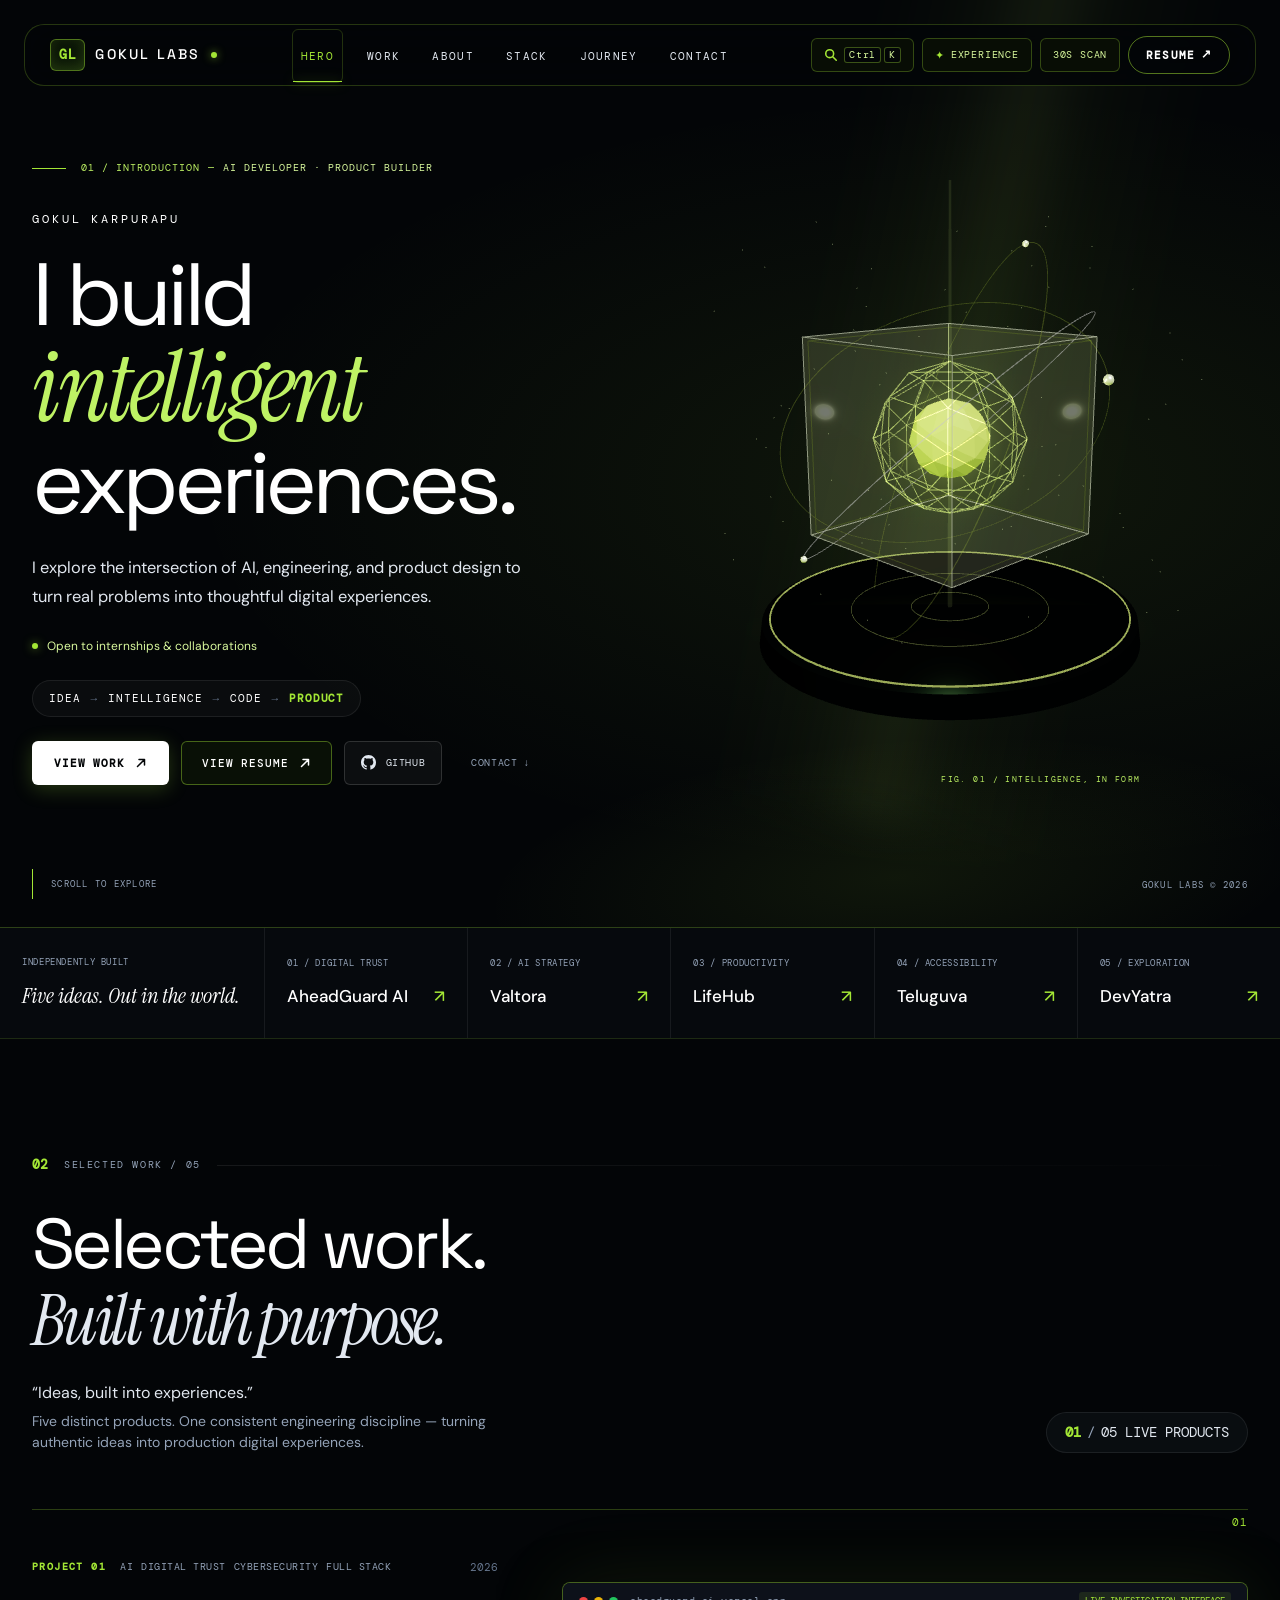
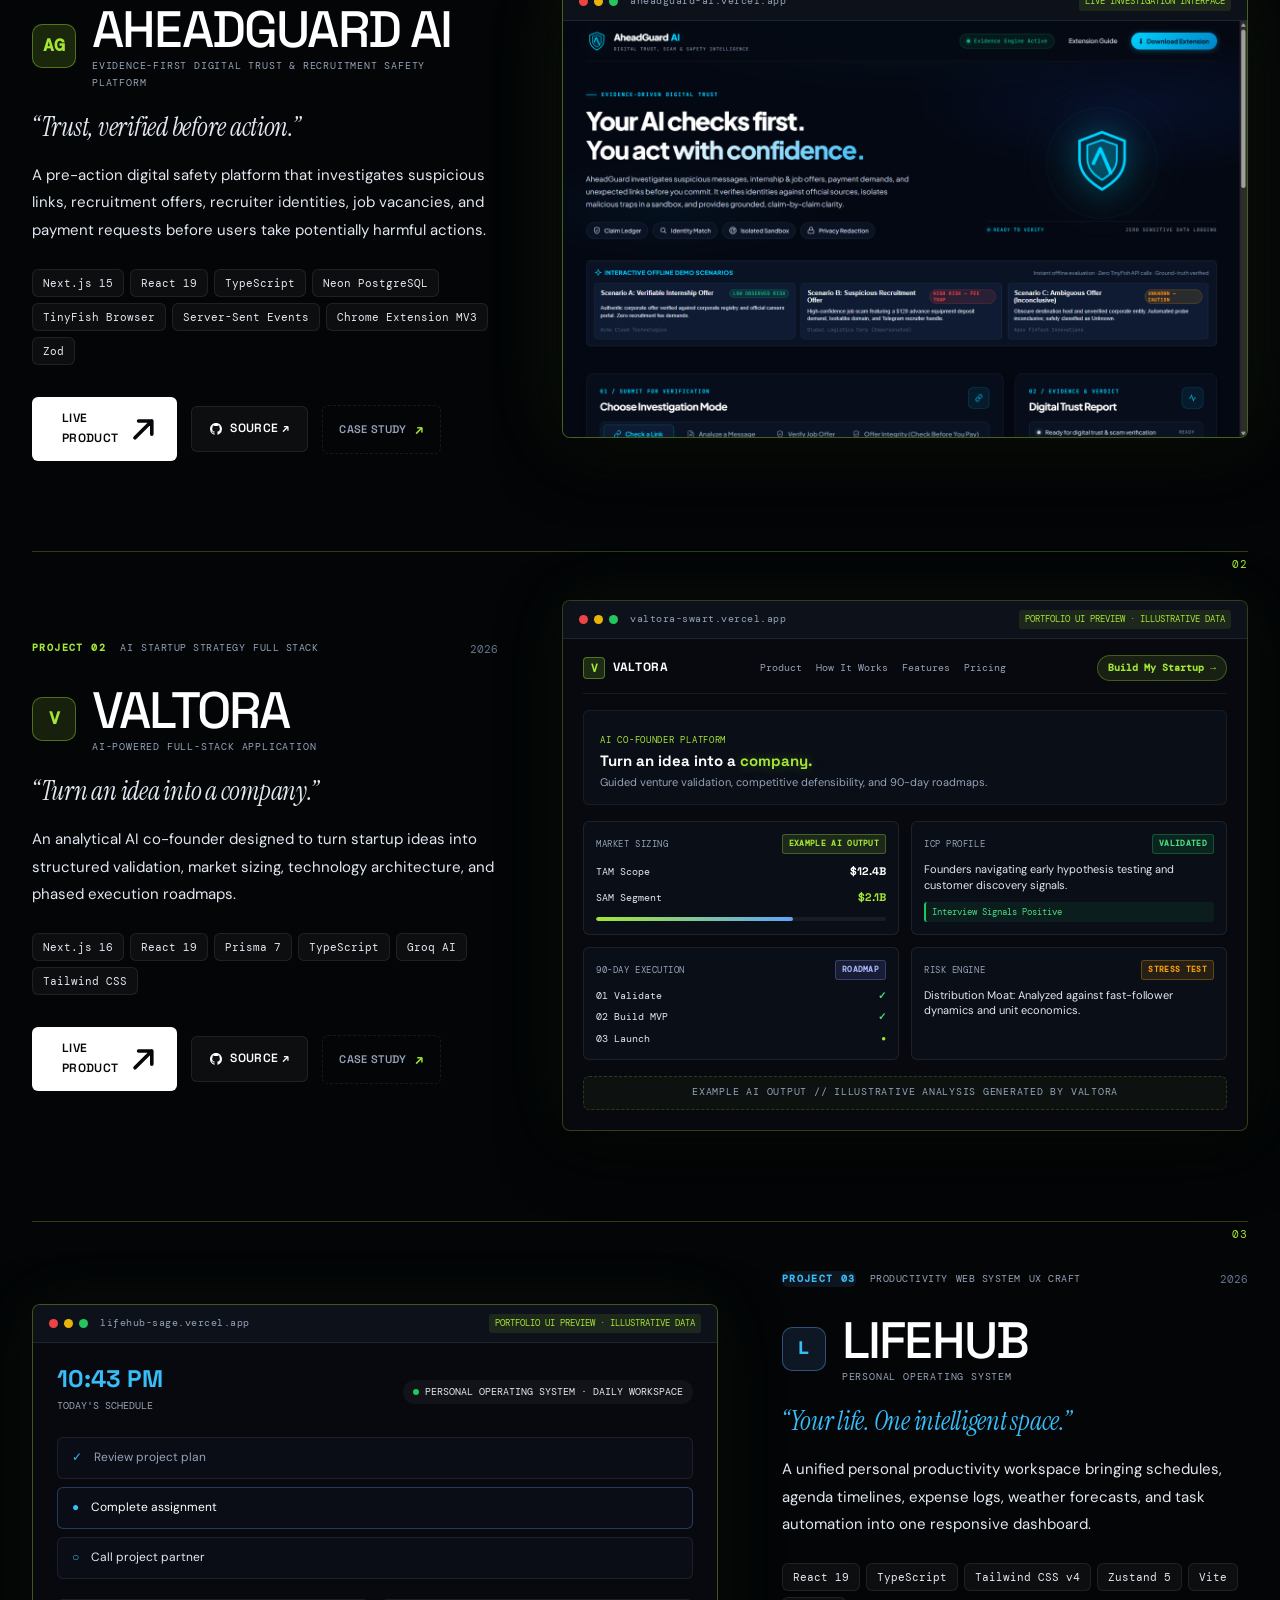
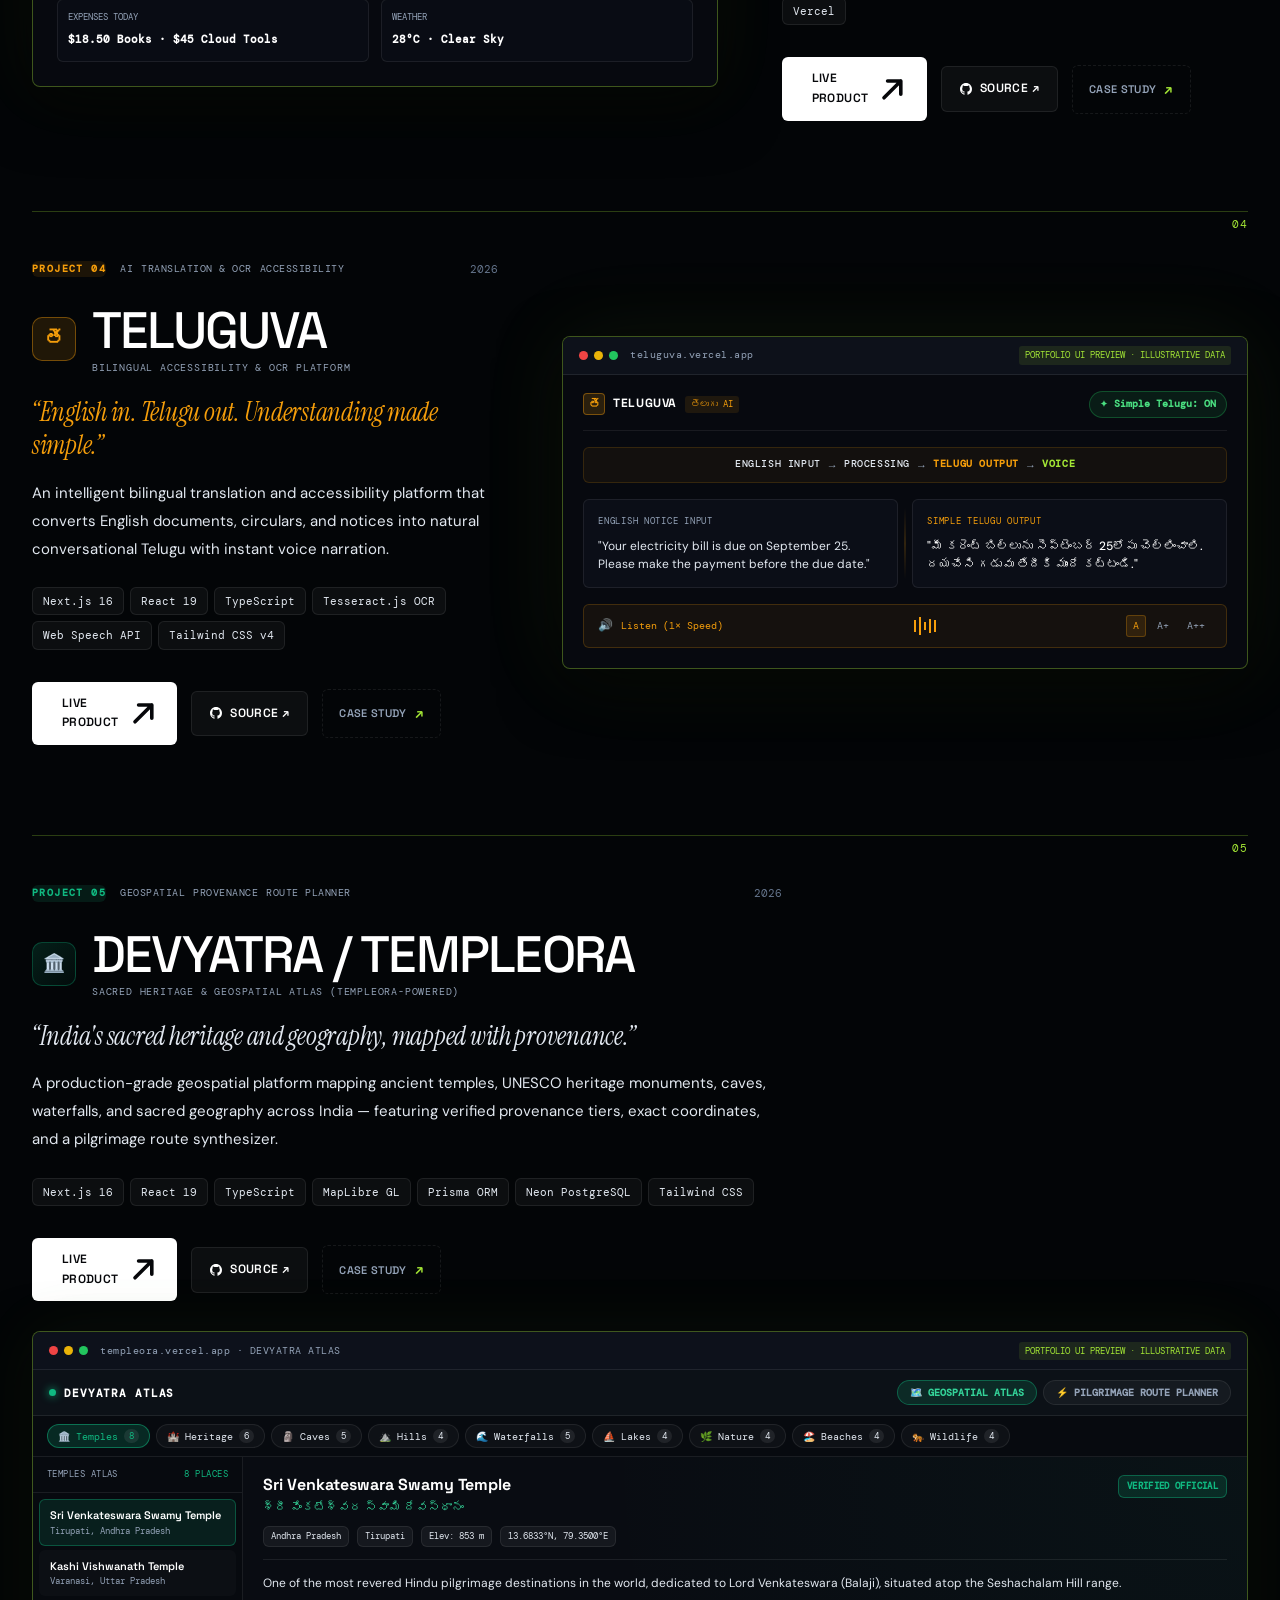
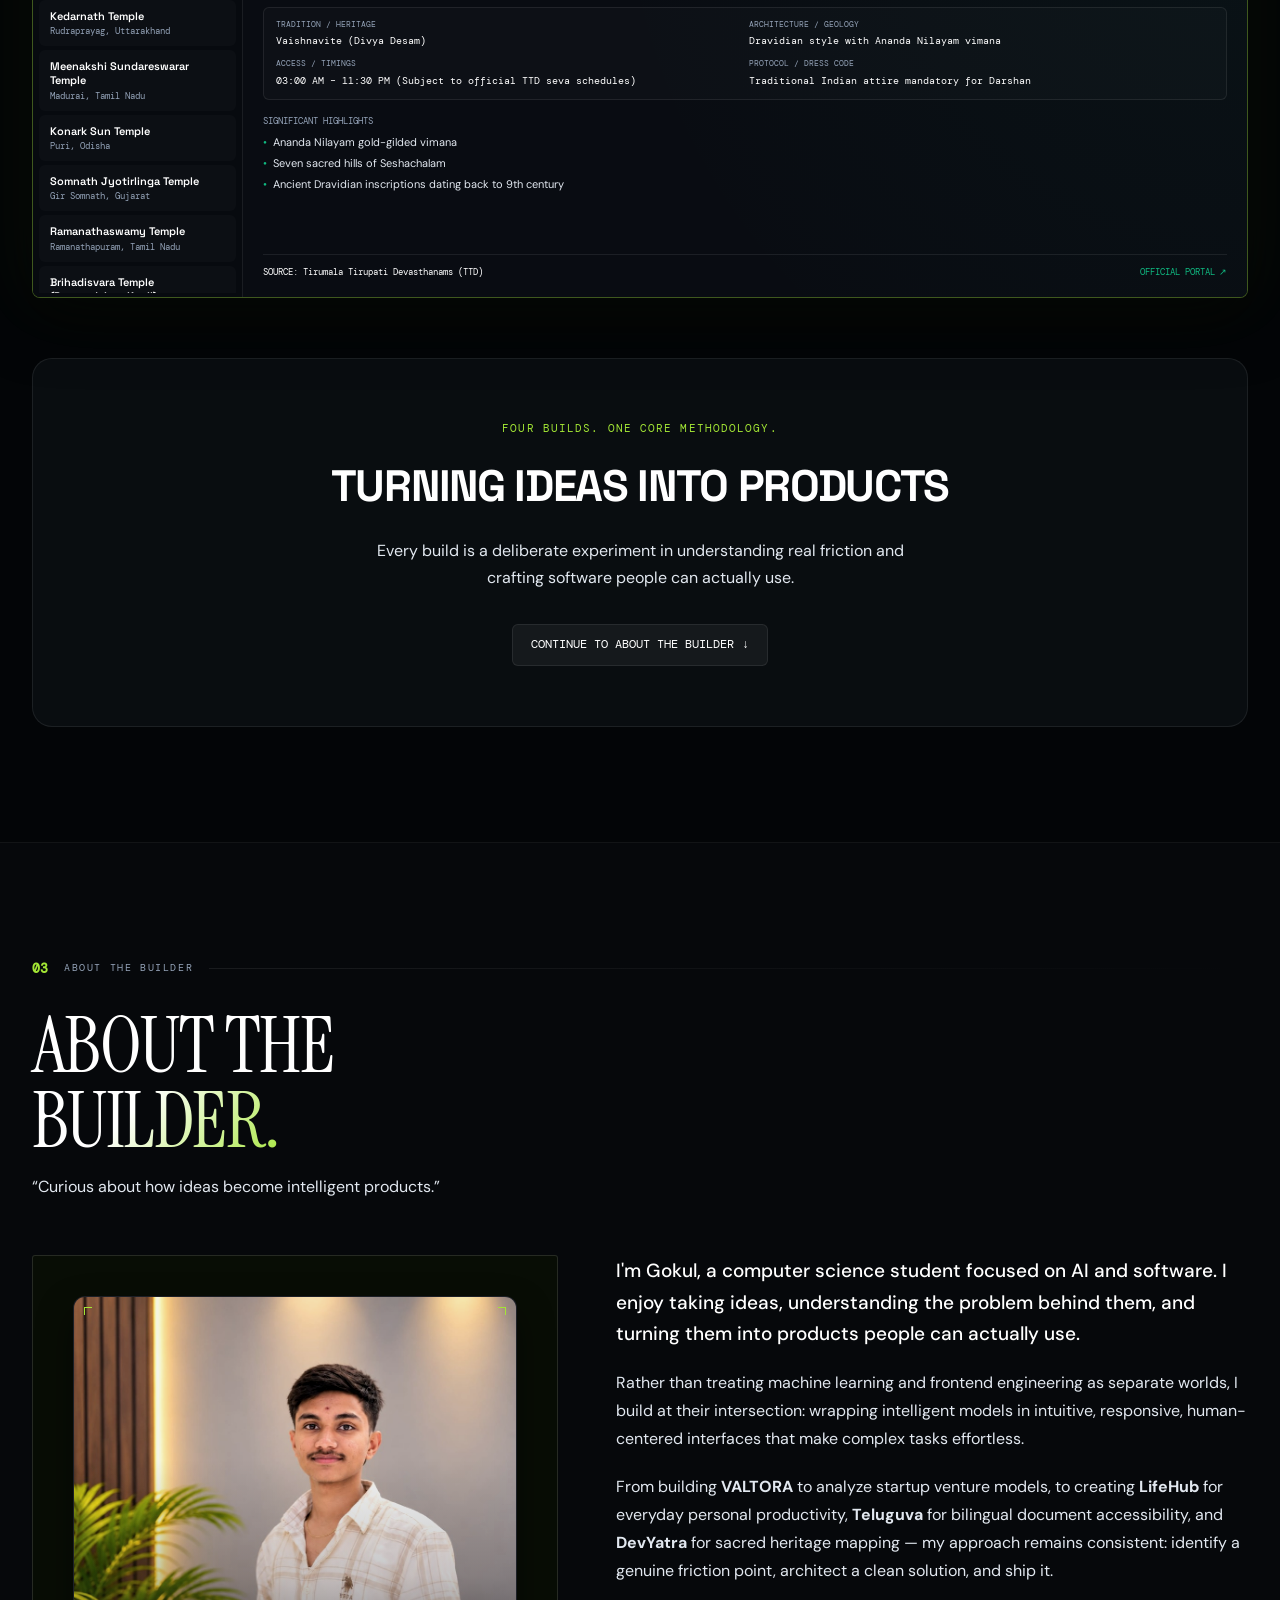
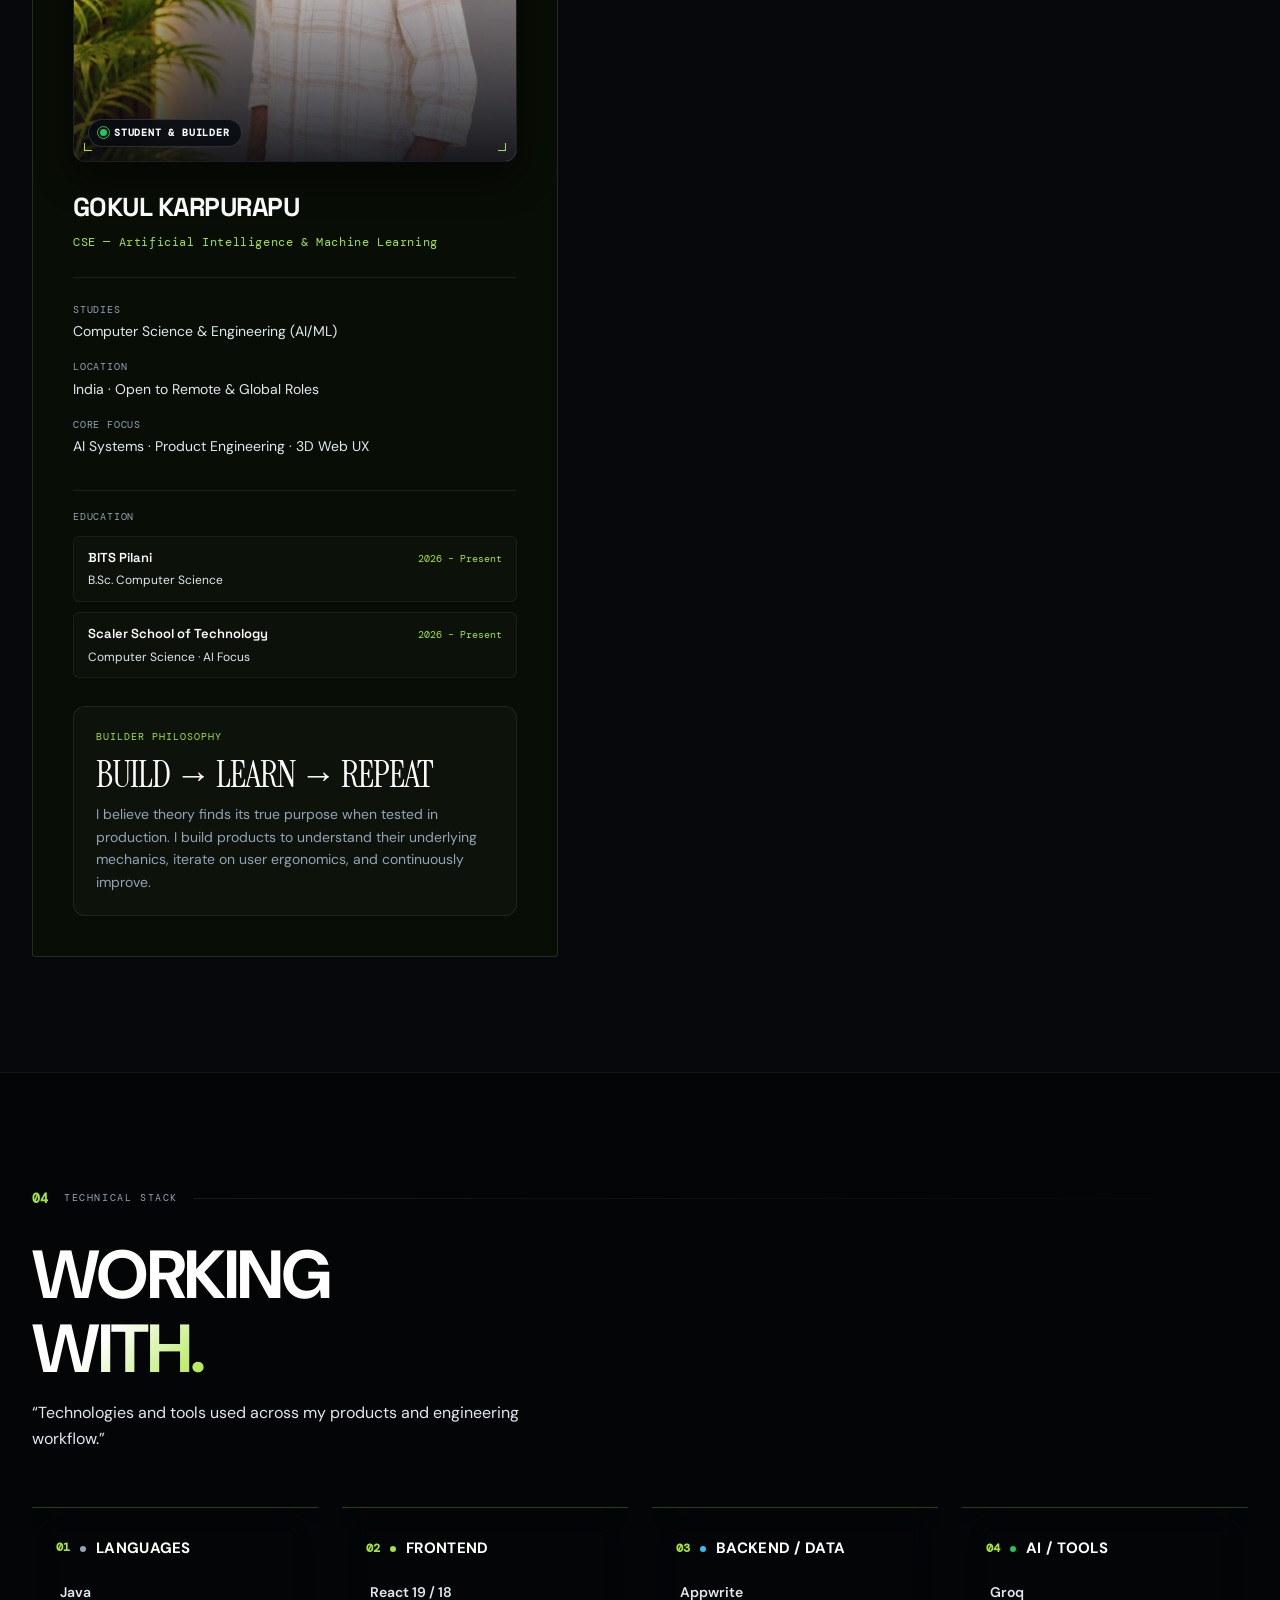
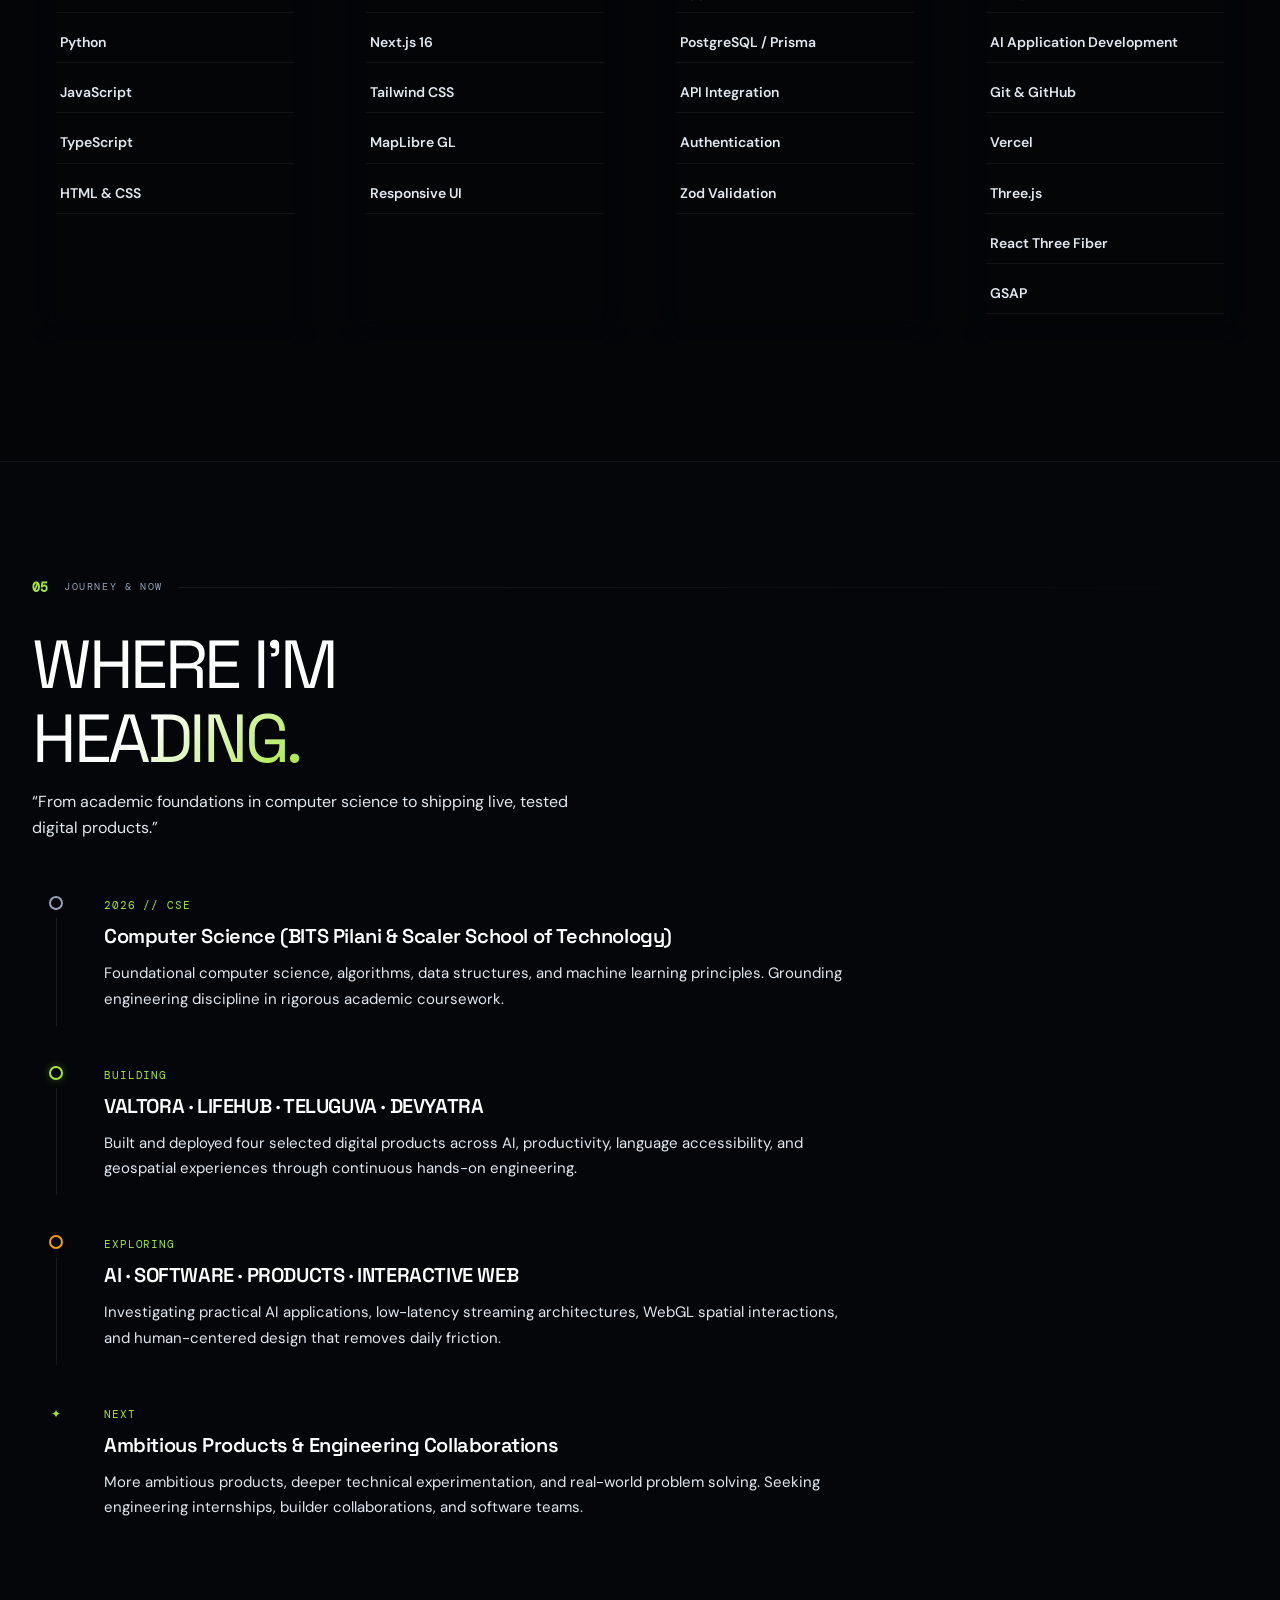
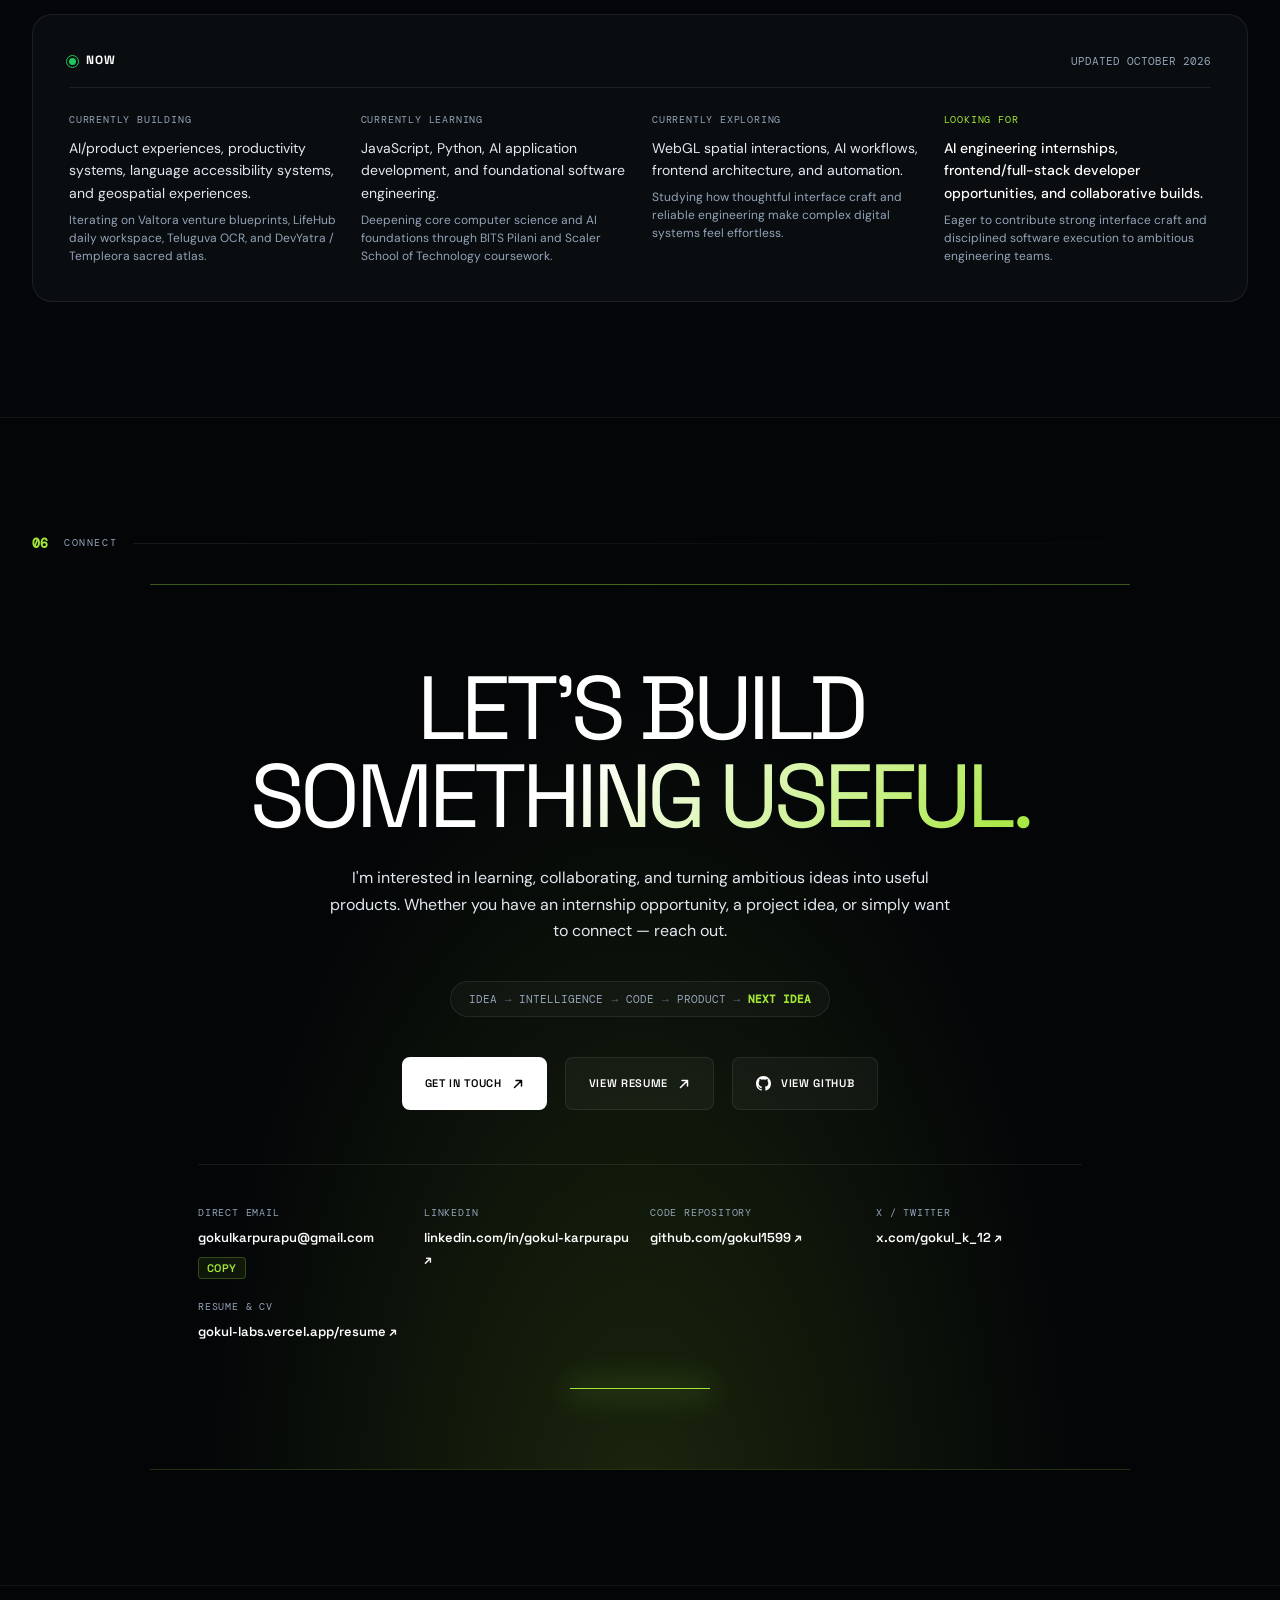
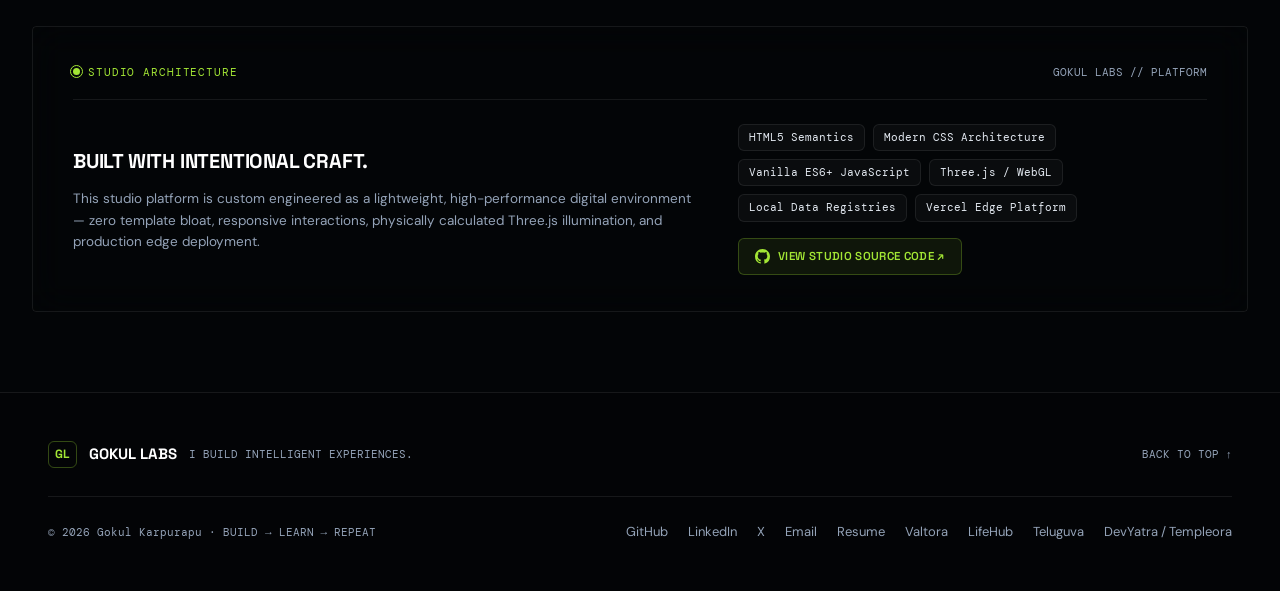
<file: index.html>
<!DOCTYPE html>
<html lang="en">
<head>
  <meta charset="UTF-8">
  <meta name="viewport" content="width=device-width, initial-scale=1.0">
  
  <!-- Primary SEO Metadata -->
  <title>Gokul Karpurapu — AI Developer &amp; Product Builder</title>
  <meta name="title" content="Gokul Karpurapu — AI Developer &amp; Product Builder">
  <meta name="description" content="Gokul Karpurapu is a CSE student focused on AI, software and product building, creating intelligent digital experiences and real-world products including AheadGuard AI, VALTORA, LifeHub, Teluguva, and DevYatra.">
  <meta name="keywords" content="Gokul Karpurapu, Gokul Labs, AI Developer, Product Builder, Software Engineer, AheadGuard AI, VALTORA, LifeHub, Teluguva, DevYatra, Digital Trust, BITS Pilani, Scaler School of Technology">
  <meta name="author" content="Gokul Karpurapu">
  <meta name="theme-color" content="#030507">
  <link rel="canonical" href="https://gokul-labs.vercel.app">

  <!-- Open Graph / Facebook / LinkedIn -->
  <meta property="og:type" content="website">
  <meta property="og:url" content="https://gokul-labs.vercel.app">
  <meta property="og:title" content="Gokul Karpurapu — AI Developer &amp; Product Builder">
  <meta property="og:description" content="I build software and digital products while exploring AI, engineering, and real-world problem solving. Creator of AheadGuard AI, VALTORA, LifeHub, Teluguva, and DevYatra.">
  <meta property="og:site_name" content="GOKUL LABS">
  
  <!-- Twitter Cards -->
  <meta name="twitter:card" content="summary_large_image">
  <meta name="twitter:site" content="@gokul_k_12">
  <meta name="twitter:creator" content="@gokul_k_12">
  <meta name="twitter:url" content="https://gokul-labs.vercel.app">
  <meta name="twitter:title" content="Gokul Karpurapu — AI Developer &amp; Product Builder">
  <meta name="twitter:description" content="I build software and digital products while exploring AI, engineering, and real-world problem solving. Creator of AheadGuard AI, VALTORA, LifeHub, Teluguva, and DevYatra.">

  <!-- Modern Vector Favicon -->
  <link rel="icon" type="image/svg+xml" href="favicon.svg">

  <!-- Editorial Typography Matrix: Space Grotesk, Sora, Instrument Serif, IBM Plex Mono, Manrope, DM Sans, DM Mono -->
  <link rel="preconnect" href="https://fonts.googleapis.com">
  <link rel="preconnect" href="https://fonts.gstatic.com" crossorigin>
  <link href="https://fonts.googleapis.com/css2?family=DM+Mono:ital,wght@0,400;0,500;1,400&family=DM+Sans:ital,opsz,wght@0,9..40,400..700;1,9..40,400&family=Instrument+Serif:ital@0;1&family=Space+Grotesk:wght@400;500;600;700&display=swap" rel="stylesheet">
  
  <!-- Core Stylesheet -->
  <link rel="stylesheet" href="style.css">
  <link rel="stylesheet" href="premium.css">
  <link rel="stylesheet" href="cinematic.css">

  <!-- Structured Data / JSON-LD -->
  <script type="application/ld+json">
  {
    "@context": "https://schema.org",
    "@graph": [
      {
        "@type": "Person",
        "@id": "https://gokul-labs.vercel.app/#person",
        "name": "Gokul Karpurapu",
        "jobTitle": "AI Developer · Product Builder",
        "url": "https://gokul-labs.vercel.app",
        "email": "mailto:gokulkarpurapu@gmail.com",
        "sameAs": [
          "https://x.com/gokul_k_12",
          "https://github.com/gokul1599",
          "https://www.linkedin.com/in/gokul-karpurapu-8b234141b/"
        ],
        "knowsAbout": [
          "Artificial Intelligence",
          "Product Engineering",
          "Full-Stack Web Development",
          "Prompt Engineering",
          "Three.js",
          "React",
          "Next.js"
        ],
        "alumniOf": [
          {
            "@type": "EducationalOrganization",
            "name": "BITS Pilani"
          },
          {
            "@type": "EducationalOrganization",
            "name": "Scaler School of Technology"
          }
        ]
      },
      {
        "@type": "WebSite",
        "@id": "https://gokul-labs.vercel.app/#website",
        "url": "https://gokul-labs.vercel.app",
        "name": "GOKUL LABS",
        "publisher": {
          "@id": "https://gokul-labs.vercel.app/#person"
        }
      }
    ]
  }
  </script>
</head>
<body class="theme-dark">
  <!-- Skip Link for Accessibility -->
  <a href="#main-content" class="skip-link">Skip to main content</a>

  <!-- Scroll Progress Indicator -->
  <div id="scroll-progress" aria-hidden="true"></div>

  <!-- Ambient Light Bloom & Noise Overlay -->
  <div class="ambient-light-bloom" aria-hidden="true"></div>
  <div class="noise-overlay" aria-hidden="true"></div>

  <!-- HEADER & PRIMARY NAVIGATION (Desktop + Mobile) -->
  <header class="site-header" id="navbar">
    <div class="header-inner">
      <!-- Brand Signature -->
      <a href="#hero" class="brand-signature" aria-label="Gokul Labs Home">
        <span class="brand-monogram">GL</span>
        <span class="brand-title">GOKUL LABS</span>
        <span class="brand-status-dot" title="Available for internships &amp; collaborations" aria-hidden="true"></span>
      </a>

      <!-- Desktop Navigation Menu -->
      <nav class="nav-desktop" id="nav-desktop" aria-label="Primary Navigation">
        <ul class="nav-list">
          <li><a href="#hero" class="nav-link active" data-nav="hero">HERO</a></li>
          <li><a href="#work" class="nav-link" data-nav="work">WORK</a></li>
          <li><a href="#about" class="nav-link" data-nav="about">ABOUT</a></li>
          <li><a href="#stack" class="nav-link" data-nav="stack">STACK</a></li>
          <li><a href="#journey" class="nav-link" data-nav="journey">JOURNEY</a></li>
          <li><a href="#contact" class="nav-link" data-nav="contact">CONTACT</a></li>
        </ul>
      </nav>

      <!-- Header Utilities -->
      <div class="header-actions">
        <!-- Command Palette Trigger (Cmd+K / Ctrl+K) -->
        <button class="cmd-trigger-btn magnetic-btn" id="cmd-trigger-btn" aria-label="Open Command Palette (Ctrl+K)" title="Command Palette (Ctrl+K / ⌘K)">
          <span class="cmd-icon-svg">
            <svg viewBox="0 0 16 16" fill="none" stroke="currentColor" stroke-width="1.8" aria-hidden="true">
              <circle cx="6.5" cy="6.5" r="4.5"/>
              <path d="M10 10l4 4" stroke-linecap="round"/>
            </svg>
          </span>
          <span class="cmd-kbd-badge" id="cmd-kbd-badge"><kbd id="cmd-key-symbol">Ctrl</kbd><kbd>K</kbd></span>
        </button>

        <!-- Experience Mode / Read Mode Toggle -->
        <button class="mode-toggle-btn magnetic-btn" id="mode-toggle-btn" aria-label="Toggle Experience Mode / Read Mode" title="Toggle Experience Mode / Minimal Read Mode">
          <span class="mode-sparkle">✦</span>
          <span class="mode-label" id="mode-label">EXPERIENCE</span>
        </button>

        <!-- Recruiter 30s Quick View Trigger -->
        <button class="recruiter-quick-btn magnetic-btn" id="recruiter-quick-btn" aria-label="Recruiter 30-second executive summary">
          <span>30S SCAN</span>
        </button>

        <a href="assets/resume/resume.html" target="_blank" rel="noopener noreferrer" class="header-resume-btn magnetic-btn" aria-label="View Gokul's Resume">
          <span>RESUME</span>
          <span class="btn-arr-icon">↗</span>
        </a>

        <div class="available-badge">
          <span class="pulse-beacon"></span>
          <span class="badge-label">AVAILABLE FOR OPPORTUNITIES</span>
        </div>

        <!-- Mobile Menu Toggle Button -->
        <button class="mobile-menu-btn" id="menu-btn" aria-label="Toggle navigation menu" aria-expanded="false" aria-controls="mobile-nav">
          <span class="menu-bar"></span>
          <span class="menu-bar"></span>
        </button>
      </div>
    </div>

    <!-- Mobile Navigation Drawer -->
    <div class="mobile-nav-drawer" id="mobile-nav" aria-hidden="true">
      <div class="mobile-drawer-content">
        <div class="mobile-drawer-meta">
          <span class="drawer-kicker">GOKUL LABS</span>
        </div>
        <ul class="mobile-nav-list">
          <li><a href="#hero" class="mobile-nav-link" data-nav="hero"><span class="m-num">01</span><span class="m-text">HERO</span></a></li>
          <li><a href="#work" class="mobile-nav-link" data-nav="work"><span class="m-num">02</span><span class="m-text">SELECTED WORK</span></a></li>
          <li><a href="#about" class="mobile-nav-link" data-nav="about"><span class="m-num">03</span><span class="m-text">ABOUT THE BUILDER</span></a></li>
          <li><a href="#stack" class="mobile-nav-link" data-nav="stack"><span class="m-num">04</span><span class="m-text">STACK</span></a></li>
          <li><a href="#journey" class="mobile-nav-link" data-nav="journey"><span class="m-num">05</span><span class="m-text">JOURNEY &amp; NOW</span></a></li>
          <li><a href="#contact" class="mobile-nav-link" data-nav="contact"><span class="m-num">06</span><span class="m-text">CONTACT</span></a></li>
        </ul>
        <div class="mobile-drawer-utilities">
          <button type="button" class="mobile-util-btn" id="m-btn-cmd">
            <svg viewBox="0 0 16 16" fill="none" stroke="currentColor" stroke-width="1.8" aria-hidden="true" width="13" height="13"><circle cx="6.5" cy="6.5" r="4.5"/><path d="M10 10l4 4" stroke-linecap="round"/></svg>
            <span>COMMAND PALETTE (CTRL+K)</span>
          </button>
          <button type="button" class="mobile-util-btn" id="m-btn-recruiter">
            <span>⚡ RECRUITER 30S SCAN</span>
          </button>
          <button type="button" class="mobile-util-btn" id="m-btn-mode">
            <span>✦ TOGGLE EXPERIENCE / READ MODE</span>
          </button>
        </div>
        <div class="mobile-drawer-footer">
          <div class="drawer-external-links">
            <a href="assets/resume/resume.html" target="_blank" rel="noopener noreferrer">RESUME ↗</a>
            <a href="https://www.linkedin.com/in/gokul-karpurapu-8b234141b/" target="_blank" rel="noopener noreferrer">LINKEDIN ↗</a>
            <a href="https://github.com/gokul1599" target="_blank" rel="noopener noreferrer">GITHUB ↗</a>
            <a href="https://x.com/gokul_k_12" target="_blank" rel="noopener noreferrer">X ↗</a>
            <a href="mailto:gokulkarpurapu@gmail.com">EMAIL ↗</a>
          </div>
        </div>
      </div>
    </div>
  </header>

  <!-- MAIN VIEWPORT CONTENT -->
  <main id="main-content">

    <!-- ============================================================
         SECTION 01: HERO — THE LIVING DIGITAL ARCHITECTURE
         ============================================================ -->
    <section class="section-hero" id="hero" aria-label="Introduction">
      <div class="hero-container">
        <!-- Hero Left Column: Editorial Typography Dominance -->
        <div class="hero-text-pane">
          <!-- Subtle Editorial Kicker -->
          <div class="hero-meta-kicker reveal">
            <span class="section-idx">01 / INTRODUCTION</span>
            <span class="meta-separator">—</span>
            <span class="hero-badge">AI DEVELOPER · PRODUCT BUILDER</span>
          </div>

          <!-- Creator Identity -->
          <h2 class="hero-creator-name reveal">
            GOKUL KARPURAPU
          </h2>

          <!-- Main Core Statement (Huge Editorial Scale) -->
          <h1 class="hero-headline reveal">
            <span>I build</span><br>
            <span class="headline-gradient">intelligent</span><br>
            <span>experiences.</span>
          </h1>

          <!-- Concise Supporting Copy -->
          <p class="hero-subtext reveal">
            I explore the intersection of AI, engineering, and product design to turn real problems into thoughtful digital experiences.
          </p>

          <p class="studio-availability"><span aria-hidden="true"></span>Open to internships &amp; collaborations</p>

          <!-- Core Transformation Sequence Pill -->
          <div class="hero-doctrine-strip reveal" aria-label="Brand narrative transformation">
            <span class="doctrine-node active">IDEA</span>
            <span class="doctrine-arrow">→</span>
            <span class="doctrine-node active">INTELLIGENCE</span>
            <span class="doctrine-arrow">→</span>
            <span class="doctrine-node active">CODE</span>
            <span class="doctrine-arrow">→</span>
            <span class="doctrine-node active highlight">PRODUCT</span>
          </div>

          <!-- Hero Action CTAs -->
          <div class="hero-cta-group reveal">
            <a href="#work" class="btn-primary magnetic-btn">
              <span>VIEW WORK</span>
              <svg viewBox="0 0 12 12" fill="none" class="btn-icon" aria-hidden="true">
                <path d="M2.5 9.5L9.5 2.5M9.5 2.5H4M9.5 2.5V8" stroke="currentColor" stroke-width="1.5" stroke-linecap="round" stroke-linejoin="round"/>
              </svg>
            </a>

            <a href="assets/resume/resume.html" target="_blank" rel="noopener noreferrer" class="btn-secondary btn-resume-cta magnetic-btn">
              <span>VIEW RESUME</span>
              <svg viewBox="0 0 12 12" fill="none" class="btn-icon" aria-hidden="true">
                <path d="M2.5 9.5L9.5 2.5M9.5 2.5H4M9.5 2.5V8" stroke="currentColor" stroke-width="1.5" stroke-linecap="round" stroke-linejoin="round"/>
              </svg>
            </a>

            <a href="https://github.com/gokul1599" target="_blank" rel="noopener noreferrer" class="btn-secondary btn-github-cta magnetic-btn">
              <svg viewBox="0 0 16 16" fill="currentColor" class="gh-icon" aria-hidden="true">
                <path d="M8 0C3.58 0 0 3.58 0 8a8.01 8.01 0 005.47 7.59c.4.07.55-.17.55-.38 0-.19-.01-.82-.01-1.49-2.01.37-2.53-.49-2.69-.94-.09-.23-.48-.94-.82-1.13-.28-.15-.68-.52-.01-.53.63-.01 1.08.58 1.23.82.72 1.21 1.87.87 2.33.66.07-.52.28-.87.51-1.07-1.78-.2-3.64-.89-3.64-3.95 0-.87.31-1.59.82-2.15-.08-.2-.36-1.02.08-2.12 0 0 .67-.21 2.2.82.64-.18 1.32-.27 2-.27.68 0 1.36.09 2 .27 1.53-1.04 2.2-.82 2.2-.82.44 1.1.16 1.92.08 2.12.51.56.82 1.27.82 2.15 0 3.07-1.87 3.75-3.65 3.95.29.25.54.73.54 1.48 0 1.07-.01 1.93-.01 2.2 0 .21.15.46.55.38A8.01 8.01 0 0016 8c0-4.42-3.58-8-8-8z"/>
              </svg>
              <span>GITHUB</span>
            </a>

            <a href="#contact" class="btn-tertiary btn-contact-cta">
              <span>CONTACT</span>
              <span class="arrow-down">↓</span>
            </a>
          </div>
        </div>

        <!-- Hero Right Column: Spatial Zone for 3D Living Digital Artifact -->
        <div class="hero-artifact-hud" id="hero-artifact-hud" role="img" aria-label="A floating crystalline cube with a luminous AI core and orbital rings above a lit pedestal">
          <img class="crystal-fallback webgl-fallback-emblem" id="crystal-fallback" src="assets/crystal-fallback.svg" alt="" width="640" height="660" aria-hidden="true">
          <canvas id="webgl-canvas" aria-hidden="true"></canvas>
          <span class="artifact-caption" aria-hidden="true"><span>FIG. 01 / INTELLIGENCE, IN FORM</span><span>Ideas, taking shape.</span></span>
        </div>
      </div>

      <!-- Hero Bottom Editorial Status Bar -->
      <div class="hero-bottom-bar">
        <div class="bar-left">
          <span class="bar-diamond">◆</span>
          <span class="bar-tag">SCROLL TO EXPLORE</span>
        </div>
        <div class="bar-center">
          <span class="bar-scroll-text">SCROLL TO EXPLORE</span>
          <span class="bar-scroll-line"></span>
        </div>
        <div class="bar-right">
          <span class="bar-date">GOKUL LABS © 2026</span>
        </div>
      </div>
    </section>


    <!-- ============================================================
         SECTION 02: SELECTED WORK (CINEMATIC PROJECT SEQUENCE)
         ============================================================ -->
    <nav class="selected-index" aria-label="Selected project index">
      <div class="index-intro"><span>INDEPENDENTLY BUILT</span><strong>Five ideas. Out in the world.</strong></div>
      <a href="#project-aheadguard"><span>01 / DIGITAL TRUST</span><strong>AheadGuard AI <span aria-hidden="true">↗</span></strong></a>
      <a href="#project-valtora"><span>02 / AI STRATEGY</span><strong>Valtora <span aria-hidden="true">↗</span></strong></a>
      <a href="#project-lifehub"><span>03 / PRODUCTIVITY</span><strong>LifeHub <span aria-hidden="true">↗</span></strong></a>
      <a href="#project-teluguva"><span>04 / ACCESSIBILITY</span><strong>Teluguva <span aria-hidden="true">↗</span></strong></a>
      <a href="#project-devyatra"><span>05 / EXPLORATION</span><strong>DevYatra <span aria-hidden="true">↗</span></strong></a>
    </nav>

    <section class="section-wrapper" id="work" aria-label="Selected Projects">
      <div class="section-container">
        <!-- Section Header Meta -->
        <div class="section-header-meta reveal">
          <span class="section-number">02</span>
          <span class="section-tag">SELECTED WORK / 05</span>
          <span class="section-line"></span>
        </div>

        <!-- Section Title Row -->
        <div class="section-title-row reveal">
          <div class="title-col">
            <h2 class="section-heading">Selected work.<br><span class="gradient-text">Built with purpose.</span></h2>
            <p class="section-subtext">
              “Ideas, built into experiences.”
            </p>
            <p class="section-subtext-detail" style="font-size: 14px; color: var(--text-muted); margin-top: 6px; line-height: 1.5;">
              Five distinct products. One consistent engineering discipline — turning authentic ideas into production digital experiences.
            </p>
          </div>
          <div class="work-counter-pill">
            <span class="counter-active" id="work-active-indicator">01</span>
            <span class="counter-divider">/</span>
            <span class="counter-total">05 LIVE PRODUCTS</span>
          </div>
        </div>

        <!-- Desktop Vertical Project Navigator Dock -->
        <aside class="project-nav-dock" id="project-nav-dock" aria-label="Project Quick Navigator">
          <div class="nav-dock-track">
            <div class="nav-dock-indicator" id="nav-dock-indicator"></div>
            <a href="#project-aheadguard" class="nav-dock-item active" data-project="aheadguard" title="Project 01: AHEADGUARD AI">
              <span class="dock-num">01</span>
              <span class="dock-name">AHEADGUARD</span>
            </a>
            <a href="#project-valtora" class="nav-dock-item" data-project="valtora" title="Project 02: VALTORA">
              <span class="dock-num">02</span>
              <span class="dock-name">VALTORA</span>
            </a>
            <a href="#project-lifehub" class="nav-dock-item" data-project="lifehub" title="Project 03: LIFEHUB">
              <span class="dock-num">03</span>
              <span class="dock-name">LIFEHUB</span>
            </a>
            <a href="#project-teluguva" class="nav-dock-item" data-project="teluguva" title="Project 04: TELUGUVA">
              <span class="dock-num">04</span>
              <span class="dock-name">TELUGUVA</span>
            </a>
            <a href="#project-devyatra" class="nav-dock-item" data-project="devyatra" title="Project 05: DEVYATRA">
              <span class="dock-num">05</span>
              <span class="dock-name">DEVYATRA</span>
            </a>
          </div>
        </aside>

        <!-- Project Sequence Container -->
        <div class="projects-wrapper" id="projects-container">

          <!-- ----------------------------------------------------
               PROJECT 01: AHEADGUARD AI
               ---------------------------------------------------- -->
          <article class="project-card aheadguard-theme reveal tilt-card" id="project-aheadguard" data-project-id="aheadguard">
            <div class="project-inner-grid">
              <!-- Left: Project Narrative & Specs -->
              <div class="project-info-pane">
                <div class="project-header-meta">
                  <span class="project-number-badge">PROJECT 01</span>
                  <div class="project-labels">
                    <span class="project-badge">AI</span>
                    <span class="project-badge">DIGITAL TRUST</span>
                    <span class="project-badge">CYBERSECURITY</span>
                    <span class="project-badge">FULL STACK</span>
                  </div>
                  <span class="project-year">2026</span>
                </div>

                <div class="project-identity">
                  <div class="project-brand-mark ag-mark">AG</div>
                  <div>
                    <h3 class="project-title">AHEADGUARD AI</h3>
                    <div class="project-subtitle">EVIDENCE-FIRST DIGITAL TRUST &amp; RECRUITMENT SAFETY PLATFORM</div>
                  </div>
                </div>

                <p class="project-tagline">“Trust, verified before action.”</p>
                <p class="project-description">
                  A pre-action digital safety platform that investigates suspicious links, recruitment offers, recruiter identities, job vacancies, and payment requests before users take potentially harmful actions.
                </p>

                <!-- Verified Technologies -->
                <div class="project-tech-tags">
                  <span class="tech-tag">Next.js 15</span>
                  <span class="tech-tag">React 19</span>
                  <span class="tech-tag">TypeScript</span>
                  <span class="tech-tag">Neon PostgreSQL</span>
                  <span class="tech-tag">TinyFish Browser</span>
                  <span class="tech-tag">Server-Sent Events</span>
                  <span class="tech-tag">Chrome Extension MV3</span>
                  <span class="tech-tag">Zod</span>
                </div>

                <!-- Action CTAs -->
                <div class="project-cta-group">
                  <a class="btn-live lime-btn magnetic-btn" href="https://aheadguard-ai.vercel.app/" target="_blank" rel="noopener noreferrer">
                    <span class="btn-sweep-light"></span>
                    <span>LIVE PRODUCT</span>
                    <svg viewBox="0 0 12 12" fill="none" class="btn-arrow" aria-hidden="true"><path d="M2.5 9.5L9.5 2.5M9.5 2.5H4M9.5 2.5V8" stroke="currentColor" stroke-width="1.5" stroke-linecap="round" stroke-linejoin="round"/></svg>
                  </a>

                  <a class="btn-source magnetic-btn" href="https://github.com/gokul1599/AheadGuard-Ai" target="_blank" rel="noopener noreferrer">
                    <svg viewBox="0 0 16 16" fill="currentColor" class="btn-icon" aria-hidden="true"><path d="M8 0C3.58 0 0 3.58 0 8a8.01 8.01 0 005.47 7.59c.4.07.55-.17.55-.38 0-.19-.01-.82-.01-1.49-2.01.37-2.53-.49-2.69-.94-.09-.23-.48-.94-.82-1.13-.28-.15-.68-.52-.01-.53.63-.01 1.08.58 1.23.82.72 1.21 1.87.87 2.33.66.07-.52.28-.87.51-1.07-1.78-.2-3.64-.89-3.64-3.95 0-.87.31-1.59.82-2.15-.08-.2-.36-1.02.08-2.12 0 0 .67-.21 2.2.82.64-.18 1.32-.27 2-.27.68 0 1.36.09 2 .27 1.53-1.04 2.2-.82 2.2-.82.44 1.1.16 1.92.08 2.12.51.56.82 1.27.82 2.15 0 3.07-1.87 3.75-3.65 3.95.29.25.54.73.54 1.48 0 1.07-.01 1.93-.01 2.2 0 .21.15.46.55.38A8.01 8.01 0 0016 8c0-4.42-3.58-8-8-8z"/></svg>
                    <span>SOURCE ↗</span>
                  </a>

                  <a href="work/aheadguard/index.html" class="btn-inspect-study btn-study-link">
                    <span>CASE STUDY</span>
                    <span class="inspect-icon">↗</span>
                  </a>
                </div>
              </div>

              <!-- Right: Project Real Visual Canvas Frame -->
              <div class="project-visual-pane">
                <div class="project-browser-frame aheadguard-preview-frame">
                  <div class="browser-chrome">
                    <div class="chrome-dots">
                      <span class="dot red"></span>
                      <span class="dot yellow"></span>
                      <span class="dot green"></span>
                    </div>
                    <span class="chrome-title">aheadguard-ai.vercel.app</span>
                    <span class="chrome-badge">LIVE INVESTIGATION INTERFACE</span>
                  </div>

                  <!-- Authentic AheadGuard Visual Preview -->
                  <div class="aheadguard-product-ui">
                    <img src="assets/projects/aheadguard/aheadguard-dashboard.png" alt="AheadGuard AI live investigation cockpit and digital trust report" class="product-preview-img" loading="lazy" />
                  </div>
                </div>
              </div>
            </div>
          </article>

          <!-- ----------------------------------------------------
               PROJECT 02: VALTORA
               ---------------------------------------------------- -->
          <article class="project-card valtora-theme reveal tilt-card" id="project-valtora" data-project-id="valtora">
            <div class="project-inner-grid">
              <!-- Left: Project Narrative & Specs -->
              <div class="project-info-pane">
                <div class="project-header-meta">
                  <span class="project-number-badge">PROJECT 02</span>
                  <div class="project-labels">
                    <span class="project-badge">AI</span>
                    <span class="project-badge">STARTUP STRATEGY</span>
                    <span class="project-badge">FULL STACK</span>
                  </div>
                  <span class="project-year">2026</span>
                </div>

                <div class="project-identity">
                  <div class="project-brand-mark v-mark">V</div>
                  <div>
                    <h3 class="project-title">VALTORA</h3>
                    <div class="project-subtitle">AI-POWERED FULL-STACK APPLICATION</div>
                  </div>
                </div>

                <p class="project-tagline">“Turn an idea into a company.”</p>
                <p class="project-description">
                  An analytical AI co-founder designed to turn startup ideas into structured validation, market sizing, technology architecture, and phased execution roadmaps.
                </p>

                <!-- Verified Technologies -->
                <div class="project-tech-tags">
                  <span class="tech-tag">Next.js 16</span>
                  <span class="tech-tag">React 19</span>
                  <span class="tech-tag">Prisma 7</span>
                  <span class="tech-tag">TypeScript</span>
                  <span class="tech-tag">Groq AI</span>
                  <span class="tech-tag">Tailwind CSS</span>
                </div>

                <!-- Action CTAs -->
                <div class="project-cta-group">
                  <a class="btn-live cyan-btn magnetic-btn" href="https://valtora-swart.vercel.app/" target="_blank" rel="noopener noreferrer">
                    <span class="btn-sweep-light"></span>
                    <span>LIVE PRODUCT</span>
                    <svg viewBox="0 0 12 12" fill="none" class="btn-arrow" aria-hidden="true"><path d="M2.5 9.5L9.5 2.5M9.5 2.5H4M9.5 2.5V8" stroke="currentColor" stroke-width="1.5" stroke-linecap="round" stroke-linejoin="round"/></svg>
                  </a>

                  <a class="btn-source magnetic-btn" href="https://github.com/gokul1599/valtora" target="_blank" rel="noopener noreferrer">
                    <svg viewBox="0 0 16 16" fill="currentColor" class="btn-icon" aria-hidden="true"><path d="M8 0C3.58 0 0 3.58 0 8a8.01 8.01 0 005.47 7.59c.4.07.55-.17.55-.38 0-.19-.01-.82-.01-1.49-2.01.37-2.53-.49-2.69-.94-.09-.23-.48-.94-.82-1.13-.28-.15-.68-.52-.01-.53.63-.01 1.08.58 1.23.82.72 1.21 1.87.87 2.33.66.07-.52.28-.87.51-1.07-1.78-.2-3.64-.89-3.64-3.95 0-.87.31-1.59.82-2.15-.08-.2-.36-1.02.08-2.12 0 0 .67-.21 2.2.82.64-.18 1.32-.27 2-.27.68 0 1.36.09 2 .27 1.53-1.04 2.2-.82 2.2-.82.44 1.1.16 1.92.08 2.12.51.56.82 1.27.82 2.15 0 3.07-1.87 3.75-3.65 3.95.29.25.54.73.54 1.48 0 1.07-.01 1.93-.01 2.2 0 .21.15.46.55.38A8.01 8.01 0 0016 8c0-4.42-3.58-8-8-8z"/></svg>
                    <span>SOURCE ↗</span>
                  </a>

                  <a href="work/valtora/index.html" class="btn-inspect-study btn-study-link">
                    <span>CASE STUDY</span>
                    <span class="inspect-icon">↗</span>
                  </a>
                </div>
              </div>

              <!-- Right: Project Real Visual Canvas Frame -->
              <div class="project-visual-pane">
                <div class="project-browser-frame valtora-preview-frame">
                  <div class="browser-chrome">
                    <div class="chrome-dots">
                      <span class="dot red"></span>
                      <span class="dot yellow"></span>
                      <span class="dot green"></span>
                    </div>
                    <span class="chrome-title">valtora-swart.vercel.app</span>
                    <span class="chrome-badge">PORTFOLIO UI PREVIEW · ILLUSTRATIVE DATA</span>
                  </div>

                  <!-- Authentic VALTORA Product Interface -->
                  <div class="valtora-product-ui">
                    <div class="vui-top-bar">
                      <div class="vui-brand">
                        <div class="vui-icon">V</div>
                        <span class="vui-brand-text">VALTORA</span>
                      </div>
                      <div class="vui-nav-links">
                        <span>Product</span>
                        <span>How It Works</span>
                        <span>Features</span>
                        <span>Pricing</span>
                      </div>
                      <span class="vui-cta-pill">Build My Startup →</span>
                    </div>

                    <div class="vui-hero-banner">
                      <span class="vui-hero-tag">AI CO-FOUNDER PLATFORM</span>
                      <h4 class="vui-headline">Turn an idea into a <span class="vui-glow">company.</span></h4>
                      <p class="vui-hero-desc">Guided venture validation, competitive defensibility, and 90-day roadmaps.</p>
                    </div>

                    <div class="vui-cards-grid">
                      <div class="vui-card">
                        <div class="vui-card-head">
                          <span class="vui-head-label">MARKET SIZING</span>
                          <span class="vui-pill-cyan">EXAMPLE AI OUTPUT</span>
                        </div>
                        <div class="vui-metric-row">
                          <span class="vui-m-label">TAM Scope</span>
                          <span class="vui-m-val">$12.4B</span>
                        </div>
                        <div class="vui-metric-row">
                          <span class="vui-m-label">SAM Segment</span>
                          <span class="vui-m-val cyan">$2.1B</span>
                        </div>
                        <div class="vui-bar-track">
                          <span class="vui-bar-fill" style="width: 68%;"></span>
                        </div>
                      </div>

                      <div class="vui-card">
                        <div class="vui-card-head">
                          <span class="vui-head-label">ICP PROFILE</span>
                          <span class="vui-pill-green">VALIDATED</span>
                        </div>
                        <p class="vui-card-body">
                          Founders navigating early hypothesis testing and customer discovery signals.
                        </p>
                        <div class="vui-signal-badge">Interview Signals Positive</div>
                      </div>

                      <div class="vui-card">
                        <div class="vui-card-head">
                          <span class="vui-head-label">90-DAY EXECUTION</span>
                          <span class="vui-pill-indigo">ROADMAP</span>
                        </div>
                        <div class="vui-roadmap-steps">
                          <div class="vui-r-step"><span>01 Validate</span><span class="step-check">✓</span></div>
                          <div class="vui-r-step"><span>02 Build MVP</span><span class="step-check">✓</span></div>
                          <div class="vui-r-step"><span>03 Launch</span><span class="step-dot">●</span></div>
                        </div>
                      </div>

                      <div class="vui-card">
                        <div class="vui-card-head">
                          <span class="vui-head-label">RISK ENGINE</span>
                          <span class="vui-pill-amber">STRESS TEST</span>
                        </div>
                        <p class="vui-card-body">
                          Distribution Moat: Analyzed against fast-follower dynamics and unit economics.
                        </p>
                      </div>

                      <!-- Explicit AI Output Disclaimer -->
                      <div class="vui-disclaimer">
                        <span>EXAMPLE AI OUTPUT // ILLUSTRATIVE ANALYSIS GENERATED BY VALTORA</span>
                      </div>
                    </div>
                  </div>
                </div>
              </div>
            </div>
          </article>

          <!-- ----------------------------------------------------
               PROJECT 02: LIFEHUB
               ---------------------------------------------------- -->
          <article class="project-card lifehub-theme reveal tilt-card" id="project-lifehub" data-project-id="lifehub">
            <div class="project-inner-grid">
              <div class="project-info-pane">
                <div class="project-header-meta">
                  <span class="project-number-badge blue">PROJECT 03</span>
                  <div class="project-labels">
                    <span class="project-badge">PRODUCTIVITY</span>
                    <span class="project-badge">WEB SYSTEM</span>
                    <span class="project-badge">UX CRAFT</span>
                  </div>
                  <span class="project-year">2026</span>
                </div>

                <div class="project-identity">
                  <div class="project-brand-mark l-mark">L</div>
                  <div>
                    <h3 class="project-title">LIFEHUB</h3>
                    <div class="project-subtitle">PERSONAL OPERATING SYSTEM</div>
                  </div>
                </div>

                <p class="project-tagline">“Your life. One intelligent space.”</p>
                <p class="project-description">
                  A unified personal productivity workspace bringing schedules, agenda timelines, expense logs, weather forecasts, and task automation into one responsive dashboard.
                </p>

                <div class="project-tech-tags">
                  <span class="tech-tag">React 19</span>
                  <span class="tech-tag">TypeScript</span>
                  <span class="tech-tag">Tailwind CSS v4</span>
                  <span class="tech-tag">Zustand 5</span>
                  <span class="tech-tag">Vite</span>
                  <span class="tech-tag">Vercel</span>
                </div>

                <div class="project-cta-group">
                  <a class="btn-live blue-btn magnetic-btn" href="https://lifehub-sage.vercel.app/" target="_blank" rel="noopener noreferrer">
                    <span class="btn-sweep-light"></span>
                    <span>LIVE PRODUCT</span>
                    <svg viewBox="0 0 12 12" fill="none" class="btn-arrow" aria-hidden="true"><path d="M2.5 9.5L9.5 2.5M9.5 2.5H4M9.5 2.5V8" stroke="currentColor" stroke-width="1.5" stroke-linecap="round" stroke-linejoin="round"/></svg>
                  </a>

                  <a class="btn-source magnetic-btn" href="https://github.com/gokul1599/lifehub" target="_blank" rel="noopener noreferrer">
                    <svg viewBox="0 0 16 16" fill="currentColor" class="btn-icon" aria-hidden="true"><path d="M8 0C3.58 0 0 3.58 0 8a8.01 8.01 0 005.47 7.59c.4.07.55-.17.55-.38 0-.19-.01-.82-.01-1.49-2.01.37-2.53-.49-2.69-.94-.09-.23-.48-.94-.82-1.13-.28-.15-.68-.52-.01-.53.63-.01 1.08.58 1.23.82.72 1.21 1.87.87 2.33.66.07-.52.28-.87.51-1.07-1.78-.2-3.64-.89-3.64-3.95 0-.87.31-1.59.82-2.15-.08-.2-.36-1.02.08-2.12 0 0 .67-.21 2.2.82.64-.18 1.32-.27 2-.27.68 0 1.36.09 2 .27 1.53-1.04 2.2-.82 2.2-.82.44 1.1.16 1.92.08 2.12.51.56.82 1.27.82 2.15 0 3.07-1.87 3.75-3.65 3.95.29.25.54.73.54 1.48 0 1.07-.01 1.93-.01 2.2 0 .21.15.46.55.38A8.01 8.01 0 0016 8c0-4.42-3.58-8-8-8z"/></svg>
                    <span>SOURCE ↗</span>
                  </a>

                  <a href="work/lifehub/index.html" class="btn-inspect-study btn-study-link">
                    <span>CASE STUDY</span>
                    <span class="inspect-icon">↗</span>
                  </a>
                </div>
              </div>

              <!-- LifeHub Visual Environment Preview -->
              <div class="project-visual-pane">
                <div class="project-browser-frame lifehub-preview-frame">
                  <div class="browser-chrome">
                    <div class="chrome-dots">
                      <span class="dot red"></span>
                      <span class="dot yellow"></span>
                      <span class="dot green"></span>
                    </div>
                    <span class="chrome-title">lifehub-sage.vercel.app</span>
                    <span class="chrome-badge">PORTFOLIO UI PREVIEW · ILLUSTRATIVE DATA</span>
                  </div>

                  <!-- Authentic LifeHub Operating Dashboard -->
                  <div class="lifehub-dashboard-ui">
                    <div class="lh-header-row">
                      <div class="lh-clock-card">
                        <span class="lh-time-val" id="lh-clock-display">08:30 AM</span>
                        <span class="lh-date-sub">TODAY'S SCHEDULE</span>
                      </div>
                      <div class="lh-stat-pill">
                        <span class="lh-dot-active"></span>
                        <span>PERSONAL OPERATING SYSTEM · DAILY WORKSPACE</span>
                      </div>
                    </div>

                    <div class="lh-tasks-grid">
                      <div class="lh-task-item done">
                        <span class="check-box">✓</span>
                        <span class="task-text">Review project plan</span>
                      </div>
                      <div class="lh-task-item active">
                        <span class="check-box">●</span>
                        <span class="task-text">Complete assignment</span>
                      </div>
                      <div class="lh-task-item">
                        <span class="check-box">○</span>
                        <span class="task-text">Call project partner</span>
                      </div>
                    </div>

                    <div class="lh-footer-modules">
                      <div class="lh-sub-card">
                        <span class="sub-label">EXPENSES TODAY</span>
                        <span class="sub-val">$18.50 Books · $45 Cloud Tools</span>
                      </div>
                      <div class="lh-sub-card">
                        <span class="sub-label">WEATHER</span>
                        <span class="sub-val">28°C · Clear Sky</span>
                      </div>
                    </div>
                  </div>
                </div>
              </div>
            </div>
          </article>

          <!-- ----------------------------------------------------
               PROJECT 03: TELUGUVA
               ---------------------------------------------------- -->
          <article class="project-card teluguva-theme reveal tilt-card" id="project-teluguva" data-project-id="teluguva">
            <div class="project-inner-grid">
              <div class="project-info-pane">
                <div class="project-header-meta">
                  <span class="project-number-badge amber">PROJECT 04</span>
                  <div class="project-labels">
                    <span class="project-badge">AI</span>
                    <span class="project-badge">TRANSLATION &amp; OCR</span>
                    <span class="project-badge">ACCESSIBILITY</span>
                  </div>
                  <span class="project-year">2026</span>
                </div>

                <div class="project-identity">
                  <div class="project-brand-mark t-mark">తె</div>
                  <div>
                    <h3 class="project-title">TELUGUVA</h3>
                    <div class="project-subtitle">BILINGUAL ACCESSIBILITY &amp; OCR PLATFORM</div>
                  </div>
                </div>

                <p class="project-tagline">“English in. Telugu out. Understanding made simple.”</p>
                <p class="project-description">
                  An intelligent bilingual translation and accessibility platform that converts English documents, circulars, and notices into natural conversational Telugu with instant voice narration.
                </p>

                <div class="project-tech-tags">
                  <span class="tech-tag">Next.js 16</span>
                  <span class="tech-tag">React 19</span>
                  <span class="tech-tag">TypeScript</span>
                  <span class="tech-tag">Tesseract.js OCR</span>
                  <span class="tech-tag">Web Speech API</span>
                  <span class="tech-tag">Tailwind CSS v4</span>
                </div>

                <div class="project-cta-group">
                  <a class="btn-live amber-btn magnetic-btn" href="https://teluguva.vercel.app" target="_blank" rel="noopener noreferrer">
                    <span class="btn-sweep-light"></span>
                    <span>LIVE PRODUCT</span>
                    <svg viewBox="0 0 12 12" fill="none" class="btn-arrow" aria-hidden="true"><path d="M2.5 9.5L9.5 2.5M9.5 2.5H4M9.5 2.5V8" stroke="currentColor" stroke-width="1.5" stroke-linecap="round" stroke-linejoin="round"/></svg>
                  </a>

                  <a class="btn-source magnetic-btn" href="https://github.com/gokul1599/teluguva" target="_blank" rel="noopener noreferrer">
                    <svg viewBox="0 0 16 16" fill="currentColor" class="btn-icon" aria-hidden="true"><path d="M8 0C3.58 0 0 3.58 0 8a8.01 8.01 0 005.47 7.59c.4.07.55-.17.55-.38 0-.19-.01-.82-.01-1.49-2.01.37-2.53-.49-2.69-.94-.09-.23-.48-.94-.82-1.13-.28-.15-.68-.52-.01-.53.63-.01 1.08.58 1.23.82.72 1.21 1.87.87 2.33.66.07-.52.28-.87.51-1.07-1.78-.2-3.64-.89-3.64-3.95 0-.87.31-1.59.82-2.15-.08-.2-.36-1.02.08-2.12 0 0 .67-.21 2.2.82.64-.18 1.32-.27 2-.27.68 0 1.36.09 2 .27 1.53-1.04 2.2-.82 2.2-.82.44 1.1.16 1.92.08 2.12.51.56.82 1.27.82 2.15 0 3.07-1.87 3.75-3.65 3.95.29.25.54.73.54 1.48 0 1.07-.01 1.93-.01 2.2 0 .21.15.46.55.38A8.01 8.01 0 0016 8c0-4.42-3.58-8-8-8z"/></svg>
                    <span>SOURCE ↗</span>
                  </a>

                  <a href="work/teluguva/index.html" class="btn-inspect-study btn-study-link">
                    <span>CASE STUDY</span>
                    <span class="inspect-icon">↗</span>
                  </a>
                </div>
              </div>

              <!-- Teluguva Visual Comparative Frame -->
              <div class="project-visual-pane">
                <div class="project-browser-frame teluguva-preview-frame">
                  <div class="browser-chrome">
                    <div class="chrome-dots">
                      <span class="dot red"></span>
                      <span class="dot yellow"></span>
                      <span class="dot green"></span>
                    </div>
                    <span class="chrome-title">teluguva.vercel.app</span>
                    <span class="chrome-badge">PORTFOLIO UI PREVIEW · ILLUSTRATIVE DATA</span>
                  </div>

                  <!-- Authentic Teluguva Interface -->
                  <div class="teluguva-dual-ui">
                    <div class="teluguva-app-bar">
                      <div class="teluguva-brand">
                        <span class="teluguva-badge-icon">తె</span>
                        <span class="teluguva-brand-name">TELUGUVA</span>
                        <span class="teluguva-tag">తెలుగు AI</span>
                      </div>
                      <div class="teluguva-mode-chip">
                        <span class="sparkle-icon">✦</span>
                        <span>Simple Telugu: ON</span>
                      </div>
                    </div>

                    <!-- Visual Pipeline Flow Strip -->
                    <div class="teluguva-pipeline-strip" aria-label="Transformation pipeline">
                      <span class="pipe-node">ENGLISH INPUT</span>
                      <span class="pipe-arr">→</span>
                      <span class="pipe-node">PROCESSING</span>
                      <span class="pipe-arr">→</span>
                      <span class="pipe-node highlight">TELUGU OUTPUT</span>
                      <span class="pipe-arr">→</span>
                      <span class="pipe-node voice">VOICE</span>
                    </div>

                    <div class="translation-split">
                      <div class="trans-pane english-pane">
                        <span class="pane-tag">ENGLISH NOTICE INPUT</span>
                        <p class="pane-body">
                          "Your electricity bill is due on September 25. Please make the payment before the due date."
                        </p>
                      </div>
                      <div class="trans-divider-beam"></div>
                      <div class="trans-pane telugu-pane">
                        <span class="pane-tag amber-tag">SIMPLE TELUGU OUTPUT</span>
                        <p class="pane-body telugu-script">
                          "మీ కరెంట్ బిల్లును సెప్టెంబర్ 25లోపు చెల్లించాలి. దయచేసి గడువు తేదీకి ముందే కట్టండి."
                        </p>
                      </div>
                    </div>

                    <div class="teluguva-audio-bar">
                      <div class="audio-chip">
                        <span class="audio-speaker-icon">🔊</span>
                        <span>Listen (1× Speed)</span>
                      </div>
                      <div class="audio-waveform-bars">
                        <span></span><span></span><span></span><span></span><span></span>
                      </div>
                      <div class="font-scale-tools">
                        <span class="f-tool active">A</span>
                        <span class="f-tool">A+</span>
                        <span class="f-tool">A++</span>
                      </div>
                    </div>
                  </div>
                </div>
              </div>
            </div>
          </article>

          <!-- ----------------------------------------------------
               PROJECT 04: DEVYATRA
               ---------------------------------------------------- -->
          <article class="project-card devyatra-theme reveal tilt-card" id="project-devyatra" data-project-id="devyatra">
            <div class="project-inner-grid">
              <!-- Left: Project Narrative & Specs -->
              <div class="project-info-pane">
                <div class="project-header-meta">
                  <span class="project-number-badge emerald">PROJECT 05</span>
                  <div class="project-labels">
                    <span class="project-badge">GEOSPATIAL</span>
                    <span class="project-badge">PROVENANCE</span>
                    <span class="project-badge">ROUTE PLANNER</span>
                  </div>
                  <span class="project-year">2026</span>
                </div>

                <div class="project-identity">
                  <div class="project-brand-mark dy-mark">🏛️</div>
                  <div>
                    <h3 class="project-title">DEVYATRA / TEMPLEORA</h3>
                    <div class="project-subtitle">SACRED HERITAGE &amp; GEOSPATIAL ATLAS (TEMPLEORA-POWERED)</div>
                  </div>
                </div>

                <p class="project-tagline">“India's sacred heritage and geography, mapped with provenance.”</p>
                <p class="project-description">
                  A production-grade geospatial platform mapping ancient temples, UNESCO heritage monuments, caves, waterfalls, and sacred geography across India — featuring verified provenance tiers, exact coordinates, and a pilgrimage route synthesizer.
                </p>

                <!-- Verified Technologies -->
                <div class="project-tech-tags">
                  <span class="tech-tag">Next.js 16</span>
                  <span class="tech-tag">React 19</span>
                  <span class="tech-tag">TypeScript</span>
                  <span class="tech-tag">MapLibre GL</span>
                  <span class="tech-tag">Prisma ORM</span>
                  <span class="tech-tag">Neon PostgreSQL</span>
                  <span class="tech-tag">Tailwind CSS</span>
                </div>

                <!-- Action CTAs -->
                <div class="project-cta-group">
                  <a class="btn-live emerald-btn magnetic-btn" href="https://templeora.vercel.app/" target="_blank" rel="noopener noreferrer">
                    <span class="btn-sweep-light"></span>
                    <span>LIVE PRODUCT</span>
                    <svg viewBox="0 0 12 12" fill="none" class="btn-arrow" aria-hidden="true"><path d="M2.5 9.5L9.5 2.5M9.5 2.5H4M9.5 2.5V8" stroke="currentColor" stroke-width="1.5" stroke-linecap="round" stroke-linejoin="round"/></svg>
                  </a>

                  <a class="btn-source magnetic-btn" href="https://github.com/gokul1599/DEVYATRA" target="_blank" rel="noopener noreferrer">
                    <svg viewBox="0 0 16 16" fill="currentColor" class="btn-icon" aria-hidden="true"><path d="M8 0C3.58 0 0 3.58 0 8a8.01 8.01 0 005.47 7.59c.4.07.55-.17.55-.38 0-.19-.01-.82-.01-1.49-2.01.37-2.53-.49-2.69-.94-.09-.23-.48-.94-.82-1.13-.28-.15-.68-.52-.01-.53.63-.01 1.08.58 1.23.82.72 1.21 1.87.87 2.33.66.07-.52.28-.87.51-1.07-1.78-.2-3.64-.89-3.64-3.95 0-.87.31-1.59.82-2.15-.08-.2-.36-1.02.08-2.12 0 0 .67-.21 2.2.82.64-.18 1.32-.27 2-.27.68 0 1.36.09 2 .27 1.53-1.04 2.2-.82 2.2-.82.44 1.1.16 1.92.08 2.12.51.56.82 1.27.82 2.15 0 3.07-1.87 3.75-3.65 3.95.29.25.54.73.54 1.48 0 1.07-.01 1.93-.01 2.2 0 .21.15.46.55.38A8.01 8.01 0 0016 8c0-4.42-3.58-8-8-8z"/></svg>
                    <span>SOURCE ↗</span>
                  </a>

                  <a href="work/devyatra/index.html" class="btn-inspect-study btn-study-link">
                    <span>CASE STUDY</span>
                    <span class="inspect-icon">↗</span>
                  </a>
                </div>
              </div>

              <!-- Right: Interactive Geospatial Route Planner Visual Canvas -->
              <div class="project-visual-pane">
                <div class="project-browser-frame devyatra-preview-frame">
                  <div class="browser-chrome">
                    <div class="chrome-dots">
                      <span class="dot red"></span>
                      <span class="dot yellow"></span>
                      <span class="dot green"></span>
                    </div>
                    <span class="chrome-title">templeora.vercel.app · DEVYATRA ATLAS</span>
                    <span class="chrome-badge">PORTFOLIO UI PREVIEW · ILLUSTRATIVE DATA</span>
                  </div>

                  <!-- Authentic DevYatra Interactive Experience -->
                  <div class="devyatra-interactive-ui">
                    <!-- Sub-mode Selector Bar -->
                    <div class="dy-mode-bar">
                      <div class="dy-mode-brand">
                        <span class="dy-mode-dot"></span>
                        <span class="dy-mode-title">DEVYATRA ATLAS</span>
                      </div>
                      <div class="dy-tab-toggles" role="tablist" aria-label="DevYatra Views">
                        <button type="button" class="dy-tab-btn active" id="dy-tab-explorer-btn" data-view="explorer" role="tab" aria-selected="true" aria-controls="dy-view-explorer" aria-label="Switch to Geospatial Atlas view">
                          <span>🗺️ GEOSPATIAL ATLAS</span>
                        </button>
                        <button type="button" class="dy-tab-btn" id="dy-tab-planner-btn" data-view="planner" role="tab" aria-selected="false" aria-controls="dy-view-planner" aria-label="Switch to Pilgrimage Route Planner view">
                          <span>⚡ PILGRIMAGE ROUTE PLANNER</span>
                        </button>
                      </div>
                    </div>

                    <!-- VIEW 1: GEOSPATIAL EXPLORER -->
                    <div class="dy-view-container active" id="dy-view-explorer" role="tabpanel" aria-labelledby="dy-tab-explorer-btn">
                      <!-- Category Filter Strip -->
                      <div class="dy-categories-strip" role="group" aria-label="Geographic Categories">
                        <button class="dy-cat-chip active" data-category="SACRED" type="button" aria-pressed="true" aria-controls="dy-places-list" aria-label="Filter by Sacred Temples (8 places)">
                          <span class="cat-icon">🏛️</span>
                          <span class="cat-name">Temples</span>
                          <span class="cat-count">8</span>
                        </button>
                        <button class="dy-cat-chip" data-category="HERITAGE" type="button" aria-pressed="false" aria-controls="dy-places-list" aria-label="Filter by Heritage monuments (6 places)">
                          <span class="cat-icon">🏰</span>
                          <span class="cat-name">Heritage</span>
                          <span class="cat-count">6</span>
                        </button>
                        <button class="dy-cat-chip" data-category="CAVES" type="button" aria-pressed="false" aria-controls="dy-places-list" aria-label="Filter by Caves (5 places)">
                          <span class="cat-icon">🗿</span>
                          <span class="cat-name">Caves</span>
                          <span class="cat-count">5</span>
                        </button>
                        <button class="dy-cat-chip" data-category="HILLS" type="button" aria-pressed="false" aria-controls="dy-places-list" aria-label="Filter by Sacred Hills (4 places)">
                          <span class="cat-icon">⛰️</span>
                          <span class="cat-name">Hills</span>
                          <span class="cat-count">4</span>
                        </button>
                        <button class="dy-cat-chip" data-category="WATERFALLS" type="button" aria-pressed="false" aria-controls="dy-places-list" aria-label="Filter by Sacred Waterfalls (5 places)">
                          <span class="cat-icon">🌊</span>
                          <span class="cat-name">Waterfalls</span>
                          <span class="cat-count">5</span>
                        </button>
                        <button class="dy-cat-chip" data-category="LAKES" type="button" aria-pressed="false" aria-controls="dy-places-list" aria-label="Filter by Glacial and Sacred Lakes (4 places)">
                          <span class="cat-icon">⛵</span>
                          <span class="cat-name">Lakes</span>
                          <span class="cat-count">4</span>
                        </button>
                        <button class="dy-cat-chip" data-category="NATURE" type="button" aria-pressed="false" aria-controls="dy-places-list" aria-label="Filter by Sacred Nature sites (4 places)">
                          <span class="cat-icon">🌿</span>
                          <span class="cat-name">Nature</span>
                          <span class="cat-count">4</span>
                        </button>
                        <button class="dy-cat-chip" data-category="BEACHES" type="button" aria-pressed="false" aria-controls="dy-places-list" aria-label="Filter by Coastal and Beach shrines (4 places)">
                          <span class="cat-icon">🏖️</span>
                          <span class="cat-name">Beaches</span>
                          <span class="cat-count">4</span>
                        </button>
                        <button class="dy-cat-chip" data-category="WILDLIFE" type="button" aria-pressed="false" aria-controls="dy-places-list" aria-label="Filter by Wildlife and Biosphere Sanctuaries (4 places)">
                          <span class="cat-icon">🐅</span>
                          <span class="cat-name">Wildlife</span>
                          <span class="cat-count">4</span>
                        </button>
                      </div>

                      <!-- Explorer Split: Left = Places Quick-List, Right = Active Place Inspector -->
                      <div class="dy-explorer-split">
                        <div class="dy-places-column">
                          <div class="dy-places-header">
                            <span class="dy-col-label" id="dy-places-category-label">SACRED TEMPLES</span>
                            <span class="dy-col-count" id="dy-places-count-label">8 PLACES</span>
                          </div>
                          <div class="dy-places-scroll" id="dy-places-list" role="list">
                            <!-- Injected dynamically by JavaScript from DEVYATRA_PLACES -->
                          </div>
                        </div>

                        <div class="dy-inspector-column" id="dy-place-inspector">
                          <!-- Injected dynamically by JavaScript for selected place -->
                        </div>
                      </div>
                    </div>

                    <!-- VIEW 2: PILGRIMAGE ROUTE PLANNER -->
                    <div class="dy-view-container" id="dy-view-planner" role="tabpanel" aria-labelledby="dy-tab-planner-btn" style="display: none;">
                      <div class="dy-planner-workbench">
                        <div class="dy-planner-controls">
                          <div class="planner-disclaimer" role="note">
                            Interactive portfolio demonstration synthesizing travel sequences from the curated 40-site DevYatra provenance dataset.
                          </div>

                          <div class="planner-field">
                            <label class="field-label">DEPARTURE HUB</label>
                            <select id="dy-plan-city" class="planner-select">
                              <option value="Hyderabad">Hyderabad (HYD)</option>
                              <option value="Bengaluru">Bengaluru (BLR)</option>
                              <option value="Chennai">Chennai (MAA)</option>
                              <option value="Delhi">Delhi / NCR (DEL)</option>
                              <option value="Mumbai">Mumbai (BOM)</option>
                              <option value="Varanasi">Varanasi (VNS)</option>
                            </select>
                          </div>

                          <div class="planner-field">
                            <label class="field-label">PILGRIMAGE INTENT</label>
                            <select id="dy-plan-intent" class="planner-select">
                              <option value="jyotirlinga">Shaivite Jyotirlinga Circuit</option>
                              <option value="vaishnavite">Vaishnavite &amp; Divya Desam</option>
                              <option value="heritage">UNESCO Heritage &amp; Rock-Cut Caves</option>
                              <option value="nature">Himalayan Sacred Nature &amp; Glacial Lakes</option>
                            </select>
                          </div>

                          <div class="planner-field">
                            <label class="field-label">DURATION</label>
                            <div class="planner-pills">
                              <button type="button" class="plan-pill active" data-days="3" aria-pressed="true">3 Days</button>
                              <button type="button" class="plan-pill" data-days="5" aria-pressed="false">5 Days</button>
                              <button type="button" class="plan-pill" data-days="7" aria-pressed="false">7 Days</button>
                            </div>
                          </div>

                          <button type="button" class="btn-generate-route" id="dy-generate-route-btn" aria-label="Generate pilgrimage route itinerary">
                            <span>GENERATE ITINERARY</span>
                            <span class="sparkle">✦</span>
                          </button>
                        </div>

                        <!-- Route Output Timeline -->
                        <div class="dy-planner-output" id="dy-planner-output" role="region" aria-label="Generated Pilgrimage Itinerary" aria-live="polite">
                          <div class="dy-output-header">
                            <span class="out-badge">PILGRIMAGE ROUTE PLANNER · PORTFOLIO DEMO</span>
                            <span class="out-title" id="dy-route-title">3-Day Sacred Circuit</span>
                          </div>
                          <div class="dy-route-timeline" id="dy-route-timeline">
                            <!-- Injected dynamically by JavaScript -->
                          </div>
                        </div>
                      </div>
                    </div>

                  </div>
                </div>
              </div>
            </div>
          </article>

        </div>

        <!-- Selected Work Transition Statement -->
        <div class="work-statement-banner reveal">
          <span class="doctrine-tag">FOUR BUILDS. ONE CORE METHODOLOGY.</span>
          <h3 class="doctrine-heading">TURNING IDEAS INTO PRODUCTS</h3>
          <p class="doctrine-text">
            Every build is a deliberate experiment in understanding real friction and crafting software people can actually use.
          </p>
          <a href="#about" class="doctrine-next-anchor">
            <span>CONTINUE TO ABOUT THE BUILDER</span>
            <span class="anchor-arrow">↓</span>
          </a>
        </div>
      </div>
    </section>


    <!-- ============================================================
         SECTION 03: ABOUT THE BUILDER
         ============================================================ -->
    <section class="section-wrapper" id="about" aria-label="About the Builder">
      <div class="section-container">
        <div class="section-header-meta reveal">
          <span class="section-number">03</span>
          <span class="section-tag">ABOUT THE BUILDER</span>
          <span class="section-line"></span>
        </div>

        <div class="section-title-row reveal">
          <div>
            <h2 class="section-heading">ABOUT THE<br><span class="gradient-text">BUILDER.</span></h2>
            <p class="section-subtext">
              “Curious about how ideas become intelligent products.”
            </p>
          </div>
        </div>

        <!-- Split Layout: Personal Profile & Builder Narrative -->
        <div class="about-grid">
          <!-- Left Column: Architectural Profile Card -->
          <div class="about-profile-card reveal tilt-card">
            <div class="profile-card-sheen" aria-hidden="true"></div>
            
            <!-- Editorial Portrait Frame (Genuine Personal Photo) -->
            <div class="profile-portrait-frame">
              <div class="portrait-corner top-left"></div>
              <div class="portrait-corner top-right"></div>
              <div class="portrait-corner bottom-left"></div>
              <div class="portrait-corner bottom-right"></div>
              <img src="assets/gokul-portrait.jpg" alt="Gokul Karpurapu — AI Developer &amp; Product Builder" class="profile-portrait-img" loading="lazy">
              <div class="portrait-gradient-overlay" aria-hidden="true"></div>
              <div class="portrait-status-tag">
                <span class="pulse-beacon green"></span>
                <span>STUDENT &amp; BUILDER</span>
              </div>
            </div>

            <h3 class="profile-name">GOKUL KARPURAPU</h3>
            <p class="profile-role">CSE — Artificial Intelligence &amp; Machine Learning</p>

            <div class="profile-divider"></div>

            <div class="profile-credentials">
              <div class="cred-item">
                <span class="cred-label">STUDIES</span>
                <span class="cred-val">Computer Science &amp; Engineering (AI/ML)</span>
              </div>
              <div class="cred-item">
                <span class="cred-label">LOCATION</span>
                <span class="cred-val">India · Open to Remote &amp; Global Roles</span>
              </div>
              <div class="cred-item">
                <span class="cred-label">CORE FOCUS</span>
                <span class="cred-val">AI Systems · Product Engineering · 3D Web UX</span>
              </div>
            </div>

            <!-- Compact Education Section -->
            <div class="education-block">
              <span class="cred-label">EDUCATION</span>
              <div class="edu-entries">
                <div class="edu-entry">
                  <div class="edu-entry-header">
                    <span class="edu-school">BITS Pilani</span>
                    <span class="edu-date">2026 – Present</span>
                  </div>
                  <span class="edu-degree">B.Sc. Computer Science</span>
                </div>
                <div class="edu-entry">
                  <div class="edu-entry-header">
                    <span class="edu-school">Scaler School of Technology</span>
                    <span class="edu-date">2026 – Present</span>
                  </div>
                  <span class="edu-degree">Computer Science · AI Focus</span>
                </div>
              </div>
            </div>

            <!-- Single Meaningful Philosophy Declaration -->
            <div class="philosophy-box">
              <span class="box-kicker">BUILDER PHILOSOPHY</span>
              <h4 class="philosophy-title">BUILD → LEARN → REPEAT</h4>
              <p class="philosophy-desc">
                I believe theory finds its true purpose when tested in production. I build products to understand their underlying mechanics, iterate on user ergonomics, and continuously improve.
              </p>
            </div>
          </div>

          <!-- Right Column: Personal Narrative & Approach -->
          <div class="about-narrative-pane reveal">
            <div class="narrative-prose">
              <p class="lead-para">
                I'm Gokul, a computer science student focused on AI and software. I enjoy taking ideas, understanding the problem behind them, and turning them into products people can actually use.
              </p>
              <p>
                Rather than treating machine learning and frontend engineering as separate worlds, I build at their intersection: wrapping intelligent models in intuitive, responsive, human-centered interfaces that make complex tasks effortless.
              </p>
              <p>
                From building <strong>VALTORA</strong> to analyze startup venture models, to creating <strong>LifeHub</strong> for everyday personal productivity, <strong>Teluguva</strong> for bilingual document accessibility, and <strong>DevYatra</strong> for sacred heritage mapping — my approach remains consistent: identify a genuine friction point, architect a clean solution, and ship it.
              </p>
            </div>
          </div>
        </div>
      </div>
    </section>


    <!-- ============================================================
         SECTION 04: STACK — COMPACT & CREDIBLE ("WORKING WITH")
         ============================================================ -->
    <section class="section-wrapper" id="stack" aria-label="Technical Skills">
      <div class="section-container">
        <div class="section-header-meta reveal">
          <span class="section-number">04</span>
          <span class="section-tag">TECHNICAL STACK</span>
          <span class="section-line"></span>
        </div>

        <div class="section-title-row reveal">
          <div>
            <h2 class="section-heading">WORKING<br><span class="gradient-text">WITH.</span></h2>
            <p class="section-subtext">
              “Technologies and tools used across my products and engineering workflow.”
            </p>
          </div>
        </div>

        <!-- Clean, Compact 4-Column Technical Matrix -->
        <div class="stack-categories-grid">

          <!-- Category 1: Languages -->
          <div class="stack-category-card reveal tilt-card" data-layer-target="languages">
            <div class="cat-header">
              <span class="cat-num">01</span>
              <span class="cat-dot"></span>
              <h3 class="cat-title">LANGUAGES</h3>
            </div>
            <ul class="tech-item-list">
              <li class="tech-row"><span class="tech-name">Java</span></li>
              <li class="tech-row"><span class="tech-name">Python</span></li>
              <li class="tech-row"><span class="tech-name">JavaScript</span></li>
              <li class="tech-row"><span class="tech-name">TypeScript</span></li>
              <li class="tech-row"><span class="tech-name">HTML &amp; CSS</span></li>
            </ul>
          </div>

          <!-- Category 2: Frontend -->
          <div class="stack-category-card reveal tilt-card" data-layer-target="frontend">
            <div class="cat-header">
              <span class="cat-num">02</span>
              <span class="cat-dot cyan"></span>
              <h3 class="cat-title">FRONTEND</h3>
            </div>
            <ul class="tech-item-list">
              <li class="tech-row"><span class="tech-name">React 19 / 18</span></li>
              <li class="tech-row"><span class="tech-name">Next.js 16</span></li>
              <li class="tech-row"><span class="tech-name">Tailwind CSS</span></li>
              <li class="tech-row"><span class="tech-name">MapLibre GL</span></li>
              <li class="tech-row"><span class="tech-name">Responsive UI</span></li>
            </ul>
          </div>

          <!-- Category 3: Backend / Data -->
          <div class="stack-category-card reveal tilt-card" data-layer-target="backend">
            <div class="cat-header">
              <span class="cat-num">03</span>
              <span class="cat-dot blue"></span>
              <h3 class="cat-title">BACKEND / DATA</h3>
            </div>
            <ul class="tech-item-list">
              <li class="tech-row"><span class="tech-name">Appwrite</span></li>
              <li class="tech-row"><span class="tech-name">PostgreSQL / Prisma</span></li>
              <li class="tech-row"><span class="tech-name">API Integration</span></li>
              <li class="tech-row"><span class="tech-name">Authentication</span></li>
              <li class="tech-row"><span class="tech-name">Zod Validation</span></li>
            </ul>
          </div>

          <!-- Category 4: AI / Tools -->
          <div class="stack-category-card reveal tilt-card" data-layer-target="ai">
            <div class="cat-header">
              <span class="cat-num">04</span>
              <span class="cat-dot green"></span>
              <h3 class="cat-title">AI / TOOLS</h3>
            </div>
            <ul class="tech-item-list">
              <li class="tech-row"><span class="tech-name">Groq</span></li>
              <li class="tech-row"><span class="tech-name">AI Application Development</span></li>
              <li class="tech-row"><span class="tech-name">Git &amp; GitHub</span></li>
              <li class="tech-row"><span class="tech-name">Vercel</span></li>
              <li class="tech-row"><span class="tech-name">Three.js</span></li>
              <li class="tech-row"><span class="tech-name">React Three Fiber</span></li>
              <li class="tech-row"><span class="tech-name">GSAP</span></li>
            </ul>
          </div>

        </div>
      </div>
    </section>


    <!-- ============================================================
         SECTION 06: JOURNEY & NOW (EDITORIAL PROGRESSION)
         ============================================================ -->
    <section class="section-wrapper" id="journey" aria-label="Journey and Status">
      <div class="section-container">
        <div class="section-header-meta reveal">
          <span class="section-number">05</span>
          <span class="section-tag">JOURNEY &amp; NOW</span>
          <span class="section-line"></span>
        </div>

        <div class="section-title-row reveal">
          <div>
            <h2 class="section-heading">WHERE I'M<br><span class="gradient-text">HEADING.</span></h2>
            <p class="section-subtext">
              “From academic foundations in computer science to shipping live, tested digital products.”
            </p>
          </div>
        </div>

        <!-- Clean Editorial Timeline Progression -->
        <div class="editorial-timeline">

          <!-- Stage 01: 2026 Academic Study -->
          <div class="timeline-entry reveal">
            <div class="entry-spine">
              <span class="spine-dot"></span>
              <span class="spine-line"></span>
            </div>
            <div class="entry-content">
              <div class="entry-kicker">2026 // CSE</div>
              <h3 class="entry-title">Computer Science (BITS Pilani &amp; Scaler School of Technology)</h3>
              <p class="entry-copy">
                Foundational computer science, algorithms, data structures, and machine learning principles. Grounding engineering discipline in rigorous academic coursework.
              </p>
            </div>
          </div>

          <!-- Stage 02: 2026 Shipped Products -->
          <div class="timeline-entry reveal">
            <div class="entry-spine">
              <span class="spine-dot cyan"></span>
              <span class="spine-line"></span>
            </div>
            <div class="entry-content">
              <div class="entry-kicker">BUILDING</div>
              <h3 class="entry-title">VALTORA · LIFEHUB · TELUGUVA · DEVYATRA</h3>
              <p class="entry-copy">
                Built and deployed four selected digital products across AI, productivity, language accessibility, and geospatial experiences through continuous hands-on engineering.
              </p>
            </div>
          </div>

          <!-- Stage 03: Exploring Frontiers -->
          <div class="timeline-entry reveal">
            <div class="entry-spine">
              <span class="spine-dot amber"></span>
              <span class="spine-line"></span>
            </div>
            <div class="entry-content">
              <div class="entry-kicker">EXPLORING</div>
              <h3 class="entry-title">AI · SOFTWARE · PRODUCTS · INTERACTIVE WEB</h3>
              <p class="entry-copy">
                Investigating practical AI applications, low-latency streaming architectures, WebGL spatial interactions, and human-centered design that removes daily friction.
              </p>
            </div>
          </div>

          <!-- Stage 04: Next Horizon -->
          <div class="timeline-entry reveal">
            <div class="entry-spine">
              <span class="spine-dot star">✦</span>
            </div>
            <div class="entry-content">
              <div class="entry-kicker">NEXT</div>
              <h3 class="entry-title">Ambitious Products &amp; Engineering Collaborations</h3>
              <p class="entry-copy">
                More ambitious products, deeper technical experimentation, and real-world problem solving. Seeking engineering internships, builder collaborations, and software teams.
              </p>
            </div>
          </div>

        </div>

        <!-- ========================================================
             NOW COMPONENT: CONCRETE LIVE STATUS
             ======================================================== -->
        <div class="now-component-card reveal tilt-card" id="now">
          <div class="now-header">
            <div class="now-pulse-group">
              <span class="pulse-beacon green"></span>
              <span class="now-kicker">NOW</span>
            </div>
            <span class="now-date" id="now-updated-date">OCTOBER 2026</span>
          </div>

          <div class="now-grid">
            <div class="now-col">
              <span class="now-col-label">CURRENTLY BUILDING</span>
              <p class="now-col-val">AI/product experiences, productivity systems, language accessibility systems, and geospatial experiences (Valtora, LifeHub, Teluguva, DevYatra / Templeora).</p>
            </div>

            <div class="now-col">
              <span class="now-col-label">CURRENTLY LEARNING</span>
              <p class="now-col-val">JavaScript, Python, AI application development, and foundational software engineering via BITS Pilani and Scaler School of Technology coursework.</p>
            </div>

            <div class="now-col">
              <span class="now-col-label">CURRENTLY EXPLORING</span>
              <p class="now-col-val">WebGL spatial interactions, AI workflows, frontend architecture, and automation.</p>
            </div>

            <div class="now-col highlight-col">
              <span class="now-col-label">LOOKING FOR</span>
              <p class="now-col-val">AI engineering internships, frontend/full-stack developer opportunities, and collaborative builds.</p>
            </div>
          </div>
        </div>

      </div>
    </section>


    <!-- ============================================================
         SECTION 07: CONTACT — "LET'S BUILD SOMETHING USEFUL"
         ============================================================ -->
    <section class="section-wrapper contact-section" id="contact" aria-label="Contact and Connect">
      <div class="section-container">
        <div class="section-header-meta reveal">
          <span class="section-number">06</span>
          <span class="section-tag">CONNECT</span>
          <span class="section-line"></span>
        </div>

        <div class="contact-card reveal">
          <h2 class="contact-headline">
            LET'S BUILD<br>
            <span class="gradient-text">SOMETHING USEFUL.</span>
          </h2>

          <p class="contact-subtext">
            I'm interested in learning, collaborating, and turning ambitious ideas into useful products. Whether you have an internship opportunity, a project idea, or simply want to connect — reach out.
          </p>

          <!-- Core Transformation Sequence Convergence -->
          <div class="contact-narrative-flow" aria-label="Brand transformation cycle">
            <span class="flow-pill">IDEA</span>
            <span class="flow-arr">→</span>
            <span class="flow-pill">INTELLIGENCE</span>
            <span class="flow-arr">→</span>
            <span class="flow-pill">CODE</span>
            <span class="flow-arr">→</span>
            <span class="flow-pill">PRODUCT</span>
            <span class="flow-arr">→</span>
            <span class="flow-pill highlight">NEXT IDEA</span>
          </div>

          <!-- Verified Contact Actions -->
          <div class="contact-actions-row">
            <a href="mailto:gokulkarpurapu@gmail.com" class="btn-primary magnetic-btn">
              <span>GET IN TOUCH</span>
              <svg viewBox="0 0 12 12" fill="none" class="btn-icon" aria-hidden="true">
                <path d="M2.5 9.5L9.5 2.5M9.5 2.5H4M9.5 2.5V8" stroke="currentColor" stroke-width="1.5" stroke-linecap="round" stroke-linejoin="round"/>
              </svg>
            </a>

            <a href="assets/resume/resume.html" target="_blank" rel="noopener noreferrer" class="btn-secondary btn-resume-cta magnetic-btn">
              <span>VIEW RESUME</span>
              <svg viewBox="0 0 12 12" fill="none" class="btn-icon" aria-hidden="true">
                <path d="M2.5 9.5L9.5 2.5M9.5 2.5H4M9.5 2.5V8" stroke="currentColor" stroke-width="1.5" stroke-linecap="round" stroke-linejoin="round"/>
              </svg>
            </a>

            <a href="https://github.com/gokul1599" target="_blank" rel="noopener noreferrer" class="btn-secondary btn-github-cta magnetic-btn">
              <svg viewBox="0 0 16 16" fill="currentColor" class="gh-icon" aria-hidden="true">
                <path d="M8 0C3.58 0 0 3.58 0 8a8.01 8.01 0 005.47 7.59c.4.07.55-.17.55-.38 0-.19-.01-.82-.01-1.49-2.01.37-2.53-.49-2.69-.94-.09-.23-.48-.94-.82-1.13-.28-.15-.68-.52-.01-.53.63-.01 1.08.58 1.23.82.72 1.21 1.87.87 2.33.66.07-.52.28-.87.51-1.07-1.78-.2-3.64-.89-3.64-3.95 0-.87.31-1.59.82-2.15-.08-.2-.36-1.02.08-2.12 0 0 .67-.21 2.2.82.64-.18 1.32-.27 2-.27.68 0 1.36.09 2 .27 1.53-1.04 2.2-.82 2.2-.82.44 1.1.16 1.92.08 2.12.51.56.82 1.27.82 2.15 0 3.07-1.87 3.75-3.65 3.95.29.25.54.73.54 1.48 0 1.07-.01 1.93-.01 2.2 0 .21.15.46.55.38A8.01 8.01 0 0016 8c0-4.42-3.58-8-8-8z"/>
              </svg>
              <span>VIEW GITHUB</span>
            </a>
          </div>

          <!-- Verified Channels Matrix -->
          <div class="contact-channels-matrix">
            <div class="channel-unit">
              <span class="ch-label">DIRECT EMAIL</span>
              <div class="ch-email-row">
                <a href="mailto:gokulkarpurapu@gmail.com" class="ch-link" id="contact-email-link">gokulkarpurapu@gmail.com</a>
                <button class="btn-copy-email" id="btn-copy-email" data-email="gokulkarpurapu@gmail.com" aria-label="Copy email address to clipboard" title="Copy email">
                  <span class="copy-text">COPY</span>
                  <span class="copy-feedback" aria-hidden="true" style="display:none;">COPIED ✓</span>
                </button>
              </div>
            </div>
            <div class="channel-unit">
              <span class="ch-label">LINKEDIN</span>
              <a href="https://www.linkedin.com/in/gokul-karpurapu-8b234141b/" target="_blank" rel="noopener noreferrer" class="ch-link">linkedin.com/in/gokul-karpurapu ↗</a>
            </div>
            <div class="channel-unit">
              <span class="ch-label">CODE REPOSITORY</span>
              <a href="https://github.com/gokul1599" target="_blank" rel="noopener noreferrer" class="ch-link">github.com/gokul1599 ↗</a>
            </div>
            <div class="channel-unit">
              <span class="ch-label">X / TWITTER</span>
              <a href="https://x.com/gokul_k_12" target="_blank" rel="noopener noreferrer" class="ch-link">x.com/gokul_k_12 ↗</a>
            </div>
            <div class="channel-unit">
              <span class="ch-label">RESUME &amp; CV</span>
              <a href="assets/resume/resume.html" target="_blank" rel="noopener noreferrer" class="ch-link">gokul-labs.vercel.app/resume ↗</a>
            </div>
          </div>
        </div>
      </div>
    </section>

    <!-- ============================================================
         STUDIO ARCHITECTURE & BUILT WITH PLATFORM
         ============================================================ -->
    <section class="built-with-section reveal" id="studio-architecture" aria-label="Studio Architecture">
      <div class="section-container">
        <div class="built-with-card">
          <div class="bw-header">
            <div class="bw-badge">
              <span class="pulse-beacon"></span>
              <span>STUDIO ARCHITECTURE</span>
            </div>
            <span class="bw-id">GOKUL LABS // PLATFORM</span>
          </div>
          <div class="bw-body">
            <div class="bw-left">
              <h3 class="bw-title">BUILT WITH INTENTIONAL CRAFT.</h3>
              <p class="bw-desc">
                This studio platform is custom engineered as a lightweight, high-performance digital environment — zero template bloat, responsive interactions, physically calculated Three.js illumination, and production edge deployment.
              </p>
            </div>
            <div class="bw-right">
              <div class="bw-stack-list">
                <span class="bw-tag">HTML5 Semantics</span>
                <span class="bw-tag">Modern CSS Architecture</span>
                <span class="bw-tag">Vanilla ES6+ JavaScript</span>
                <span class="bw-tag">Three.js / WebGL</span>
                <span class="bw-tag">Local Data Registries</span>
                <span class="bw-tag">Vercel Edge Platform</span>
              </div>
              <a href="https://github.com/gokul1599/Gokul_portfolio" target="_blank" rel="noopener noreferrer" class="bw-repo-link magnetic-btn">
                <svg viewBox="0 0 16 16" fill="currentColor" class="gh-icon" aria-hidden="true">
                  <path d="M8 0C3.58 0 0 3.58 0 8a8.01 8.01 0 005.47 7.59c.4.07.55-.17.55-.38 0-.19-.01-.82-.01-1.49-2.01.37-2.53-.49-2.69-.94-.09-.23-.48-.94-.82-1.13-.28-.15-.68-.52-.01-.53.63-.01 1.08.58 1.23.82.72 1.21 1.87.87 2.33.66.07-.52.28-.87.51-1.07-1.78-.2-3.64-.89-3.64-3.95 0-.87.31-1.59.82-2.15-.08-.2-.36-1.02.08-2.12 0 0 .67-.21 2.2.82.64-.18 1.32-.27 2-.27.68 0 1.36.09 2 .27 1.53-1.04 2.2-.82 2.2-.82.44 1.1.16 1.92.08 2.12.51.56.82 1.27.82 2.15 0 3.07-1.87 3.75-3.65 3.95.29.25.54.73.54 1.48 0 1.07-.01 1.93-.01 2.2 0 .21.15.46.55.38A8.01 8.01 0 0016 8c0-4.42-3.58-8-8-8z"/>
                </svg>
                <span>VIEW STUDIO SOURCE CODE ↗</span>
              </a>
            </div>
          </div>
        </div>
      </div>
    </section>

  </main>

  <!-- ============================================================
       SITE FOOTER
       ============================================================ -->
  <footer class="site-footer">
    <div class="footer-container">
      <div class="footer-top">
        <div class="footer-brand">
          <span class="ft-logo">GL</span>
          <span class="ft-name">GOKUL LABS</span>
          <span class="ft-tag">I BUILD INTELLIGENT EXPERIENCES.</span>
        </div>
        <div class="footer-back-to-top">
          <a href="#hero" class="back-top-link">
            <span>BACK TO TOP</span>
            <span>↑</span>
          </a>
        </div>
      </div>

      <div class="footer-bottom">
        <div class="footer-copy">
          © <span id="copyright-year">2026</span> Gokul Karpurapu · BUILD → LEARN → REPEAT
        </div>
        <div class="footer-links">
          <a href="https://github.com/gokul1599" target="_blank" rel="noopener noreferrer">GitHub</a>
          <a href="https://www.linkedin.com/in/gokul-karpurapu-8b234141b/" target="_blank" rel="noopener noreferrer">LinkedIn</a>
          <a href="https://x.com/gokul_k_12" target="_blank" rel="noopener noreferrer">X</a>
          <a href="mailto:gokulkarpurapu@gmail.com">Email</a>
          <a href="assets/resume/resume.html" target="_blank" rel="noopener noreferrer">Resume</a>
          <a href="https://valtora-swart.vercel.app/" target="_blank" rel="noopener noreferrer">Valtora</a>
          <a href="https://lifehub-sage.vercel.app/" target="_blank" rel="noopener noreferrer">LifeHub</a>
          <a href="https://teluguva.vercel.app" target="_blank" rel="noopener noreferrer">Teluguva</a>
          <a href="https://templeora.vercel.app/" target="_blank" rel="noopener noreferrer">DevYatra / Templeora</a>
        </div>
      </div>
    </div>
  </footer>

  <!-- ============================================================
       CASE STUDY MODAL DRAWER
       ============================================================ -->
  <div class="case-study-modal-backdrop" id="case-study-modal" aria-label="Project case study" role="dialog" aria-modal="true" aria-hidden="true">
    <div class="case-study-drawer" id="case-study-drawer">
      <!-- Drawer Close Button -->
      <button class="drawer-close-btn" id="drawer-close-btn" aria-label="Close case study">
        <span>ESC</span>
        <svg viewBox="0 0 16 16" fill="none" stroke="currentColor" stroke-width="2" stroke-linecap="round"><path d="M3 3l10 10M13 3L3 13"/></svg>
      </button>

      <!-- Dynamic Drawer Content Container -->
      <div class="drawer-content-scroll" id="drawer-dynamic-content">
        <!-- Rendered via JavaScript from data/projects.js -->
      </div>
    </div>
  </div>

  <!-- ============================================================
       COMMAND PALETTE (Cmd+K / Ctrl+K)
       ============================================================ -->
  <div class="cmd-palette-backdrop" id="command-palette" aria-label="Command palette" role="dialog" aria-modal="true" aria-hidden="true">
    <div class="cmd-palette-modal">
      <div class="cmd-input-wrap">
        <svg viewBox="0 0 20 20" fill="none" stroke="currentColor" stroke-width="1.8" class="cmd-search-icon" aria-hidden="true">
          <circle cx="8.5" cy="8.5" r="5.5"/>
          <path d="M13 13l4 4" stroke-linecap="round"/>
        </svg>
        <input type="text" id="cmd-input" class="cmd-input" role="combobox" aria-label="Search commands and projects" aria-autocomplete="list" aria-controls="cmd-results" aria-expanded="true" placeholder="Type a command, project, or section (e.g. valtora, devyatra, read mode)..." autocomplete="off" spellcheck="false" />
        <span class="cmd-esc-hint">ESC</span>
      </div>
      <div class="cmd-results" id="cmd-results" role="listbox" aria-label="Commands and projects">
        <!-- Injected and filtered via script.js -->
      </div>
      <div class="cmd-footer">
        <div class="cmd-footer-hint">
          <kbd>↑</kbd><kbd>↓</kbd><span>Navigate</span>
          <kbd>↵</kbd><span>Select</span>
          <kbd>ESC</kbd><span>Close</span>
        </div>
        <span class="cmd-footer-brand">GOKUL LABS</span>
      </div>
    </div>
  </div>

  <!-- ============================================================
       RECRUITER 30-SECOND QUICK VIEW DRAWER
       ============================================================ -->
  <div class="recruiter-modal-backdrop" id="recruiter-modal" aria-label="Recruiter quick summary" role="dialog" aria-modal="true" aria-hidden="true">
    <div class="recruiter-drawer" id="recruiter-drawer">
      <div class="recruiter-drawer-header">
        <div class="recruiter-header-badge">
          <span class="recruiter-pulse"></span>
          <span>RECRUITER 30-SECOND EXECUTIVE SCAN</span>
        </div>
        <button class="recruiter-close-btn" id="recruiter-close-btn" aria-label="Close recruiter view">
          <span>ESC</span>
          <svg viewBox="0 0 16 16" fill="none" stroke="currentColor" stroke-width="2" stroke-linecap="round"><path d="M3 3l10 10M13 3L3 13"/></svg>
        </button>
      </div>

      <div class="recruiter-drawer-body">
        <!-- Candidate Overview -->
        <div class="rec-section-card">
          <div class="rec-candidate-header">
            <div>
              <h2 class="rec-name">GOKUL KARPURAPU</h2>
              <p class="rec-role">AI Developer · Product Builder</p>
              <p class="rec-statement">“I build intelligent experiences — combining modern frontend, backend systems, and AI models to solve real problems.”</p>
            </div>
            <div class="rec-quick-actions">
              <a href="assets/resume/resume.html" target="_blank" rel="noopener noreferrer" class="rec-cta-primary">
                <span>VIEW RESUME</span>
                <span class="rec-arr">↗</span>
              </a>
              <a href="mailto:gokulkarpurapu@gmail.com" class="rec-cta-secondary">
                <span>EMAIL GOKUL</span>
              </a>
            </div>
          </div>
        </div>

        <!-- Academic Credentials -->
        <div class="rec-section-card">
          <div class="rec-card-title">EDUCATION &amp; FORMATION</div>
          <div class="rec-edu-grid">
            <div class="rec-edu-item">
              <span class="rec-edu-inst">BITS Pilani</span>
              <span class="rec-edu-degree">B.Sc. in Computer Science</span>
              <span class="rec-edu-date">2026 – Present</span>
              <span class="rec-edu-detail">Core Algorithms, Data Structures, Discrete Mathematics &amp; Computational Systems</span>
            </div>
            <div class="rec-edu-item">
              <span class="rec-edu-inst">Scaler School of Technology</span>
              <span class="rec-edu-degree">Computer Science &amp; AI Focus</span>
              <span class="rec-edu-date">2026 – Present</span>
              <span class="rec-edu-detail">Modern Software Engineering, Scalable Backends, AI Systems &amp; Product Building</span>
            </div>
          </div>
        </div>

        <!-- Four Live Products Matrix -->
        <div class="rec-section-card">
          <div class="rec-card-title">05 PRODUCTION-DEPLOYED BUILDS</div>
          <div class="rec-products-table">
            <div class="rec-prod-row">
              <div class="rec-prod-meta">
                <span class="rec-pnum">01</span>
                <div>
                  <span class="rec-pname">AHEADGUARD AI</span>
                  <span class="rec-pstack">Next.js 15 · React 19 · Neon DB · TinyFish · SSE · MV3</span>
                </div>
              </div>
              <p class="rec-pdesc">Evidence-first digital trust and recruitment safety platform investigating suspicious offers, recruiter identities, and payment traps before action.</p>
              <div class="rec-plinks">
                <a href="https://aheadguard-ai.vercel.app/" target="_blank" rel="noopener noreferrer">Live App ↗</a>
                <a href="https://github.com/gokul1599/AheadGuard-Ai" target="_blank" rel="noopener noreferrer">GitHub ↗</a>
                <a href="work/aheadguard/index.html">Case Study ↗</a>
              </div>
            </div>

            <div class="rec-prod-row">
              <div class="rec-prod-meta">
                <span class="rec-pnum">02</span>
                <div>
                  <span class="rec-pname">VALTORA</span>
                  <span class="rec-pstack">Next.js 16 · React 19 · Prisma 7 · Groq AI</span>
                </div>
              </div>
              <p class="rec-pdesc">AI analytical co-founder turning raw startup hypotheses into structured validation, sizing, and architecture.</p>
              <div class="rec-plinks">
                <a href="https://valtora-swart.vercel.app/" target="_blank" rel="noopener noreferrer">Live App ↗</a>
                <a href="https://github.com/gokul1599/valtora" target="_blank" rel="noopener noreferrer">GitHub ↗</a>
                <a href="work/valtora/index.html">Case Study ↗</a>
              </div>
            </div>

            <div class="rec-prod-row">
              <div class="rec-prod-meta">
                <span class="rec-pnum">03</span>
                <div>
                  <span class="rec-pname">LIFEHUB</span>
                  <span class="rec-pstack">React 19 · Zustand 5 · Tailwind v4 · LocalStorage</span>
                </div>
              </div>
              <p class="rec-pdesc">Personal daily operating workspace centralizing schedule, finances, habit tracking, and focus in an offline-first dashboard.</p>
              <div class="rec-plinks">
                <a href="https://lifehub-sage.vercel.app/" target="_blank" rel="noopener noreferrer">Live App ↗</a>
                <a href="https://github.com/gokul1599/lifehub" target="_blank" rel="noopener noreferrer">GitHub ↗</a>
                <a href="work/lifehub/index.html">Case Study ↗</a>
              </div>
            </div>

            <div class="rec-prod-row">
              <div class="rec-prod-meta">
                <span class="rec-pnum">04</span>
                <div>
                  <span class="rec-pname">TELUGUVA</span>
                  <span class="rec-pstack">Next.js 16 · React 19 · Tesseract.js OCR · Speech API</span>
                </div>
              </div>
              <p class="rec-pdesc">Bilingual accessibility tool converting bureaucratic English notices into simple spoken Telugu with optical character recognition.</p>
              <div class="rec-plinks">
                <a href="https://teluguva.vercel.app" target="_blank" rel="noopener noreferrer">Live App ↗</a>
                <a href="https://github.com/gokul1599/teluguva" target="_blank" rel="noopener noreferrer">GitHub ↗</a>
                <a href="work/teluguva/index.html">Case Study ↗</a>
              </div>
            </div>

            <div class="rec-prod-row">
              <div class="rec-prod-meta">
                <span class="rec-pnum">05</span>
                <div>
                  <span class="rec-pname">DEVYATRA / TEMPLEORA</span>
                  <span class="rec-pstack">Next.js 16 · MapLibre GL · Prisma ORM · Neon DB</span>
                </div>
              </div>
              <p class="rec-pdesc">Sacred heritage and geospatial atlas cataloging India's ancient temples, UNESCO sites, and caves with source provenance &amp; pilgrimage route planner.</p>
              <div class="rec-plinks">
                <a href="https://templeora.vercel.app/" target="_blank" rel="noopener noreferrer">Live App ↗</a>
                <a href="https://github.com/gokul1599/DEVYATRA" target="_blank" rel="noopener noreferrer">GitHub ↗</a>
                <a href="work/devyatra/index.html">Case Study ↗</a>
              </div>
            </div>
          </div>
        </div>

        <!-- Technical Skillset Summary -->
        <div class="rec-section-card">
          <div class="rec-card-title">TECHNICAL PROFICIENCIES</div>
          <div class="rec-skills-grid">
            <div class="rec-skill-group">
              <span class="rec-sg-title">FRONTEND &amp; INTERACTION</span>
              <p>Next.js 16/15, React 19, TypeScript, Tailwind CSS v4, Three.js / WebGL, Server-Sent Events (SSE), Chrome Extension MV3, Accessibility (WCAG AA)</p>
            </div>
            <div class="rec-skill-group">
              <span class="rec-sg-title">BACKEND &amp; DATA SYSTEMS</span>
              <p>Node.js, PostgreSQL (Neon Serverless), Prisma ORM, Browser Automation (TinyFish), SSRF Defense Preflight, REST APIs, MapLibre GL, OCR (Tesseract)</p>
            </div>
            <div class="rec-skill-group">
              <span class="rec-sg-title">AI &amp; INTELLIGENT SYSTEMS</span>
              <p>LLM Prompt Engineering, Groq AI Integration, Structured JSON Output Pipelines, Multimodal OCR &amp; Speech Synthesis</p>
            </div>
            <div class="rec-skill-group">
              <span class="rec-sg-title">DEV ENVIRONMENT &amp; SHIP</span>
              <p>Git / GitHub, Vercel Edge Networks, CI/CD, Performance Profiling, Responsive Cross-Device Validation</p>
            </div>
          </div>
        </div>

        <!-- Direct Contact Footer -->
        <div class="rec-section-card rec-footer-card">
          <div class="rec-footer-contact">
            <div>
              <div class="rec-ready-label">CURRENT AVAILABILITY</div>
              <div class="rec-ready-status">Open for AI / Full-Stack Software Engineering Internships &amp; Product Roles</div>
            </div>
            <div class="rec-footer-links">
              <a href="mailto:gokulkarpurapu@gmail.com" class="rec-link-pill">gokulkarpurapu@gmail.com ↗</a>
              <a href="https://www.linkedin.com/in/gokul-karpurapu-8b234141b/" target="_blank" rel="noopener noreferrer" class="rec-link-pill">LinkedIn ↗</a>
              <a href="https://github.com/gokul1599" target="_blank" rel="noopener noreferrer" class="rec-link-pill">GitHub ↗</a>
              <a href="https://x.com/gokul_k_12" target="_blank" rel="noopener noreferrer" class="rec-link-pill">X ↗</a>
            </div>
          </div>
        </div>
      </div>
    </div>
  </div>

  <!-- Floating Back-to-Top Button -->
  <button id="back-to-top" class="back-to-top-btn" aria-label="Back to top" title="Back to top">
    <svg viewBox="0 0 16 16" fill="none" stroke="currentColor" stroke-width="2" stroke-linecap="round" stroke-linejoin="round" aria-hidden="true">
      <path d="M8 13V3M3 8l5-5 5 5"/>
    </svg>
  </button>

  <!-- Project Registry, DevYatra Atlas & Live Status Data -->
  <script src="data/projects.js"></script>
  <script src="data/devyatra_places.js"></script>
  <script src="data/now.js"></script>

  <!-- Three.js Library -->
  <script src="cinematic-scene.js"></script>

  <!-- Core Interactive Digital Laboratory Engine -->
  <script src="script.js"></script>
  <script src="cinematic-motion.js"></script>
</body>
</html>
</file>
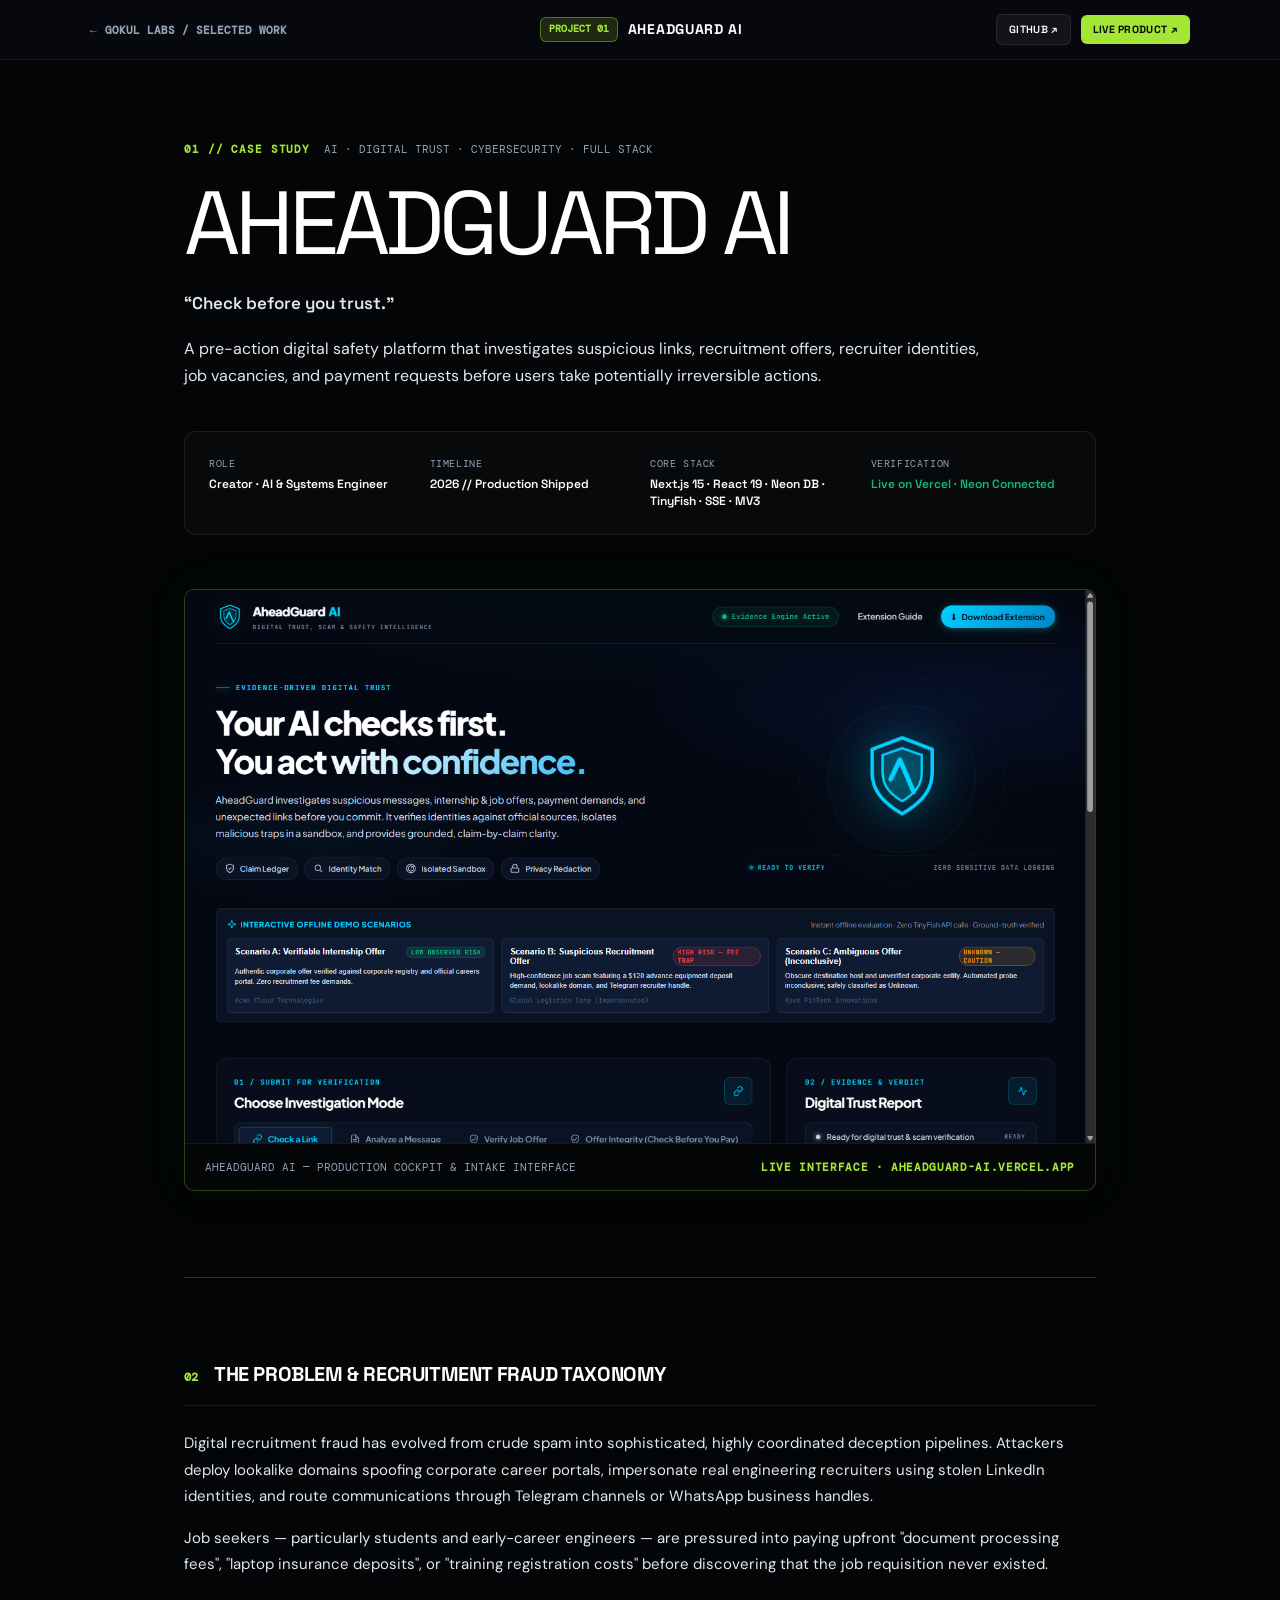
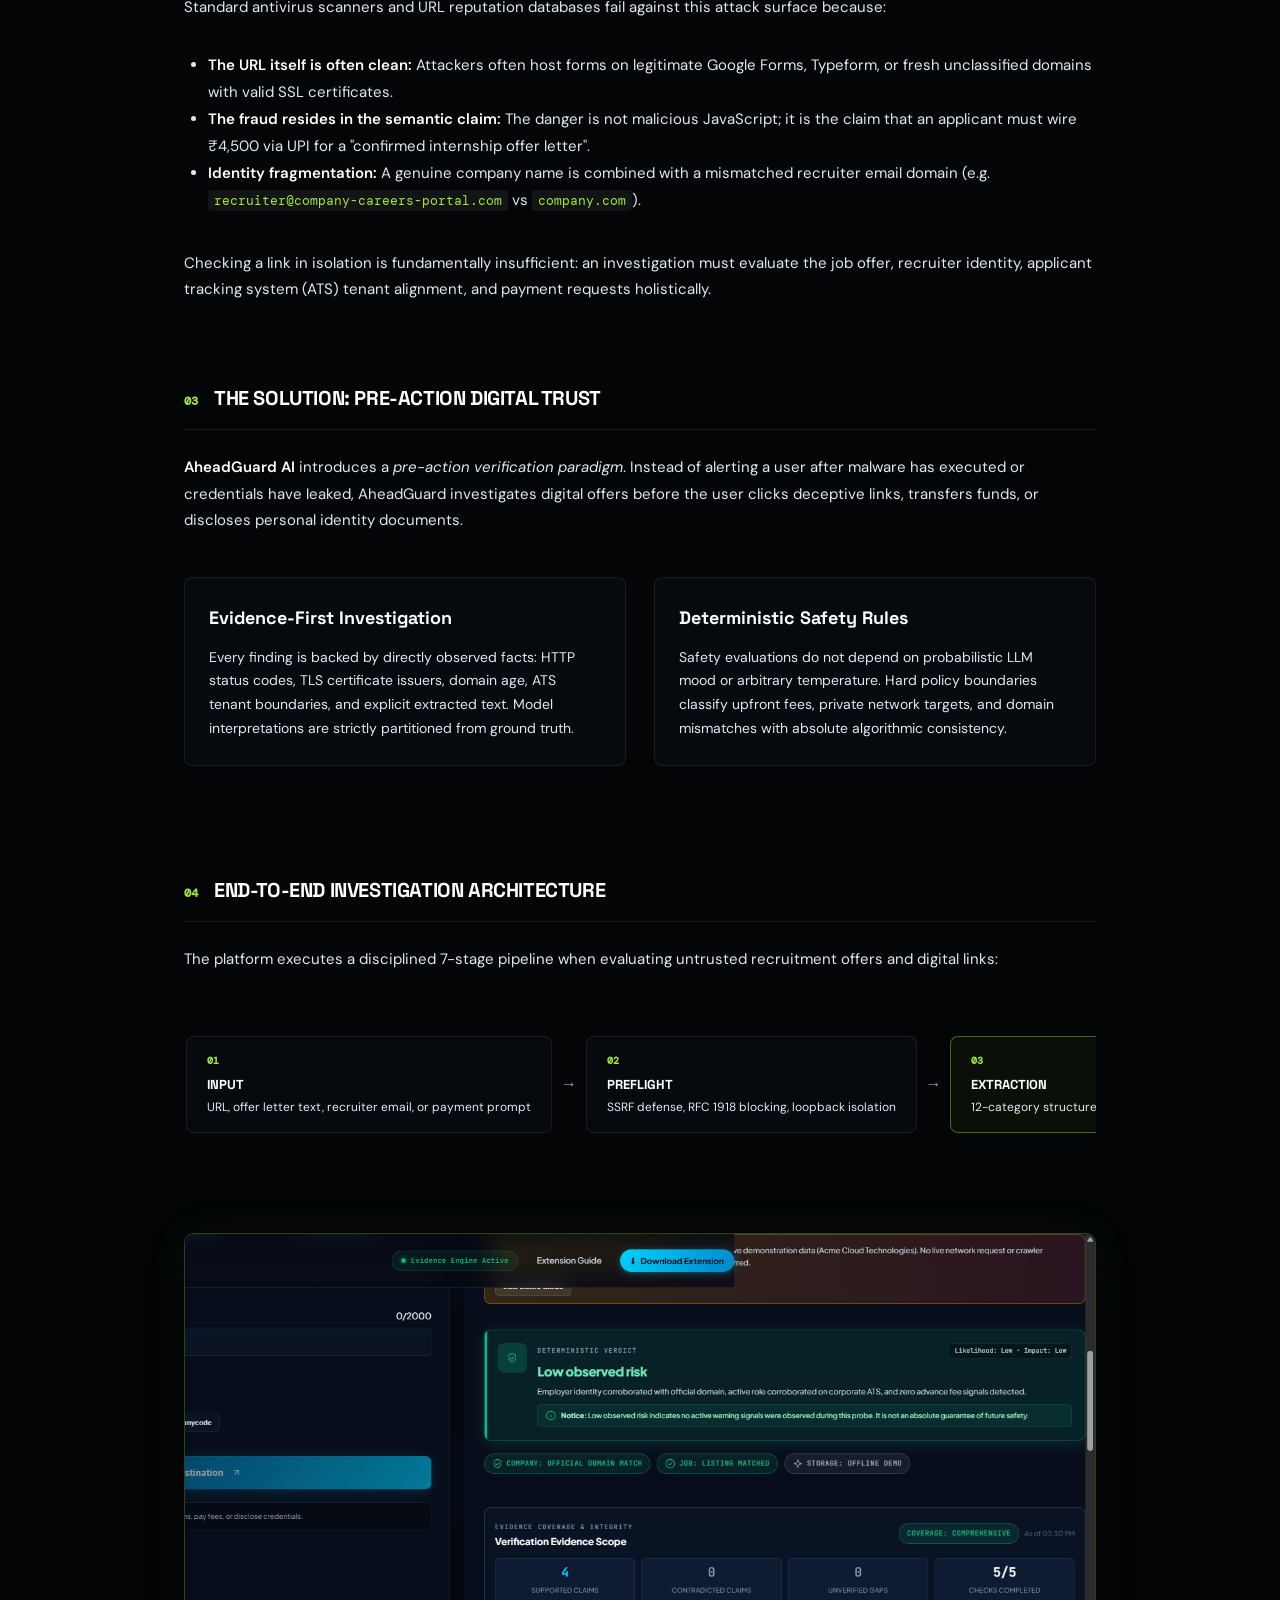
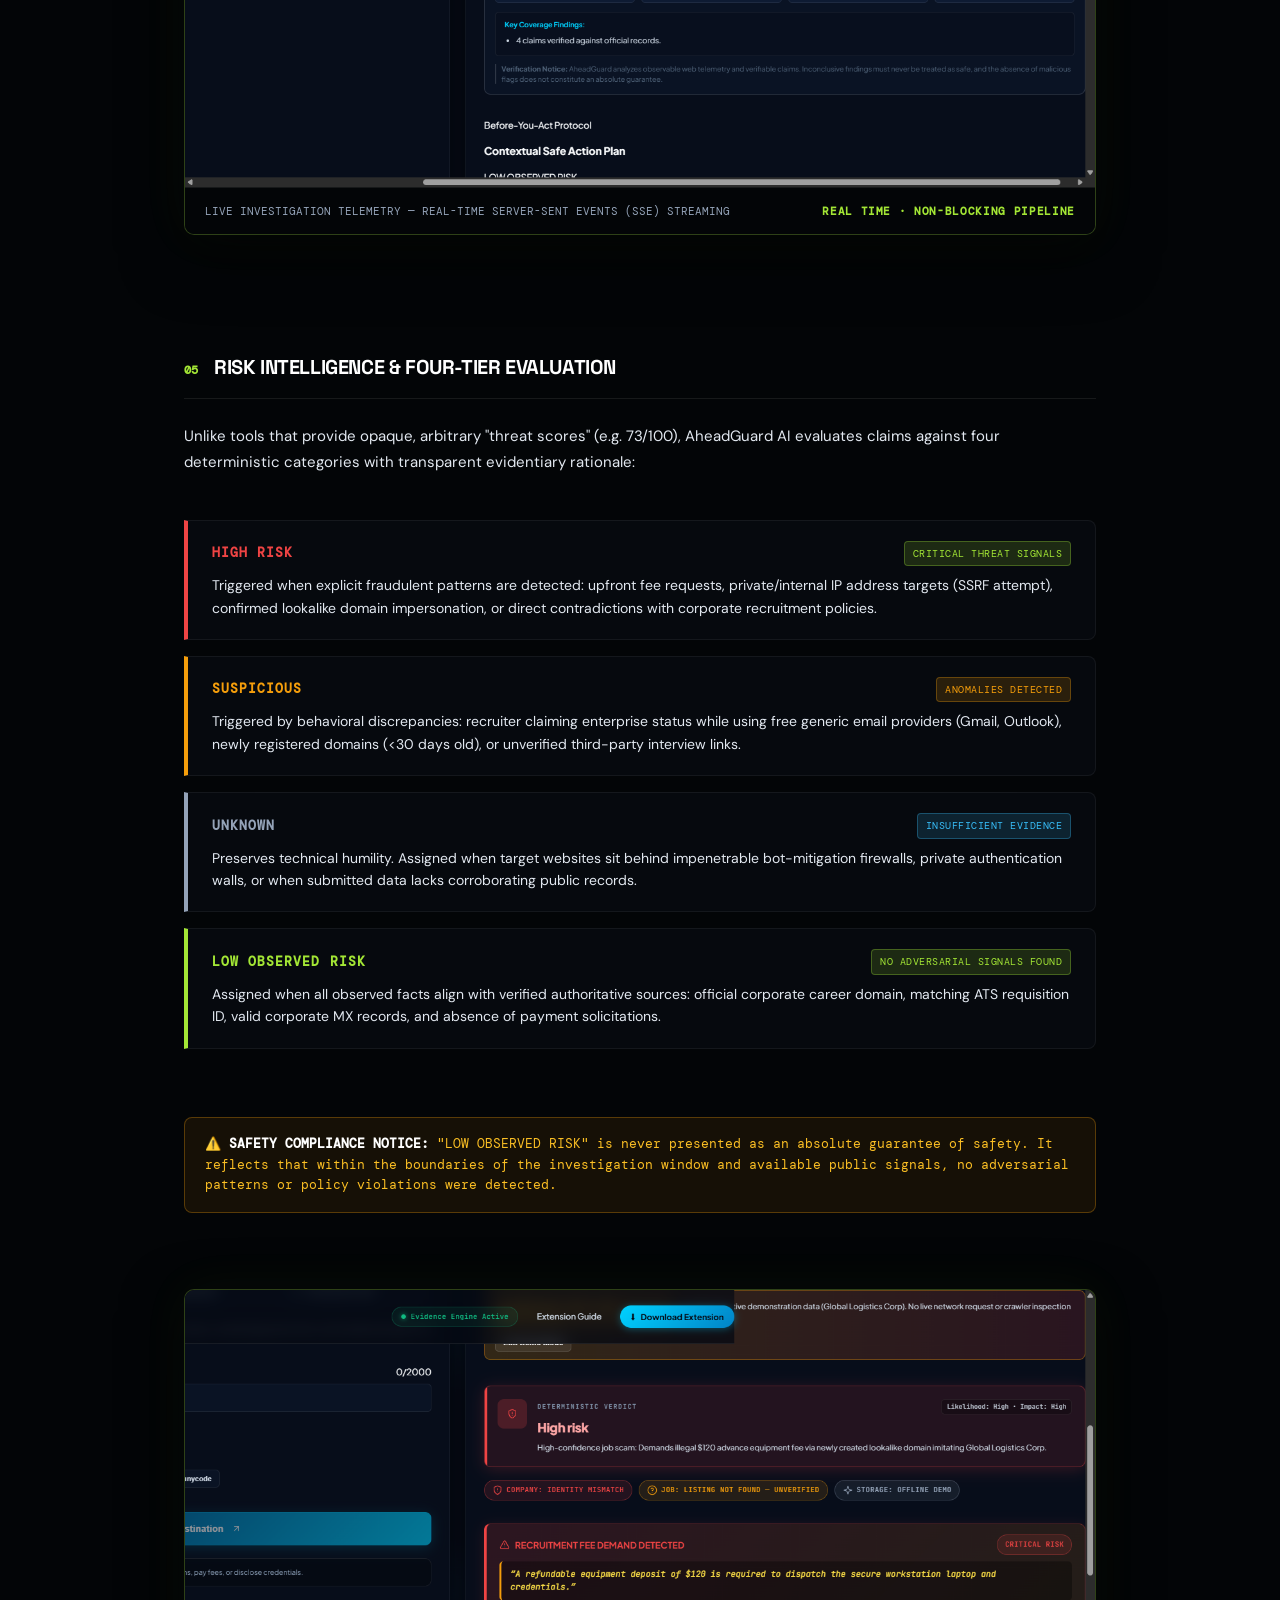
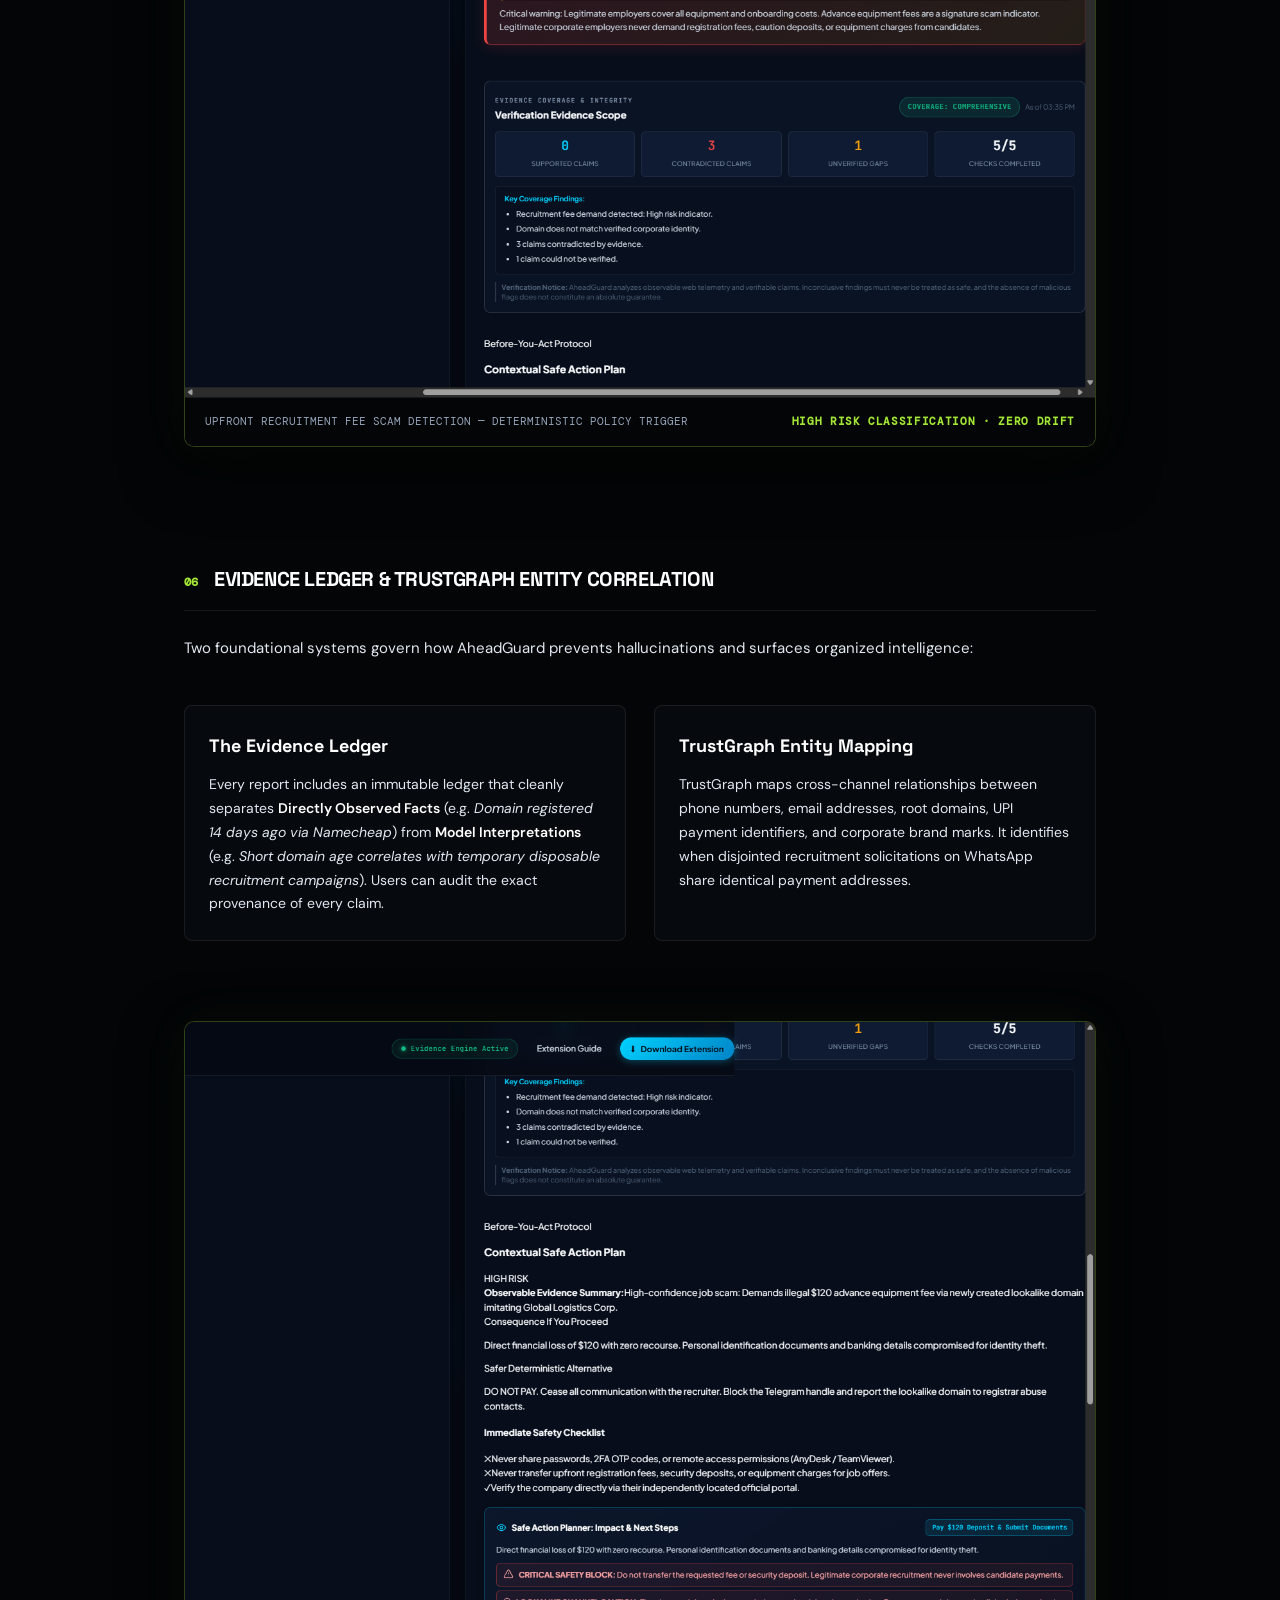
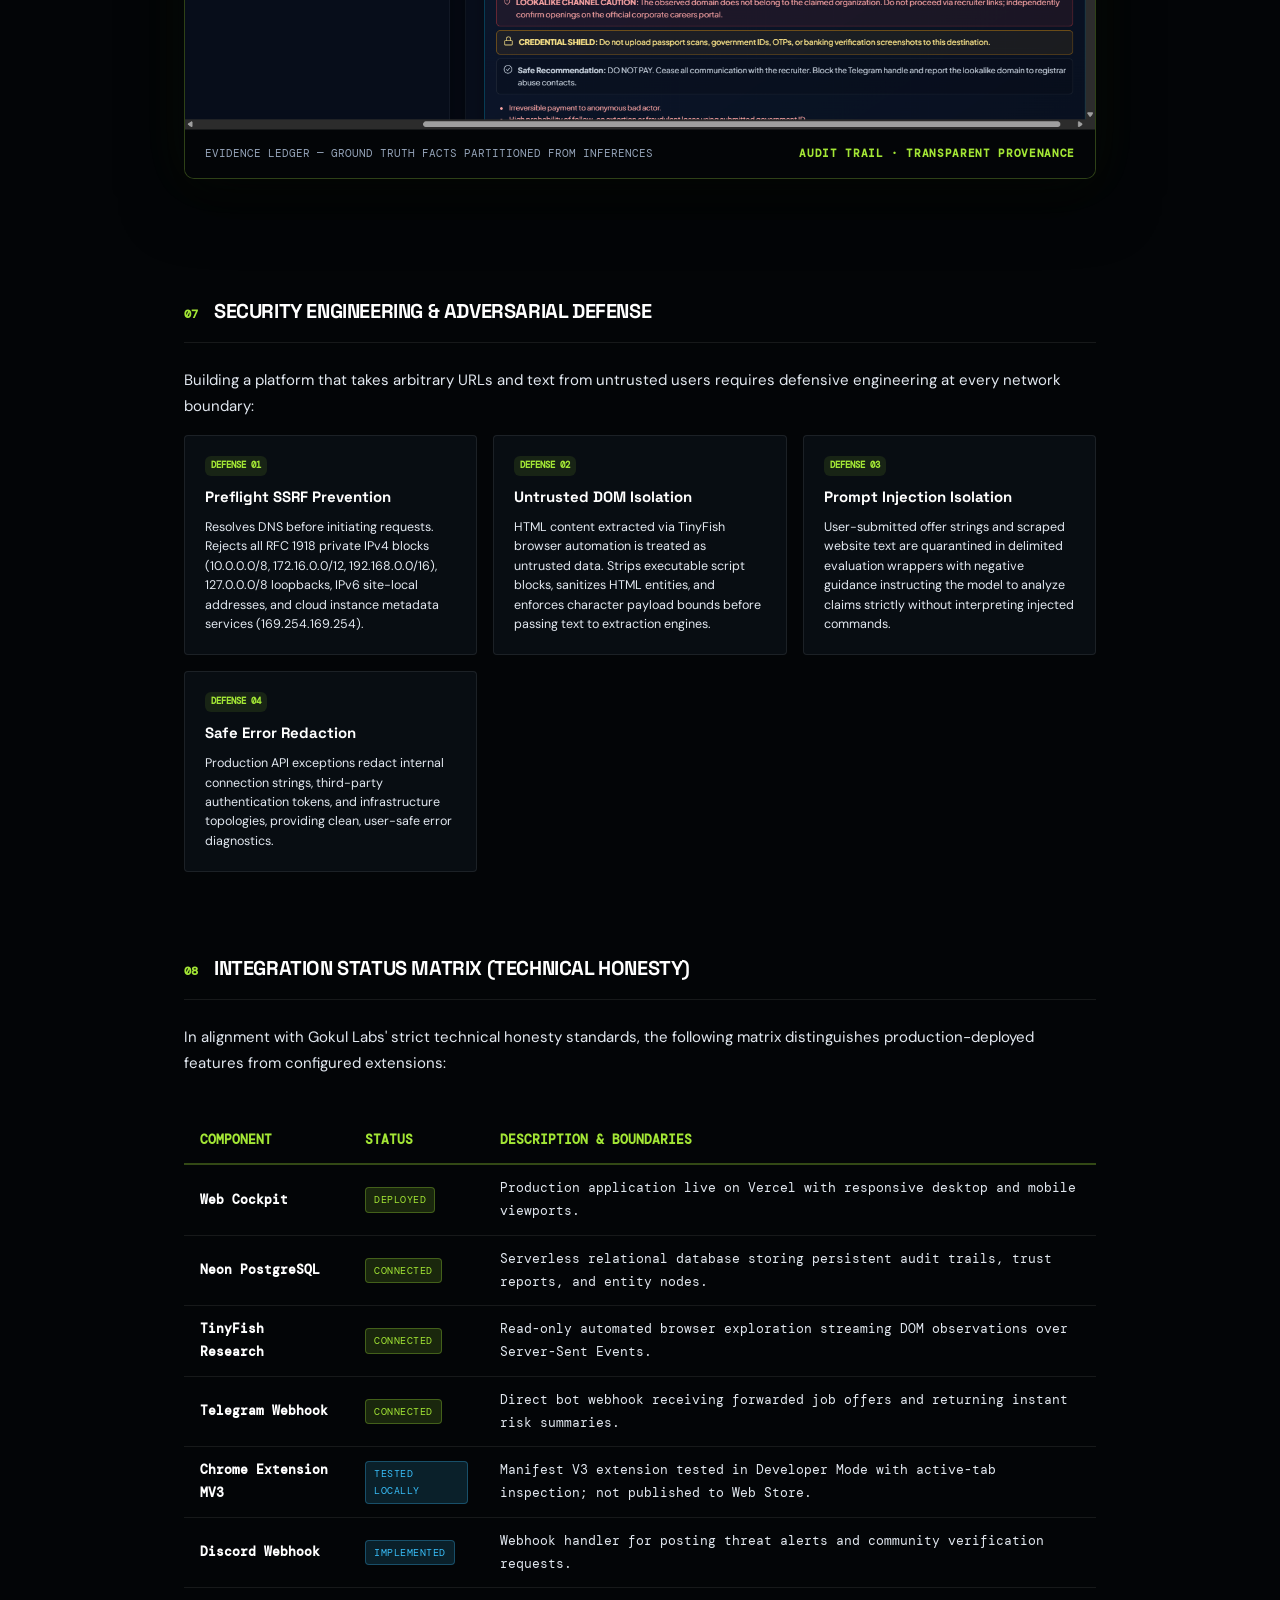
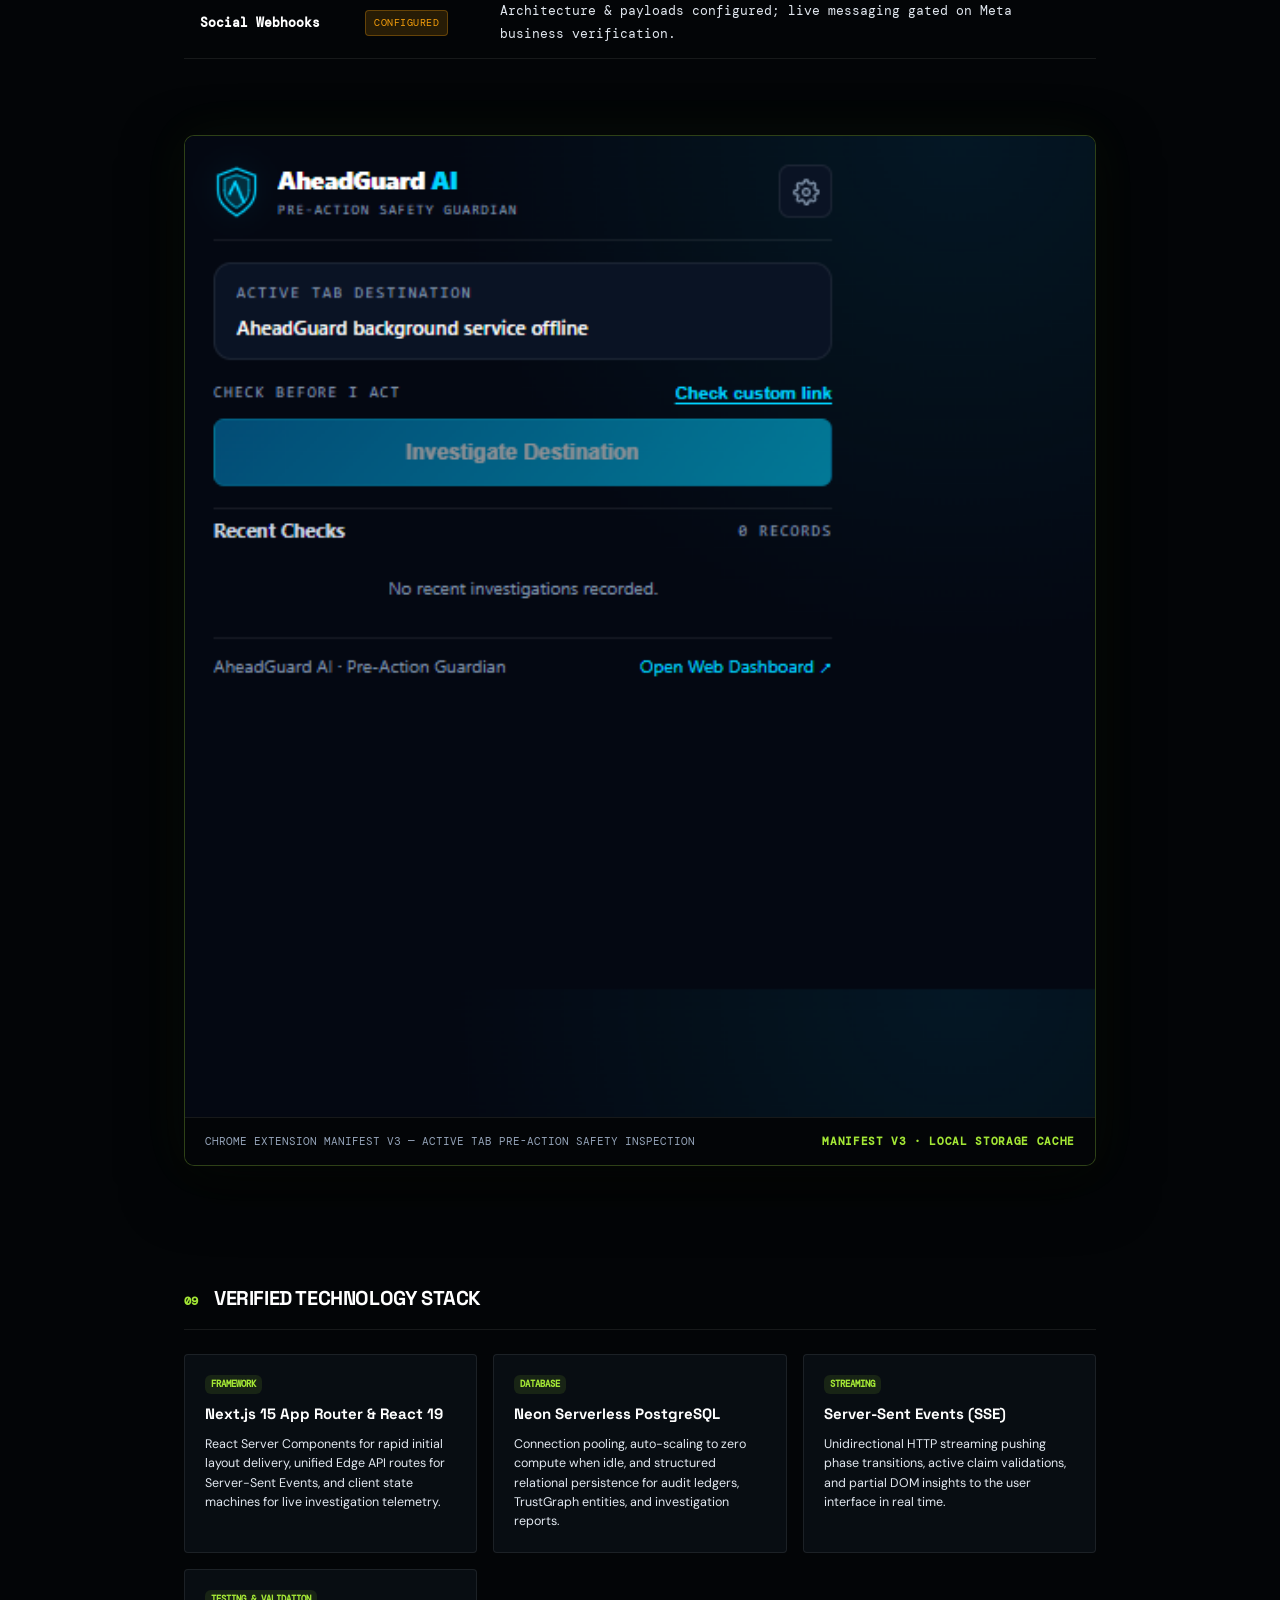
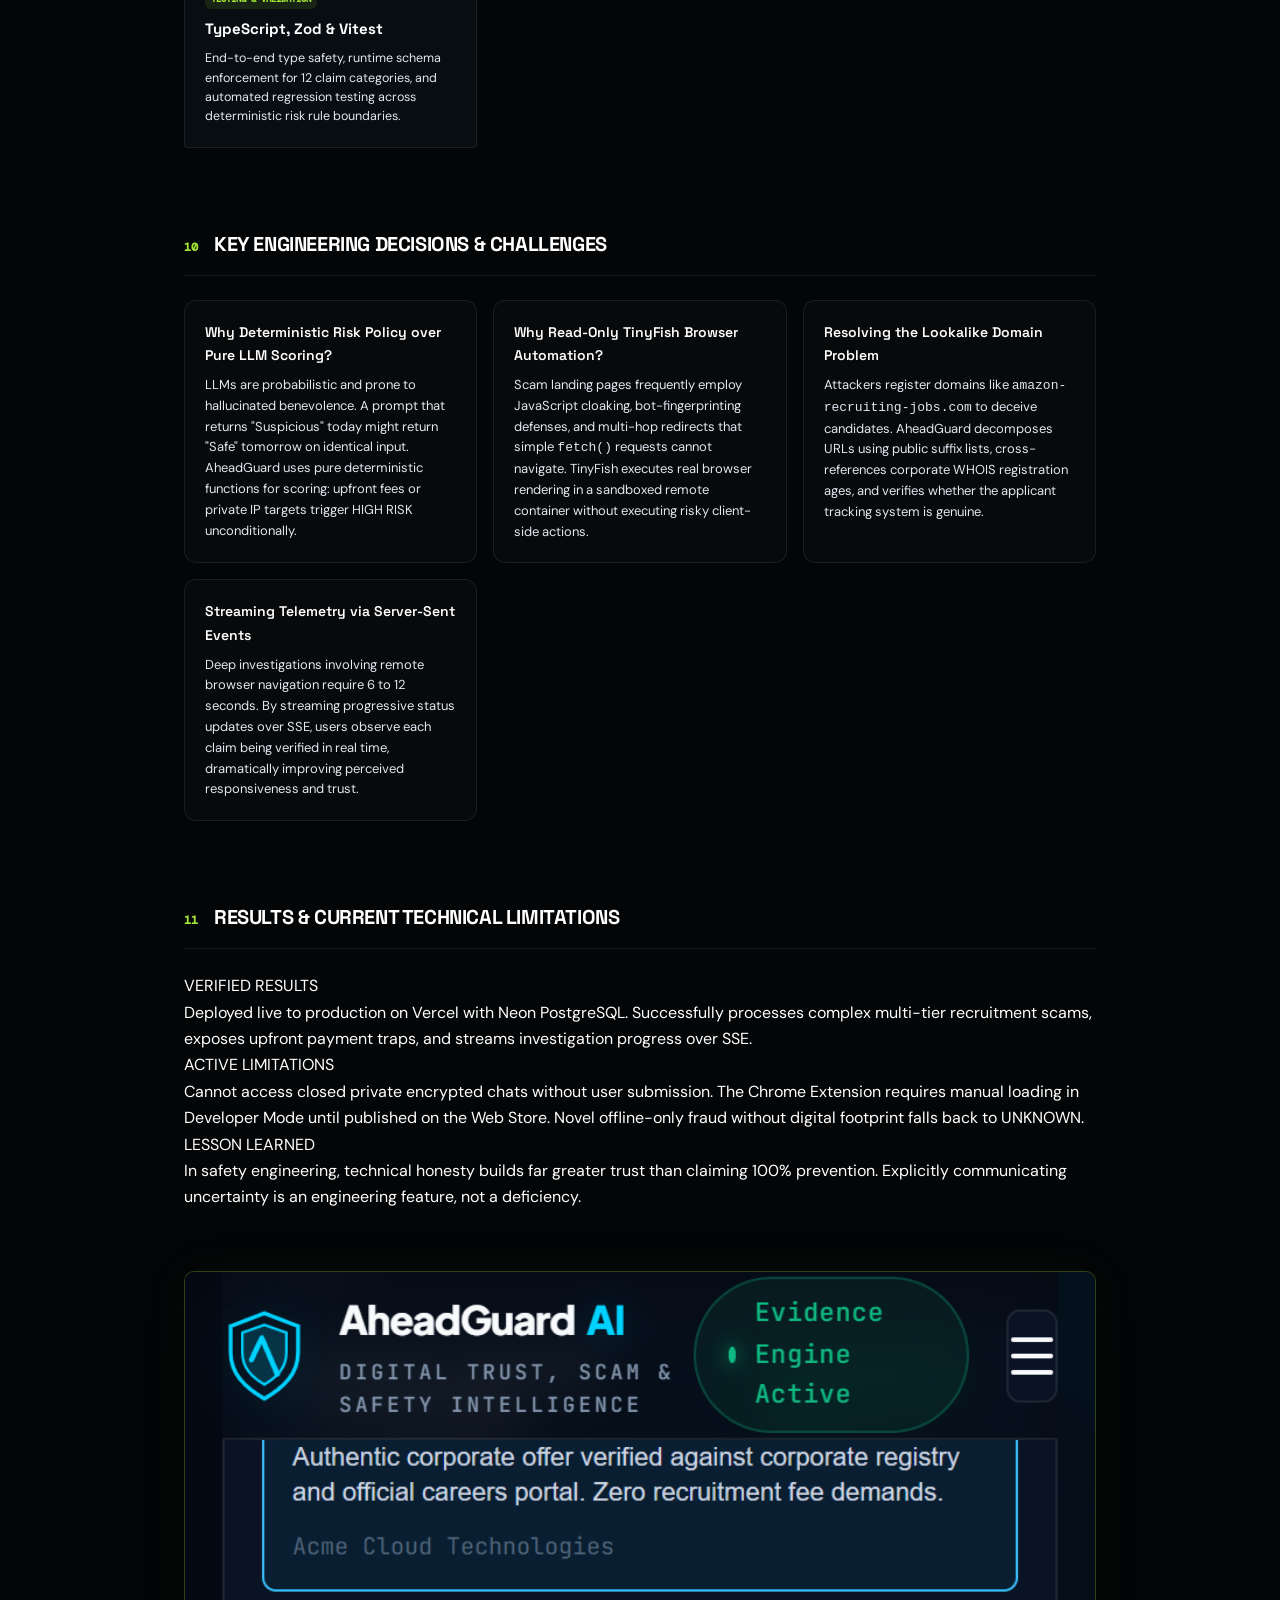
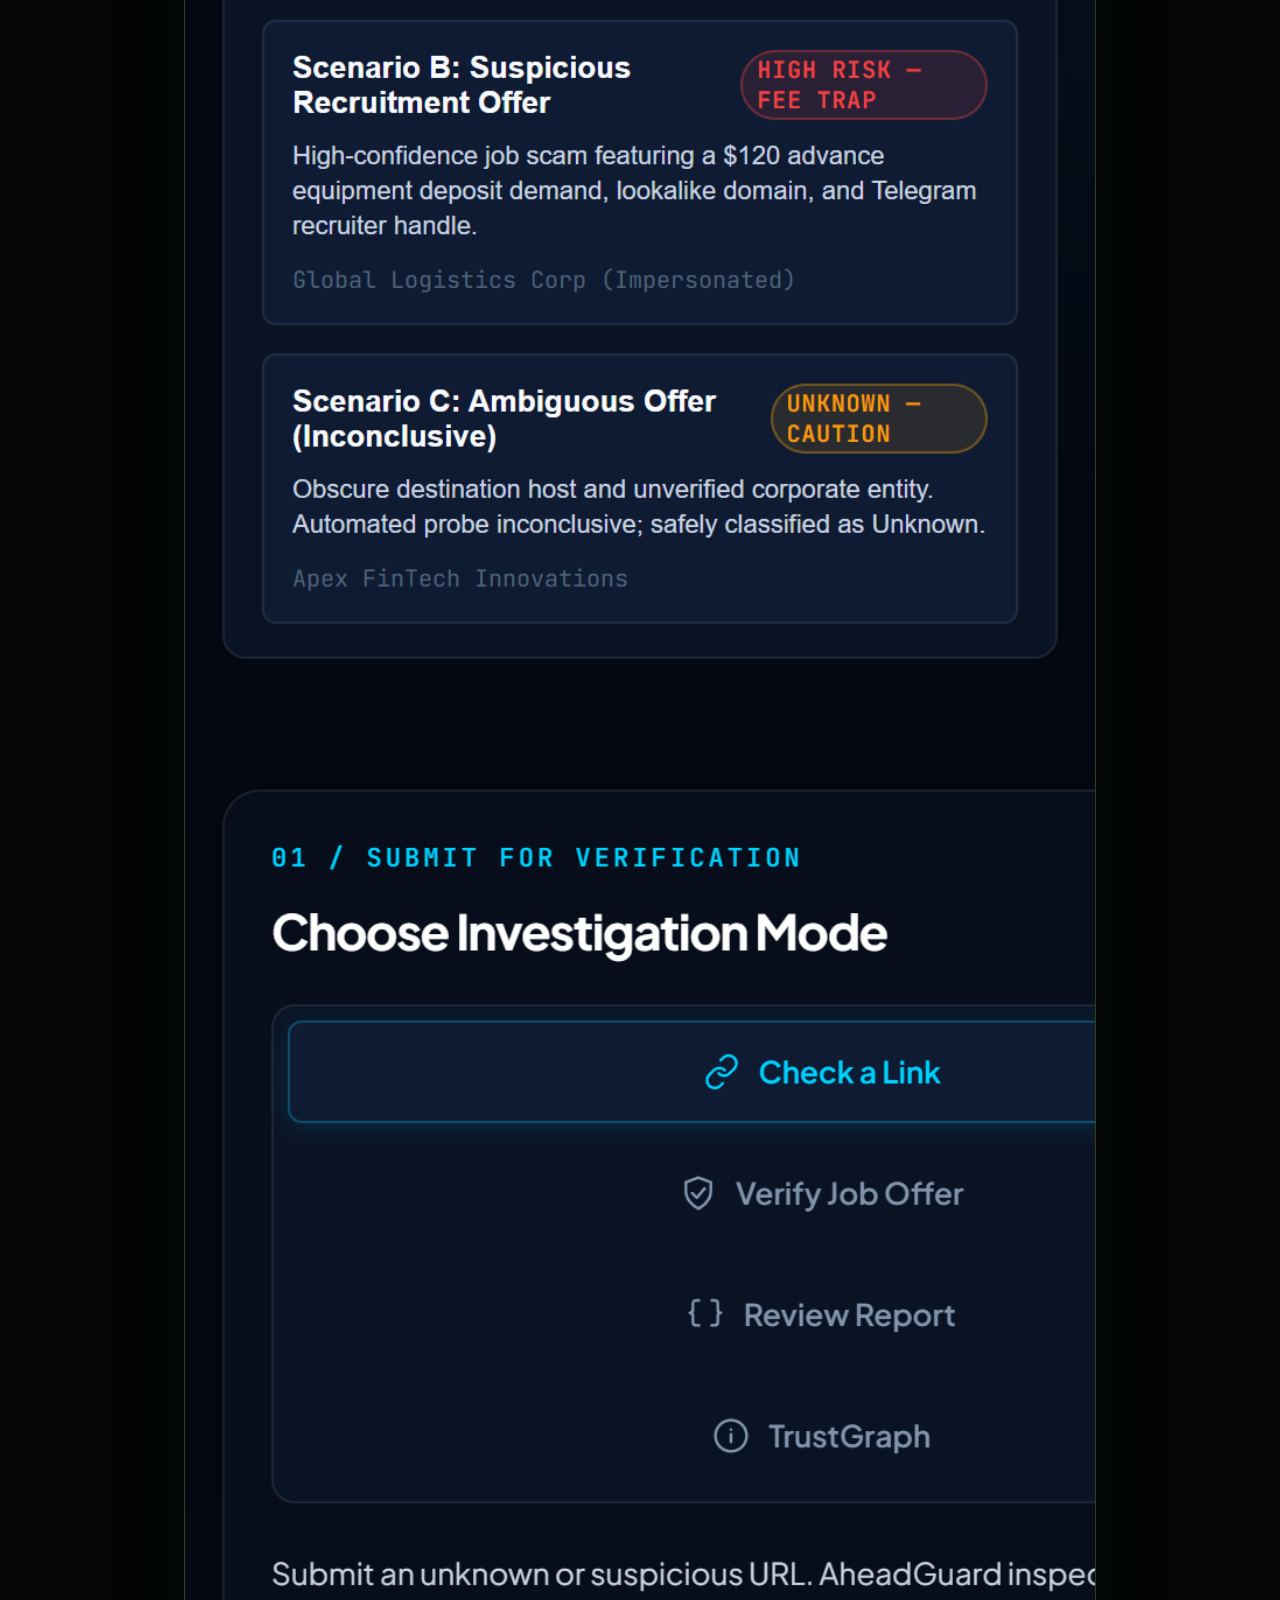
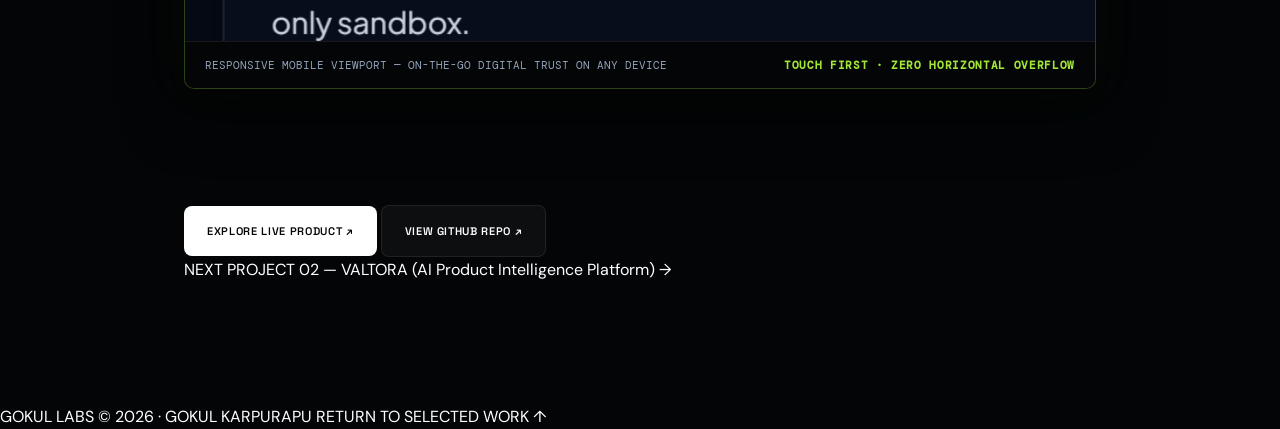
<file: work/aheadguard/index.html>
<!DOCTYPE html>
<html lang="en">
<head>
  <meta charset="UTF-8">
  <meta name="viewport" content="width=device-width, initial-scale=1.0">
  <title>AheadGuard AI Case Study — Gokul Labs</title>
  <meta name="description" content="Technical Case Study for AheadGuard AI — Evidence-First Digital Trust & Recruitment Safety Platform engineered by Gokul Karpurapu.">
  <meta name="twitter:card" content="summary_large_image">
  <meta name="twitter:site" content="@gokul_k_12">
  <meta name="twitter:creator" content="@gokul_k_12">
  <meta name="twitter:title" content="AheadGuard AI Case Study — Gokul Labs">
  <meta name="twitter:description" content="Technical Case Study for AheadGuard AI — Evidence-First Digital Trust & Recruitment Safety Platform engineered by Gokul Karpurapu.">
  <link rel="stylesheet" href="../../style.css">
  <link rel="stylesheet" href="../../premium.css">
  <link rel="stylesheet" href="../../cinematic.css">
  <link rel="icon" type="image/svg+xml" href="../../favicon.svg">
  <link rel="preconnect" href="https://fonts.googleapis.com">
  <link rel="preconnect" href="https://fonts.gstatic.com" crossorigin>
  <link href="https://fonts.googleapis.com/css2?family=DM+Mono:ital,wght@0,400;0,500;1,400&family=DM+Sans:ital,opsz,wght@0,9..40,400..700;1,9..40,400&family=Instrument+Serif:ital@0;1&family=Space+Grotesk:wght@400;500;600;700&display=swap" rel="stylesheet">
  <style>
    /* Case Study Custom Layout & Visual Enhancements */
    .cs-hero { border-bottom: 1px solid rgba(163, 230, 53, 0.25); }
    .cs-badge.lime { background: rgba(163, 230, 53, 0.15); color: #a3e635; border-color: rgba(163, 230, 53, 0.4); }
    .cs-action-btn.primary.lime { background: #a3e635; color: #030507; font-weight: 700; }
    .cs-action-btn.primary.lime:hover { background: #bef264; box-shadow: 0 4px 20px rgba(163, 230, 53, 0.4); }
    .cs-screenshot-frame {
      margin: 36px 0;
      border-radius: 10px;
      overflow: hidden;
      border: 1px solid rgba(163, 230, 53, 0.25);
      background: #06090d;
      box-shadow: 0 20px 60px rgba(0, 0, 0, 0.6), 0 0 50px rgba(163, 230, 53, 0.05);
    }
    .cs-screenshot-frame img {
      width: 100%;
      height: auto;
      display: block;
    }
    .cs-screenshot-caption {
      padding: 14px 20px;
      font-family: var(--font-mono);
      font-size: 11px;
      color: var(--text-muted);
      border-top: 1px solid rgba(255, 255, 255, 0.08);
      background: rgba(3, 5, 7, 0.9);
      display: flex;
      justify-content: space-between;
      align-items: center;
      flex-wrap: wrap;
      gap: 10px;
    }
    .cs-screenshot-caption .tag {
      color: #a3e635;
      font-weight: 600;
      letter-spacing: 0.06em;
    }
    .cs-grid-2 {
      display: grid;
      grid-template-columns: 1fr 1fr;
      gap: 28px;
      margin: 28px 0;
    }
    @media (max-width: 860px) {
      .cs-grid-2 { grid-template-columns: 1fr; }
    }
    .cs-card-panel {
      background: #06090e;
      border: 1px solid rgba(255, 255, 255, 0.08);
      border-radius: 8px;
      padding: 24px;
    }
    .cs-card-panel h3 {
      font-family: var(--font-work);
      font-size: 18px;
      margin-bottom: 12px;
      color: #ffffff;
    }
    .cs-card-panel p {
      font-size: 14px;
      line-height: 1.7;
      color: var(--text-secondary);
    }
    .risk-tier-row {
      display: flex;
      flex-direction: column;
      gap: 16px;
      margin: 28px 0;
    }
    .risk-tier-card {
      border-left: 4px solid;
      background: #06090e;
      border-top: 1px solid rgba(255, 255, 255, 0.06);
      border-right: 1px solid rgba(255, 255, 255, 0.06);
      border-bottom: 1px solid rgba(255, 255, 255, 0.06);
      padding: 20px 24px;
      border-radius: 0 8px 8px 0;
    }
    .risk-tier-card.tier-high { border-left-color: #ef4444; }
    .risk-tier-card.tier-suspicious { border-left-color: #f59e0b; }
    .risk-tier-card.tier-unknown { border-left-color: #94a3b8; }
    .risk-tier-card.tier-low { border-left-color: #a3e635; }
    .tier-header {
      display: flex;
      justify-content: space-between;
      align-items: center;
      margin-bottom: 8px;
    }
    .tier-name {
      font-family: var(--font-mono);
      font-size: 13px;
      font-weight: 700;
      letter-spacing: 0.08em;
    }
    .tier-high .tier-name { color: #ef4444; }
    .tier-suspicious .tier-name { color: #f59e0b; }
    .tier-unknown .tier-name { color: #94a3b8; }
    .tier-low .tier-name { color: #a3e635; }
    .tier-desc {
      font-size: 14px;
      color: var(--text-secondary);
      line-height: 1.6;
    }
    .integration-status-pill {
      display: inline-flex;
      align-items: center;
      gap: 6px;
      font-family: var(--font-mono);
      font-size: 10px;
      padding: 3px 8px;
      border-radius: 4px;
      letter-spacing: 0.05em;
    }
    .status-live { background: rgba(163, 230, 53, 0.15); color: #a3e635; border: 1px solid rgba(163, 230, 53, 0.3); }
    .status-tested { background: rgba(56, 189, 248, 0.15); color: #38bdf8; border: 1px solid rgba(56, 189, 248, 0.3); }
    .status-configured { background: rgba(245, 158, 11, 0.15); color: #f59e0b; border: 1px solid rgba(245, 158, 11, 0.3); }
    .disclaimer-banner {
      background: rgba(245, 158, 11, 0.08);
      border: 1px solid rgba(245, 158, 11, 0.3);
      border-radius: 8px;
      padding: 16px 20px;
      margin: 24px 0;
      font-size: 13px;
      line-height: 1.6;
      color: #fbbf24;
      font-family: var(--font-mono);
    }
  </style>
</head>
<body class="case-study-page">
  <!-- Case Study Sticky Topbar -->
  <header class="cs-topbar">
    <div class="cs-topbar-inner">
      <a href="../../#work" class="cs-back-btn">
        <span class="arr">←</span>
        <span>GOKUL LABS / SELECTED WORK</span>
      </a>
      <div class="cs-topbar-title">
        <span class="cs-badge lime">PROJECT 01</span>
        <span class="cs-name">AHEADGUARD AI</span>
      </div>
      <div class="cs-topbar-actions">
        <a href="https://github.com/gokul1599/AheadGuard-Ai" target="_blank" rel="noopener noreferrer" class="cs-action-btn">GITHUB ↗</a>
        <a href="https://aheadguard-ai.vercel.app/" target="_blank" rel="noopener noreferrer" class="cs-action-btn primary lime">LIVE PRODUCT ↗</a>
      </div>
    </div>
  </header>

  <main class="cs-container">
    <!-- SECTION 01: HERO -->
    <section class="cs-hero">
      <div class="cs-hero-meta">
        <span class="cs-kicker lime">01 // CASE STUDY</span>
        <span class="cs-category">AI · DIGITAL TRUST · CYBERSECURITY · FULL STACK</span>
      </div>
      <h1 class="cs-headline">AHEADGUARD AI</h1>
      <p class="cs-tagline">“Check before you trust.”</p>
      <p class="cs-lead">
        A pre-action digital safety platform that investigates suspicious links, recruitment offers, recruiter identities, job vacancies, and payment requests before users take potentially irreversible actions.
      </p>

      <!-- Key Metadata Grid -->
      <div class="cs-meta-grid">
        <div class="cs-meta-item">
          <span class="m-lbl">ROLE</span>
          <span class="m-val">Creator · AI &amp; Systems Engineer</span>
        </div>
        <div class="cs-meta-item">
          <span class="m-lbl">TIMELINE</span>
          <span class="m-val">2026 // Production Shipped</span>
        </div>
        <div class="cs-meta-item">
          <span class="m-lbl">CORE STACK</span>
          <span class="m-val">Next.js 15 · React 19 · Neon DB · TinyFish · SSE · MV3</span>
        </div>
        <div class="cs-meta-item">
          <span class="m-lbl">VERIFICATION</span>
          <span class="m-val green">Live on Vercel · Neon Connected</span>
        </div>
      </div>

      <!-- Main Visual Screenshot Frame -->
      <div class="cs-screenshot-frame">
        <img src="../../assets/projects/aheadguard/aheadguard-dashboard.png" alt="AheadGuard AI live web dashboard interface with investigation controls, TrustGraph, and recent audits" />
        <div class="cs-screenshot-caption">
          <span>AHEADGUARD AI — PRODUCTION COCKPIT &amp; INTAKE INTERFACE</span>
          <span class="tag">LIVE INTERFACE · AHEADGUARD-AI.VERCEL.APP</span>
        </div>
      </div>
    </section>

    <!-- SECTION 02: THE PROBLEM -->
    <section class="cs-section">
      <div class="cs-sec-head">
        <span class="cs-num">02</span>
        <h2>THE PROBLEM &amp; RECRUITMENT FRAUD TAXONOMY</h2>
      </div>
      <div class="cs-prose">
        <p>
          Digital recruitment fraud has evolved from crude spam into sophisticated, highly coordinated deception pipelines. Attackers deploy lookalike domains spoofing corporate career portals, impersonate real engineering recruiters using stolen LinkedIn identities, and route communications through Telegram channels or WhatsApp business handles.
        </p>
        <p>
          Job seekers — particularly students and early-career engineers — are pressured into paying upfront "document processing fees", "laptop insurance deposits", or "training registration costs" before discovering that the job requisition never existed.
        </p>
        <p>
          Standard antivirus scanners and URL reputation databases fail against this attack surface because:
        </p>
        <ul style="margin: 16px 0 20px 24px; color: var(--text-secondary); line-height: 1.8;">
          <li><strong>The URL itself is often clean:</strong> Attackers often host forms on legitimate Google Forms, Typeform, or fresh unclassified domains with valid SSL certificates.</li>
          <li><strong>The fraud resides in the semantic claim:</strong> The danger is not malicious JavaScript; it is the claim that an applicant must wire ₹4,500 via UPI for a "confirmed internship offer letter".</li>
          <li><strong>Identity fragmentation:</strong> A genuine company name is combined with a mismatched recruiter email domain (e.g. <code>recruiter@company-careers-portal.com</code> vs <code>company.com</code>).</li>
        </ul>
        <p>
          Checking a link in isolation is fundamentally insufficient: an investigation must evaluate the job offer, recruiter identity, applicant tracking system (ATS) tenant alignment, and payment requests holistically.
        </p>
      </div>
    </section>

    <!-- SECTION 03: THE SOLUTION -->
    <section class="cs-section">
      <div class="cs-sec-head">
        <span class="cs-num">03</span>
        <h2>THE SOLUTION: PRE-ACTION DIGITAL TRUST</h2>
      </div>
      <div class="cs-prose">
        <p>
          <strong>AheadGuard AI</strong> introduces a <em>pre-action verification paradigm</em>. Instead of alerting a user after malware has executed or credentials have leaked, AheadGuard investigates digital offers before the user clicks deceptive links, transfers funds, or discloses personal identity documents.
        </p>
        <div class="cs-grid-2">
          <div class="cs-card-panel">
            <h3>Evidence-First Investigation</h3>
            <p>Every finding is backed by directly observed facts: HTTP status codes, TLS certificate issuers, domain age, ATS tenant boundaries, and explicit extracted text. Model interpretations are strictly partitioned from ground truth.</p>
          </div>
          <div class="cs-card-panel">
            <h3>Deterministic Safety Rules</h3>
            <p>Safety evaluations do not depend on probabilistic LLM mood or arbitrary temperature. Hard policy boundaries classify upfront fees, private network targets, and domain mismatches with absolute algorithmic consistency.</p>
          </div>
        </div>
      </div>
    </section>

    <!-- SECTION 04: INVESTIGATION ARCHITECTURE -->
    <section class="cs-section">
      <div class="cs-sec-head">
        <span class="cs-num">04</span>
        <h2>END-TO-END INVESTIGATION ARCHITECTURE</h2>
      </div>
      <div class="cs-prose">
        <p>
          The platform executes a disciplined 7-stage pipeline when evaluating untrusted recruitment offers and digital links:
        </p>
      </div>

      <div class="cs-flow-strip">
        <div class="cs-flow-node">
          <span class="n-step">01</span>
          <span class="n-title">INPUT</span>
          <p class="n-desc">URL, offer letter text, recruiter email, or payment prompt</p>
        </div>
        <div class="cs-flow-arr">→</div>
        <div class="cs-flow-node">
          <span class="n-step">02</span>
          <span class="n-title">PREFLIGHT</span>
          <p class="n-desc">SSRF defense, RFC 1918 blocking, loopback isolation</p>
        </div>
        <div class="cs-flow-arr">→</div>
        <div class="cs-flow-node highlight">
          <span class="n-step">03</span>
          <span class="n-title">EXTRACTION</span>
          <p class="n-desc">12-category structured claim decomposition via Zod</p>
        </div>
        <div class="cs-flow-arr">→</div>
        <div class="cs-flow-node">
          <span class="n-step">04</span>
          <span class="n-title">TINYFISH</span>
          <p class="n-desc">Read-only remote browser inspection over SSE</p>
        </div>
        <div class="cs-flow-arr">→</div>
        <div class="cs-flow-node">
          <span class="n-step">05</span>
          <span class="n-title">LEDGER</span>
          <p class="n-desc">Partitioning observed facts from model inferences</p>
        </div>
        <div class="cs-flow-arr">→</div>
        <div class="cs-flow-node active">
          <span class="n-step">06</span>
          <span class="n-title">RISK ENGINE</span>
          <p class="n-desc">Deterministic 4-tier policy &amp; Action Preview</p>
        </div>
      </div>

      <!-- Investigation in Action Screenshot -->
      <div class="cs-screenshot-frame">
        <img src="../../assets/projects/aheadguard/aheadguard-investigation.png" alt="AheadGuard AI live multi-stage investigation progress running with Server-Sent Events" />
        <div class="cs-screenshot-caption">
          <span>LIVE INVESTIGATION TELEMETRY — REAL-TIME SERVER-SENT EVENTS (SSE) STREAMING</span>
          <span class="tag">REAL TIME · NON-BLOCKING PIPELINE</span>
        </div>
      </div>
    </section>

    <!-- SECTION 05: RISK INTELLIGENCE & FOUR-TIER MODEL -->
    <section class="cs-section">
      <div class="cs-sec-head">
        <span class="cs-num">05</span>
        <h2>RISK INTELLIGENCE &amp; FOUR-TIER EVALUATION</h2>
      </div>
      <div class="cs-prose">
        <p>
          Unlike tools that provide opaque, arbitrary "threat scores" (e.g. 73/100), AheadGuard AI evaluates claims against four deterministic categories with transparent evidentiary rationale:
        </p>

        <div class="risk-tier-row">
          <div class="risk-tier-card tier-high">
            <div class="tier-header">
              <span class="tier-name">HIGH RISK</span>
              <span class="integration-status-pill status-live">CRITICAL THREAT SIGNALS</span>
            </div>
            <p class="tier-desc">
              Triggered when explicit fraudulent patterns are detected: upfront fee requests, private/internal IP address targets (SSRF attempt), confirmed lookalike domain impersonation, or direct contradictions with corporate recruitment policies.
            </p>
          </div>

          <div class="risk-tier-card tier-suspicious">
            <div class="tier-header">
              <span class="tier-name">SUSPICIOUS</span>
              <span class="integration-status-pill status-configured">ANOMALIES DETECTED</span>
            </div>
            <p class="tier-desc">
              Triggered by behavioral discrepancies: recruiter claiming enterprise status while using free generic email providers (Gmail, Outlook), newly registered domains (&lt;30 days old), or unverified third-party interview links.
            </p>
          </div>

          <div class="risk-tier-card tier-unknown">
            <div class="tier-header">
              <span class="tier-name">UNKNOWN</span>
              <span class="integration-status-pill status-tested">INSUFFICIENT EVIDENCE</span>
            </div>
            <p class="tier-desc">
              Preserves technical humility. Assigned when target websites sit behind impenetrable bot-mitigation firewalls, private authentication walls, or when submitted data lacks corroborating public records.
            </p>
          </div>

          <div class="risk-tier-card tier-low">
            <div class="tier-header">
              <span class="tier-name">LOW OBSERVED RISK</span>
              <span class="integration-status-pill status-live">NO ADVERSARIAL SIGNALS FOUND</span>
            </div>
            <p class="tier-desc">
              Assigned when all observed facts align with verified authoritative sources: official corporate career domain, matching ATS requisition ID, valid corporate MX records, and absence of payment solicitations.
            </p>
          </div>
        </div>

        <div class="disclaimer-banner">
          ⚠️ <strong>SAFETY COMPLIANCE NOTICE:</strong> "LOW OBSERVED RISK" is never presented as an absolute guarantee of safety. It reflects that within the boundaries of the investigation window and available public signals, no adversarial patterns or policy violations were detected.
        </div>

        <!-- High Risk Scenario Screenshot -->
        <div class="cs-screenshot-frame">
          <img src="../../assets/projects/aheadguard/aheadguard-risk-high.png" alt="AheadGuard AI High Risk detection screen highlighting upfront recruitment fee violation" />
          <div class="cs-screenshot-caption">
            <span>UPFRONT RECRUITMENT FEE SCAM DETECTION — DETERMINISTIC POLICY TRIGGER</span>
            <span class="tag">HIGH RISK CLASSIFICATION · ZERO DRIFT</span>
          </div>
        </div>
      </div>
    </section>

    <!-- SECTION 06: EVIDENCE LEDGER & TRUSTGRAPH -->
    <section class="cs-section">
      <div class="cs-sec-head">
        <span class="cs-num">06</span>
        <h2>EVIDENCE LEDGER &amp; TRUSTGRAPH ENTITY CORRELATION</h2>
      </div>
      <div class="cs-prose">
        <p>
          Two foundational systems govern how AheadGuard prevents hallucinations and surfaces organized intelligence:
        </p>
        <div class="cs-grid-2">
          <div class="cs-card-panel">
            <h3>The Evidence Ledger</h3>
            <p>Every report includes an immutable ledger that cleanly separates <strong>Directly Observed Facts</strong> (e.g. <em>Domain registered 14 days ago via Namecheap</em>) from <strong>Model Interpretations</strong> (e.g. <em>Short domain age correlates with temporary disposable recruitment campaigns</em>). Users can audit the exact provenance of every claim.</p>
          </div>
          <div class="cs-card-panel">
            <h3>TrustGraph Entity Mapping</h3>
            <p>TrustGraph maps cross-channel relationships between phone numbers, email addresses, root domains, UPI payment identifiers, and corporate brand marks. It identifies when disjointed recruitment solicitations on WhatsApp share identical payment addresses.</p>
          </div>
        </div>

        <!-- Evidence Ledger Screenshot -->
        <div class="cs-screenshot-frame">
          <img src="../../assets/projects/aheadguard/aheadguard-evidence-ledger.png" alt="AheadGuard AI Evidence Ledger displaying ground truth facts versus model interpretation" />
          <div class="cs-screenshot-caption">
            <span>EVIDENCE LEDGER — GROUND TRUTH FACTS PARTITIONED FROM INFERENCES</span>
            <span class="tag">AUDIT TRAIL · TRANSPARENT PROVENANCE</span>
          </div>
        </div>
      </div>
    </section>

    <!-- SECTION 07: SECURITY ENGINEERING & SSRF DEFENSE -->
    <section class="cs-section">
      <div class="cs-sec-head">
        <span class="cs-num">07</span>
        <h2>SECURITY ENGINEERING &amp; ADVERSARIAL DEFENSE</h2>
      </div>
      <div class="cs-prose">
        <p>
          Building a platform that takes arbitrary URLs and text from untrusted users requires defensive engineering at every network boundary:
        </p>
        <div class="cs-arch-cards">
          <div class="cs-arch-card">
            <span class="a-badge">DEFENSE 01</span>
            <h3>Preflight SSRF Prevention</h3>
            <p>Resolves DNS before initiating requests. Rejects all RFC 1918 private IPv4 blocks (10.0.0.0/8, 172.16.0.0/12, 192.168.0.0/16), 127.0.0.0/8 loopbacks, IPv6 site-local addresses, and cloud instance metadata services (169.254.169.254).</p>
          </div>
          <div class="cs-arch-card">
            <span class="a-badge">DEFENSE 02</span>
            <h3>Untrusted DOM Isolation</h3>
            <p>HTML content extracted via TinyFish browser automation is treated as untrusted data. Strips executable script blocks, sanitizes HTML entities, and enforces character payload bounds before passing text to extraction engines.</p>
          </div>
          <div class="cs-arch-card">
            <span class="a-badge">DEFENSE 03</span>
            <h3>Prompt Injection Isolation</h3>
            <p>User-submitted offer strings and scraped website text are quarantined in delimited evaluation wrappers with negative guidance instructing the model to analyze claims strictly without interpreting injected commands.</p>
          </div>
          <div class="cs-arch-card">
            <span class="a-badge">DEFENSE 04</span>
            <h3>Safe Error Redaction</h3>
            <p>Production API exceptions redact internal connection strings, third-party authentication tokens, and infrastructure topologies, providing clean, user-safe error diagnostics.</p>
          </div>
        </div>
      </div>
    </section>

    <!-- SECTION 08: INTEGRATIONS & STATUS MATRIX -->
    <section class="cs-section">
      <div class="cs-sec-head">
        <span class="cs-num">08</span>
        <h2>INTEGRATION STATUS MATRIX (TECHNICAL HONESTY)</h2>
      </div>
      <div class="cs-prose">
        <p>
          In alignment with Gokul Labs' strict technical honesty standards, the following matrix distinguishes production-deployed features from configured extensions:
        </p>

        <div class="cs-table-scroll-wrapper" style="width: 100%; max-width: 100%; overflow-x: auto; -webkit-overflow-scrolling: touch; margin: 24px 0;">
          <table style="width: 100%; min-width: 520px; border-collapse: collapse; font-family: var(--font-mono); font-size: 13px;">
            <thead>
              <tr style="border-bottom: 2px solid rgba(163, 230, 53, 0.3); text-align: left; color: #a3e635;">
                <th style="padding: 12px 16px;">COMPONENT</th>
                <th style="padding: 12px 16px;">STATUS</th>
                <th style="padding: 12px 16px;">DESCRIPTION &amp; BOUNDARIES</th>
              </tr>
            </thead>
            <tbody>
              <tr style="border-bottom: 1px solid rgba(255, 255, 255, 0.08);">
                <td style="padding: 12px 16px; font-weight: 600; color: #ffffff;">Web Cockpit</td>
                <td style="padding: 12px 16px;"><span class="integration-status-pill status-live">DEPLOYED</span></td>
                <td style="padding: 12px 16px; color: var(--text-secondary);">Production application live on Vercel with responsive desktop and mobile viewports.</td>
              </tr>
              <tr style="border-bottom: 1px solid rgba(255, 255, 255, 0.08);">
                <td style="padding: 12px 16px; font-weight: 600; color: #ffffff;">Neon PostgreSQL</td>
                <td style="padding: 12px 16px;"><span class="integration-status-pill status-live">CONNECTED</span></td>
                <td style="padding: 12px 16px; color: var(--text-secondary);">Serverless relational database storing persistent audit trails, trust reports, and entity nodes.</td>
              </tr>
              <tr style="border-bottom: 1px solid rgba(255, 255, 255, 0.08);">
                <td style="padding: 12px 16px; font-weight: 600; color: #ffffff;">TinyFish Research</td>
                <td style="padding: 12px 16px;"><span class="integration-status-pill status-live">CONNECTED</span></td>
                <td style="padding: 12px 16px; color: var(--text-secondary);">Read-only automated browser exploration streaming DOM observations over Server-Sent Events.</td>
              </tr>
              <tr style="border-bottom: 1px solid rgba(255, 255, 255, 0.08);">
                <td style="padding: 12px 16px; font-weight: 600; color: #ffffff;">Telegram Webhook</td>
                <td style="padding: 12px 16px;"><span class="integration-status-pill status-live">CONNECTED</span></td>
                <td style="padding: 12px 16px; color: var(--text-secondary);">Direct bot webhook receiving forwarded job offers and returning instant risk summaries.</td>
              </tr>
              <tr style="border-bottom: 1px solid rgba(255, 255, 255, 0.08);">
                <td style="padding: 12px 16px; font-weight: 600; color: #ffffff;">Chrome Extension MV3</td>
                <td style="padding: 12px 16px;"><span class="integration-status-pill status-tested">TESTED LOCALLY</span></td>
                <td style="padding: 12px 16px; color: var(--text-secondary);">Manifest V3 extension tested in Developer Mode with active-tab inspection; not published to Web Store.</td>
              </tr>
              <tr style="border-bottom: 1px solid rgba(255, 255, 255, 0.08);">
                <td style="padding: 12px 16px; font-weight: 600; color: #ffffff;">Discord Webhook</td>
                <td style="padding: 12px 16px;"><span class="integration-status-pill status-tested">IMPLEMENTED</span></td>
                <td style="padding: 12px 16px; color: var(--text-secondary);">Webhook handler for posting threat alerts and community verification requests.</td>
              </tr>
              <tr style="border-bottom: 1px solid rgba(255, 255, 255, 0.08);">
                <td style="padding: 12px 16px; font-weight: 600; color: #ffffff;">Social Webhooks</td>
                <td style="padding: 12px 16px;"><span class="integration-status-pill status-configured">CONFIGURED</span></td>
                <td style="padding: 12px 16px; color: var(--text-secondary);">Architecture &amp; payloads configured; live messaging gated on Meta business verification.</td>
              </tr>
            </tbody>
          </table>
        </div>

        <!-- Chrome Extension Screenshot -->
        <div class="cs-screenshot-frame">
          <img src="../../assets/projects/aheadguard/aheadguard-chrome-extension.png" alt="AheadGuard AI Chrome Extension popup interface showing quick domain analysis and live tab status" />
          <div class="cs-screenshot-caption">
            <span>CHROME EXTENSION MANIFEST V3 — ACTIVE TAB PRE-ACTION SAFETY INSPECTION</span>
            <span class="tag">MANIFEST V3 · LOCAL STORAGE CACHE</span>
          </div>
        </div>
      </div>
    </section>

    <!-- SECTION 09: TECHNICAL STACK -->
    <section class="cs-section">
      <div class="cs-sec-head">
        <span class="cs-num">09</span>
        <h2>VERIFIED TECHNOLOGY STACK</h2>
      </div>
      <div class="cs-arch-cards">
        <div class="cs-arch-card">
          <span class="a-badge">FRAMEWORK</span>
          <h3>Next.js 15 App Router &amp; React 19</h3>
          <p>React Server Components for rapid initial layout delivery, unified Edge API routes for Server-Sent Events, and client state machines for live investigation telemetry.</p>
        </div>
        <div class="cs-arch-card">
          <span class="a-badge">DATABASE</span>
          <h3>Neon Serverless PostgreSQL</h3>
          <p>Connection pooling, auto-scaling to zero compute when idle, and structured relational persistence for audit ledgers, TrustGraph entities, and investigation reports.</p>
        </div>
        <div class="cs-arch-card">
          <span class="a-badge">STREAMING</span>
          <h3>Server-Sent Events (SSE)</h3>
          <p>Unidirectional HTTP streaming pushing phase transitions, active claim validations, and partial DOM insights to the user interface in real time.</p>
        </div>
        <div class="cs-arch-card">
          <span class="a-badge">TESTING &amp; VALIDATION</span>
          <h3>TypeScript, Zod &amp; Vitest</h3>
          <p>End-to-end type safety, runtime schema enforcement for 12 claim categories, and automated regression testing across deterministic risk rule boundaries.</p>
        </div>
      </div>
    </section>

    <!-- SECTION 10: ENGINEERING CHALLENGES & DECISIONS -->
    <section class="cs-section">
      <div class="cs-sec-head">
        <span class="cs-num">10</span>
        <h2>KEY ENGINEERING DECISIONS &amp; CHALLENGES</h2>
      </div>
      <div class="cs-decisions-grid">
        <div class="cs-decision-item">
          <h4>Why Deterministic Risk Policy over Pure LLM Scoring?</h4>
          <p>LLMs are probabilistic and prone to hallucinated benevolence. A prompt that returns "Suspicious" today might return "Safe" tomorrow on identical input. AheadGuard uses pure deterministic functions for scoring: upfront fees or private IP targets trigger HIGH RISK unconditionally.</p>
        </div>
        <div class="cs-decision-item">
          <h4>Why Read-Only TinyFish Browser Automation?</h4>
          <p>Scam landing pages frequently employ JavaScript cloaking, bot-fingerprinting defenses, and multi-hop redirects that simple <code>fetch()</code> requests cannot navigate. TinyFish executes real browser rendering in a sandboxed remote container without executing risky client-side actions.</p>
        </div>
        <div class="cs-decision-item">
          <h4>Resolving the Lookalike Domain Problem</h4>
          <p>Attackers register domains like <code>amazon-recruiting-jobs.com</code> to deceive candidates. AheadGuard decomposes URLs using public suffix lists, cross-references corporate WHOIS registration ages, and verifies whether the applicant tracking system is genuine.</p>
        </div>
        <div class="cs-decision-item">
          <h4>Streaming Telemetry via Server-Sent Events</h4>
          <p>Deep investigations involving remote browser navigation require 6 to 12 seconds. By streaming progressive status updates over SSE, users observe each claim being verified in real time, dramatically improving perceived responsiveness and trust.</p>
        </div>
      </div>
    </section>

    <!-- SECTION 11: RESULTS & CURRENT LIMITATIONS -->
    <section class="cs-section">
      <div class="cs-sec-head">
        <span class="cs-num">11</span>
        <h2>RESULTS &amp; CURRENT TECHNICAL LIMITATIONS</h2>
      </div>
      <div class="cs-challenges-box">
        <div class="c-col">
          <span class="c-kicker cyan">VERIFIED RESULTS</span>
          <p>Deployed live to production on Vercel with Neon PostgreSQL. Successfully processes complex multi-tier recruitment scams, exposes upfront payment traps, and streams investigation progress over SSE.</p>
        </div>
        <div class="c-col">
          <span class="c-kicker red">ACTIVE LIMITATIONS</span>
          <p>Cannot access closed private encrypted chats without user submission. The Chrome Extension requires manual loading in Developer Mode until published on the Web Store. Novel offline-only fraud without digital footprint falls back to UNKNOWN.</p>
        </div>
        <div class="c-col">
          <span class="c-kicker green">LESSON LEARNED</span>
          <p>In safety engineering, technical honesty builds far greater trust than claiming 100% prevention. Explicitly communicating uncertainty is an engineering feature, not a deficiency.</p>
        </div>
      </div>

      <!-- Mobile Viewport Screenshot -->
      <div class="cs-screenshot-frame">
        <img src="../../assets/projects/aheadguard/aheadguard-mobile.png" alt="AheadGuard AI mobile responsive view showing compact risk card and evidence summary" />
        <div class="cs-screenshot-caption">
          <span>RESPONSIVE MOBILE VIEWPORT — ON-THE-GO DIGITAL TRUST ON ANY DEVICE</span>
          <span class="tag">TOUCH FIRST · ZERO HORIZONTAL OVERFLOW</span>
        </div>
      </div>
    </section>

    <!-- SECTION 12: FINAL PROJECT LINKS & NEXT PROJECT -->
    <section class="cs-footer-nav">
      <div class="cs-footer-actions">
        <a href="https://aheadguard-ai.vercel.app/" target="_blank" rel="noopener noreferrer" class="btn-primary lime-btn">
          <span>EXPLORE LIVE PRODUCT ↗</span>
        </a>
        <a href="https://github.com/gokul1599/AheadGuard-Ai" target="_blank" rel="noopener noreferrer" class="btn-secondary">
          <span>VIEW GITHUB REPO ↗</span>
        </a>
      </div>

      <div class="cs-next-bar">
        <span class="next-lbl">NEXT PROJECT</span>
        <a href="../valtora/index.html" class="next-link">
          <span>02 — VALTORA (AI Product Intelligence Platform)</span>
          <span class="arr">→</span>
        </a>
      </div>
    </section>
  </main>

  <footer class="cs-site-footer">
    <div class="cs-footer-inner">
      <span>GOKUL LABS © 2026 · GOKUL KARPURAPU</span>
      <a href="../../#work">RETURN TO SELECTED WORK ↑</a>
    </div>
  </footer>
</body>
</html>
</file>
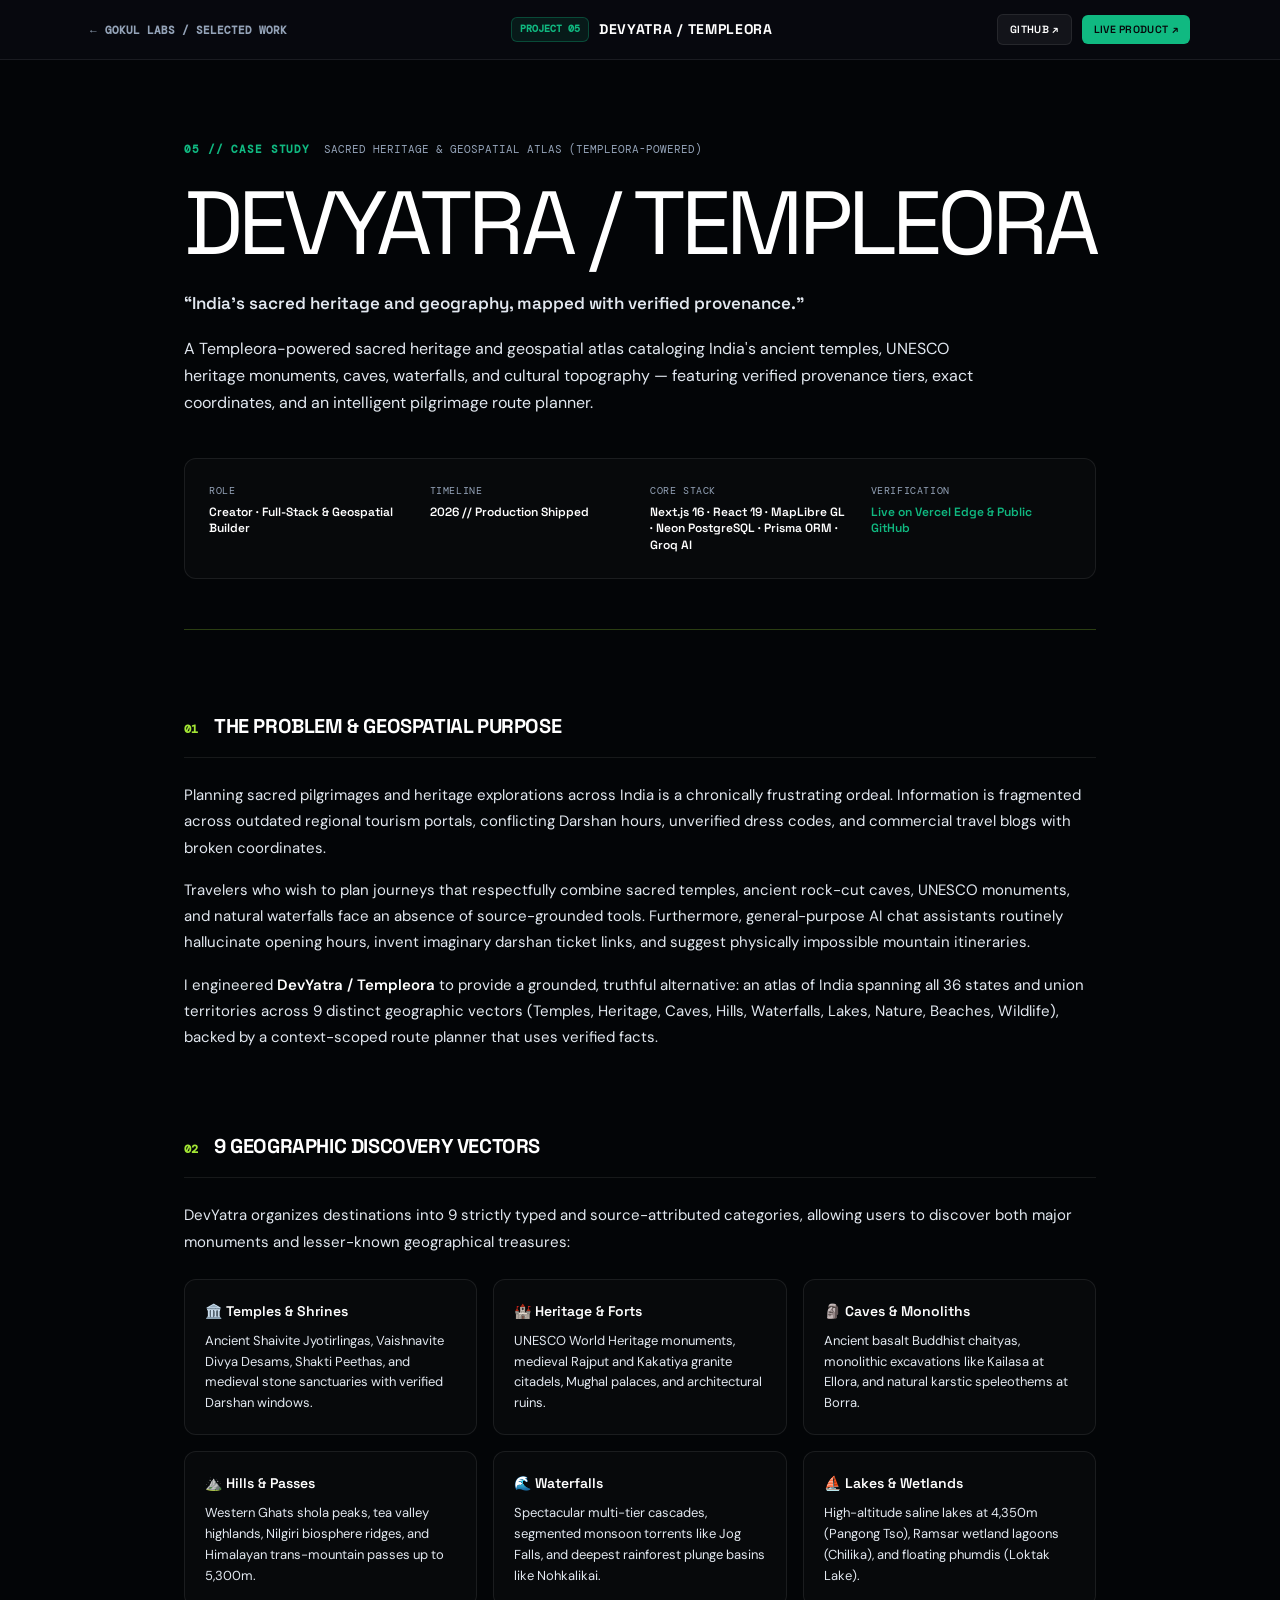
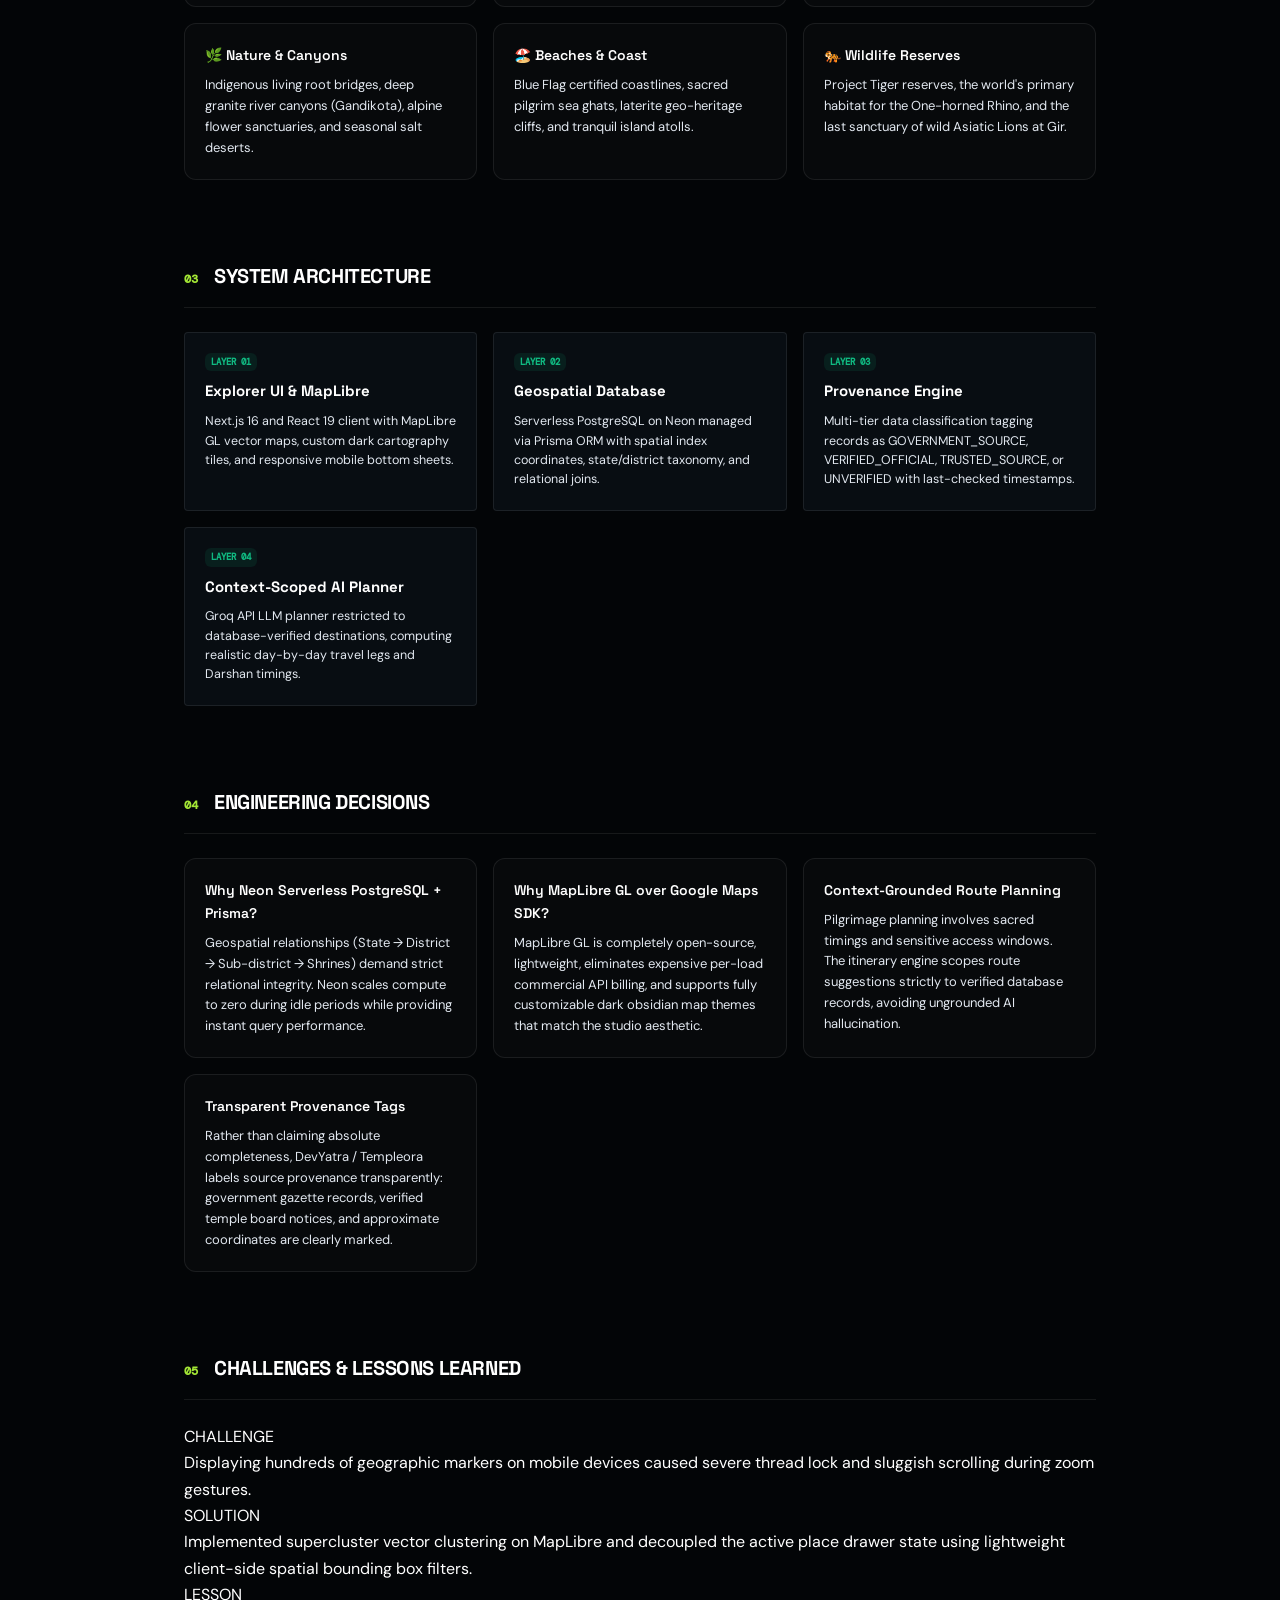
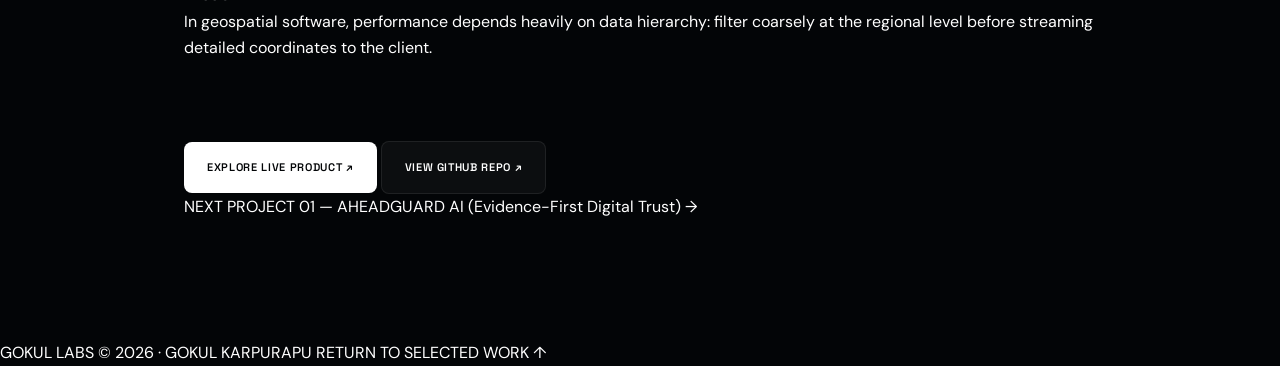
<file: work/devyatra/index.html>
<!DOCTYPE html>
<html lang="en">
<head>
  <meta charset="UTF-8">
  <meta name="viewport" content="width=device-width, initial-scale=1.0">
  <title>DEVYATRA / TEMPLEORA Case Study — Gokul Labs</title>
  <meta name="description" content="Technical Case Study for DEVYATRA / TEMPLEORA — Sacred Heritage & Geospatial Atlas built by Gokul Karpurapu.">
  <meta name="twitter:card" content="summary_large_image">
  <meta name="twitter:site" content="@gokul_k_12">
  <meta name="twitter:creator" content="@gokul_k_12">
  <meta name="twitter:title" content="DEVYATRA / TEMPLEORA Case Study — Gokul Labs">
  <meta name="twitter:description" content="Technical Case Study for DEVYATRA / TEMPLEORA — Sacred Heritage & Geospatial Atlas built by Gokul Karpurapu.">
  <link rel="stylesheet" href="../../style.css">
  <link rel="stylesheet" href="../../premium.css">
  <link rel="stylesheet" href="../../cinematic.css">
  <link rel="icon" type="image/svg+xml" href="../../favicon.svg">
  <link rel="preconnect" href="https://fonts.googleapis.com">
  <link rel="preconnect" href="https://fonts.gstatic.com" crossorigin>
  <link href="https://fonts.googleapis.com/css2?family=DM+Mono:ital,wght@0,400;0,500;1,400&family=DM+Sans:ital,opsz,wght@0,9..40,400..700;1,9..40,400&family=Instrument+Serif:ital@0;1&family=Space+Grotesk:wght@400;500;600;700&display=swap" rel="stylesheet">
</head>
<body class="case-study-page">
  <header class="cs-topbar">
    <div class="cs-topbar-inner">
      <a href="../../#work" class="cs-back-btn">
        <span class="arr">←</span>
        <span>GOKUL LABS / SELECTED WORK</span>
      </a>
      <div class="cs-topbar-title">
        <span class="cs-badge emerald">PROJECT 05</span>
        <span class="cs-name">DEVYATRA / TEMPLEORA</span>
      </div>
      <div class="cs-topbar-actions">
        <a href="https://github.com/gokul1599/DEVYATRA" target="_blank" rel="noopener noreferrer" class="cs-action-btn">GITHUB ↗</a>
        <a href="https://templeora.vercel.app" target="_blank" rel="noopener noreferrer" class="cs-action-btn primary emerald">LIVE PRODUCT ↗</a>
      </div>
    </div>
  </header>

  <main class="cs-container">
    <section class="cs-hero">
      <div class="cs-hero-meta">
        <span class="cs-kicker emerald">05 // CASE STUDY</span>
        <span class="cs-category">SACRED HERITAGE &amp; GEOSPATIAL ATLAS (TEMPLEORA-POWERED)</span>
      </div>
      <h1 class="cs-headline">DEVYATRA / TEMPLEORA</h1>
      <p class="cs-tagline">“India's sacred heritage and geography, mapped with verified provenance.”</p>
      <p class="cs-lead">
        A Templeora-powered sacred heritage and geospatial atlas cataloging India's ancient temples, UNESCO heritage monuments, caves, waterfalls, and cultural topography — featuring verified provenance tiers, exact coordinates, and an intelligent pilgrimage route planner.
      </p>

      <div class="cs-meta-grid">
        <div class="cs-meta-item">
          <span class="m-lbl">ROLE</span>
          <span class="m-val">Creator · Full-Stack &amp; Geospatial Builder</span>
        </div>
        <div class="cs-meta-item">
          <span class="m-lbl">TIMELINE</span>
          <span class="m-val">2026 // Production Shipped</span>
        </div>
        <div class="cs-meta-item">
          <span class="m-lbl">CORE STACK</span>
          <span class="m-val">Next.js 16 · React 19 · MapLibre GL · Neon PostgreSQL · Prisma ORM · Groq AI</span>
        </div>
        <div class="cs-meta-item">
          <span class="m-lbl">VERIFICATION</span>
          <span class="m-val green">Live on Vercel Edge &amp; Public GitHub</span>
        </div>
      </div>
    </section>

    <!-- 01: Overview & Problem -->
    <section class="cs-section">
      <div class="cs-sec-head">
        <span class="cs-num">01</span>
        <h2>THE PROBLEM &amp; GEOSPATIAL PURPOSE</h2>
      </div>
      <div class="cs-prose">
        <p>
          Planning sacred pilgrimages and heritage explorations across India is a chronically frustrating ordeal. Information is fragmented across outdated regional tourism portals, conflicting Darshan hours, unverified dress codes, and commercial travel blogs with broken coordinates.
        </p>
        <p>
          Travelers who wish to plan journeys that respectfully combine sacred temples, ancient rock-cut caves, UNESCO monuments, and natural waterfalls face an absence of source-grounded tools. Furthermore, general-purpose AI chat assistants routinely hallucinate opening hours, invent imaginary darshan ticket links, and suggest physically impossible mountain itineraries.
        </p>
        <p>
          I engineered <strong>DevYatra / Templeora</strong> to provide a grounded, truthful alternative: an atlas of India spanning all 36 states and union territories across 9 distinct geographic vectors (Temples, Heritage, Caves, Hills, Waterfalls, Lakes, Nature, Beaches, Wildlife), backed by a context-scoped route planner that uses verified facts.
        </p>
      </div>
    </section>

    <!-- 02: Exploration Vectors -->
    <section class="cs-section">
      <div class="cs-sec-head">
        <span class="cs-num">02</span>
        <h2>9 GEOGRAPHIC DISCOVERY VECTORS</h2>
      </div>
      <div class="cs-prose">
        <p>
          DevYatra organizes destinations into 9 strictly typed and source-attributed categories, allowing users to discover both major monuments and lesser-known geographical treasures:
        </p>
      </div>
      <div class="cs-decisions-grid">
        <div class="cs-decision-item">
          <h4>🏛️ Temples &amp; Shrines</h4>
          <p>Ancient Shaivite Jyotirlingas, Vaishnavite Divya Desams, Shakti Peethas, and medieval stone sanctuaries with verified Darshan windows.</p>
        </div>
        <div class="cs-decision-item">
          <h4>🏰 Heritage &amp; Forts</h4>
          <p>UNESCO World Heritage monuments, medieval Rajput and Kakatiya granite citadels, Mughal palaces, and architectural ruins.</p>
        </div>
        <div class="cs-decision-item">
          <h4>🗿 Caves &amp; Monoliths</h4>
          <p>Ancient basalt Buddhist chaityas, monolithic excavations like Kailasa at Ellora, and natural karstic speleothems at Borra.</p>
        </div>
        <div class="cs-decision-item">
          <h4>⛰️ Hills &amp; Passes</h4>
          <p>Western Ghats shola peaks, tea valley highlands, Nilgiri biosphere ridges, and Himalayan trans-mountain passes up to 5,300m.</p>
        </div>
        <div class="cs-decision-item">
          <h4>🌊 Waterfalls</h4>
          <p>Spectacular multi-tier cascades, segmented monsoon torrents like Jog Falls, and deepest rainforest plunge basins like Nohkalikai.</p>
        </div>
        <div class="cs-decision-item">
          <h4>⛵ Lakes &amp; Wetlands</h4>
          <p>High-altitude saline lakes at 4,350m (Pangong Tso), Ramsar wetland lagoons (Chilika), and floating phumdis (Loktak Lake).</p>
        </div>
        <div class="cs-decision-item">
          <h4>🌿 Nature &amp; Canyons</h4>
          <p>Indigenous living root bridges, deep granite river canyons (Gandikota), alpine flower sanctuaries, and seasonal salt deserts.</p>
        </div>
        <div class="cs-decision-item">
          <h4>🏖️ Beaches &amp; Coast</h4>
          <p>Blue Flag certified coastlines, sacred pilgrim sea ghats, laterite geo-heritage cliffs, and tranquil island atolls.</p>
        </div>
        <div class="cs-decision-item">
          <h4>🐅 Wildlife Reserves</h4>
          <p>Project Tiger reserves, the world's primary habitat for the One-horned Rhino, and the last sanctuary of wild Asiatic Lions at Gir.</p>
        </div>
      </div>
    </section>

    <!-- 03: System Architecture -->
    <section class="cs-section">
      <div class="cs-sec-head">
        <span class="cs-num">03</span>
        <h2>SYSTEM ARCHITECTURE</h2>
      </div>
      <div class="cs-arch-cards">
        <div class="cs-arch-card">
          <span class="a-badge emerald">LAYER 01</span>
          <h3>Explorer UI &amp; MapLibre</h3>
          <p>Next.js 16 and React 19 client with MapLibre GL vector maps, custom dark cartography tiles, and responsive mobile bottom sheets.</p>
        </div>
        <div class="cs-arch-card">
          <span class="a-badge emerald">LAYER 02</span>
          <h3>Geospatial Database</h3>
          <p>Serverless PostgreSQL on Neon managed via Prisma ORM with spatial index coordinates, state/district taxonomy, and relational joins.</p>
        </div>
        <div class="cs-arch-card">
          <span class="a-badge emerald">LAYER 03</span>
          <h3>Provenance Engine</h3>
          <p>Multi-tier data classification tagging records as GOVERNMENT_SOURCE, VERIFIED_OFFICIAL, TRUSTED_SOURCE, or UNVERIFIED with last-checked timestamps.</p>
        </div>
        <div class="cs-arch-card">
          <span class="a-badge emerald">LAYER 04</span>
          <h3>Context-Scoped AI Planner</h3>
          <p>Groq API LLM planner restricted to database-verified destinations, computing realistic day-by-day travel legs and Darshan timings.</p>
        </div>
      </div>
    </section>

    <!-- 04: Engineering Decisions -->
    <section class="cs-section">
      <div class="cs-sec-head">
        <span class="cs-num">04</span>
        <h2>ENGINEERING DECISIONS</h2>
      </div>
      <div class="cs-decisions-grid">
        <div class="cs-decision-item">
          <h4>Why Neon Serverless PostgreSQL + Prisma?</h4>
          <p>Geospatial relationships (State → District → Sub-district → Shrines) demand strict relational integrity. Neon scales compute to zero during idle periods while providing instant query performance.</p>
        </div>
        <div class="cs-decision-item">
          <h4>Why MapLibre GL over Google Maps SDK?</h4>
          <p>MapLibre GL is completely open-source, lightweight, eliminates expensive per-load commercial API billing, and supports fully customizable dark obsidian map themes that match the studio aesthetic.</p>
        </div>
        <div class="cs-decision-item">
          <h4>Context-Grounded Route Planning</h4>
          <p>Pilgrimage planning involves sacred timings and sensitive access windows. The itinerary engine scopes route suggestions strictly to verified database records, avoiding ungrounded AI hallucination.</p>
        </div>
        <div class="cs-decision-item">
          <h4>Transparent Provenance Tags</h4>
          <p>Rather than claiming absolute completeness, DevYatra / Templeora labels source provenance transparently: government gazette records, verified temple board notices, and approximate coordinates are clearly marked.</p>
        </div>
      </div>
    </section>

    <!-- 05: Challenges & Lessons -->
    <section class="cs-section">
      <div class="cs-sec-head">
        <span class="cs-num">05</span>
        <h2>CHALLENGES &amp; LESSONS LEARNED</h2>
      </div>
      <div class="cs-challenges-box">
        <div class="c-col">
          <span class="c-kicker red">CHALLENGE</span>
          <p>Displaying hundreds of geographic markers on mobile devices caused severe thread lock and sluggish scrolling during zoom gestures.</p>
        </div>
        <div class="c-col">
          <span class="c-kicker cyan">SOLUTION</span>
          <p>Implemented supercluster vector clustering on MapLibre and decoupled the active place drawer state using lightweight client-side spatial bounding box filters.</p>
        </div>
        <div class="c-col">
          <span class="c-kicker green">LESSON</span>
          <p>In geospatial software, performance depends heavily on data hierarchy: filter coarsely at the regional level before streaming detailed coordinates to the client.</p>
        </div>
      </div>
    </section>

    <section class="cs-footer-nav">
      <div class="cs-footer-actions">
        <a href="https://templeora.vercel.app" target="_blank" rel="noopener noreferrer" class="btn-primary emerald-btn">
          <span>EXPLORE LIVE PRODUCT ↗</span>
        </a>
        <a href="https://github.com/gokul1599/DEVYATRA" target="_blank" rel="noopener noreferrer" class="btn-secondary">
          <span>VIEW GITHUB REPO ↗</span>
        </a>
      </div>

      <div class="cs-next-bar">
        <span class="next-lbl">NEXT PROJECT</span>
        <a href="../aheadguard/index.html" class="next-link">
          <span>01 — AHEADGUARD AI (Evidence-First Digital Trust)</span>
          <span class="arr">→</span>
        </a>
      </div>
    </section>
  </main>

  <footer class="cs-site-footer">
    <div class="cs-footer-inner">
      <span>GOKUL LABS © 2026 · GOKUL KARPURAPU</span>
      <a href="../../#work">RETURN TO SELECTED WORK ↑</a>
    </div>
  </footer>
</body>
</html>
</file>
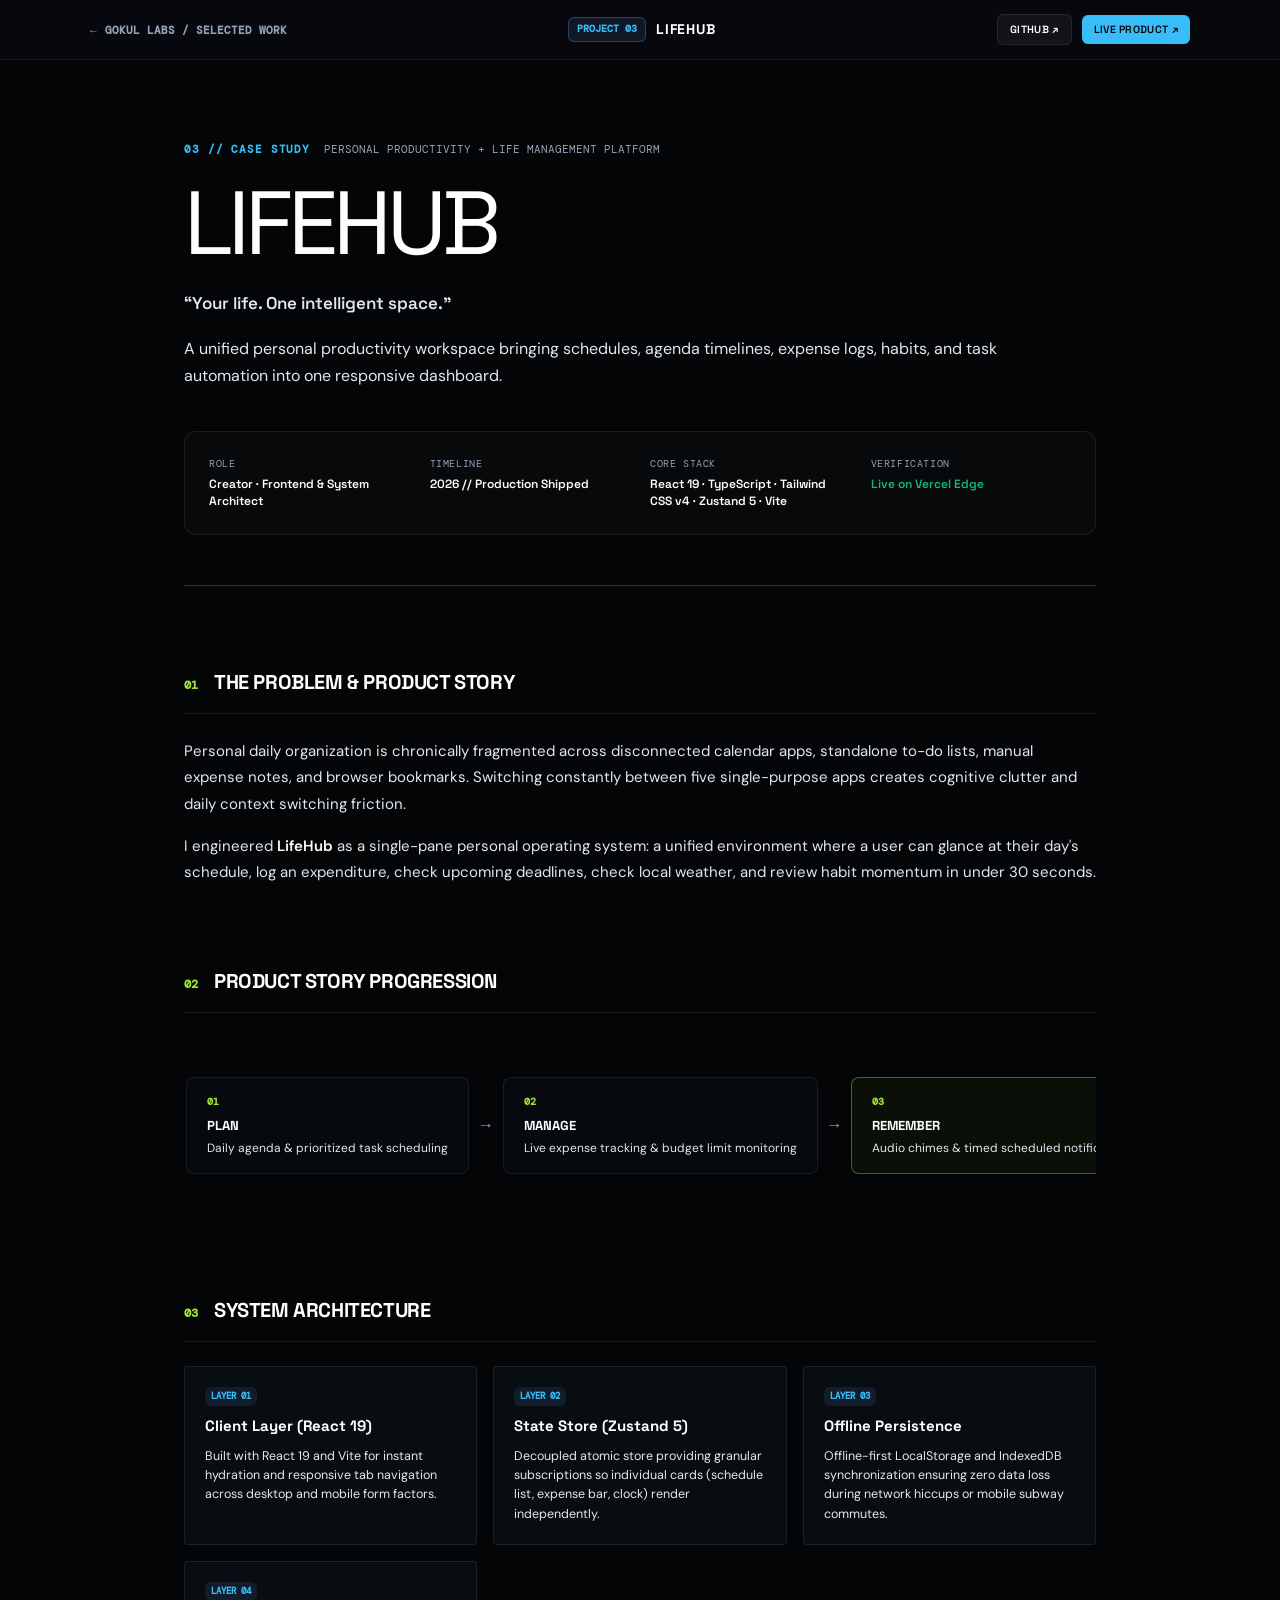
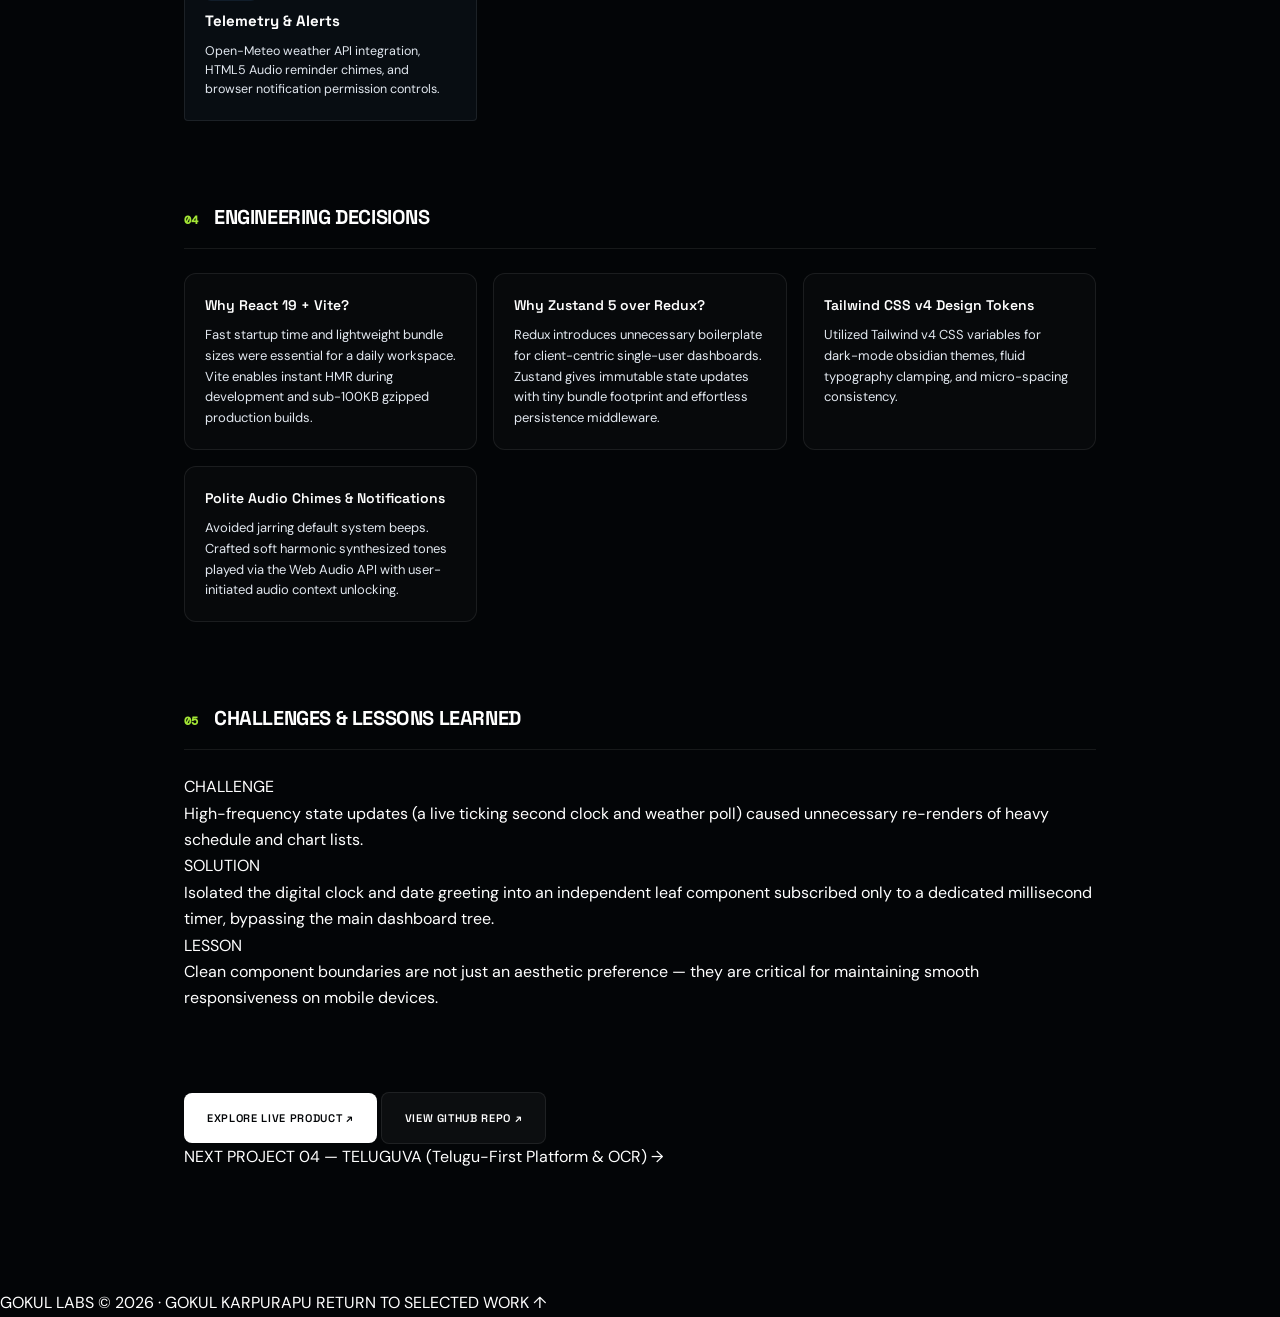
<file: work/lifehub/index.html>
<!DOCTYPE html>
<html lang="en">
<head>
  <meta charset="UTF-8">
  <meta name="viewport" content="width=device-width, initial-scale=1.0">
  <title>LIFEHUB Case Study — Gokul Labs</title>
  <meta name="description" content="Technical Case Study for LIFEHUB — Personal Productivity & Life Management Platform built by Gokul Karpurapu.">
  <meta name="twitter:card" content="summary_large_image">
  <meta name="twitter:site" content="@gokul_k_12">
  <meta name="twitter:creator" content="@gokul_k_12">
  <meta name="twitter:title" content="LIFEHUB Case Study — Gokul Labs">
  <meta name="twitter:description" content="Technical Case Study for LIFEHUB — Personal Productivity & Life Management Platform built by Gokul Karpurapu.">
  <link rel="stylesheet" href="../../style.css">
  <link rel="stylesheet" href="../../premium.css">
  <link rel="stylesheet" href="../../cinematic.css">
  <link rel="icon" type="image/svg+xml" href="../../favicon.svg">
  <link rel="preconnect" href="https://fonts.googleapis.com">
  <link rel="preconnect" href="https://fonts.gstatic.com" crossorigin>
  <link href="https://fonts.googleapis.com/css2?family=DM+Mono:ital,wght@0,400;0,500;1,400&family=DM+Sans:ital,opsz,wght@0,9..40,400..700;1,9..40,400&family=Instrument+Serif:ital@0;1&family=Space+Grotesk:wght@400;500;600;700&display=swap" rel="stylesheet">
</head>
<body class="case-study-page">
  <header class="cs-topbar">
    <div class="cs-topbar-inner">
      <a href="../../#work" class="cs-back-btn">
        <span class="arr">←</span>
        <span>GOKUL LABS / SELECTED WORK</span>
      </a>
      <div class="cs-topbar-title">
        <span class="cs-badge blue">PROJECT 03</span>
        <span class="cs-name">LIFEHUB</span>
      </div>
      <div class="cs-topbar-actions">
        <a href="https://github.com/gokul1599/lifehub" target="_blank" rel="noopener noreferrer" class="cs-action-btn">GITHUB ↗</a>
        <a href="https://lifehub-sage.vercel.app/" target="_blank" rel="noopener noreferrer" class="cs-action-btn primary blue">LIVE PRODUCT ↗</a>
      </div>
    </div>
  </header>

  <main class="cs-container">
    <section class="cs-hero">
      <div class="cs-hero-meta">
        <span class="cs-kicker blue">03 // CASE STUDY</span>
        <span class="cs-category">PERSONAL PRODUCTIVITY + LIFE MANAGEMENT PLATFORM</span>
      </div>
      <h1 class="cs-headline">LIFEHUB</h1>
      <p class="cs-tagline">“Your life. One intelligent space.”</p>
      <p class="cs-lead">
        A unified personal productivity workspace bringing schedules, agenda timelines, expense logs, habits, and task automation into one responsive dashboard.
      </p>

      <div class="cs-meta-grid">
        <div class="cs-meta-item">
          <span class="m-lbl">ROLE</span>
          <span class="m-val">Creator · Frontend &amp; System Architect</span>
        </div>
        <div class="cs-meta-item">
          <span class="m-lbl">TIMELINE</span>
          <span class="m-val">2026 // Production Shipped</span>
        </div>
        <div class="cs-meta-item">
          <span class="m-lbl">CORE STACK</span>
          <span class="m-val">React 19 · TypeScript · Tailwind CSS v4 · Zustand 5 · Vite</span>
        </div>
        <div class="cs-meta-item">
          <span class="m-lbl">VERIFICATION</span>
          <span class="m-val green">Live on Vercel Edge</span>
        </div>
      </div>
    </section>

    <!-- 01: Overview & Problem -->
    <section class="cs-section">
      <div class="cs-sec-head">
        <span class="cs-num">01</span>
        <h2>THE PROBLEM &amp; PRODUCT STORY</h2>
      </div>
      <div class="cs-prose">
        <p>
          Personal daily organization is chronically fragmented across disconnected calendar apps, standalone to-do lists, manual expense notes, and browser bookmarks. Switching constantly between five single-purpose apps creates cognitive clutter and daily context switching friction.
        </p>
        <p>
          I engineered <strong>LifeHub</strong> as a single-pane personal operating system: a unified environment where a user can glance at their day's schedule, log an expenditure, check upcoming deadlines, check local weather, and review habit momentum in under 30 seconds.
        </p>
      </div>
    </section>

    <!-- 02: Transformation Pipeline -->
    <section class="cs-section">
      <div class="cs-sec-head">
        <span class="cs-num">02</span>
        <h2>PRODUCT STORY PROGRESSION</h2>
      </div>
      <div class="cs-flow-strip">
        <div class="cs-flow-node">
          <span class="n-step">01</span>
          <span class="n-title">PLAN</span>
          <p class="n-desc">Daily agenda &amp; prioritized task scheduling</p>
        </div>
        <div class="cs-flow-arr">→</div>
        <div class="cs-flow-node">
          <span class="n-step">02</span>
          <span class="n-title">MANAGE</span>
          <p class="n-desc">Live expense tracking &amp; budget limit monitoring</p>
        </div>
        <div class="cs-flow-arr">→</div>
        <div class="cs-flow-node highlight blue">
          <span class="n-step">03</span>
          <span class="n-title">REMEMBER</span>
          <p class="n-desc">Audio chimes &amp; timed scheduled notifications</p>
        </div>
        <div class="cs-flow-arr">→</div>
        <div class="cs-flow-node">
          <span class="n-step">04</span>
          <span class="n-title">UNDERSTAND</span>
          <p class="n-desc">Habit streaks, completion velocity &amp; burn rates</p>
        </div>
        <div class="cs-flow-arr">→</div>
        <div class="cs-flow-node active blue">
          <span class="n-step">05</span>
          <span class="n-title">ACT</span>
          <p class="n-desc">Frictionless daily execution with zero cognitive drag</p>
        </div>
      </div>
    </section>

    <!-- 03: System Architecture -->
    <section class="cs-section">
      <div class="cs-sec-head">
        <span class="cs-num">03</span>
        <h2>SYSTEM ARCHITECTURE</h2>
      </div>
      <div class="cs-arch-cards">
        <div class="cs-arch-card">
          <span class="a-badge blue">LAYER 01</span>
          <h3>Client Layer (React 19)</h3>
          <p>Built with React 19 and Vite for instant hydration and responsive tab navigation across desktop and mobile form factors.</p>
        </div>
        <div class="cs-arch-card">
          <span class="a-badge blue">LAYER 02</span>
          <h3>State Store (Zustand 5)</h3>
          <p>Decoupled atomic store providing granular subscriptions so individual cards (schedule list, expense bar, clock) render independently.</p>
        </div>
        <div class="cs-arch-card">
          <span class="a-badge blue">LAYER 03</span>
          <h3>Offline Persistence</h3>
          <p>Offline-first LocalStorage and IndexedDB synchronization ensuring zero data loss during network hiccups or mobile subway commutes.</p>
        </div>
        <div class="cs-arch-card">
          <span class="a-badge blue">LAYER 04</span>
          <h3>Telemetry &amp; Alerts</h3>
          <p>Open-Meteo weather API integration, HTML5 Audio reminder chimes, and browser notification permission controls.</p>
        </div>
      </div>
    </section>

    <!-- 04: Engineering Decisions -->
    <section class="cs-section">
      <div class="cs-sec-head">
        <span class="cs-num">04</span>
        <h2>ENGINEERING DECISIONS</h2>
      </div>
      <div class="cs-decisions-grid">
        <div class="cs-decision-item">
          <h4>Why React 19 + Vite?</h4>
          <p>Fast startup time and lightweight bundle sizes were essential for a daily workspace. Vite enables instant HMR during development and sub-100KB gzipped production builds.</p>
        </div>
        <div class="cs-decision-item">
          <h4>Why Zustand 5 over Redux?</h4>
          <p>Redux introduces unnecessary boilerplate for client-centric single-user dashboards. Zustand gives immutable state updates with tiny bundle footprint and effortless persistence middleware.</p>
        </div>
        <div class="cs-decision-item">
          <h4>Tailwind CSS v4 Design Tokens</h4>
          <p>Utilized Tailwind v4 CSS variables for dark-mode obsidian themes, fluid typography clamping, and micro-spacing consistency.</p>
        </div>
        <div class="cs-decision-item">
          <h4>Polite Audio Chimes &amp; Notifications</h4>
          <p>Avoided jarring default system beeps. Crafted soft harmonic synthesized tones played via the Web Audio API with user-initiated audio context unlocking.</p>
        </div>
      </div>
    </section>

    <!-- 05: Challenges & Lessons -->
    <section class="cs-section">
      <div class="cs-sec-head">
        <span class="cs-num">05</span>
        <h2>CHALLENGES &amp; LESSONS LEARNED</h2>
      </div>
      <div class="cs-challenges-box">
        <div class="c-col">
          <span class="c-kicker red">CHALLENGE</span>
          <p>High-frequency state updates (a live ticking second clock and weather poll) caused unnecessary re-renders of heavy schedule and chart lists.</p>
        </div>
        <div class="c-col">
          <span class="c-kicker cyan">SOLUTION</span>
          <p>Isolated the digital clock and date greeting into an independent leaf component subscribed only to a dedicated millisecond timer, bypassing the main dashboard tree.</p>
        </div>
        <div class="c-col">
          <span class="c-kicker green">LESSON</span>
          <p>Clean component boundaries are not just an aesthetic preference — they are critical for maintaining smooth responsiveness on mobile devices.</p>
        </div>
      </div>
    </section>

    <section class="cs-footer-nav">
      <div class="cs-footer-actions">
        <a href="https://lifehub-sage.vercel.app/" target="_blank" rel="noopener noreferrer" class="btn-primary blue-btn">
          <span>EXPLORE LIVE PRODUCT ↗</span>
        </a>
        <a href="https://github.com/gokul1599/lifehub" target="_blank" rel="noopener noreferrer" class="btn-secondary">
          <span>VIEW GITHUB REPO ↗</span>
        </a>
      </div>

      <div class="cs-next-bar">
        <span class="next-lbl">NEXT PROJECT</span>
        <a href="../teluguva/index.html" class="next-link">
          <span>04 — TELUGUVA (Telugu-First Platform &amp; OCR)</span>
          <span class="arr">→</span>
        </a>
      </div>
    </section>
  </main>

  <footer class="cs-site-footer">
    <div class="cs-footer-inner">
      <span>GOKUL LABS © 2026 · GOKUL KARPURAPU</span>
      <a href="../../#work">RETURN TO SELECTED WORK ↑</a>
    </div>
  </footer>
</body>
</html>
</file>
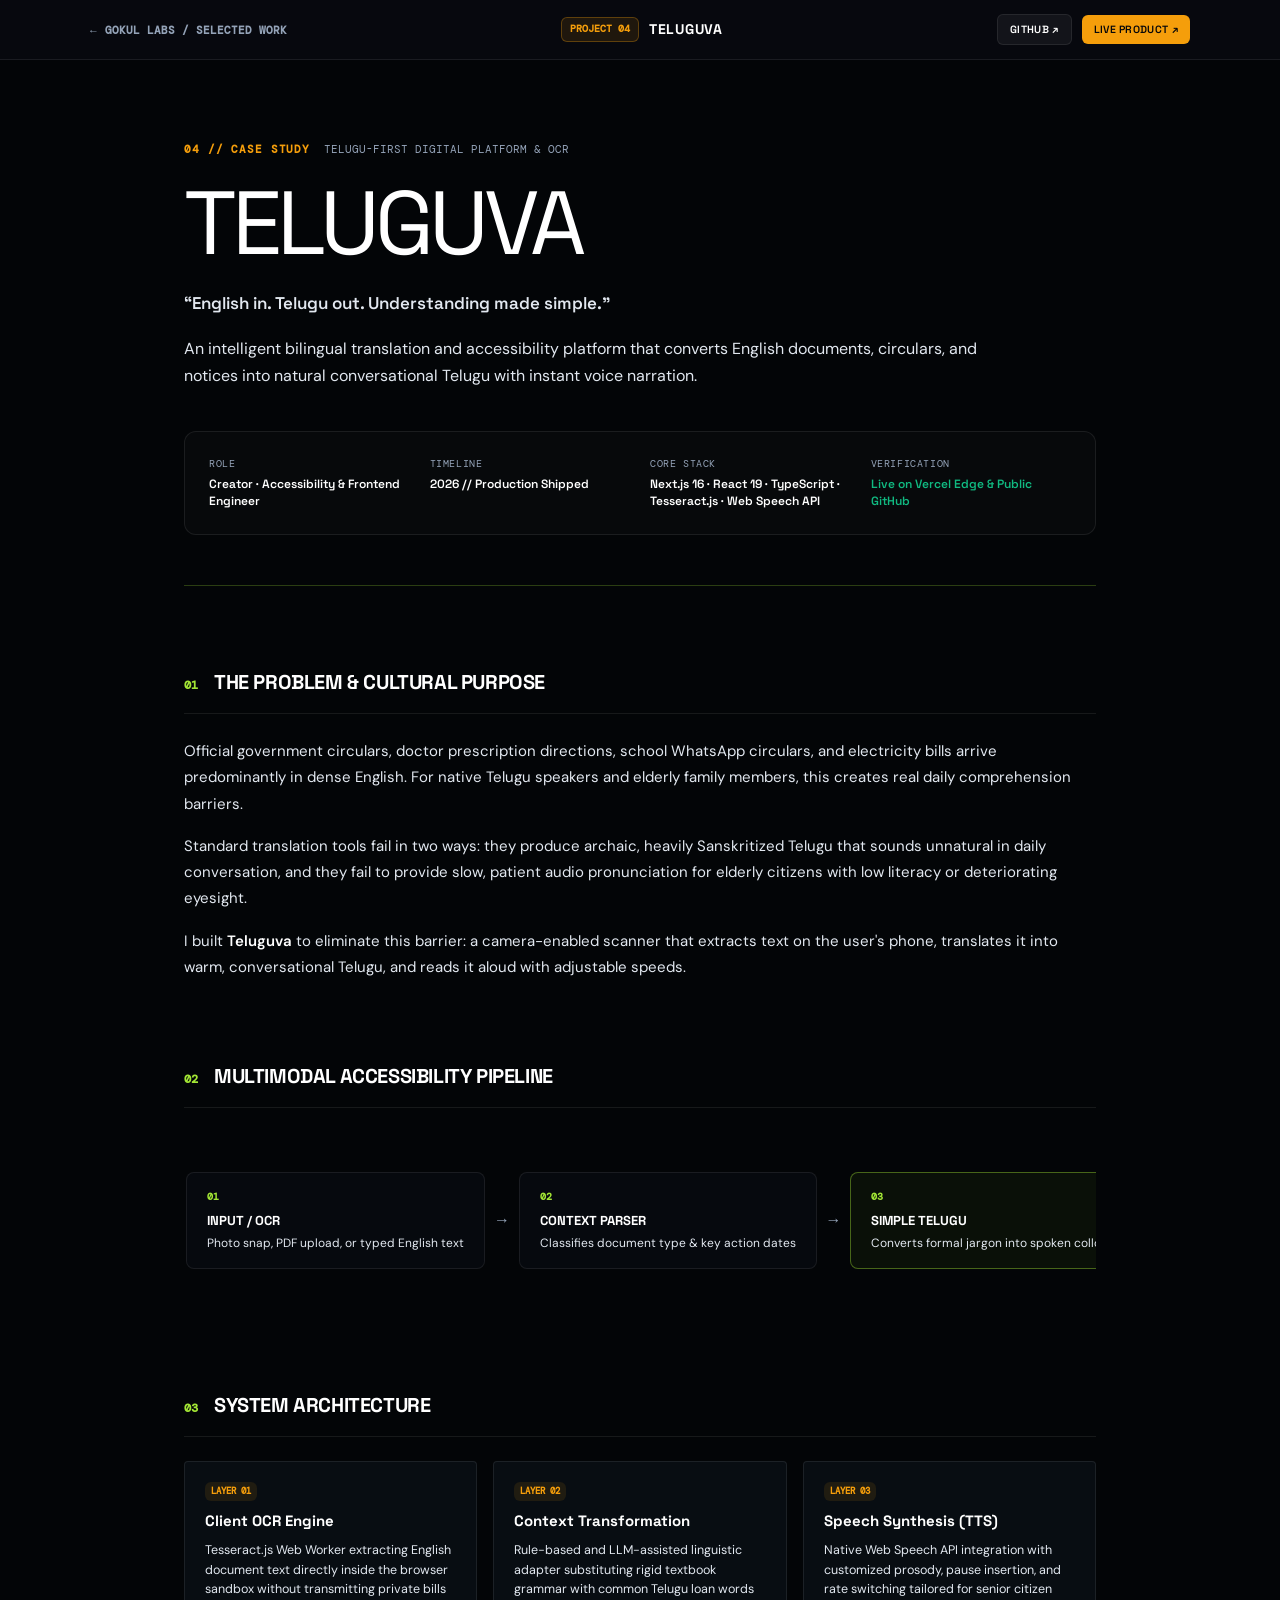
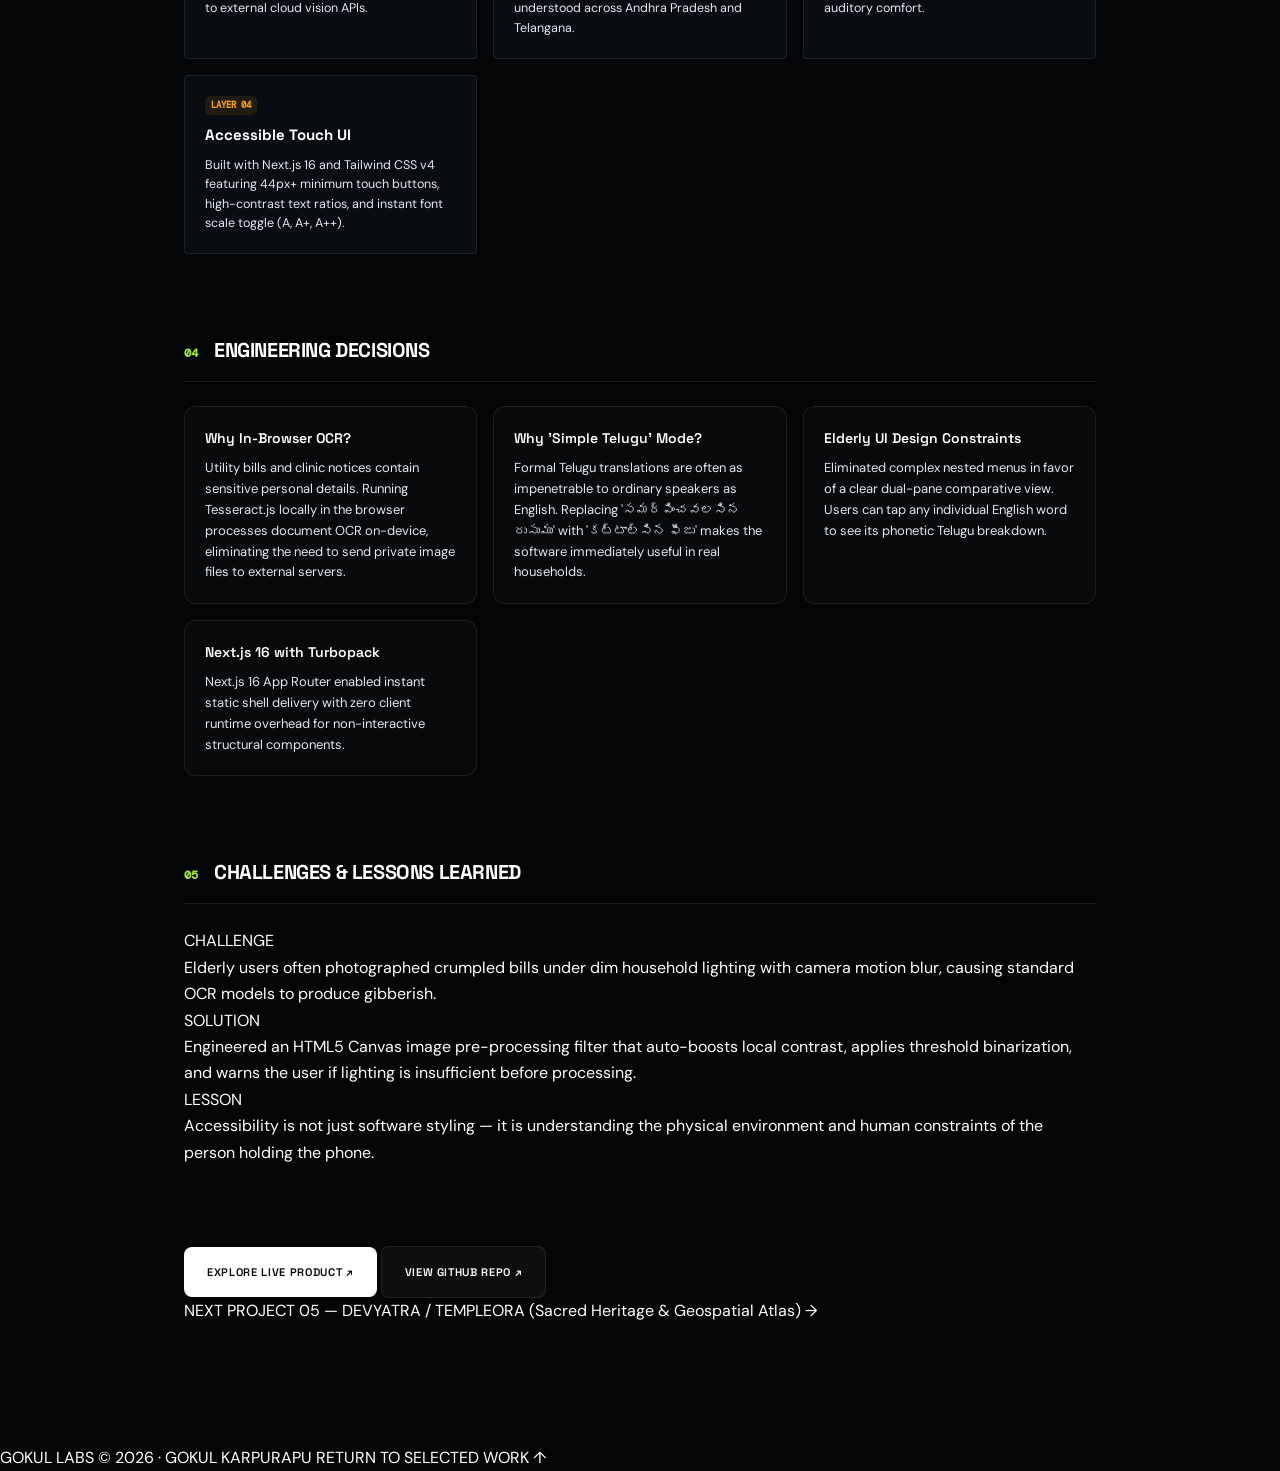
<file: work/teluguva/index.html>
<!DOCTYPE html>
<html lang="en">
<head>
  <meta charset="UTF-8">
  <meta name="viewport" content="width=device-width, initial-scale=1.0">
  <title>TELUGUVA Case Study — Gokul Labs</title>
  <meta name="description" content="Technical Case Study for TELUGUVA — Telugu-First Digital Platform & Accessible OCR built by Gokul Karpurapu.">
  <meta name="twitter:card" content="summary_large_image">
  <meta name="twitter:site" content="@gokul_k_12">
  <meta name="twitter:creator" content="@gokul_k_12">
  <meta name="twitter:title" content="TELUGUVA Case Study — Gokul Labs">
  <meta name="twitter:description" content="Technical Case Study for TELUGUVA — Telugu-First Digital Platform & Accessible OCR built by Gokul Karpurapu.">
  <link rel="stylesheet" href="../../style.css">
  <link rel="stylesheet" href="../../premium.css">
  <link rel="stylesheet" href="../../cinematic.css">
  <link rel="icon" type="image/svg+xml" href="../../favicon.svg">
  <link rel="preconnect" href="https://fonts.googleapis.com">
  <link rel="preconnect" href="https://fonts.gstatic.com" crossorigin>
  <link href="https://fonts.googleapis.com/css2?family=DM+Mono:ital,wght@0,400;0,500;1,400&family=DM+Sans:ital,opsz,wght@0,9..40,400..700;1,9..40,400&family=Instrument+Serif:ital@0;1&family=Space+Grotesk:wght@400;500;600;700&display=swap" rel="stylesheet">
</head>
<body class="case-study-page">
  <header class="cs-topbar">
    <div class="cs-topbar-inner">
      <a href="../../#work" class="cs-back-btn">
        <span class="arr">←</span>
        <span>GOKUL LABS / SELECTED WORK</span>
      </a>
      <div class="cs-topbar-title">
        <span class="cs-badge amber">PROJECT 04</span>
        <span class="cs-name">TELUGUVA</span>
      </div>
      <div class="cs-topbar-actions">
        <a href="https://github.com/gokul1599/teluguva" target="_blank" rel="noopener noreferrer" class="cs-action-btn">GITHUB ↗</a>
        <a href="https://teluguva.vercel.app" target="_blank" rel="noopener noreferrer" class="cs-action-btn primary amber">LIVE PRODUCT ↗</a>
      </div>
    </div>
  </header>

  <main class="cs-container">
    <section class="cs-hero">
      <div class="cs-hero-meta">
        <span class="cs-kicker amber">04 // CASE STUDY</span>
        <span class="cs-category">TELUGU-FIRST DIGITAL PLATFORM &amp; OCR</span>
      </div>
      <h1 class="cs-headline">TELUGUVA</h1>
      <p class="cs-tagline">“English in. Telugu out. Understanding made simple.”</p>
      <p class="cs-lead">
        An intelligent bilingual translation and accessibility platform that converts English documents, circulars, and notices into natural conversational Telugu with instant voice narration.
      </p>

      <div class="cs-meta-grid">
        <div class="cs-meta-item">
          <span class="m-lbl">ROLE</span>
          <span class="m-val">Creator · Accessibility &amp; Frontend Engineer</span>
        </div>
        <div class="cs-meta-item">
          <span class="m-lbl">TIMELINE</span>
          <span class="m-val">2026 // Production Shipped</span>
        </div>
        <div class="cs-meta-item">
          <span class="m-lbl">CORE STACK</span>
          <span class="m-val">Next.js 16 · React 19 · TypeScript · Tesseract.js · Web Speech API</span>
        </div>
        <div class="cs-meta-item">
          <span class="m-lbl">VERIFICATION</span>
          <span class="m-val green">Live on Vercel Edge &amp; Public GitHub</span>
        </div>
      </div>
    </section>

    <!-- 01: Overview & Problem -->
    <section class="cs-section">
      <div class="cs-sec-head">
        <span class="cs-num">01</span>
        <h2>THE PROBLEM &amp; CULTURAL PURPOSE</h2>
      </div>
      <div class="cs-prose">
        <p>
          Official government circulars, doctor prescription directions, school WhatsApp circulars, and electricity bills arrive predominantly in dense English. For native Telugu speakers and elderly family members, this creates real daily comprehension barriers.
        </p>
        <p>
          Standard translation tools fail in two ways: they produce archaic, heavily Sanskritized Telugu that sounds unnatural in daily conversation, and they fail to provide slow, patient audio pronunciation for elderly citizens with low literacy or deteriorating eyesight.
        </p>
        <p>
          I built <strong>Teluguva</strong> to eliminate this barrier: a camera-enabled scanner that extracts text on the user's phone, translates it into warm, conversational Telugu, and reads it aloud with adjustable speeds.
        </p>
      </div>
    </section>

    <!-- 02: Transformation Pipeline -->
    <section class="cs-section">
      <div class="cs-sec-head">
        <span class="cs-num">02</span>
        <h2>MULTIMODAL ACCESSIBILITY PIPELINE</h2>
      </div>
      <div class="cs-flow-strip">
        <div class="cs-flow-node">
          <span class="n-step">01</span>
          <span class="n-title">INPUT / OCR</span>
          <p class="n-desc">Photo snap, PDF upload, or typed English text</p>
        </div>
        <div class="cs-flow-arr">→</div>
        <div class="cs-flow-node">
          <span class="n-step">02</span>
          <span class="n-title">CONTEXT PARSER</span>
          <p class="n-desc">Classifies document type &amp; key action dates</p>
        </div>
        <div class="cs-flow-arr">→</div>
        <div class="cs-flow-node highlight amber">
          <span class="n-step">03</span>
          <span class="n-title">SIMPLE TELUGU</span>
          <p class="n-desc">Converts formal jargon into spoken colloquial dialect</p>
        </div>
        <div class="cs-flow-arr">→</div>
        <div class="cs-flow-node active amber">
          <span class="n-step">04</span>
          <span class="n-title">VOICE NARRATION</span>
          <p class="n-desc">Streaming Web Speech synthesis at 0.75× &amp; 1.0× pacing</p>
        </div>
      </div>
    </section>

    <!-- 03: System Architecture -->
    <section class="cs-section">
      <div class="cs-sec-head">
        <span class="cs-num">03</span>
        <h2>SYSTEM ARCHITECTURE</h2>
      </div>
      <div class="cs-arch-cards">
        <div class="cs-arch-card">
          <span class="a-badge amber">LAYER 01</span>
          <h3>Client OCR Engine</h3>
          <p>Tesseract.js Web Worker extracting English document text directly inside the browser sandbox without transmitting private bills to external cloud vision APIs.</p>
        </div>
        <div class="cs-arch-card">
          <span class="a-badge amber">LAYER 02</span>
          <h3>Context Transformation</h3>
          <p>Rule-based and LLM-assisted linguistic adapter substituting rigid textbook grammar with common Telugu loan words understood across Andhra Pradesh and Telangana.</p>
        </div>
        <div class="cs-arch-card">
          <span class="a-badge amber">LAYER 03</span>
          <h3>Speech Synthesis (TTS)</h3>
          <p>Native Web Speech API integration with customized prosody, pause insertion, and rate switching tailored for senior citizen auditory comfort.</p>
        </div>
        <div class="cs-arch-card">
          <span class="a-badge amber">LAYER 04</span>
          <h3>Accessible Touch UI</h3>
          <p>Built with Next.js 16 and Tailwind CSS v4 featuring 44px+ minimum touch buttons, high-contrast text ratios, and instant font scale toggle (A, A+, A++).</p>
        </div>
      </div>
    </section>

    <!-- 04: Engineering Decisions -->
    <section class="cs-section">
      <div class="cs-sec-head">
        <span class="cs-num">04</span>
        <h2>ENGINEERING DECISIONS</h2>
      </div>
      <div class="cs-decisions-grid">
        <div class="cs-decision-item">
          <h4>Why In-Browser OCR?</h4>
          <p>Utility bills and clinic notices contain sensitive personal details. Running Tesseract.js locally in the browser processes document OCR on-device, eliminating the need to send private image files to external servers.</p>
        </div>
        <div class="cs-decision-item">
          <h4>Why 'Simple Telugu' Mode?</h4>
          <p>Formal Telugu translations are often as impenetrable to ordinary speakers as English. Replacing 'సమర్పించవలసిన రుసుము' with 'కట్టాల్సిన ఫీజు' makes the software immediately useful in real households.</p>
        </div>
        <div class="cs-decision-item">
          <h4>Elderly UI Design Constraints</h4>
          <p>Eliminated complex nested menus in favor of a clear dual-pane comparative view. Users can tap any individual English word to see its phonetic Telugu breakdown.</p>
        </div>
        <div class="cs-decision-item">
          <h4>Next.js 16 with Turbopack</h4>
          <p>Next.js 16 App Router enabled instant static shell delivery with zero client runtime overhead for non-interactive structural components.</p>
        </div>
      </div>
    </section>

    <!-- 05: Challenges & Lessons -->
    <section class="cs-section">
      <div class="cs-sec-head">
        <span class="cs-num">05</span>
        <h2>CHALLENGES &amp; LESSONS LEARNED</h2>
      </div>
      <div class="cs-challenges-box">
        <div class="c-col">
          <span class="c-kicker red">CHALLENGE</span>
          <p>Elderly users often photographed crumpled bills under dim household lighting with camera motion blur, causing standard OCR models to produce gibberish.</p>
        </div>
        <div class="c-col">
          <span class="c-kicker cyan">SOLUTION</span>
          <p>Engineered an HTML5 Canvas image pre-processing filter that auto-boosts local contrast, applies threshold binarization, and warns the user if lighting is insufficient before processing.</p>
        </div>
        <div class="c-col">
          <span class="c-kicker green">LESSON</span>
          <p>Accessibility is not just software styling — it is understanding the physical environment and human constraints of the person holding the phone.</p>
        </div>
      </div>
    </section>

    <section class="cs-footer-nav">
      <div class="cs-footer-actions">
        <a href="https://teluguva.vercel.app" target="_blank" rel="noopener noreferrer" class="btn-primary amber-btn">
          <span>EXPLORE LIVE PRODUCT ↗</span>
        </a>
        <a href="https://github.com/gokul1599/teluguva" target="_blank" rel="noopener noreferrer" class="btn-secondary">
          <span>VIEW GITHUB REPO ↗</span>
        </a>
      </div>

      <div class="cs-next-bar">
        <span class="next-lbl">NEXT PROJECT</span>
        <a href="../devyatra/index.html" class="next-link">
          <span>05 — DEVYATRA / TEMPLEORA (Sacred Heritage &amp; Geospatial Atlas)</span>
          <span class="arr">→</span>
        </a>
      </div>
    </section>
  </main>

  <footer class="cs-site-footer">
    <div class="cs-footer-inner">
      <span>GOKUL LABS © 2026 · GOKUL KARPURAPU</span>
      <a href="../../#work">RETURN TO SELECTED WORK ↑</a>
    </div>
  </footer>
</body>
</html>
</file>
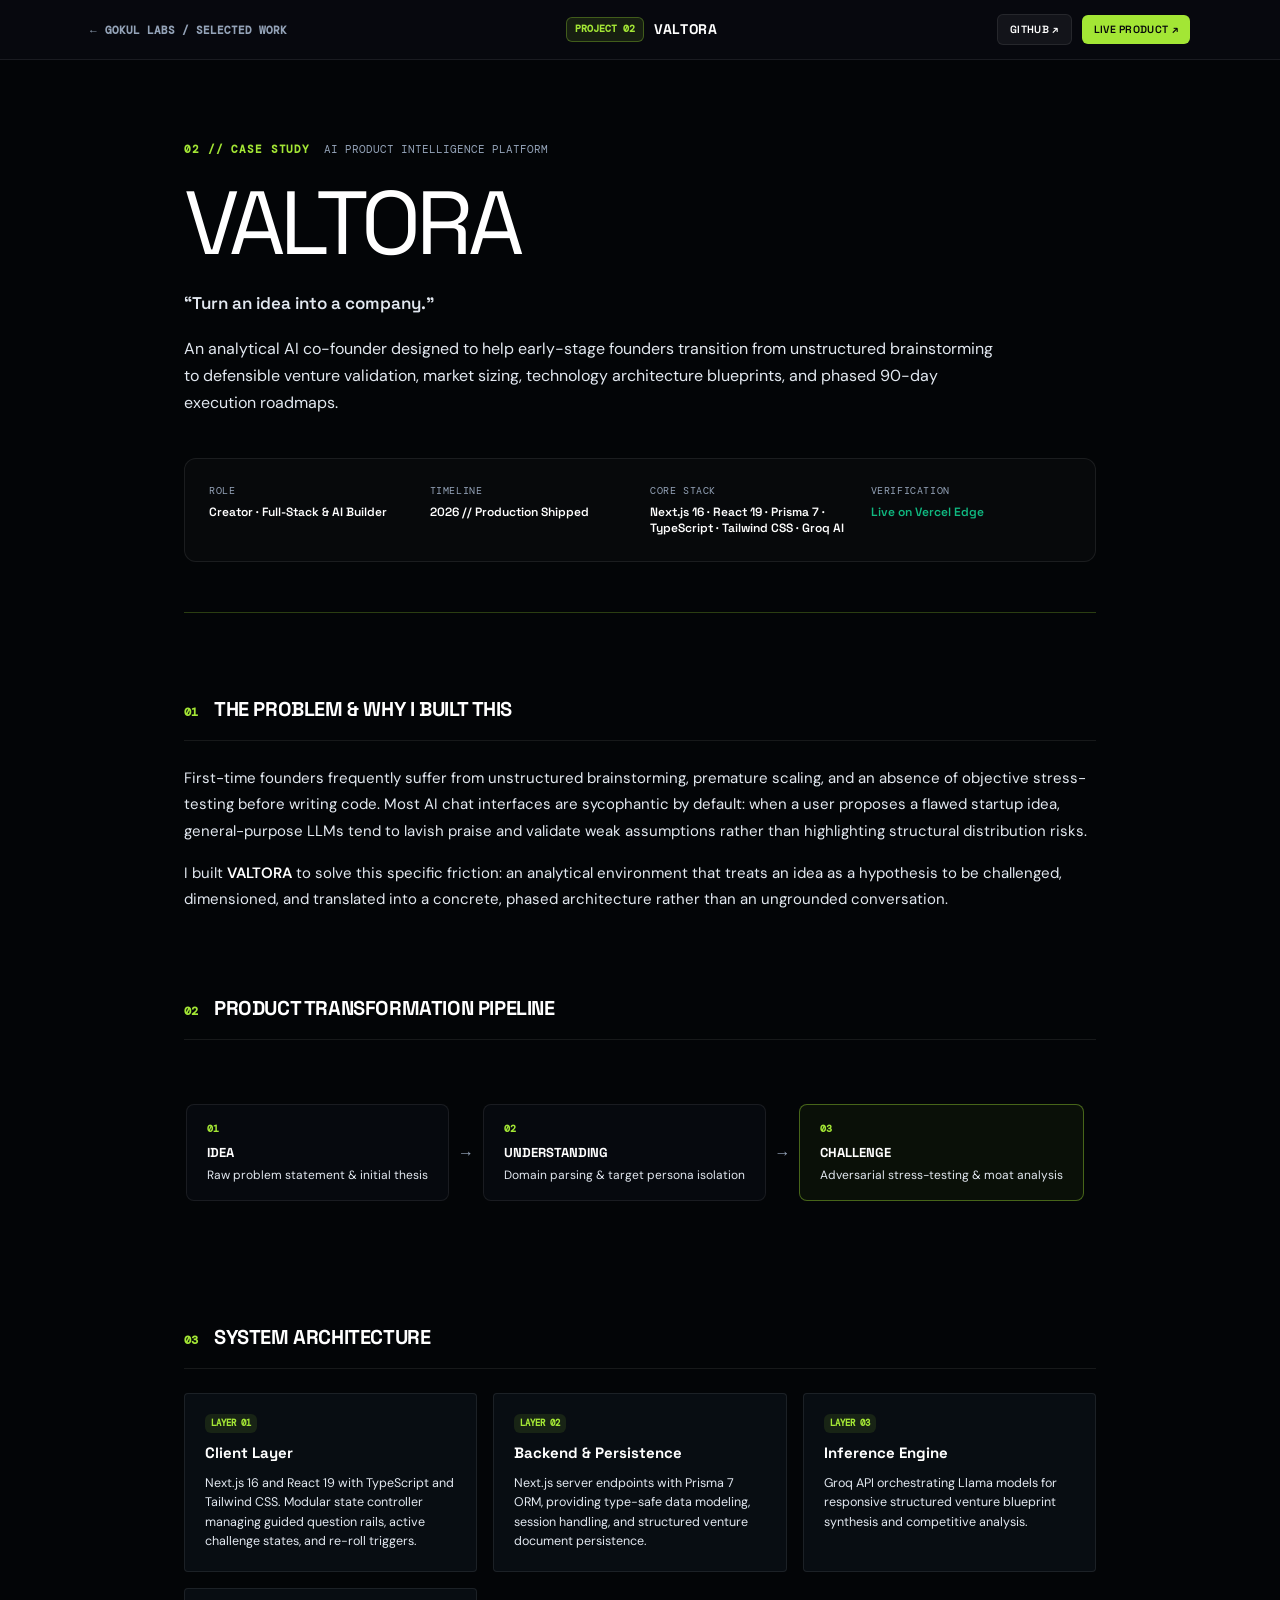
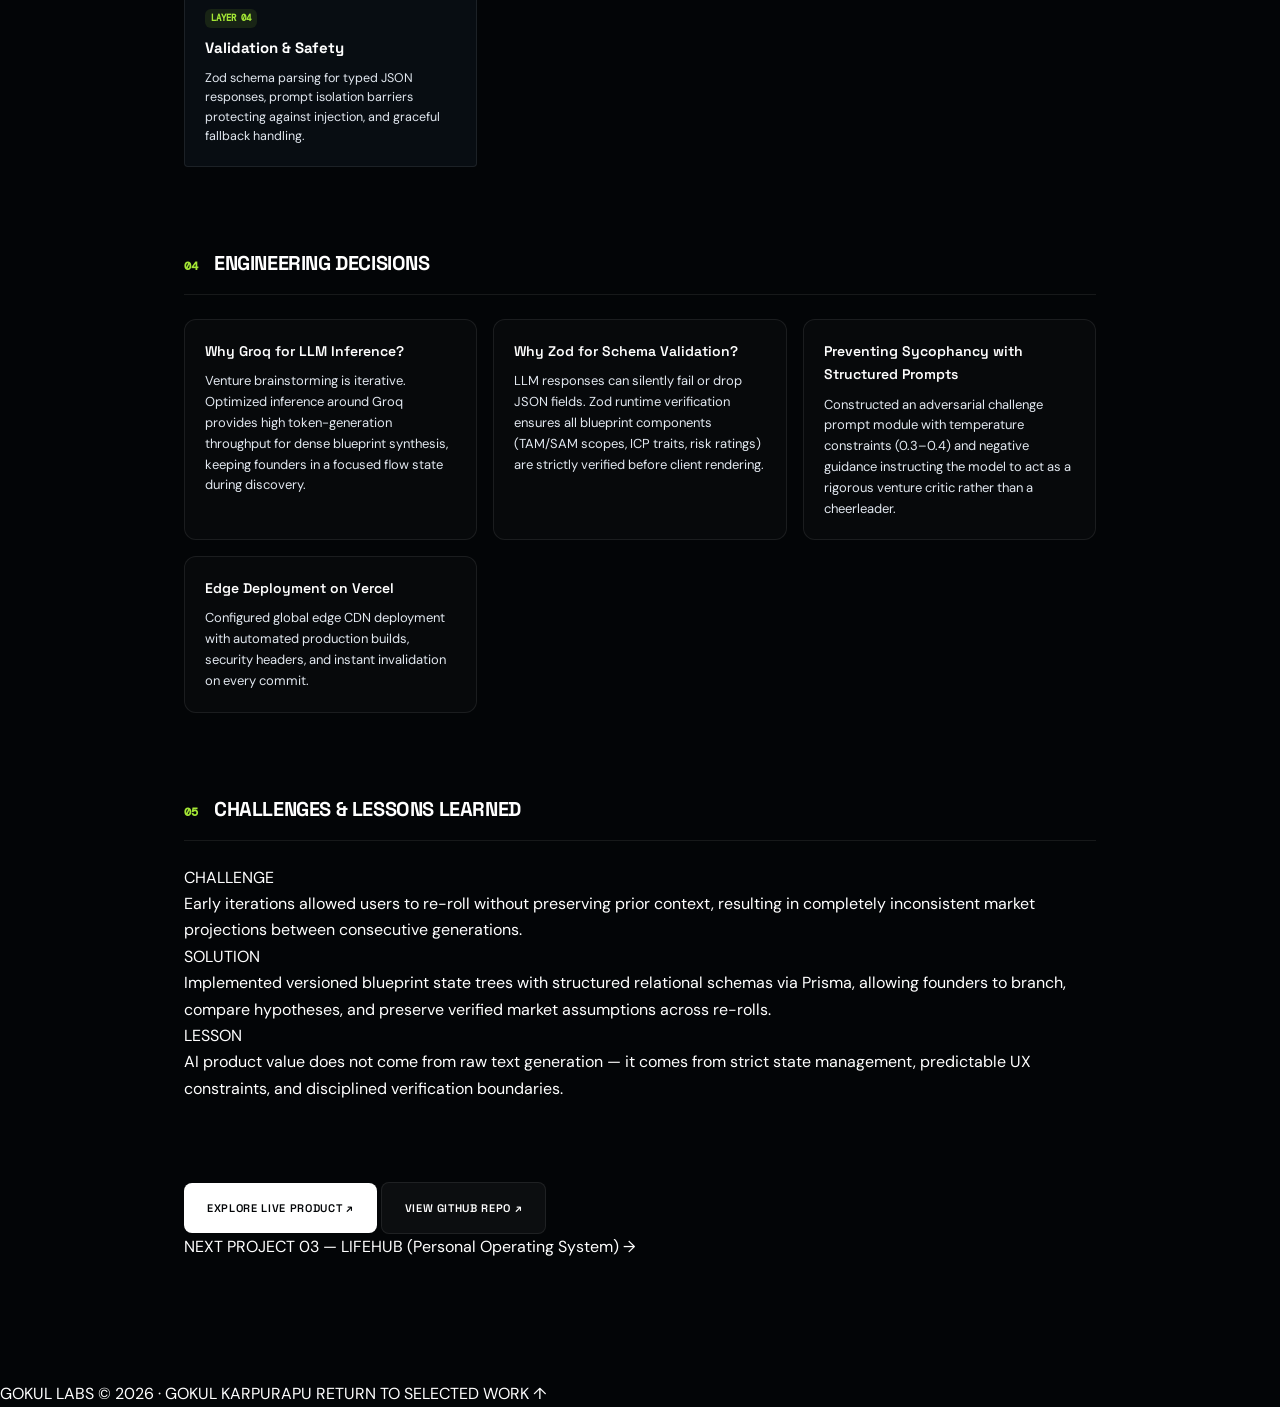
<file: work/valtora/index.html>
<!DOCTYPE html>
<html lang="en">
<head>
  <meta charset="UTF-8">
  <meta name="viewport" content="width=device-width, initial-scale=1.0">
  <title>VALTORA Case Study — Gokul Labs</title>
  <meta name="description" content="Technical Case Study for VALTORA — AI Product Intelligence & Startup Strategy Platform built by Gokul Karpurapu.">
  <meta name="twitter:card" content="summary_large_image">
  <meta name="twitter:site" content="@gokul_k_12">
  <meta name="twitter:creator" content="@gokul_k_12">
  <meta name="twitter:title" content="VALTORA Case Study — Gokul Labs">
  <meta name="twitter:description" content="Technical Case Study for VALTORA — AI Product Intelligence & Startup Strategy Platform built by Gokul Karpurapu.">
  <link rel="stylesheet" href="../../style.css">
  <link rel="stylesheet" href="../../premium.css">
  <link rel="stylesheet" href="../../cinematic.css">
  <link rel="icon" type="image/svg+xml" href="../../favicon.svg">
  <link rel="preconnect" href="https://fonts.googleapis.com">
  <link rel="preconnect" href="https://fonts.gstatic.com" crossorigin>
  <link href="https://fonts.googleapis.com/css2?family=DM+Mono:ital,wght@0,400;0,500;1,400&family=DM+Sans:ital,opsz,wght@0,9..40,400..700;1,9..40,400&family=Instrument+Serif:ital@0;1&family=Space+Grotesk:wght@400;500;600;700&display=swap" rel="stylesheet">
</head>
<body class="case-study-page">
  <!-- Case Study Sticky Topbar -->
  <header class="cs-topbar">
    <div class="cs-topbar-inner">
      <a href="../../#work" class="cs-back-btn">
        <span class="arr">←</span>
        <span>GOKUL LABS / SELECTED WORK</span>
      </a>
      <div class="cs-topbar-title">
        <span class="cs-badge cyan">PROJECT 02</span>
        <span class="cs-name">VALTORA</span>
      </div>
      <div class="cs-topbar-actions">
        <a href="https://github.com/gokul1599/valtora" target="_blank" rel="noopener noreferrer" class="cs-action-btn">GITHUB ↗</a>
        <a href="https://valtora-swart.vercel.app/" target="_blank" rel="noopener noreferrer" class="cs-action-btn primary">LIVE PRODUCT ↗</a>
      </div>
    </div>
  </header>

  <main class="cs-container">
    <!-- Hero -->
    <section class="cs-hero">
      <div class="cs-hero-meta">
        <span class="cs-kicker">02 // CASE STUDY</span>
        <span class="cs-category">AI PRODUCT INTELLIGENCE PLATFORM</span>
      </div>
      <h1 class="cs-headline">VALTORA</h1>
      <p class="cs-tagline">“Turn an idea into a company.”</p>
      <p class="cs-lead">
        An analytical AI co-founder designed to help early-stage founders transition from unstructured brainstorming to defensible venture validation, market sizing, technology architecture blueprints, and phased 90-day execution roadmaps.
      </p>

      <!-- Key Metadata Grid -->
      <div class="cs-meta-grid">
        <div class="cs-meta-item">
          <span class="m-lbl">ROLE</span>
          <span class="m-val">Creator · Full-Stack &amp; AI Builder</span>
        </div>
        <div class="cs-meta-item">
          <span class="m-lbl">TIMELINE</span>
          <span class="m-val">2026 // Production Shipped</span>
        </div>
        <div class="cs-meta-item">
          <span class="m-lbl">CORE STACK</span>
          <span class="m-val">Next.js 16 · React 19 · Prisma 7 · TypeScript · Tailwind CSS · Groq AI</span>
        </div>
        <div class="cs-meta-item">
          <span class="m-lbl">VERIFICATION</span>
          <span class="m-val green">Live on Vercel Edge</span>
        </div>
      </div>
    </section>

    <!-- 01: Overview & Problem -->
    <section class="cs-section">
      <div class="cs-sec-head">
        <span class="cs-num">01</span>
        <h2>THE PROBLEM &amp; WHY I BUILT THIS</h2>
      </div>
      <div class="cs-prose">
        <p>
          First-time founders frequently suffer from unstructured brainstorming, premature scaling, and an absence of objective stress-testing before writing code. Most AI chat interfaces are sycophantic by default: when a user proposes a flawed startup idea, general-purpose LLMs tend to lavish praise and validate weak assumptions rather than highlighting structural distribution risks.
        </p>
        <p>
          I built <strong>VALTORA</strong> to solve this specific friction: an analytical environment that treats an idea as a hypothesis to be challenged, dimensioned, and translated into a concrete, phased architecture rather than an ungrounded conversation.
        </p>
      </div>
    </section>

    <!-- 02: Transformation Pipeline -->
    <section class="cs-section">
      <div class="cs-sec-head">
        <span class="cs-num">02</span>
        <h2>PRODUCT TRANSFORMATION PIPELINE</h2>
      </div>
      <div class="cs-flow-strip">
        <div class="cs-flow-node">
          <span class="n-step">01</span>
          <span class="n-title">IDEA</span>
          <p class="n-desc">Raw problem statement &amp; initial thesis</p>
        </div>
        <div class="cs-flow-arr">→</div>
        <div class="cs-flow-node">
          <span class="n-step">02</span>
          <span class="n-title">UNDERSTANDING</span>
          <p class="n-desc">Domain parsing &amp; target persona isolation</p>
        </div>
        <div class="cs-flow-arr">→</div>
        <div class="cs-flow-node highlight">
          <span class="n-step">03</span>
          <span class="n-title">CHALLENGE</span>
          <p class="n-desc">Adversarial stress-testing &amp; moat analysis</p>
        </div>
        <div class="cs-flow-arr">→</div>
        <div class="cs-flow-node">
          <span class="n-step">04</span>
          <span class="n-title">ROADMAP</span>
          <p class="n-desc">Phased 90-day technical &amp; growth milestones</p>
        </div>
        <div class="cs-flow-arr">→</div>
        <div class="cs-flow-node active">
          <span class="n-step">05</span>
          <span class="n-title">ACTION</span>
          <p class="n-desc">MVP specifications ready for execution</p>
        </div>
      </div>
    </section>

    <!-- 03: System Architecture -->
    <section class="cs-section">
      <div class="cs-sec-head">
        <span class="cs-num">03</span>
        <h2>SYSTEM ARCHITECTURE</h2>
      </div>
      <div class="cs-arch-cards">
        <div class="cs-arch-card">
          <span class="a-badge">LAYER 01</span>
          <h3>Client Layer</h3>
          <p>Next.js 16 and React 19 with TypeScript and Tailwind CSS. Modular state controller managing guided question rails, active challenge states, and re-roll triggers.</p>
        </div>
        <div class="cs-arch-card">
          <span class="a-badge">LAYER 02</span>
          <h3>Backend &amp; Persistence</h3>
          <p>Next.js server endpoints with Prisma 7 ORM, providing type-safe data modeling, session handling, and structured venture document persistence.</p>
        </div>
        <div class="cs-arch-card">
          <span class="a-badge">LAYER 03</span>
          <h3>Inference Engine</h3>
          <p>Groq API orchestrating Llama models for responsive structured venture blueprint synthesis and competitive analysis.</p>
        </div>
        <div class="cs-arch-card">
          <span class="a-badge">LAYER 04</span>
          <h3>Validation &amp; Safety</h3>
          <p>Zod schema parsing for typed JSON responses, prompt isolation barriers protecting against injection, and graceful fallback handling.</p>
        </div>
      </div>
    </section>

    <!-- 04: Engineering Decisions -->
    <section class="cs-section">
      <div class="cs-sec-head">
        <span class="cs-num">04</span>
        <h2>ENGINEERING DECISIONS</h2>
      </div>
      <div class="cs-decisions-grid">
        <div class="cs-decision-item">
          <h4>Why Groq for LLM Inference?</h4>
          <p>Venture brainstorming is iterative. Optimized inference around Groq provides high token-generation throughput for dense blueprint synthesis, keeping founders in a focused flow state during discovery.</p>
        </div>
        <div class="cs-decision-item">
          <h4>Why Zod for Schema Validation?</h4>
          <p>LLM responses can silently fail or drop JSON fields. Zod runtime verification ensures all blueprint components (TAM/SAM scopes, ICP traits, risk ratings) are strictly verified before client rendering.</p>
        </div>
        <div class="cs-decision-item">
          <h4>Preventing Sycophancy with Structured Prompts</h4>
          <p>Constructed an adversarial challenge prompt module with temperature constraints (0.3–0.4) and negative guidance instructing the model to act as a rigorous venture critic rather than a cheerleader.</p>
        </div>
        <div class="cs-decision-item">
          <h4>Edge Deployment on Vercel</h4>
          <p>Configured global edge CDN deployment with automated production builds, security headers, and instant invalidation on every commit.</p>
        </div>
      </div>
    </section>

    <!-- 05: Challenges & Lessons -->
    <section class="cs-section">
      <div class="cs-sec-head">
        <span class="cs-num">05</span>
        <h2>CHALLENGES &amp; LESSONS LEARNED</h2>
      </div>
      <div class="cs-challenges-box">
        <div class="c-col">
          <span class="c-kicker red">CHALLENGE</span>
          <p>Early iterations allowed users to re-roll without preserving prior context, resulting in completely inconsistent market projections between consecutive generations.</p>
        </div>
        <div class="c-col">
          <span class="c-kicker cyan">SOLUTION</span>
          <p>Implemented versioned blueprint state trees with structured relational schemas via Prisma, allowing founders to branch, compare hypotheses, and preserve verified market assumptions across re-rolls.</p>
        </div>
        <div class="c-col">
          <span class="c-kicker green">LESSON</span>
          <p>AI product value does not come from raw text generation — it comes from strict state management, predictable UX constraints, and disciplined verification boundaries.</p>
        </div>
      </div>
    </section>

    <!-- Project CTAs & Next Project -->
    <section class="cs-footer-nav">
      <div class="cs-footer-actions">
        <a href="https://valtora-swart.vercel.app/" target="_blank" rel="noopener noreferrer" class="btn-primary">
          <span>EXPLORE LIVE PRODUCT ↗</span>
        </a>
        <a href="https://github.com/gokul1599/valtora" target="_blank" rel="noopener noreferrer" class="btn-secondary">
          <span>VIEW GITHUB REPO ↗</span>
        </a>
      </div>

      <div class="cs-next-bar">
        <span class="next-lbl">NEXT PROJECT</span>
        <a href="../lifehub/index.html" class="next-link">
          <span>03 — LIFEHUB (Personal Operating System)</span>
          <span class="arr">→</span>
        </a>
      </div>
    </section>
  </main>

  <footer class="cs-site-footer">
    <div class="cs-footer-inner">
      <span>GOKUL LABS © 2026 · GOKUL KARPURAPU</span>
      <a href="../../#work">RETURN TO SELECTED WORK ↑</a>
    </div>
  </footer>
</body>
</html>
</file>
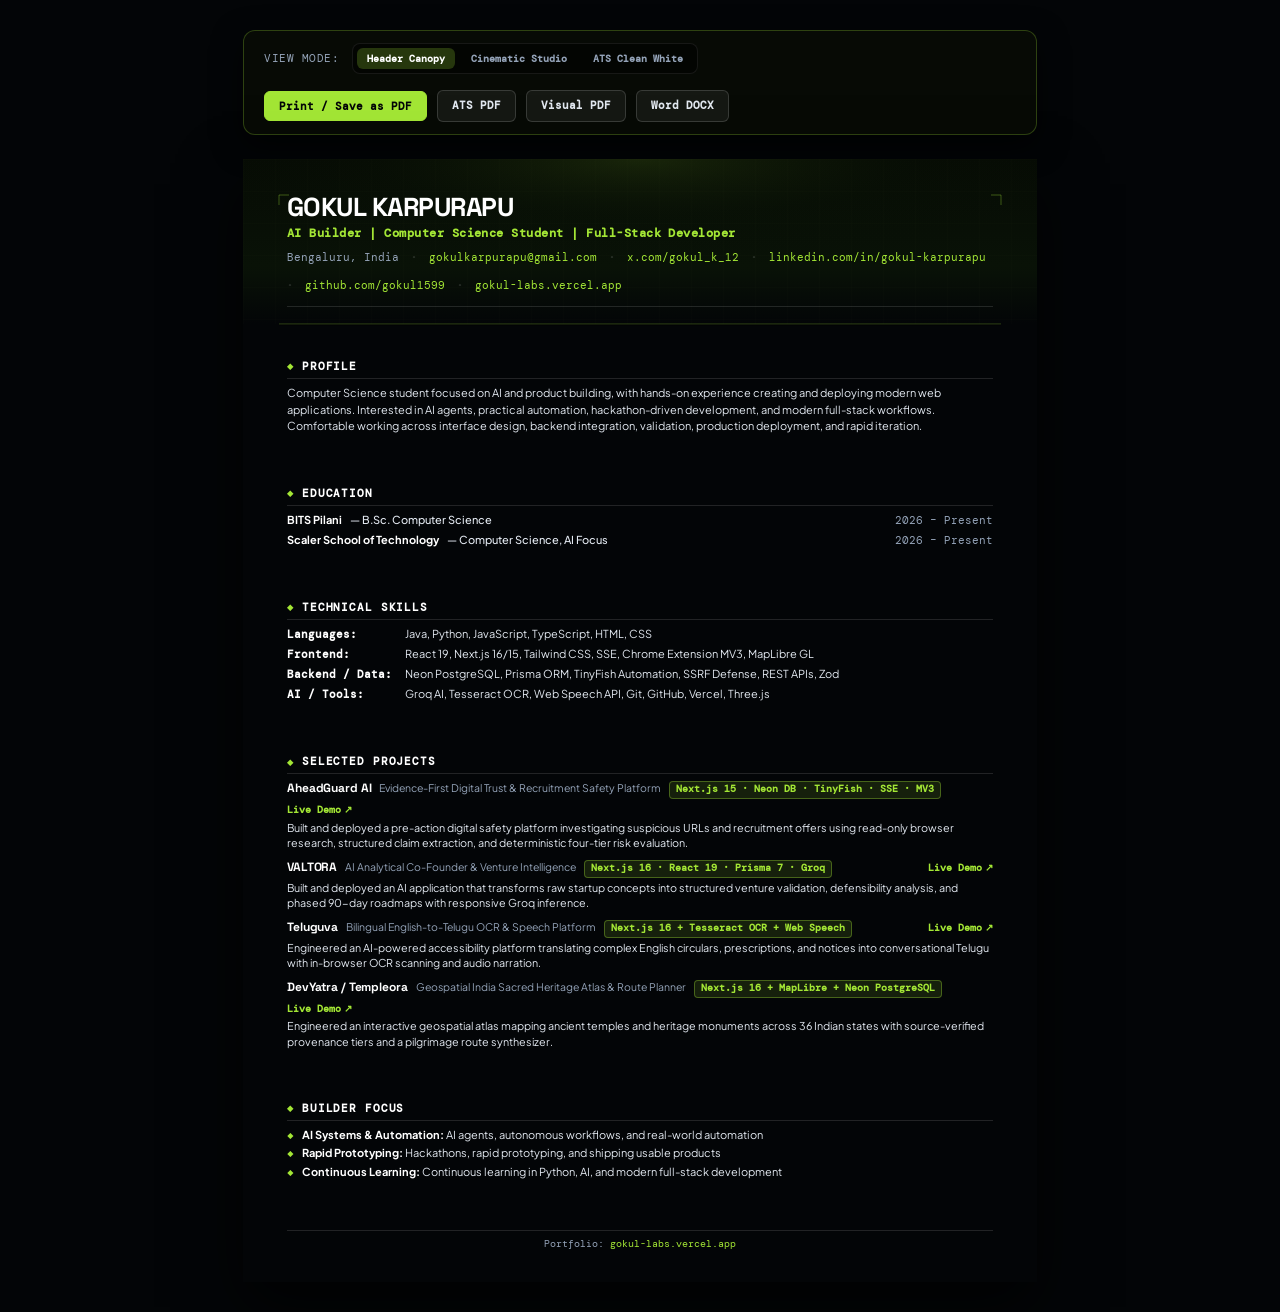
<file: assets/resume/resume.html>
<!DOCTYPE html>
<html lang="en">
<head>
  <meta charset="UTF-8">
  <meta name="viewport" content="width=device-width, initial-scale=1.0">
  <title>Gokul Karpurapu — Resume | AI Builder &amp; Full-Stack Developer</title>
  
  <!-- Fonts -->
  <link rel="preconnect" href="https://fonts.googleapis.com">
  <link rel="preconnect" href="https://fonts.gstatic.com" crossorigin>
  <link href="https://fonts.googleapis.com/css2?family=DM+Mono:ital,wght@0,400;0,500;1,400&family=Plus+Jakarta+Sans:wght@400;500;600;700&family=Space+Grotesk:wght@600;700;800&display=swap" rel="stylesheet">

  <style>
    /* -------------------------------------------------------------
       A4 PAGE ARCHITECTURE & RESET
       ------------------------------------------------------------- */
    *, *::before, *::after {
      box-sizing: border-box;
      margin: 0;
      padding: 0;
    }

    :root {
      --font-display: 'Space Grotesk', system-ui, -apple-system, sans-serif;
      --font-body: 'Plus Jakarta Sans', system-ui, -apple-system, sans-serif;
      --font-mono: 'DM Mono', ui-monospace, SFMono-Regular, monospace;
      
      /* Theme 1: Header Canopy Dark (Default / Recommended — Midnight Black & Lime Green) */
      --bg-canvas: #030507;
      --header-bg: #070c06;
      --header-border: #a3e635;
      --text-head: #ffffff;
      --text-sub: #a3e635;
      --text-body: #e2e8f0;
      --text-muted: #94a3b8;
      --text-bold: #ffffff;
      --rule-color: rgba(255, 255, 255, 0.12);
      --link-color: #a3e635;
      --tag-bg: rgba(163, 230, 53, 0.12);
      --tag-border: rgba(163, 230, 53, 0.35);
    }

    body.theme-ats {
      --bg-canvas: #ffffff;
      --header-bg: #f8fafc;
      --header-border: #cbd5e1;
      --text-head: #0f172a;
      --text-sub: #3f6212;
      --text-body: #334155;
      --text-muted: #64748b;
      --text-bold: #0f172a;
      --rule-color: #e2e8f0;
      --link-color: #3f6212;
      --tag-bg: rgba(101, 163, 13, 0.08);
      --tag-border: rgba(101, 163, 13, 0.25);
    }

    body.theme-cinematic {
      --bg-canvas: #030507;
      --header-bg: #080d05;
      --header-border: #a3e635;
      --text-head: #ffffff;
      --text-sub: #bef264;
      --text-body: #e2e8f0;
      --text-muted: #94a3b8;
      --text-bold: #ffffff;
      --rule-color: rgba(163, 230, 53, 0.2);
      --link-color: #a3e635;
      --tag-bg: rgba(163, 230, 53, 0.14);
      --tag-border: rgba(163, 230, 53, 0.4);
    }

    body {
      background-color: #030507;
      font-family: var(--font-body);
      color: var(--text-body);
      line-height: 1.45;
      -webkit-font-smoothing: antialiased;
      display: flex;
      flex-direction: column;
      align-items: center;
      padding: 30px 16px;
      min-height: 100vh;
    }

    /* -------------------------------------------------------------
       CONTROLS BAR (Hidden on Print)
       ------------------------------------------------------------- */
    .controls-toolbar {
      width: 100%;
      max-width: 794px;
      background: rgba(8, 12, 6, 0.9);
      backdrop-filter: blur(12px);
      border: 1px solid rgba(163, 230, 53, 0.25);
      border-radius: 12px;
      padding: 12px 20px;
      margin-bottom: 24px;
      display: flex;
      align-items: center;
      justify-content: space-between;
      gap: 16px;
      flex-wrap: wrap;
      box-shadow: 0 10px 30px rgba(0, 0, 0, 0.6);
    }

    .toolbar-left {
      display: flex;
      align-items: center;
      gap: 12px;
    }

    .toolbar-title {
      font-family: var(--font-mono);
      font-size: 11px;
      color: #94a3b8;
      text-transform: uppercase;
      letter-spacing: 0.05em;
    }

    .theme-selector {
      display: flex;
      gap: 6px;
      background: rgba(0, 0, 0, 0.5);
      padding: 4px;
      border-radius: 8px;
      border: 1px solid rgba(255, 255, 255, 0.08);
    }

    .theme-btn {
      font-family: var(--font-mono);
      font-size: 10px;
      font-weight: 600;
      padding: 4px 10px;
      border-radius: 6px;
      border: none;
      background: transparent;
      color: #94a3b8;
      cursor: pointer;
      transition: all 0.2s ease;
    }

    .theme-btn.active, .theme-btn:hover {
      background: rgba(163, 230, 53, 0.22);
      color: #ffffff;
    }

    .toolbar-right {
      display: flex;
      align-items: center;
      gap: 10px;
    }

    .action-btn {
      font-family: var(--font-mono);
      font-size: 11px;
      font-weight: 700;
      padding: 7px 14px;
      border-radius: 6px;
      text-decoration: none;
      display: inline-flex;
      align-items: center;
      gap: 6px;
      cursor: pointer;
      border: 1px solid rgba(255, 255, 255, 0.15);
      transition: all 0.2s ease;
    }

    .btn-print {
      background: #a3e635;
      color: #030507;
      border-color: #a3e635;
    }
    .btn-print:hover {
      background: #bef264;
      box-shadow: 0 0 15px rgba(163, 230, 53, 0.45);
    }

    .btn-dl {
      background: rgba(255, 255, 255, 0.06);
      color: #e2e8f0;
    }
    .btn-dl:hover {
      background: rgba(255, 255, 255, 0.12);
      border-color: rgba(163, 230, 53, 0.4);
      color: #ffffff;
    }

    /* -------------------------------------------------------------
       A4 RESUME SHEET CANVAS
       Exact A4 Size: 210mm x 297mm (794px x 1123px at 96 DPI)
       ------------------------------------------------------------- */
    .resume-sheet {
      width: 794px;
      height: 1123px;
      max-height: 1123px;
      background-color: var(--bg-canvas);
      position: relative;
      overflow: hidden;
      box-shadow: 0 25px 60px rgba(0, 0, 0, 0.7);
      display: flex;
      flex-direction: column;
      padding: 34px 44px 30px;
      transition: background-color 0.25s ease;
    }

    /* Background Vector Overlay */
    .bg-overlay {
      position: absolute;
      inset: 0;
      pointer-events: none;
      z-index: 0;
      background-size: 100% 100%;
    }

    body:not(.theme-ats):not(.theme-cinematic) .bg-overlay {
      background-image: url('backgrounds/background-header-only.svg');
    }
    body.theme-cinematic .bg-overlay {
      background-image: url('backgrounds/background-cinematic.svg');
    }
    body.theme-ats .bg-overlay {
      background-image: url('backgrounds/background-ats-safe.svg');
    }

    .resume-content {
      position: relative;
      z-index: 1;
      height: 100%;
      display: flex;
      flex-direction: column;
      justify-content: space-between;
    }

    /* -------------------------------------------------------------
       HEADER SECTION
       ------------------------------------------------------------- */
    header.resume-header {
      padding-bottom: 12px;
      border-bottom: 1px solid var(--rule-color);
      margin-bottom: 10px;
    }

    .candidate-name {
      font-family: var(--font-display);
      font-size: 26px;
      font-weight: 800;
      color: var(--text-head);
      letter-spacing: -0.02em;
      line-height: 1.1;
      margin-bottom: 3px;
    }

    .candidate-title {
      font-family: var(--font-mono);
      font-size: 12px;
      font-weight: 600;
      color: var(--text-sub);
      letter-spacing: 0.04em;
      margin-bottom: 8px;
    }

    .contact-matrix {
      display: flex;
      flex-wrap: wrap;
      align-items: center;
      gap: 12px;
      font-size: 11px;
      color: var(--text-muted);
      font-family: var(--font-mono);
    }

    .contact-item {
      display: inline-flex;
      align-items: center;
      gap: 5px;
    }

    .contact-sep {
      color: var(--rule-color);
      font-size: 10px;
    }

    .contact-link {
      color: var(--link-color);
      text-decoration: none;
      transition: color 0.15s ease;
    }
    .contact-link:hover {
      text-decoration: underline;
    }

    /* -------------------------------------------------------------
       SECTION STYLES
       ------------------------------------------------------------- */
    .resume-section {
      margin-bottom: 9px;
    }

    .section-title {
      font-family: var(--font-mono);
      font-size: 11px;
      font-weight: 700;
      color: var(--text-head);
      letter-spacing: 0.08em;
      text-transform: uppercase;
      padding-bottom: 3px;
      border-bottom: 1px solid var(--rule-color);
      margin-bottom: 6px;
      display: flex;
      align-items: center;
      gap: 8px;
    }

    .section-title::before {
      content: "◆";
      font-size: 8px;
      color: var(--text-sub);
    }

    /* -------------------------------------------------------------
       PROFILE
       ------------------------------------------------------------- */
    .profile-summary {
      font-size: 11px;
      line-height: 1.5;
      color: var(--text-body);
    }

    /* -------------------------------------------------------------
       EDUCATION
       ------------------------------------------------------------- */
    .education-grid {
      display: flex;
      flex-direction: column;
      gap: 4px;
    }

    .edu-item {
      display: flex;
      justify-content: space-between;
      align-items: baseline;
      font-size: 11px;
    }

    .edu-org {
      font-weight: 700;
      color: var(--text-bold);
    }

    .edu-degree {
      color: var(--text-body);
      font-weight: 500;
      margin-left: 6px;
    }

    .edu-meta {
      font-family: var(--font-mono);
      font-size: 10.5px;
      color: var(--text-muted);
      flex-shrink: 0;
    }

    /* -------------------------------------------------------------
       TECHNICAL SKILLS
       ------------------------------------------------------------- */
    .skills-matrix {
      display: flex;
      flex-direction: column;
      gap: 3.5px;
      font-size: 11px;
    }

    .skill-row {
      display: flex;
      align-items: baseline;
      gap: 8px;
      line-height: 1.4;
    }

    .skill-cat {
      font-family: var(--font-mono);
      font-size: 10.5px;
      font-weight: 700;
      color: var(--text-bold);
      min-width: 110px;
      flex-shrink: 0;
    }

    .skill-list {
      color: var(--text-body);
    }

    /* -------------------------------------------------------------
       PROJECTS (STRICTLY 4 SELECTED PROJECTS)
       ------------------------------------------------------------- */
    .projects-container {
      display: flex;
      flex-direction: column;
      gap: 8px;
    }

    .project-entry {
      display: flex;
      flex-direction: column;
      gap: 2px;
    }

    .project-header-line {
      display: flex;
      justify-content: space-between;
      align-items: baseline;
      flex-wrap: wrap;
      gap: 4px;
    }

    .project-identity {
      display: flex;
      align-items: baseline;
      gap: 8px;
      flex-wrap: wrap;
    }

    .project-name {
      font-family: var(--font-display);
      font-size: 12px;
      font-weight: 700;
      color: var(--text-bold);
      letter-spacing: -0.01em;
    }

    .project-category {
      font-size: 10.5px;
      color: var(--text-muted);
    }

    .project-tech-badge {
      font-family: var(--font-mono);
      font-size: 9.5px;
      font-weight: 600;
      color: var(--text-sub);
      background: var(--tag-bg);
      border: 1px solid var(--tag-border);
      padding: 1px 6px;
      border-radius: 4px;
    }

    .project-live-link {
      font-family: var(--font-mono);
      font-size: 10px;
      font-weight: 600;
      color: var(--link-color);
      text-decoration: none;
      display: inline-flex;
      align-items: center;
      gap: 3px;
    }
    .project-live-link:hover {
      text-decoration: underline;
    }

    .project-description {
      font-size: 10.8px;
      line-height: 1.45;
      color: var(--text-body);
    }

    /* -------------------------------------------------------------
       BUILDER FOCUS
       ------------------------------------------------------------- */
    .focus-list {
      list-style: none;
      display: flex;
      flex-direction: column;
      gap: 3px;
      font-size: 11px;
    }

    .focus-item {
      display: flex;
      align-items: baseline;
      gap: 8px;
      color: var(--text-body);
      line-height: 1.4;
    }

    .focus-bullet {
      color: var(--text-sub);
      font-size: 8px;
    }

    .focus-bold {
      font-weight: 700;
      color: var(--text-bold);
    }

    /* -------------------------------------------------------------
       FOOTER
       ------------------------------------------------------------- */
    footer.resume-footer {
      text-align: center;
      padding-top: 6px;
      border-top: 1px solid var(--rule-color);
      font-family: var(--font-mono);
      font-size: 10px;
      color: var(--text-muted);
    }

    footer.resume-footer a {
      color: var(--link-color);
      text-decoration: none;
    }

    /* -------------------------------------------------------------
       PRINT ENGINE STYLES (Strict A4 Exact 1-Page Output)
       ------------------------------------------------------------- */
    @media screen and (max-width: 825px) {
      .resume-sheet { width: 100%; height: auto; max-height: none; padding: 24px 20px; overflow: visible; }
      .resume-content { height: auto; gap: 16px; }
      .toolbar-left, .toolbar-right, .theme-selector { flex-wrap: wrap; }
      .edu-item, .skill-row { flex-wrap: wrap; }
      .contact-item, .contact-link { min-width: 0; overflow-wrap: anywhere; }
    }

    @media print {
      @page {
        size: A4 portrait;
        margin: 0;
      }

      body {
        background: none !important;
        padding: 0 !important;
        margin: 0 !important;
        display: block !important;
      }

      .controls-toolbar {
        display: none !important;
      }

      .resume-sheet {
        box-shadow: none !important;
        width: 100% !important;
        height: 100vh !important;
        max-height: 100vh !important;
        padding: 30mm 15mm 20mm !important;
        page-break-after: avoid !important;
        page-break-inside: avoid !important;
        break-inside: avoid !important;
      }

      a {
        text-decoration: none !important;
        color: inherit !important;
      }
    }
  </style>
</head>
<body>

  <!-- Controls Toolbar (Hidden when printing / generating PDF) -->
  <div class="controls-toolbar" aria-label="Resume Display Controls">
    <div class="toolbar-left">
      <span class="toolbar-title">View Mode:</span>
      <div class="theme-selector">
        <button class="theme-btn active" onclick="setTheme('default', this)">Header Canopy</button>
        <button class="theme-btn" onclick="setTheme('cinematic', this)">Cinematic Studio</button>
        <button class="theme-btn" onclick="setTheme('ats', this)">ATS Clean White</button>
      </div>
    </div>
    <div class="toolbar-right">
      <button class="action-btn btn-print" onclick="window.print()" aria-label="Print or save resume as PDF">
        <span>Print / Save as PDF</span>
      </button>
      <a href="Gokul_Karpurapu_Resume_ATS.pdf" class="action-btn btn-dl" download>
        <span>ATS PDF</span>
      </a>
      <a href="Gokul_Karpurapu_Resume_Premium.pdf" class="action-btn btn-dl" download>
        <span>Visual PDF</span>
      </a>
      <a href="Gokul_Karpurapu_Resume.docx" class="action-btn btn-dl" download>
        <span>Word DOCX</span>
      </a>
    </div>
  </div>

  <!-- A4 One-Page Resume Sheet -->
  <main class="resume-sheet" id="resume-container">
    <div class="bg-overlay" aria-hidden="true"></div>

    <div class="resume-content">
      <!-- 1. Header -->
      <header class="resume-header">
        <h1 class="candidate-name">GOKUL KARPURAPU</h1>
        <div class="candidate-title">AI Builder | Computer Science Student | Full-Stack Developer</div>
        
        <div class="contact-matrix">
          <span class="contact-item">Bengaluru, India</span>
          <span class="contact-sep">•</span>
          <span class="contact-item">
            <a href="mailto:gokulkarpurapu@gmail.com" class="contact-link">gokulkarpurapu@gmail.com</a>
          </span>
          <span class="contact-sep">•</span>
          <span class="contact-item">
            <a href="https://x.com/gokul_k_12" target="_blank" rel="noopener noreferrer" class="contact-link">x.com/gokul_k_12</a>
          </span>
          <span class="contact-sep">•</span>
          <span class="contact-item">
            <a href="https://www.linkedin.com/in/gokul-karpurapu-8b234141b/" target="_blank" rel="noopener noreferrer" class="contact-link">linkedin.com/in/gokul-karpurapu</a>
          </span>
          <span class="contact-sep">•</span>
          <span class="contact-item">
            <a href="https://github.com/gokul1599" target="_blank" rel="noopener noreferrer" class="contact-link">github.com/gokul1599</a>
          </span>
          <span class="contact-sep">•</span>
          <span class="contact-item">
            <a href="https://gokul-labs.vercel.app/" target="_blank" rel="noopener noreferrer" class="contact-link">gokul-labs.vercel.app</a>
          </span>
        </div>
      </header>

      <!-- 2. Profile -->
      <section class="resume-section" aria-label="Profile Summary">
        <h2 class="section-title">PROFILE</h2>
        <p class="profile-summary">
          Computer Science student focused on AI and product building, with hands-on experience creating and deploying modern web applications. Interested in AI agents, practical automation, hackathon-driven development, and modern full-stack workflows. Comfortable working across interface design, backend integration, validation, production deployment, and rapid iteration.
        </p>
      </section>

      <!-- 3. Education -->
      <section class="resume-section" aria-label="Education">
        <h2 class="section-title">EDUCATION</h2>
        <div class="education-grid">
          <div class="edu-item">
            <div>
              <span class="edu-org">BITS Pilani</span>
              <span class="edu-degree">— B.Sc. Computer Science</span>
            </div>
            <span class="edu-meta">2026 – Present</span>
          </div>
          <div class="edu-item">
            <div>
              <span class="edu-org">Scaler School of Technology</span>
              <span class="edu-degree">— Computer Science, AI Focus</span>
            </div>
            <span class="edu-meta">2026 – Present</span>
          </div>
        </div>
      </section>

      <!-- 4. Technical Skills -->
      <section class="resume-section" aria-label="Technical Skills">
        <h2 class="section-title">TECHNICAL SKILLS</h2>
        <div class="skills-matrix">
          <div class="skill-row">
            <span class="skill-cat">Languages:</span>
            <span class="skill-list">Java, Python, JavaScript, TypeScript, HTML, CSS</span>
          </div>
          <div class="skill-row">
            <span class="skill-cat">Frontend:</span>
            <span class="skill-list">React 19, Next.js 16/15, Tailwind CSS, SSE, Chrome Extension MV3, MapLibre GL</span>
          </div>
          <div class="skill-row">
            <span class="skill-cat">Backend / Data:</span>
            <span class="skill-list">Neon PostgreSQL, Prisma ORM, TinyFish Automation, SSRF Defense, REST APIs, Zod</span>
          </div>
          <div class="skill-row">
            <span class="skill-cat">AI / Tools:</span>
            <span class="skill-list">Groq AI, Tesseract OCR, Web Speech API, Git, GitHub, Vercel, Three.js</span>
          </div>
        </div>
      </section>

      <!-- 5. Selected Projects (4 Verified Projects) -->
      <section class="resume-section" aria-label="Selected Projects">
        <h2 class="section-title">SELECTED PROJECTS</h2>
        <div class="projects-container">
          
          <!-- Project 01: AHEADGUARD AI -->
          <article class="project-entry">
            <div class="project-header-line">
              <div class="project-identity">
                <span class="project-name">AheadGuard AI</span>
                <span class="project-category">Evidence-First Digital Trust &amp; Recruitment Safety Platform</span>
                <span class="project-tech-badge">Next.js 15 · Neon DB · TinyFish · SSE · MV3</span>
              </div>
              <a href="https://aheadguard-ai.vercel.app/" target="_blank" rel="noopener noreferrer" class="project-live-link">
                <span>Live Demo</span> ↗
              </a>
            </div>
            <p class="project-description">
              Built and deployed a pre-action digital safety platform investigating suspicious URLs and recruitment offers using read-only browser research, structured claim extraction, and deterministic four-tier risk evaluation.
            </p>
          </article>

          <!-- Project 02: VALTORA -->
          <article class="project-entry">
            <div class="project-header-line">
              <div class="project-identity">
                <span class="project-name">VALTORA</span>
                <span class="project-category">AI Analytical Co-Founder &amp; Venture Intelligence</span>
                <span class="project-tech-badge">Next.js 16 · React 19 · Prisma 7 · Groq</span>
              </div>
              <a href="https://valtora-swart.vercel.app/" target="_blank" rel="noopener noreferrer" class="project-live-link">
                <span>Live Demo</span> ↗
              </a>
            </div>
            <p class="project-description">
              Built and deployed an AI application that transforms raw startup concepts into structured venture validation, defensibility analysis, and phased 90-day roadmaps with responsive Groq inference.
            </p>
          </article>

          <!-- Project 03: TELUGUVA -->
          <article class="project-entry">
            <div class="project-header-line">
              <div class="project-identity">
                <span class="project-name">Teluguva</span>
                <span class="project-category">Bilingual English-to-Telugu OCR &amp; Speech Platform</span>
                <span class="project-tech-badge">Next.js 16 + Tesseract OCR + Web Speech</span>
              </div>
              <a href="https://teluguva.vercel.app/" target="_blank" rel="noopener noreferrer" class="project-live-link">
                <span>Live Demo</span> ↗
              </a>
            </div>
            <p class="project-description">
              Engineered an AI-powered accessibility platform translating complex English circulars, prescriptions, and notices into conversational Telugu with in-browser OCR scanning and audio narration.
            </p>
          </article>

          <!-- Project 04: DEVYATRA -->
          <article class="project-entry">
            <div class="project-header-line">
              <div class="project-identity">
                <span class="project-name">DevYatra / Templeora</span>
                <span class="project-category">Geospatial India Sacred Heritage Atlas &amp; Route Planner</span>
                <span class="project-tech-badge">Next.js 16 + MapLibre + Neon PostgreSQL</span>
              </div>
              <a href="https://templeora.vercel.app/" target="_blank" rel="noopener noreferrer" class="project-live-link">
                <span>Live Demo</span> ↗
              </a>
            </div>
            <p class="project-description">
              Engineered an interactive geospatial atlas mapping ancient temples and heritage monuments across 36 Indian states with source-verified provenance tiers and a pilgrimage route synthesizer.
            </p>
          </article>

        </div>
      </section>

      <!-- 6. Builder Focus -->
      <section class="resume-section" aria-label="Builder Focus">
        <h2 class="section-title">BUILDER FOCUS</h2>
        <ul class="focus-list">
          <li class="focus-item">
            <span class="focus-bullet">◆</span>
            <span><strong class="focus-bold">AI Systems &amp; Automation:</strong> AI agents, autonomous workflows, and real-world automation</span>
          </li>
          <li class="focus-item">
            <span class="focus-bullet">◆</span>
            <span><strong class="focus-bold">Rapid Prototyping:</strong> Hackathons, rapid prototyping, and shipping usable products</span>
          </li>
          <li class="focus-item">
            <span class="focus-bullet">◆</span>
            <span><strong class="focus-bold">Continuous Learning:</strong> Continuous learning in Python, AI, and modern full-stack development</span>
          </li>
        </ul>
      </section>

      <!-- 7. Footer -->
      <footer class="resume-footer">
        Portfolio: <a href="https://gokul-labs.vercel.app/" target="_blank" rel="noopener noreferrer">gokul-labs.vercel.app</a>
      </footer>
    </div>
  </main>

  <script>
    function setTheme(theme, button) {
      document.body.classList.remove('theme-ats', 'theme-cinematic');
      document.querySelectorAll('.theme-btn').forEach(btn => btn.classList.remove('active'));
      
      if (theme === 'ats') {
        document.body.classList.add('theme-ats');
        button.classList.add('active');
      } else if (theme === 'cinematic') {
        document.body.classList.add('theme-cinematic');
        button.classList.add('active');
      } else {
        button.classList.add('active');
      }
    }
  </script>
</body>
</html>
</file>
<file: style.css>
/* ==========================================================================
   GOKUL LABS — LIVING DIGITAL ARCHITECTURE STYLESHEET v7.0
   Aesthetics: Deep Obsidian, Smoked Glass, Black Chrome, Electric Ice Cyan
   Typography: Space Grotesk (Display) + Plus Jakarta Sans (Body) + DM Mono (Code/Metadata)
   Quality Standard: Awwwards / Editorial Craft / Production Performance
   ========================================================================== */

/* --------------------------------------------------------------------------
   1. DESIGN TOKENS & SYSTEM PROPERTIES
   -------------------------------------------------------------------------- */
:root {
  /* Surface Matrix — Midnight Black Foundation */
  --bg-primary: #030507;
  --bg-secondary: #080a0e;
  --bg-tertiary: #0e1117;
  --surface-panel: rgba(10, 13, 18, 0.78);
  --surface-panel-hover: rgba(16, 21, 29, 0.9);
  --surface-elevated: rgba(18, 24, 34, 0.88);
  --surface-glass-modal: rgba(6, 8, 12, 0.96);

  /* Primary Accent: Electric Intelligent Lime Green */
  --accent-cyan: #a3e635;
  --accent-cyan-light: #bef264;
  --accent-cyan-glow: rgba(163, 230, 53, 0.32);
  --accent-cyan-subtle: rgba(163, 230, 53, 0.12);

  /* Supporting Context Accents */
  --accent-blue: #38bdf8;
  --accent-amber: #f59e0b;
  --accent-terracotta: #b8664e;
  --accent-green: #22c55e;

  /* Typography Matrix — Pure White & High-Legibility Silvers */
  --text-primary: #ffffff;
  --text-secondary: #e2e8f0;
  --text-muted: #94a3b8;
  --text-subtle: #64748b;

  /* Border Tiers */
  --border-subtle: rgba(255, 255, 255, 0.08);
  --border-glass: rgba(255, 255, 255, 0.14);
  --border-focus: rgba(163, 230, 53, 0.45);

  /* ========================================================================
     CENTRALIZED EDITORIAL TYPOGRAPHY MATRIX (GOKUL LABS v8.0)
     01 Space Grotesk: Hero / Primary Identity
     02 Sora: Selected Work / Product Presentation / CTAs / Contact Headline
     03 Instrument Serif: About / Personal Editorial Signature
     04 IBM Plex Mono: Lab / Technical Metadata / Controls / Sliders
     05 Manrope: Stack / Technical Content / Work descriptions / About body
     06 DM Sans: Journey / Narrative / Subtext / Living Updates
     -- DM Mono: Coordinates, Timestamps, System Badges, Micro-Metadata
     ======================================================================== */
  --font-hero: "Space Grotesk", system-ui, -apple-system, sans-serif;
  --font-work: "Space Grotesk", "Sora", system-ui, -apple-system, sans-serif;
  --font-editorial: "Instrument Serif", Georgia, "Times New Roman", serif;
  --font-lab: "DM Mono", "IBM Plex Mono", ui-monospace, monospace;
  --font-stack: "DM Sans", "Manrope", system-ui, -apple-system, sans-serif;
  --font-journey: "DM Sans", system-ui, -apple-system, sans-serif;
  --font-meta: "DM Mono", ui-monospace, SFMono-Regular, monospace;

  /* Backward Compatibility & Fallback Aliases */
  --font-display: var(--font-hero);
  --font-body: var(--font-journey);
  --font-mono: var(--font-meta);

  /* Layout Constants */
  --max-width: 1240px;
  --header-height: 76px;
  --radius-sm: 6px;
  --radius-md: 12px;
  --radius-lg: 20px;
  --radius-xl: 30px;
  --radius-pill: 9999px;

  /* Physics & Transitions */
  --ease-out: cubic-bezier(0.16, 1, 0.3, 1);
  --ease-in-out: cubic-bezier(0.65, 0, 0.35, 1);
  --transition-fast: 0.2s cubic-bezier(0.16, 1, 0.3, 1);
  --transition-med: 0.35s cubic-bezier(0.16, 1, 0.3, 1);
  --transition-slow: 0.6s cubic-bezier(0.16, 1, 0.3, 1);
}

/* --------------------------------------------------------------------------
   2. GLOBAL RESET & BASE STYLES
   -------------------------------------------------------------------------- */
*, *::before, *::after {
  box-sizing: border-box;
  margin: 0;
  padding: 0;
}

html {
  font-size: 16px;
  scroll-behavior: smooth;
  -webkit-font-smoothing: antialiased;
  -moz-osx-font-smoothing: grayscale;
  background-color: var(--bg-primary);
  color: var(--text-primary);
}

body {
  font-family: var(--font-journey);
  background-color: var(--bg-primary);
  color: var(--text-primary);
  line-height: 1.65;
  overflow-x: hidden;
  position: relative;
  min-height: 100vh;
}

::selection {
  background: rgba(163, 230, 53, 0.32);
  color: #030507;
}

img, svg {
  display: block;
  max-width: 100%;
}

a {
  color: inherit;
  text-decoration: none;
}

button {
  font-family: inherit;
  cursor: pointer;
  background: none;
  border: none;
  color: inherit;
}

input, textarea {
  font-family: inherit;
  color: inherit;
  outline: none;
}

/* Skip Link for Keyboard Accessibility */
.skip-link {
  position: absolute;
  top: -60px;
  left: 20px;
  background: var(--accent-cyan);
  color: #000;
  font-family: var(--font-mono);
  font-size: 13px;
  font-weight: 700;
  padding: 10px 18px;
  border-radius: var(--radius-sm);
  z-index: 10000;
  transition: top 0.2s ease;
}
.skip-link:focus {
  top: 15px;
}

/* --------------------------------------------------------------------------
   3. BACKGROUND WEBGL CANVAS & ATMOSPHERE
   -------------------------------------------------------------------------- */
#webgl-canvas {
  position: fixed;
  inset: 0;
  width: 100vw;
  height: 100vh;
  z-index: 0;
  pointer-events: none;
  background: transparent;
}

.ambient-light-bloom {
  position: fixed;
  inset: 0;
  z-index: 1;
  pointer-events: none;
  background: radial-gradient(circle at 75% 20%, rgba(163, 230, 53, 0.05) 0%, transparent 60%),
              radial-gradient(circle at 20% 80%, rgba(99, 102, 241, 0.04) 0%, transparent 60%);
}

.noise-overlay {
  position: fixed;
  inset: 0;
  z-index: 2;
  pointer-events: none;
  opacity: 0.022;
  background-image: url("data:image/svg+xml,%3Csvg viewBox='0 0 200 200' xmlns='http://www.w3.org/2000/svg'%3E%3Cfilter id='noiseFilter'%3E%3CfeTurbulence type='fractalNoise' baseFrequency='0.85' numOctaves='3' stitchTiles='stitch'/%3E%3C/filter%3E%3Crect width='100%25' height='100%25' filter='url(%23noiseFilter)'/%3E%3C/svg%3E");
}

/* WebGL Fallback Emblem */
.webgl-fallback-emblem {
  display: none;
  position: fixed;
  right: 10%;
  top: 25%;
  width: 280px;
  height: 280px;
  z-index: 1;
  pointer-events: none;
}
.webgl-fallback-emblem.active {
  display: grid;
  place-items: center;
}
.fallback-glass-monolith {
  width: 180px;
  height: 240px;
  border: 1px solid rgba(163, 230, 53, 0.25);
  border-radius: var(--radius-md);
  background: rgba(12, 18, 30, 0.7);
  backdrop-filter: blur(12px);
  position: relative;
  display: grid;
  place-items: center;
  box-shadow: 0 20px 50px rgba(0, 0, 0, 0.6);
}
.fallback-core-pulse {
  width: 32px;
  height: 32px;
  border-radius: 50%;
  background: var(--accent-cyan);
  box-shadow: 0 0 30px var(--accent-cyan);
  animation: pulseCore 3s ease-in-out infinite;
}
.fallback-frame-ring {
  position: absolute;
  inset: -15px;
  border: 1px dashed rgba(163, 230, 53, 0.2);
  border-radius: 50%;
}
@keyframes pulseCore {
  0%, 100% { transform: scale(1); opacity: 0.7; }
  50% { transform: scale(1.2); opacity: 1; }
}

/* Scroll Progress Bar */
#scroll-progress {
  position: fixed;
  top: 0;
  left: 0;
  height: 2.5px;
  width: 0%;
  background: linear-gradient(90deg, var(--accent-cyan), var(--accent-cyan-light));
  box-shadow: 0 0 10px var(--accent-cyan);
  z-index: 9999;
  pointer-events: none;
  transition: width 0.08s linear;
}

/* Custom Minimal Cursor (Desktop only) */
.custom-cursor-dot {
  position: fixed;
  top: -4px;
  left: -4px;
  width: 8px;
  height: 8px;
  background-color: var(--accent-cyan);
  border-radius: 50%;
  pointer-events: none;
  z-index: 10001;
  box-shadow: 0 0 10px var(--accent-cyan);
  transition: transform 0.05s ease-out;
}
.custom-cursor-ring {
  position: fixed;
  top: -18px;
  left: -18px;
  width: 36px;
  height: 36px;
  border: 1px solid rgba(163, 230, 53, 0.45);
  border-radius: 50%;
  pointer-events: none;
  z-index: 10000;
  transition: width 0.2s, height 0.2s, border-color 0.2s;
}
.custom-cursor-ring.cursor-hover {
  width: 52px;
  height: 52px;
  top: -26px;
  left: -26px;
  border-color: var(--accent-cyan);
  background: rgba(163, 230, 53, 0.06);
}

/* --------------------------------------------------------------------------
   4. SITE HEADER & PRIMARY NAVIGATION
   -------------------------------------------------------------------------- */
.site-header {
  position: fixed;
  top: 0;
  left: 0;
  width: 100%;
  height: var(--header-height);
  z-index: 1000;
  transition: background-color var(--transition-med), border-color var(--transition-med), backdrop-filter var(--transition-med);
  border-bottom: 1px solid transparent;
}

.site-header.scrolled {
  background-color: rgba(6, 7, 10, 0.85);
  backdrop-filter: blur(18px);
  -webkit-backdrop-filter: blur(18px);
  border-bottom: 1px solid var(--border-subtle);
  box-shadow: 0 10px 30px rgba(0, 0, 0, 0.4);
}

.header-inner {
  max-width: var(--max-width);
  height: 100%;
  margin: 0 auto;
  padding: 0 28px;
  display: flex;
  align-items: center;
  justify-content: space-between;
}

.brand-signature {
  display: flex;
  align-items: center;
  gap: 12px;
  text-decoration: none;
  color: var(--text-primary);
}

.brand-monogram {
  font-family: var(--font-mono);
  font-size: 13px;
  font-weight: 700;
  letter-spacing: 0.05em;
  padding: 4px 8px;
  border-radius: var(--radius-sm);
  background: rgba(163, 230, 53, 0.1);
  border: 1px solid rgba(163, 230, 53, 0.3);
  color: var(--accent-cyan);
}

.brand-title {
  font-family: var(--font-hero);
  font-size: 17px;
  font-weight: 700;
  letter-spacing: 0.08em;
}

.brand-status-dot {
  width: 7px;
  height: 7px;
  background-color: var(--accent-cyan);
  border-radius: 50%;
  box-shadow: 0 0 10px var(--accent-cyan);
  display: inline-block;
}

.nav-desktop {
  display: flex;
  align-items: center;
}

.nav-list {
  display: flex;
  align-items: center;
  gap: 8px;
  list-style: none;
}

.nav-link {
  font-family: var(--font-mono);
  font-size: 12px;
  font-weight: 500;
  letter-spacing: 0.05em;
  color: var(--text-secondary);
  padding: 8px 14px;
  border-radius: var(--radius-sm);
  transition: color var(--transition-fast), background var(--transition-fast);
}

.nav-link:hover, .nav-link.active {
  color: var(--text-primary);
  background: rgba(255, 255, 255, 0.05);
}

.nav-link.active {
  color: var(--accent-cyan);
  border: 1px solid rgba(163, 230, 53, 0.2);
}

.header-actions {
  display: flex;
  align-items: center;
  gap: 16px;
}

.available-badge {
  display: flex;
  align-items: center;
  gap: 8px;
  font-family: var(--font-mono);
  font-size: 11px;
  color: var(--text-secondary);
  background: rgba(255, 255, 255, 0.03);
  border: 1px solid var(--border-subtle);
  padding: 6px 14px;
  border-radius: var(--radius-pill);
}

.header-resume-btn {
  display: inline-flex;
  align-items: center;
  gap: 6px;
  font-family: var(--font-mono);
  font-size: 11px;
  font-weight: 600;
  letter-spacing: 0.05em;
  color: #ffffff;
  background: rgba(163, 230, 53, 0.12);
  border: 1px solid rgba(163, 230, 53, 0.4);
  padding: 6px 14px;
  border-radius: var(--radius-pill);
  text-decoration: none;
  transition: all var(--transition-fast);
}

.header-resume-btn:hover {
  background: rgba(163, 230, 53, 0.22);
  border-color: var(--accent-cyan);
  color: var(--accent-cyan);
  box-shadow: 0 0 16px rgba(163, 230, 53, 0.25);
  transform: translateY(-1px);
}

.header-resume-btn .btn-arr-icon {
  font-size: 12px;
  transition: transform var(--transition-fast);
}

.header-resume-btn:hover .btn-arr-icon {
  transform: translate(2px, -2px);
}

.pulse-beacon {
  width: 7px;
  height: 7px;
  background-color: var(--accent-cyan);
  border-radius: 50%;
  position: relative;
}
.pulse-beacon::after {
  content: "";
  position: absolute;
  inset: -3px;
  border-radius: 50%;
  border: 1px solid var(--accent-cyan);
  animation: beaconPulse 2s ease-out infinite;
}
.pulse-beacon.amber { background-color: var(--accent-amber); }
.pulse-beacon.amber::after { border-color: var(--accent-amber); }
.pulse-beacon.green { background-color: var(--accent-green); }
.pulse-beacon.green::after { border-color: var(--accent-green); }

@keyframes beaconPulse {
  0% { transform: scale(0.8); opacity: 1; }
  100% { transform: scale(2.2); opacity: 0; }
}

/* Mobile Toggle Button */
.mobile-menu-btn {
  display: none;
  flex-direction: column;
  justify-content: center;
  gap: 6px;
  width: 40px;
  height: 40px;
  border: 1px solid var(--border-subtle);
  border-radius: var(--radius-sm);
  background: rgba(255, 255, 255, 0.02);
  padding: 8px;
}
.menu-bar {
  width: 100%;
  height: 2px;
  background-color: var(--text-primary);
  border-radius: 2px;
  transition: transform var(--transition-fast), opacity var(--transition-fast);
}
.mobile-menu-btn.active .menu-bar:nth-child(1) {
  transform: translateY(4px) rotate(45deg);
}
.mobile-menu-btn.active .menu-bar:nth-child(2) {
  transform: translateY(-4px) rotate(-45deg);
}

/* Mobile Navigation Drawer */
.mobile-nav-drawer {
  position: fixed;
  inset: 0;
  top: var(--header-height);
  background: rgba(6, 7, 10, 0.98);
  backdrop-filter: blur(24px);
  -webkit-backdrop-filter: blur(24px);
  z-index: 999;
  display: flex;
  flex-direction: column;
  padding: 32px 28px;
  transform: translateY(-100%);
  opacity: 0;
  pointer-events: none;
  transition: transform var(--transition-med), opacity var(--transition-med);
}
.mobile-nav-drawer.open {
  transform: translateY(0);
  opacity: 1;
  pointer-events: auto;
}
.mobile-drawer-meta {
  display: flex;
  justify-content: space-between;
  font-family: var(--font-mono);
  font-size: 11px;
  color: var(--text-muted);
  border-bottom: 1px solid var(--border-subtle);
  padding-bottom: 16px;
  margin-bottom: 24px;
}
.mobile-nav-list {
  list-style: none;
  display: flex;
  flex-direction: column;
  gap: 18px;
}
.mobile-nav-link {
  display: flex;
  align-items: center;
  gap: 16px;
  font-family: var(--font-work);
  font-size: 24px;
  font-weight: 700;
  letter-spacing: -0.02em;
  color: var(--text-primary);
  transition: color var(--transition-fast);
}
.mobile-nav-link:hover {
  color: var(--accent-cyan);
}
.m-num {
  font-family: var(--font-mono);
  font-size: 13px;
  color: var(--text-muted);
}
.mobile-drawer-utilities {
  display: flex;
  flex-direction: column;
  gap: 8px;
  margin: 20px 0;
  padding: 16px 0;
  border-top: 1px solid var(--border-subtle);
  border-bottom: 1px solid var(--border-subtle);
}
.mobile-util-btn {
  display: flex;
  align-items: center;
  gap: 10px;
  font-family: var(--font-mono);
  font-size: 11px;
  letter-spacing: 0.08em;
  padding: 12px 16px;
  border-radius: var(--radius-sm);
  background: rgba(255, 255, 255, 0.04);
  border: 1px solid var(--border-subtle);
  color: var(--text-primary);
  text-align: left;
  cursor: pointer;
  transition: all var(--transition-fast);
}
.mobile-util-btn:hover {
  background: rgba(163, 230, 53, 0.1);
  border-color: var(--border-focus);
  color: var(--accent-cyan);
}
.mobile-drawer-footer {
  margin-top: auto;
  padding-top: 24px;
  border-top: 1px solid var(--border-subtle);
  display: flex;
  justify-content: space-between;
  align-items: center;
}
.drawer-external-links {
  display: flex;
  gap: 20px;
  font-family: var(--font-mono);
  font-size: 13px;
  color: var(--accent-cyan);
}
.drawer-philosophy {
  font-family: var(--font-mono);
  font-size: 11px;
  color: var(--text-muted);
}

/* --------------------------------------------------------------------------
   5. SECTION SYSTEM & EDITORIAL HEADINGS
   -------------------------------------------------------------------------- */
.section-wrapper {
  position: relative;
  z-index: 10;
  padding: 130px 0;
  border-bottom: 1px solid var(--border-subtle);
}

.section-container {
  max-width: var(--max-width);
  margin: 0 auto;
  padding: 0 28px;
}

.section-header-meta {
  display: flex;
  align-items: center;
  gap: 16px;
  margin-bottom: 24px;
}
.section-number {
  font-family: var(--font-mono);
  font-size: 13px;
  font-weight: 700;
  color: var(--accent-cyan);
}
.section-tag {
  font-family: var(--font-mono);
  font-size: 12px;
  letter-spacing: 0.1em;
  color: var(--text-muted);
}
.section-line {
  flex: 1;
  height: 1px;
  background: linear-gradient(90deg, var(--border-subtle), transparent);
}

.section-title-row {
  display: flex;
  justify-content: space-between;
  align-items: flex-end;
  margin-bottom: 64px;
  gap: 32px;
  flex-wrap: wrap;
}

.section-heading {
  font-family: var(--font-work);
  font-size: clamp(38px, 5.5vw, 68px);
  font-weight: 700;
  letter-spacing: -0.035em;
  line-height: 1.04;
}

#work .section-heading {
  font-family: var(--font-work);
  font-weight: 700;
  letter-spacing: -0.035em;
}

#about .section-heading {
  font-family: var(--font-editorial);
  font-size: clamp(48px, 6.8vw, 84px);
  font-weight: 400;
  letter-spacing: -0.02em;
  line-height: 0.98;
}

#lab .section-heading {
  font-family: var(--font-work);
  font-weight: 700;
  letter-spacing: -0.035em;
}

#stack .section-heading {
  font-family: var(--font-stack);
  font-weight: 700;
  letter-spacing: -0.03em;
}

#journey .section-heading {
  font-family: var(--font-work);
  font-weight: 700;
  letter-spacing: -0.035em;
}

.gradient-text {
  background: linear-gradient(135deg, #ffffff 40%, var(--accent-cyan) 100%);
  -webkit-background-clip: text;
  -webkit-text-fill-color: transparent;
}

.section-subtext {
  font-family: var(--font-journey);
  font-size: clamp(16px, 1.25vw, 18px);
  line-height: 1.6;
  color: var(--text-secondary);
  max-width: 540px;
  margin-top: 14px;
}

/* --------------------------------------------------------------------------
   6. SECTION 01: HERO STYLES
   -------------------------------------------------------------------------- */
.section-hero {
  position: relative;
  z-index: 10;
  min-height: 100vh;
  padding-top: calc(var(--header-height) + 40px);
  padding-bottom: 60px;
  display: flex;
  flex-direction: column;
  justify-content: space-between;
}

.hero-container {
  max-width: var(--max-width);
  width: 100%;
  margin: auto auto;
  padding: 0 28px;
  display: grid;
  grid-template-columns: 1.15fr 0.85fr;
  align-items: center;
  gap: 40px;
}

.hero-text-pane {
  max-width: 680px;
}

.hero-meta-kicker {
  display: flex;
  align-items: center;
  gap: 12px;
  font-family: var(--font-mono);
  font-size: 11px;
  letter-spacing: 0.08em;
  color: var(--text-muted);
  margin-bottom: 16px;
  text-transform: uppercase;
}
.hero-badge {
  color: var(--accent-cyan);
}

.hero-creator-name {
  font-family: var(--font-hero);
  font-size: clamp(15px, 1.2vw, 17px);
  font-weight: 600;
  letter-spacing: 0.14em;
  color: var(--text-secondary);
  margin-bottom: 20px;
  text-transform: uppercase;
}

.hero-headline {
  font-family: var(--font-hero);
  font-size: clamp(56px, 8vw, 118px);
  line-height: 0.94;
  letter-spacing: -0.055em;
  margin-bottom: 28px;
}

.hero-headline > span:first-child {
  font-weight: 500;
  color: var(--text-primary);
}

.hero-headline .headline-gradient {
  font-weight: 700;
  background: linear-gradient(135deg, #ffffff 30%, var(--accent-cyan) 100%);
  -webkit-background-clip: text;
  -webkit-text-fill-color: transparent;
}

.hero-headline > span:last-child {
  font-weight: 600;
  color: var(--text-primary);
}

.hero-subtext {
  font-family: var(--font-journey);
  font-size: clamp(16px, 1.25vw, 18px);
  color: var(--text-secondary);
  line-height: 1.68;
  max-width: 580px;
  margin-bottom: 32px;
}

.hero-doctrine-strip {
  display: inline-flex;
  align-items: center;
  gap: 10px;
  font-family: var(--font-mono);
  font-size: 11px;
  letter-spacing: 0.08em;
  color: var(--text-muted);
  background: rgba(255, 255, 255, 0.03);
  border: 1px solid var(--border-subtle);
  padding: 8px 16px;
  border-radius: var(--radius-pill);
  margin-bottom: 40px;
}
.doctrine-node.active {
  color: var(--text-primary);
}
.doctrine-node.highlight {
  color: var(--accent-cyan);
  font-weight: 700;
}
.doctrine-arrow {
  color: var(--text-subtle);
}

/* Button UI Components */
.hero-cta-group {
  display: flex;
  align-items: center;
  gap: 18px;
  flex-wrap: wrap;
}

.btn-primary {
  display: inline-flex;
  align-items: center;
  gap: 10px;
  background: var(--text-primary);
  color: #06070a;
  font-family: var(--font-work);
  font-size: 13px;
  font-weight: 600;
  letter-spacing: 0.03em;
  padding: 14px 26px;
  border-radius: var(--radius-sm);
  transition: transform var(--transition-fast), background var(--transition-fast), box-shadow var(--transition-fast);
  box-shadow: 0 4px 20px rgba(255, 255, 255, 0.15);
}
.btn-primary:hover {
  background: var(--accent-cyan);
  box-shadow: 0 6px 25px var(--accent-cyan-glow);
}
.btn-icon {
  width: 12px;
  height: 12px;
}

.btn-secondary {
  display: inline-flex;
  align-items: center;
  gap: 10px;
  background: rgba(255, 255, 255, 0.04);
  color: var(--text-primary);
  font-family: var(--font-work);
  font-size: 13px;
  font-weight: 600;
  letter-spacing: 0.03em;
  padding: 14px 24px;
  border-radius: var(--radius-sm);
  border: 1px solid var(--border-subtle);
  transition: background var(--transition-fast), border-color var(--transition-fast);
}
.btn-secondary:hover {
  background: rgba(255, 255, 255, 0.08);
  border-color: var(--border-glass);
}
.gh-icon {
  width: 15px;
  height: 15px;
}

.btn-tertiary {
  display: inline-flex;
  align-items: center;
  gap: 8px;
  font-family: var(--font-work);
  font-size: 13px;
  font-weight: 600;
  letter-spacing: 0.03em;
  color: var(--text-secondary);
  padding: 14px 18px;
  transition: color var(--transition-fast);
}
.btn-tertiary:hover {
  color: var(--accent-cyan);
}

/* Hero Right HUD Spatial Zone (3D Living Digital Artifact) */
.hero-artifact-hud {
  display: flex;
  justify-content: flex-end;
  pointer-events: none;
  position: relative;
  z-index: 5;
  min-height: 480px;
}

/* Hero Bottom Bar */
.hero-bottom-bar {
  max-width: var(--max-width);
  width: 100%;
  margin: 0 auto;
  padding: 0 28px;
  display: flex;
  align-items: center;
  justify-content: space-between;
  border-top: 1px solid var(--border-subtle);
  padding-top: 24px;
}
.bar-left {
  display: flex;
  align-items: center;
  gap: 10px;
  font-family: var(--font-mono);
  font-size: 12px;
  color: var(--text-secondary);
}
.bar-diamond {
  color: var(--accent-cyan);
  font-size: 10px;
}
.bar-center {
  display: flex;
  align-items: center;
  gap: 12px;
  font-family: var(--font-mono);
  font-size: 11px;
  letter-spacing: 0.08em;
  color: var(--text-muted);
}
.bar-scroll-line {
  width: 32px;
  height: 1px;
  background-color: var(--border-subtle);
}
.bar-right {
  font-family: var(--font-mono);
  font-size: 11px;
  color: var(--text-muted);
}

/* --------------------------------------------------------------------------
   7. SECTION 02: SELECTED WORK STYLES
   -------------------------------------------------------------------------- */
.work-counter-pill {
  display: inline-flex;
  align-items: baseline;
  gap: 6px;
  font-family: var(--font-mono);
  font-size: 14px;
  padding: 8px 18px;
  background: var(--surface-panel);
  border: 1px solid var(--border-subtle);
  border-radius: var(--radius-pill);
}
.counter-active {
  color: var(--accent-cyan);
  font-weight: 700;
}
.counter-divider {
  color: var(--text-muted);
}
.counter-total {
  color: var(--text-secondary);
}

/* Desktop Vertical Project Navigator Dock */
.project-nav-dock {
  position: fixed;
  right: 28px;
  top: 50%;
  transform: translateY(-50%);
  z-index: 900;
  display: flex;
  opacity: 0;
  pointer-events: none;
  transition: opacity var(--transition-normal), transform var(--transition-normal);
}
.project-nav-dock.visible {
  opacity: 1;
  pointer-events: auto;
}
.nav-dock-track {
  display: flex;
  flex-direction: column;
  gap: 8px;
  background: var(--surface-panel);
  border: 1px solid var(--border-subtle);
  border-radius: var(--radius-md);
  padding: 10px;
  backdrop-filter: blur(16px);
  -webkit-backdrop-filter: blur(16px);
}
.nav-dock-item {
  display: flex;
  align-items: center;
  gap: 10px;
  padding: 8px 12px;
  border-radius: var(--radius-sm);
  font-family: var(--font-mono);
  font-size: 11px;
  color: var(--text-muted);
  transition: all var(--transition-fast);
}
.nav-dock-item:hover, .nav-dock-item.active {
  color: var(--text-primary);
  background: rgba(255, 255, 255, 0.06);
}
.nav-dock-item.active {
  color: var(--accent-cyan);
  border: 1px solid rgba(163, 230, 53, 0.3);
}

/* Project Sequence Container & Card Layout */
.projects-wrapper {
  display: flex;
  flex-direction: column;
  gap: 120px;
}

.project-card {
  background: var(--surface-panel);
  border: 1px solid var(--border-subtle);
  border-radius: var(--radius-lg);
  padding: 48px;
  backdrop-filter: blur(20px);
  -webkit-backdrop-filter: blur(20px);
  transition: border-color var(--transition-med), box-shadow var(--transition-med);
  position: relative;
  overflow: hidden;
}
.project-card:hover {
  border-color: var(--border-glass);
  box-shadow: 0 20px 50px rgba(0, 0, 0, 0.5);
}

.project-inner-grid {
  display: grid;
  grid-template-columns: 0.92fr 1.2fr;
  gap: 48px;
  align-items: center;
}

.project-header-meta {
  display: flex;
  align-items: center;
  gap: 14px;
  margin-bottom: 20px;
  flex-wrap: wrap;
}
.project-number-badge {
  font-family: var(--font-mono);
  font-size: 11px;
  font-weight: 700;
  padding: 4px 10px;
  border-radius: var(--radius-sm);
  background: var(--accent-cyan-subtle);
  color: var(--accent-cyan);
  border: 1px solid rgba(163, 230, 53, 0.3);
}
.project-number-badge.blue {
  background: rgba(96, 165, 250, 0.1);
  color: var(--accent-blue);
  border-color: rgba(96, 165, 250, 0.3);
}
.project-number-badge.amber {
  background: rgba(245, 158, 11, 0.1);
  color: var(--accent-amber);
  border-color: rgba(245, 158, 11, 0.3);
}
.project-number-badge.terracotta {
  background: rgba(184, 102, 78, 0.1);
  color: var(--accent-terracotta);
  border-color: rgba(184, 102, 78, 0.3);
}

.project-labels {
  display: flex;
  gap: 8px;
}
.project-badge {
  font-family: var(--font-mono);
  font-size: 10px;
  color: var(--text-muted);
  letter-spacing: 0.05em;
}
.project-year {
  font-family: var(--font-mono);
  font-size: 11px;
  color: var(--text-subtle);
  margin-left: auto;
}

.project-identity {
  display: flex;
  align-items: center;
  gap: 16px;
  margin-bottom: 16px;
}
.project-brand-mark {
  width: 44px;
  height: 44px;
  border-radius: var(--radius-sm);
  display: grid;
  place-items: center;
  font-family: var(--font-mono);
  font-size: 18px;
  font-weight: 800;
  flex-shrink: 0;
}
.v-mark { background: var(--accent-cyan-subtle); color: var(--accent-cyan); border: 1px solid rgba(163, 230, 53, 0.4); }
.l-mark { background: rgba(96, 165, 250, 0.12); color: var(--accent-blue); border: 1px solid rgba(96, 165, 250, 0.4); }
.t-mark { background: rgba(245, 158, 11, 0.12); color: var(--accent-amber); border: 1px solid rgba(245, 158, 11, 0.4); }
.b-mark { background: rgba(184, 102, 78, 0.12); color: var(--accent-terracotta); border: 1px solid rgba(184, 102, 78, 0.4); }

.project-title {
  font-family: var(--font-work);
  font-size: clamp(28px, 3.8vw, 44px);
  font-weight: 700;
  letter-spacing: -0.035em;
  line-height: 1.08;
}
.project-subtitle {
  font-family: var(--font-mono);
  font-size: 12px;
  letter-spacing: 0.08em;
  color: var(--text-muted);
}

.project-tagline {
  font-family: var(--font-work);
  font-size: 16px;
  font-weight: 600;
  letter-spacing: -0.01em;
  color: var(--accent-cyan);
  margin-bottom: 12px;
}
.lifehub-theme .project-tagline { color: var(--accent-blue); }
.teluguva-theme .project-tagline { color: var(--accent-amber); }
.gokul-labs-theme .project-tagline { color: var(--accent-cyan); }

.project-description {
  font-family: var(--font-stack);
  font-size: 15px;
  color: var(--text-secondary);
  line-height: 1.68;
  margin-bottom: 24px;
}

/* Workflow Sequence Pill Strip */
.lifecycle-track-wrapper {
  margin-bottom: 24px;
}
.lifecycle-label {
  font-family: var(--font-mono);
  font-size: 10px;
  letter-spacing: 0.1em;
  color: var(--text-muted);
  margin-bottom: 8px;
}
.project-pipeline-flow {
  display: flex;
  align-items: center;
  gap: 8px;
  font-family: var(--font-mono);
  font-size: 11px;
  flex-wrap: wrap;
}
.flow-node {
  display: flex;
  align-items: center;
  gap: 6px;
  color: var(--text-muted);
}
.flow-node.active {
  color: var(--text-primary);
}
.node-bullet {
  width: 5px;
  height: 5px;
  border-radius: 50%;
  background-color: var(--text-muted);
}
.flow-node.active .node-bullet {
  background-color: var(--accent-cyan);
  box-shadow: 0 0 6px var(--accent-cyan);
}
.flow-separator {
  color: var(--text-subtle);
}

.project-tech-tags {
  display: flex;
  gap: 8px;
  flex-wrap: wrap;
  margin-bottom: 32px;
}
.tech-tag {
  font-family: var(--font-mono);
  font-size: 11px;
  padding: 4px 10px;
  background: rgba(255, 255, 255, 0.04);
  border: 1px solid var(--border-subtle);
  border-radius: var(--radius-sm);
  color: var(--text-secondary);
}

/* Project CTAs */
.project-cta-group {
  display: flex;
  align-items: center;
  gap: 14px;
  flex-wrap: wrap;
}

.btn-live {
  display: inline-flex;
  align-items: center;
  gap: 10px;
  padding: 12px 20px;
  border-radius: var(--radius-sm);
  font-family: var(--font-work);
  font-size: 12px;
  font-weight: 600;
  letter-spacing: 0.03em;
  background: var(--text-primary);
  color: #06070a;
  transition: all var(--transition-fast);
}
.cyan-btn:hover { background: var(--accent-cyan); box-shadow: 0 4px 20px var(--accent-cyan-glow); }
.blue-btn:hover { background: var(--accent-blue); box-shadow: 0 4px 20px rgba(96, 165, 250, 0.4); }
.amber-btn:hover { background: var(--accent-amber); box-shadow: 0 4px 20px rgba(245, 158, 11, 0.4); }
.terracotta-btn:hover { background: var(--accent-terracotta); box-shadow: 0 4px 20px rgba(184, 102, 78, 0.4); }

.btn-source {
  display: inline-flex;
  align-items: center;
  gap: 8px;
  padding: 12px 18px;
  border-radius: var(--radius-sm);
  font-family: var(--font-work);
  font-size: 12px;
  font-weight: 600;
  letter-spacing: 0.03em;
  color: var(--text-primary);
  background: rgba(255, 255, 255, 0.04);
  border: 1px solid var(--border-subtle);
  transition: all var(--transition-fast);
}
.btn-source:hover {
  background: rgba(255, 255, 255, 0.08);
  border-color: var(--border-glass);
}

.btn-inspect-study {
  display: inline-flex;
  align-items: center;
  gap: 8px;
  padding: 12px 16px;
  font-family: var(--font-work);
  font-size: 11px;
  font-weight: 600;
  letter-spacing: 0.03em;
  color: var(--text-muted);
  border: 1px dashed var(--border-subtle);
  border-radius: var(--radius-sm);
  transition: all var(--transition-fast);
}
.btn-inspect-study:hover {
  color: var(--text-primary);
  border-color: var(--accent-cyan);
}
.inspect-icon {
  font-size: 14px;
  color: var(--accent-cyan);
}

/* --------------------------------------------------------------------------
   8. PROJECT VISUAL CANVASES & BROWSER FRAMES
   -------------------------------------------------------------------------- */
.project-browser-frame {
  background: rgba(8, 10, 16, 0.95);
  border: 1px solid var(--border-subtle);
  border-radius: var(--radius-md);
  overflow: hidden;
  box-shadow: 0 20px 45px rgba(0, 0, 0, 0.6);
  transition: transform var(--transition-med);
}
.browser-chrome {
  height: 38px;
  background: rgba(14, 18, 28, 0.9);
  border-bottom: 1px solid var(--border-subtle);
  display: flex;
  align-items: center;
  padding: 0 16px;
  gap: 12px;
}
.chrome-dots {
  display: flex;
  gap: 6px;
}
.dot {
  width: 9px;
  height: 9px;
  border-radius: 50%;
}
.dot.red { background: #ef4444; }
.dot.yellow { background: #eab308; }
.dot.green { background: #22c55e; }
.chrome-title {
  font-family: var(--font-mono);
  font-size: 10px;
  color: var(--text-muted);
  letter-spacing: 0.05em;
  overflow: hidden;
  text-overflow: ellipsis;
  white-space: nowrap;
}
.chrome-badge {
  font-family: var(--font-mono);
  font-size: 9px;
  color: var(--accent-cyan);
  margin-left: auto;
  padding: 2px 6px;
  background: rgba(163, 230, 53, 0.1);
  border-radius: 3px;
}

/* 01 Valtora Visual Frame UI (Authentic Live Product Interface) */
.valtora-product-ui {
  padding: 16px 20px 20px;
  display: flex;
  flex-direction: column;
  gap: 16px;
}

.vui-top-bar {
  display: flex;
  align-items: center;
  justify-content: space-between;
  padding-bottom: 12px;
  border-bottom: 1px solid rgba(255, 255, 255, 0.07);
}

.vui-brand {
  display: flex;
  align-items: center;
  gap: 8px;
}

.vui-icon {
  width: 22px;
  height: 22px;
  border-radius: 4px;
  background: rgba(163, 230, 53, 0.15);
  border: 1px solid rgba(163, 230, 53, 0.4);
  color: var(--accent-cyan);
  font-family: var(--font-mono);
  font-size: 11px;
  font-weight: 800;
  display: grid;
  place-items: center;
}

.vui-brand-text {
  font-family: var(--font-work);
  font-size: 12px;
  font-weight: 700;
  letter-spacing: 0.05em;
  color: #fff;
}

.vui-nav-links {
  display: flex;
  gap: 14px;
  font-family: var(--font-mono);
  font-size: 10px;
  color: var(--text-muted);
}

.vui-cta-pill {
  font-family: var(--font-mono);
  font-size: 10px;
  font-weight: 600;
  color: var(--accent-cyan);
  background: rgba(163, 230, 53, 0.1);
  border: 1px solid rgba(163, 230, 53, 0.3);
  padding: 4px 10px;
  border-radius: var(--radius-pill);
}

.vui-hero-banner {
  background: rgba(14, 20, 32, 0.5);
  border: 1px solid rgba(255, 255, 255, 0.06);
  border-radius: var(--radius-sm);
  padding: 14px 16px;
}

.vui-hero-tag {
  display: inline-block;
  font-family: var(--font-mono);
  font-size: 9px;
  color: var(--accent-cyan);
  letter-spacing: 0.08em;
  margin-bottom: 4px;
}

.vui-headline {
  font-family: var(--font-work);
  font-size: 15px;
  font-weight: 700;
  color: #fff;
  line-height: 1.25;
  margin-bottom: 4px;
}

.vui-glow {
  color: var(--accent-cyan);
  text-shadow: 0 0 12px var(--accent-cyan-glow);
}

.vui-hero-desc {
  font-size: 11px;
  color: var(--text-muted);
  line-height: 1.4;
}

.vui-cards-grid {
  display: grid;
  grid-template-columns: 1fr 1fr;
  gap: 12px;
}

.vui-card {
  background: rgba(12, 17, 27, 0.75);
  border: 1px solid var(--border-subtle);
  border-radius: var(--radius-sm);
  padding: 12px;
  display: flex;
  flex-direction: column;
  gap: 8px;
}

.vui-card-head {
  display: flex;
  justify-content: space-between;
  align-items: center;
}

.vui-head-label {
  font-family: var(--font-mono);
  font-size: 9px;
  letter-spacing: 0.06em;
  color: var(--text-muted);
}

.vui-pill-cyan, .vui-pill-green, .vui-pill-indigo, .vui-pill-amber {
  font-family: var(--font-mono);
  font-size: 8px;
  padding: 2px 6px;
  border-radius: 3px;
  font-weight: 700;
  letter-spacing: 0.04em;
}

.vui-pill-cyan { background: rgba(163, 230, 53, 0.12); color: var(--accent-cyan); border: 1px solid rgba(163, 230, 53, 0.3); }
.vui-pill-green { background: rgba(34, 197, 94, 0.12); color: #4ade80; border: 1px solid rgba(34, 197, 94, 0.3); }
.vui-pill-indigo { background: rgba(129, 140, 248, 0.12); color: #a5b4fc; border: 1px solid rgba(129, 140, 248, 0.3); }
.vui-pill-amber { background: rgba(245, 158, 11, 0.12); color: var(--accent-amber); border: 1px solid rgba(245, 158, 11, 0.3); }

.vui-metric-row {
  display: flex;
  justify-content: space-between;
  align-items: baseline;
  font-size: 11px;
}

.vui-m-label {
  font-family: var(--font-mono);
  font-size: 10px;
  color: var(--text-secondary);
}

.vui-m-val {
  font-family: var(--font-work);
  font-weight: 700;
  color: #fff;
}

.vui-m-val.cyan {
  color: var(--accent-cyan);
}

.vui-bar-track {
  height: 4px;
  background: rgba(255, 255, 255, 0.06);
  border-radius: var(--radius-pill);
  overflow: hidden;
  margin-top: 2px;
}

.vui-bar-fill {
  display: block;
  height: 100%;
  background: linear-gradient(90deg, var(--accent-cyan), #60a5fa);
  border-radius: var(--radius-pill);
}

.vui-card-body {
  font-size: 11px;
  color: var(--text-secondary);
  line-height: 1.45;
}

.vui-signal-badge {
  font-family: var(--font-mono);
  font-size: 9px;
  color: #4ade80;
  background: rgba(34, 197, 94, 0.08);
  padding: 3px 6px;
  border-radius: 3px;
  border-left: 2px solid #22c55e;
}

.vui-roadmap-steps {
  display: flex;
  flex-direction: column;
  gap: 5px;
}

.vui-r-step {
  display: flex;
  justify-content: space-between;
  align-items: center;
  font-family: var(--font-mono);
  font-size: 10px;
  color: var(--text-secondary);
}

.step-check {
  color: #4ade80;
  font-weight: 700;
}

.step-dot {
  color: var(--accent-cyan);
  font-size: 8px;
}

.vui-disclaimer {
  grid-column: 1 / -1;
  font-family: var(--font-mono);
  font-size: 9.5px;
  letter-spacing: 0.08em;
  color: var(--text-muted);
  text-align: center;
  padding: 8px 12px;
  background: rgba(163, 230, 53, 0.04);
  border: 1px dashed rgba(163, 230, 53, 0.2);
  border-radius: var(--radius-sm);
  margin-top: 4px;
}

/* 02 LifeHub Visual Frame UI */
.lifehub-dashboard-ui {
  padding: 24px;
}
.lh-header-row {
  display: flex;
  justify-content: space-between;
  align-items: center;
  margin-bottom: 20px;
}
.lh-time-val {
  font-family: var(--font-work);
  font-size: 24px;
  font-weight: 700;
  color: var(--accent-blue);
  display: block;
  line-height: 1;
}
.lh-date-sub {
  font-family: var(--font-mono);
  font-size: 10px;
  color: var(--text-muted);
}
.lh-stat-pill {
  display: flex;
  align-items: center;
  gap: 6px;
  font-family: var(--font-mono);
  font-size: 10px;
  color: var(--text-secondary);
  background: rgba(255, 255, 255, 0.04);
  padding: 4px 10px;
  border-radius: var(--radius-pill);
}
.lh-dot-active {
  width: 6px;
  height: 6px;
  border-radius: 50%;
  background: #22c55e;
}
.lh-tasks-grid {
  display: flex;
  flex-direction: column;
  gap: 8px;
  margin-bottom: 20px;
}
.lh-task-item {
  display: flex;
  align-items: center;
  gap: 12px;
  background: rgba(14, 18, 28, 0.6);
  border: 1px solid var(--border-subtle);
  border-radius: var(--radius-sm);
  padding: 10px 14px;
  font-size: 12px;
  color: var(--text-secondary);
}
.lh-task-item.done {
  color: var(--text-muted);
}
.lh-task-item.active {
  border-color: rgba(96, 165, 250, 0.3);
  color: var(--text-primary);
}
.check-box {
  font-family: var(--font-mono);
  font-size: 12px;
  color: var(--accent-blue);
}
.lh-footer-modules {
  display: grid;
  grid-template-columns: 1fr 1fr;
  gap: 12px;
}
.lh-sub-card {
  background: rgba(14, 18, 28, 0.4);
  border: 1px solid var(--border-subtle);
  border-radius: var(--radius-sm);
  padding: 10px;
}
.sub-label {
  display: block;
  font-family: var(--font-mono);
  font-size: 9px;
  color: var(--text-muted);
}
.sub-val {
  font-family: var(--font-mono);
  font-size: 11px;
  color: var(--text-primary);
  font-weight: 600;
}

/* 03 Teluguva Visual Frame UI */
.teluguva-dual-ui {
  padding: 16px 20px 20px;
  display: flex;
  flex-direction: column;
  gap: 16px;
}

.teluguva-app-bar {
  display: flex;
  justify-content: space-between;
  align-items: center;
  padding-bottom: 12px;
  border-bottom: 1px solid rgba(255, 255, 255, 0.07);
}

.teluguva-brand {
  display: flex;
  align-items: center;
  gap: 8px;
}

.teluguva-badge-icon {
  width: 22px;
  height: 22px;
  border-radius: 4px;
  background: rgba(245, 158, 11, 0.15);
  border: 1px solid rgba(245, 158, 11, 0.4);
  color: var(--accent-amber);
  font-family: var(--font-work);
  font-size: 11px;
  font-weight: 700;
  display: grid;
  place-items: center;
}

.teluguva-brand-name {
  font-family: var(--font-work);
  font-size: 12px;
  font-weight: 700;
  letter-spacing: 0.05em;
  color: #fff;
}

.teluguva-tag {
  font-family: var(--font-mono);
  font-size: 9px;
  color: var(--accent-amber);
  background: rgba(245, 158, 11, 0.1);
  padding: 1px 6px;
  border-radius: 3px;
}

.teluguva-mode-chip {
  display: flex;
  align-items: center;
  gap: 6px;
  font-family: var(--font-mono);
  font-size: 10px;
  font-weight: 600;
  color: #4ade80;
  background: rgba(34, 197, 94, 0.1);
  border: 1px solid rgba(34, 197, 94, 0.3);
  padding: 4px 10px;
  border-radius: var(--radius-pill);
}

.sparkle-icon {
  font-size: 9px;
  color: #4ade80;
}

.teluguva-pipeline-strip {
  display: flex;
  align-items: center;
  justify-content: center;
  gap: 8px;
  padding: 8px 14px;
  background: rgba(245, 158, 11, 0.05);
  border: 1px solid rgba(245, 158, 11, 0.15);
  border-radius: var(--radius-sm);
  font-family: var(--font-mono);
  font-size: 10px;
  letter-spacing: 0.06em;
  color: var(--text-muted);
  flex-wrap: wrap;
}

.teluguva-pipeline-strip .pipe-node {
  color: var(--text-secondary);
  font-weight: 500;
}

.teluguva-pipeline-strip .pipe-node.highlight {
  color: var(--accent-amber);
  font-weight: 600;
}

.teluguva-pipeline-strip .pipe-node.voice {
  color: var(--accent-cyan);
  font-weight: 600;
}

.teluguva-pipeline-strip .pipe-arr {
  color: var(--border-medium);
  font-size: 11px;
}

.translation-split {
  display: grid;
  grid-template-columns: 1fr 1fr;
  gap: 14px;
  position: relative;
}

.trans-pane {
  background: rgba(14, 18, 28, 0.65);
  border: 1px solid var(--border-subtle);
  border-radius: var(--radius-sm);
  padding: 14px;
  display: flex;
  flex-direction: column;
}

.trans-divider-beam {
  position: absolute;
  top: 10%;
  bottom: 10%;
  left: 50%;
  width: 1px;
  background: linear-gradient(180deg, transparent, rgba(245, 158, 11, 0.35), transparent);
  transform: translateX(-50%);
}

.pane-tag {
  display: block;
  font-family: var(--font-mono);
  font-size: 9px;
  letter-spacing: 0.08em;
  color: var(--text-muted);
  margin-bottom: 8px;
}

.amber-tag { color: var(--accent-amber); }

.pane-body {
  font-size: 12px;
  color: var(--text-secondary);
  line-height: 1.5;
}

.telugu-script {
  color: #fff;
  font-weight: 500;
}

.teluguva-audio-bar {
  display: flex;
  justify-content: space-between;
  align-items: center;
  background: rgba(245, 158, 11, 0.06);
  border: 1px solid rgba(245, 158, 11, 0.2);
  border-radius: var(--radius-sm);
  padding: 10px 14px;
}

.audio-chip {
  display: flex;
  align-items: center;
  gap: 8px;
  font-family: var(--font-mono);
  font-size: 10px;
  color: var(--accent-amber);
}

.audio-speaker-icon {
  font-size: 12px;
}

.audio-waveform-bars {
  display: flex;
  gap: 3px;
  align-items: center;
}

.audio-waveform-bars span {
  width: 2px;
  height: 12px;
  background: var(--accent-amber);
  animation: wave 1.2s ease-in-out infinite;
}

.audio-waveform-bars span:nth-child(2) { height: 18px; animation-delay: 0.2s; }
.audio-waveform-bars span:nth-child(3) { height: 8px; animation-delay: 0.4s; }
.audio-waveform-bars span:nth-child(4) { height: 14px; animation-delay: 0.1s; }

@keyframes wave {
  0%, 100% { transform: scaleY(0.5); }
  50% { transform: scaleY(1); }
}

.font-scale-tools {
  display: flex;
  gap: 4px;
  align-items: center;
}

.f-tool {
  font-family: var(--font-mono);
  font-size: 10px;
  padding: 2px 6px;
  border-radius: 3px;
  color: var(--text-muted);
  cursor: pointer;
  border: 1px solid transparent;
  transition: all var(--transition-fast);
}

.f-tool.active, .f-tool:hover {
  color: var(--accent-amber);
  background: rgba(245, 158, 11, 0.12);
  border-color: rgba(245, 158, 11, 0.25);
}

/* 04 Spatial Frame UI */
.spatial-viewport-ui {
  padding: 24px;
}
.spatial-viewport-header {
  display: flex;
  justify-content: space-between;
  font-family: var(--font-mono);
  font-size: 10px;
  color: var(--text-muted);
  margin-bottom: 12px;
}
.dim-badge {
  color: var(--accent-terracotta);
}
.spatial-viewport-box {
  height: 140px;
  background: radial-gradient(circle at center, rgba(184, 102, 78, 0.15) 0%, rgba(6, 7, 10, 0.8) 80%);
  border: 1px solid var(--border-subtle);
  border-radius: var(--radius-sm);
  position: relative;
  overflow: hidden;
  margin-bottom: 16px;
  display: flex;
  align-items: center;
  justify-content: space-around;
}
.perspective-grid-layer {
  position: absolute;
  inset: 0;
  background-image: linear-gradient(rgba(184, 102, 78, 0.08) 1px, transparent 1px),
                    linear-gradient(90deg, rgba(184, 102, 78, 0.08) 1px, transparent 1px);
  background-size: 20px 20px;
}
.spatial-hotspot {
  position: relative;
  z-index: 2;
  display: flex;
  align-items: center;
  gap: 6px;
  background: rgba(14, 16, 24, 0.85);
  border: 1px solid rgba(184, 102, 78, 0.4);
  padding: 4px 8px;
  border-radius: 4px;
  font-family: var(--font-mono);
  font-size: 10px;
  color: var(--accent-terracotta);
}
.spot-ping {
  width: 5px;
  height: 5px;
  border-radius: 50%;
  background: var(--accent-terracotta);
}
.spatial-material-controls {
  display: flex;
  justify-content: space-between;
  align-items: center;
  border-top: 1px solid var(--border-subtle);
  padding-top: 12px;
}
.mat-selector, .pigment-swatches-row {
  display: flex;
  align-items: center;
  gap: 8px;
}
.mat-label {
  font-family: var(--font-mono);
  font-size: 9px;
  color: var(--text-muted);
}
.mat-chips {
  display: flex;
  gap: 6px;
}
.mat-chip {
  font-family: var(--font-mono);
  font-size: 9px;
  padding: 3px 6px;
  background: rgba(255, 255, 255, 0.04);
  border-radius: 3px;
  color: var(--text-muted);
}
.mat-chip.active {
  color: var(--text-primary);
  border: 1px solid var(--border-subtle);
}
.swatches {
  display: flex;
  gap: 4px;
}
.swatch {
  width: 14px;
  height: 14px;
  border-radius: 50%;
  border: 1px solid var(--border-subtle);
}
.swatch.active {
  border: 1.5px solid #fff;
}

/* Work Statement Banner */
.work-statement-banner {
  text-align: center;
  background: var(--surface-panel);
  border: 1px solid var(--border-subtle);
  border-radius: var(--radius-lg);
  padding: 60px 32px;
  margin-top: 60px;
}
.doctrine-tag {
  font-family: var(--font-mono);
  font-size: 11px;
  color: var(--accent-cyan);
  letter-spacing: 0.1em;
  display: block;
  margin-bottom: 12px;
}
.doctrine-heading {
  font-family: var(--font-hero);
  font-size: clamp(28px, 4vw, 44px);
  font-weight: 700;
  letter-spacing: -0.03em;
  margin-bottom: 16px;
}
.doctrine-text {
  font-family: var(--font-stack);
  font-size: 16px;
  line-height: 1.68;
  color: var(--text-secondary);
  max-width: 580px;
  margin: 0 auto 32px;
}
.doctrine-next-anchor {
  display: inline-flex;
  align-items: center;
  gap: 8px;
  font-family: var(--font-mono);
  font-size: 12px;
  color: var(--text-primary);
  padding: 10px 18px;
  background: rgba(255, 255, 255, 0.05);
  border: 1px solid var(--border-subtle);
  border-radius: var(--radius-sm);
  transition: all var(--transition-fast);
}
.doctrine-next-anchor:hover {
  background: rgba(255, 255, 255, 0.1);
  color: var(--accent-cyan);
}

/* --------------------------------------------------------------------------
   9. SECTION 03: ABOUT THE BUILDER STYLES
   -------------------------------------------------------------------------- */
.about-grid {
  display: grid;
  grid-template-columns: 0.9fr 1.1fr;
  gap: 48px;
  align-items: start;
}

.about-profile-card {
  background: var(--surface-panel);
  border: 1px solid var(--border-subtle);
  border-radius: var(--radius-lg);
  padding: 40px;
  backdrop-filter: blur(20px);
  -webkit-backdrop-filter: blur(20px);
  position: relative;
  overflow: hidden;
}

/* Editorial Portrait Frame (Genuine Personal Photo) */
.profile-portrait-frame {
  position: relative;
  width: 100%;
  aspect-ratio: 1 / 1.05;
  border-radius: var(--radius-md);
  overflow: hidden;
  background: #090c14;
  border: 1px solid var(--border-subtle);
  margin-bottom: 24px;
  box-shadow: 0 16px 36px rgba(0, 0, 0, 0.45), inset 0 0 0 1px rgba(255, 255, 255, 0.05);
}

.profile-portrait-img {
  width: 100%;
  height: 100%;
  object-fit: cover;
  object-position: center 25%;
  filter: grayscale(15%) contrast(1.08) brightness(0.96);
  transition: transform 0.6s var(--ease-out), filter 0.6s var(--ease-out);
}

.profile-portrait-frame:hover .profile-portrait-img {
  transform: scale(1.03);
  filter: grayscale(0%) contrast(1.12) brightness(1);
}

.portrait-gradient-overlay {
  position: absolute;
  inset: 0;
  background: linear-gradient(to top, rgba(6, 8, 14, 0.88) 0%, rgba(6, 8, 14, 0.2) 40%, transparent 65%);
  pointer-events: none;
}

/* Precision Architectural Corner Ticks */
.portrait-corner {
  position: absolute;
  width: 8px;
  height: 8px;
  z-index: 2;
  pointer-events: none;
}
.portrait-corner.top-left {
  top: 10px;
  left: 10px;
  border-top: 1.5px solid var(--accent-cyan);
  border-left: 1.5px solid var(--accent-cyan);
}
.portrait-corner.top-right {
  top: 10px;
  right: 10px;
  border-top: 1.5px solid var(--accent-cyan);
  border-right: 1.5px solid var(--accent-cyan);
}
.portrait-corner.bottom-left {
  bottom: 10px;
  left: 10px;
  border-bottom: 1.5px solid var(--accent-cyan);
  border-left: 1.5px solid var(--accent-cyan);
}
.portrait-corner.bottom-right {
  bottom: 10px;
  right: 10px;
  border-bottom: 1.5px solid var(--accent-cyan);
  border-right: 1.5px solid var(--accent-cyan);
}

.portrait-status-tag {
  position: absolute;
  bottom: 14px;
  left: 14px;
  z-index: 3;
  display: inline-flex;
  align-items: center;
  gap: 7px;
  background: rgba(8, 11, 18, 0.85);
  border: 1px solid var(--border-glass);
  padding: 5px 11px;
  border-radius: var(--radius-pill);
  font-family: var(--font-mono);
  font-size: 10px;
  font-weight: 700;
  letter-spacing: 0.08em;
  color: #f8fafc;
  backdrop-filter: blur(12px);
  -webkit-backdrop-filter: blur(12px);
}

.profile-name {
  font-family: var(--font-hero);
  font-size: 26px;
  font-weight: 700;
  letter-spacing: -0.02em;
  margin-bottom: 4px;
}
.profile-role {
  font-family: var(--font-mono);
  font-size: 12px;
  color: var(--accent-cyan);
  margin-bottom: 24px;
  letter-spacing: 0.05em;
}
.profile-divider {
  height: 1px;
  background: var(--border-subtle);
  margin-bottom: 24px;
}

.profile-credentials {
  display: flex;
  flex-direction: column;
  gap: 16px;
  margin-bottom: 32px;
}
.cred-item {
  display: flex;
  flex-direction: column;
  gap: 2px;
}
.cred-label {
  font-family: var(--font-mono);
  font-size: 10px;
  color: var(--text-muted);
  letter-spacing: 0.08em;
}
.cred-val {
  font-family: var(--font-stack);
  font-size: 14px;
  color: var(--text-secondary);
}

.education-block {
  display: flex;
  flex-direction: column;
  gap: 10px;
  margin-bottom: 28px;
  padding-top: 18px;
  border-top: 1px solid var(--border-subtle);
}

.edu-entries {
  display: flex;
  flex-direction: column;
  gap: 10px;
}

.edu-entry {
  display: flex;
  flex-direction: column;
  gap: 3px;
  background: rgba(255, 255, 255, 0.02);
  border: 1px solid rgba(255, 255, 255, 0.06);
  border-radius: var(--radius-sm);
  padding: 10px 14px;
  transition: all var(--transition-fast);
}

.edu-entry:hover {
  background: rgba(255, 255, 255, 0.04);
  border-color: rgba(163, 230, 53, 0.3);
}

.edu-entry-header {
  display: flex;
  justify-content: space-between;
  align-items: baseline;
  gap: 8px;
}

.edu-school {
  font-family: var(--font-work);
  font-size: 13px;
  font-weight: 600;
  color: var(--text-primary);
}

.edu-date {
  font-family: var(--font-mono);
  font-size: 10px;
  color: var(--accent-cyan);
}

.edu-degree {
  font-family: var(--font-stack);
  font-size: 12px;
  color: var(--text-secondary);
}

.philosophy-box {
  background: rgba(255, 255, 255, 0.025);
  border: 1px solid var(--border-subtle);
  border-radius: var(--radius-md);
  padding: 22px;
}
.box-kicker {
  font-family: var(--font-mono);
  font-size: 10px;
  color: var(--accent-cyan);
  letter-spacing: 0.1em;
  display: block;
  margin-bottom: 8px;
}
.philosophy-title {
  font-family: var(--font-editorial);
  font-size: clamp(26px, 3.2vw, 36px);
  font-weight: 400;
  letter-spacing: -0.025em;
  line-height: 1.15;
  margin-bottom: 8px;
  color: var(--text-primary);
}
.philosophy-desc {
  font-family: var(--font-stack);
  font-size: 14px;
  color: var(--text-muted);
  line-height: 1.6;
}

.about-narrative-pane {
  padding-left: 10px;
}
.narrative-prose {
  font-family: var(--font-stack);
  font-size: 16px;
  color: var(--text-secondary);
  line-height: 1.75;
  max-width: 680px;
  display: flex;
  flex-direction: column;
  gap: 20px;
  margin-bottom: 40px;
}
.lead-para {
  font-family: var(--font-stack);
  font-size: 19px;
  color: var(--text-primary);
  font-weight: 500;
  line-height: 1.65;
}

.builder-commitments {
  display: flex;
  flex-direction: column;
  gap: 20px;
  border-top: 1px solid var(--border-subtle);
  padding-top: 32px;
}
.commitment-item {
  display: flex;
  gap: 20px;
  align-items: flex-start;
}
.commit-num {
  font-family: var(--font-mono);
  font-size: 14px;
  font-weight: 700;
  color: var(--accent-cyan);
}
.commit-title {
  font-family: var(--font-work);
  font-size: 16px;
  font-weight: 600;
  margin-bottom: 4px;
}
.commit-desc {
  font-family: var(--font-stack);
  font-size: 14px;
  color: var(--text-muted);
  line-height: 1.6;
}

/* --------------------------------------------------------------------------
   10. SECTION 04: LAB STYLES
   -------------------------------------------------------------------------- */
.lab-status-badge {
  display: flex;
  align-items: center;
  gap: 8px;
  font-family: var(--font-mono);
  font-size: 11px;
  color: var(--accent-amber);
  background: rgba(245, 158, 11, 0.08);
  border: 1px solid rgba(245, 158, 11, 0.25);
  padding: 6px 14px;
  border-radius: var(--radius-pill);
}

.lab-section-compact {
  padding: 80px 0;
}

.lab-section-compact .lab-experiments-grid {
  gap: 24px;
}

.lab-section-compact .lab-module-card {
  padding: 22px 24px;
  border-radius: var(--radius-md);
}

.lab-section-compact .exp-title {
  font-size: 18px;
  margin-bottom: 6px;
}

.lab-section-compact .exp-desc {
  font-size: 13px;
  line-height: 1.45;
  margin-bottom: 16px;
}

.lab-section-compact .exp-interactive-body {
  padding: 16px;
}

.lab-experiments-grid {
  display: grid;
  grid-template-columns: 1fr 1fr;
  gap: 32px;
}

.lab-module-card {
  background: var(--surface-panel);
  border: 1px solid var(--border-subtle);
  border-radius: var(--radius-lg);
  padding: 32px;
  backdrop-filter: blur(20px);
  -webkit-backdrop-filter: blur(20px);
  display: flex;
  flex-direction: column;
  transition: border-color var(--transition-fast);
}
.lab-module-card:hover {
  border-color: var(--border-glass);
}

.module-header {
  display: flex;
  justify-content: space-between;
  align-items: center;
  margin-bottom: 12px;
}
.exp-code {
  font-family: var(--font-lab);
  font-size: 11px;
  font-weight: 500;
  letter-spacing: 0.08em;
  color: var(--accent-cyan);
}
.exp-status {
  font-family: var(--font-lab);
  font-size: 9px;
  color: var(--text-muted);
  background: rgba(255, 255, 255, 0.04);
  padding: 2px 6px;
  border-radius: 3px;
}

.exp-title {
  font-family: var(--font-work);
  font-size: 18px;
  font-weight: 700;
  letter-spacing: -0.02em;
  margin-bottom: 8px;
}
.exp-desc {
  font-family: var(--font-stack);
  font-size: 14px;
  color: var(--text-secondary);
  line-height: 1.6;
  margin-bottom: 24px;
}

.exp-interactive-body {
  margin-top: auto;
  background: rgba(6, 8, 12, 0.6);
  border: 1px solid var(--border-subtle);
  border-radius: var(--radius-md);
  padding: 20px;
}

/* Lab 01 UI */
.preset-pills {
  display: flex;
  align-items: center;
  gap: 8px;
  margin-bottom: 14px;
  flex-wrap: wrap;
}
.preset-label {
  font-family: var(--font-lab);
  font-size: 10px;
  color: var(--text-muted);
}
.preset-btn {
  font-family: var(--font-work);
  font-size: 11px;
  font-weight: 600;
  letter-spacing: 0.04em;
  padding: 4px 10px;
  border-radius: var(--radius-sm);
  background: rgba(255, 255, 255, 0.04);
  border: 1px solid var(--border-subtle);
  color: var(--text-muted);
  transition: all var(--transition-fast);
}
.preset-btn.active {
  color: var(--text-primary);
  border-color: var(--accent-cyan);
  background: var(--accent-cyan-subtle);
}

.prompt-input-area {
  width: 100%;
  background: rgba(14, 18, 28, 0.8);
  border: 1px solid var(--border-subtle);
  border-radius: var(--radius-sm);
  padding: 12px;
  font-family: var(--font-lab);
  font-size: 11px;
  color: var(--text-primary);
  line-height: 1.5;
  resize: vertical;
  margin-bottom: 14px;
}
.prompt-breakdown-output {
  display: flex;
  justify-content: space-between;
  align-items: center;
  font-family: var(--font-lab);
  font-size: 11px;
  border-top: 1px solid var(--border-subtle);
  padding-top: 12px;
}
.output-role-chip {
  color: var(--accent-cyan);
}
.output-meta-chips {
  color: var(--text-muted);
}

/* Lab 02 UI */
.slider-row {
  margin-bottom: 16px;
}
.slider-meta {
  display: flex;
  justify-content: space-between;
  font-family: var(--font-lab);
  font-size: 10px;
  color: var(--text-muted);
  margin-bottom: 6px;
}
.sl-val {
  color: var(--accent-cyan);
  font-weight: 600;
}
input[type="range"] {
  width: 100%;
  accent-color: var(--accent-cyan);
  height: 4px;
  background: rgba(255, 255, 255, 0.1);
  border-radius: 2px;
}
.btn-reset-shader {
  display: block;
  width: 100%;
  text-align: center;
  font-family: var(--font-work);
  font-size: 11px;
  font-weight: 600;
  letter-spacing: 0.05em;
  color: var(--text-muted);
  border-top: 1px solid var(--border-subtle);
  padding-top: 12px;
  transition: color var(--transition-fast);
}
.btn-reset-shader:hover {
  color: var(--accent-cyan);
}

/* Lab 03 UI */
.spring-presets {
  display: flex;
  gap: 8px;
  margin-bottom: 14px;
}
.spring-preset-btn {
  font-family: var(--font-work);
  font-size: 11px;
  font-weight: 600;
  letter-spacing: 0.04em;
  padding: 4px 10px;
  border-radius: var(--radius-sm);
  background: rgba(255, 255, 255, 0.04);
  border: 1px solid var(--border-subtle);
  color: var(--text-muted);
}
.spring-preset-btn.active {
  color: var(--accent-cyan);
  border-color: var(--accent-cyan);
}
.spring-test-stage {
  height: 120px;
  background: rgba(14, 18, 28, 0.8);
  border: 1px dashed var(--border-subtle);
  border-radius: var(--radius-sm);
  position: relative;
  display: grid;
  place-items: center;
  cursor: grab;
  user-select: none;
  margin-bottom: 12px;
}
.spring-node {
  position: absolute;
  width: 72px;
  height: 36px;
  background: var(--accent-cyan);
  color: #06070a;
  border-radius: var(--radius-sm);
  display: grid;
  place-items: center;
  font-family: var(--font-work);
  font-size: 11px;
  font-weight: 700;
  box-shadow: 0 4px 15px var(--accent-cyan-glow);
}
.spring-crosshair {
  color: rgba(255, 255, 255, 0.15);
  font-size: 20px;
}
.spring-readout {
  display: flex;
  justify-content: space-between;
  font-family: var(--font-lab);
  font-size: 10px;
  color: var(--text-muted);
}

/* Lab 04 UI */
.state-pipeline-nodes {
  display: flex;
  align-items: center;
  gap: 8px;
  margin-bottom: 16px;
  flex-wrap: wrap;
}
.pipeline-step-node {
  font-family: var(--font-lab);
  font-size: 10px;
  padding: 6px 10px;
  border-radius: var(--radius-sm);
  background: rgba(255, 255, 255, 0.04);
  border: 1px solid var(--border-subtle);
  color: var(--text-muted);
  transition: all var(--transition-fast);
}
.pipeline-step-node.active {
  color: var(--text-primary);
  border-color: var(--accent-cyan);
  background: var(--accent-cyan-subtle);
}
.step-connector {
  color: var(--text-subtle);
  font-size: 11px;
}
.pipeline-detail-box {
  background: rgba(14, 18, 28, 0.8);
  border: 1px solid var(--border-subtle);
  border-radius: var(--radius-sm);
  padding: 14px;
}
.box-tag {
  font-family: var(--font-lab);
  font-size: 9px;
  color: var(--accent-cyan);
  margin-bottom: 4px;
}
.box-headline {
  font-family: var(--font-work);
  font-size: 14px;
  font-weight: 700;
  margin-bottom: 6px;
}
.box-copy {
  font-family: var(--font-stack);
  font-size: 12px;
  color: var(--text-muted);
  line-height: 1.55;
}

/* --------------------------------------------------------------------------
   11. SECTION 05: TECHNICAL STACK STYLES
   -------------------------------------------------------------------------- */
.stack-interaction-hint {
  display: flex;
  align-items: center;
  gap: 8px;
  font-family: var(--font-mono);
  font-size: 11px;
  color: var(--text-muted);
}
.hint-bullet {
  color: var(--accent-cyan);
}

.stack-categories-grid {
  display: grid;
  grid-template-columns: repeat(4, 1fr);
  gap: 24px;
}

.stack-category-card {
  background: var(--surface-panel);
  border: 1px solid var(--border-subtle);
  border-radius: var(--radius-lg);
  padding: 32px 24px;
  backdrop-filter: blur(20px);
  -webkit-backdrop-filter: blur(20px);
  transition: border-color var(--transition-med), transform var(--transition-med);
}
.stack-category-card:hover {
  border-color: var(--accent-cyan);
  transform: translateY(-4px);
}

.cat-header {
  display: flex;
  align-items: center;
  gap: 10px;
  margin-bottom: 12px;
}
.cat-num {
  font-family: var(--font-mono);
  font-size: 12px;
  color: var(--accent-cyan);
  font-weight: 700;
}
.cat-dot {
  width: 6px;
  height: 6px;
  border-radius: 50%;
  background-color: var(--text-muted);
}
.cat-dot.cyan { background-color: var(--accent-cyan); }
.cat-dot.blue { background-color: var(--accent-blue); }
.cat-dot.green { background-color: var(--accent-green); }

.cat-title {
  font-family: var(--font-stack);
  font-size: 15px;
  font-weight: 700;
  letter-spacing: 0.02em;
}
.cat-summary {
  font-family: var(--font-stack);
  font-size: 12px;
  color: var(--text-muted);
  line-height: 1.45;
  margin-bottom: 24px;
  min-height: 36px;
}

.tech-item-list {
  list-style: none;
  display: flex;
  flex-direction: column;
  gap: 10px;
}
.tech-row {
  display: flex;
  align-items: center;
  border-bottom: 1px solid rgba(255, 255, 255, 0.05);
  padding: 8px 4px;
  transition: transform var(--transition-fast), border-color var(--transition-fast);
}
.tech-row:hover {
  transform: translateX(4px);
  border-bottom-color: rgba(163, 230, 53, 0.25);
}
.tech-name {
  font-family: var(--font-stack);
  font-size: 14px;
  font-weight: 600;
  color: var(--text-secondary);
  transition: color var(--transition-fast);
}
.tech-row:hover .tech-name {
  color: #fff;
}

/* --------------------------------------------------------------------------
   12. SECTION 06: JOURNEY & NOW STYLES
   -------------------------------------------------------------------------- */
.editorial-timeline {
  display: flex;
  flex-direction: column;
  gap: 40px;
  max-width: 820px;
  margin-bottom: 80px;
}

.timeline-entry {
  display: grid;
  grid-template-columns: 48px 1fr;
  gap: 24px;
}
.entry-spine {
  display: flex;
  flex-direction: column;
  align-items: center;
}
.spine-dot {
  width: 14px;
  height: 14px;
  border-radius: 50%;
  background-color: #06070a;
  border: 2px solid var(--text-muted);
  z-index: 2;
}
.spine-dot.cyan {
  border-color: var(--accent-cyan);
  box-shadow: 0 0 10px var(--accent-cyan-glow);
}
.spine-dot.amber {
  border-color: var(--accent-amber);
}
.spine-dot.star {
  width: 18px;
  height: 18px;
  display: grid;
  place-items: center;
  font-size: 12px;
  color: var(--accent-cyan);
  border: none;
  background: none;
}
.spine-line {
  flex: 1;
  width: 1px;
  background: var(--border-subtle);
  margin-top: 8px;
}

.entry-kicker {
  font-family: var(--font-mono);
  font-size: 11px;
  color: var(--accent-cyan);
  letter-spacing: 0.08em;
  margin-bottom: 6px;
}
.entry-title {
  font-family: var(--font-work);
  font-size: 20px;
  font-weight: 600;
  letter-spacing: -0.02em;
  margin-bottom: 8px;
}
.entry-copy {
  font-family: var(--font-journey);
  font-size: 15px;
  color: var(--text-secondary);
  line-height: 1.68;
  margin-bottom: 14px;
}
.entry-tags {
  display: flex;
  gap: 8px;
  flex-wrap: wrap;
}
.entry-tags span {
  font-family: var(--font-mono);
  font-size: 10px;
  padding: 3px 8px;
  background: rgba(255, 255, 255, 0.03);
  border: 1px solid var(--border-subtle);
  border-radius: var(--radius-sm);
  color: var(--text-muted);
}

/* NOW Component Card (Section 23) */
.now-component-card {
  background: var(--surface-panel);
  border: 1px solid var(--border-subtle);
  border-radius: var(--radius-lg);
  padding: 36px;
  backdrop-filter: blur(20px);
  -webkit-backdrop-filter: blur(20px);
}
.now-header {
  display: flex;
  justify-content: space-between;
  align-items: center;
  border-bottom: 1px solid var(--border-subtle);
  padding-bottom: 16px;
  margin-bottom: 24px;
}
.now-pulse-group {
  display: flex;
  align-items: center;
  gap: 10px;
}
.now-kicker {
  font-family: var(--font-work);
  font-size: 12px;
  font-weight: 700;
  letter-spacing: 0.08em;
  color: var(--text-primary);
}
.now-date {
  font-family: var(--font-mono);
  font-size: 11px;
  color: var(--text-muted);
}

.now-grid {
  display: grid;
  grid-template-columns: repeat(4, 1fr);
  gap: 24px;
}
.now-col-label {
  display: block;
  font-family: var(--font-mono);
  font-size: 10px;
  letter-spacing: 0.08em;
  color: var(--text-muted);
  margin-bottom: 8px;
}
.now-col-val {
  font-family: var(--font-journey);
  font-size: 14px;
  color: var(--text-secondary);
  line-height: 1.62;
}
.highlight-col .now-col-label {
  color: var(--accent-cyan);
}
.highlight-col .now-col-val {
  color: var(--text-primary);
  font-weight: 500;
}

/* --------------------------------------------------------------------------
   13. SECTION 07: CONTACT FINALE STYLES
   -------------------------------------------------------------------------- */
.contact-section {
  border-bottom: none;
}
.contact-card {
  background: var(--surface-panel);
  border: 1px solid var(--border-subtle);
  border-radius: var(--radius-xl);
  padding: 80px 48px;
  text-align: center;
  backdrop-filter: blur(20px);
  -webkit-backdrop-filter: blur(20px);
  max-width: 980px;
  margin: 0 auto;
}
.contact-kicker {
  font-family: var(--font-mono);
  font-size: 11px;
  letter-spacing: 0.12em;
  color: var(--accent-cyan);
  margin-bottom: 20px;
}
.contact-headline {
  font-family: var(--font-work);
  font-size: clamp(48px, 7vw, 92px);
  font-weight: 700;
  letter-spacing: -0.04em;
  line-height: 0.98;
  margin-bottom: 24px;
}
.contact-subtext {
  font-family: var(--font-journey);
  font-size: clamp(16px, 1.2vw, 18px);
  color: var(--text-secondary);
  max-width: 620px;
  margin: 0 auto 36px;
  line-height: 1.68;
}

.contact-narrative-flow {
  display: inline-flex;
  align-items: center;
  gap: 8px;
  font-family: var(--font-mono);
  font-size: 11px;
  color: var(--text-muted);
  background: rgba(255, 255, 255, 0.03);
  border: 1px solid var(--border-subtle);
  padding: 8px 18px;
  border-radius: var(--radius-pill);
  margin-bottom: 40px;
  flex-wrap: wrap;
  justify-content: center;
}
.flow-pill.highlight {
  color: var(--accent-cyan);
  font-weight: 700;
}
.flow-arr {
  color: var(--text-subtle);
}

.contact-actions-row {
  display: flex;
  justify-content: center;
  gap: 18px;
  margin-bottom: 54px;
  flex-wrap: wrap;
}

.contact-channels-matrix {
  display: grid;
  grid-template-columns: repeat(auto-fit, minmax(180px, 1fr));
  gap: 20px;
  border-top: 1px solid var(--border-subtle);
  padding-top: 40px;
}
.channel-unit {
  display: flex;
  flex-direction: column;
  gap: 6px;
  text-align: left;
}
.ch-label {
  font-family: var(--font-mono);
  font-size: 10px;
  color: var(--text-muted);
  letter-spacing: 0.08em;
}
.ch-email-row {
  display: flex;
  align-items: center;
  gap: 8px;
  flex-wrap: wrap;
}
.ch-link {
  font-family: var(--font-work);
  font-size: 13px;
  font-weight: 600;
  color: var(--text-primary);
  transition: color var(--transition-fast);
}
.ch-link:hover {
  color: var(--accent-cyan);
}
.btn-copy-email {
  display: inline-flex;
  align-items: center;
  gap: 4px;
  font-family: var(--font-work);
  font-size: 11px;
  font-weight: 600;
  letter-spacing: 0.04em;
  color: var(--accent-cyan);
  background: rgba(163, 230, 53, 0.08);
  border: 1px solid rgba(163, 230, 53, 0.25);
  padding: 3px 8px;
  border-radius: 4px;
  cursor: pointer;
  transition: all var(--transition-fast);
}
.btn-copy-email:hover {
  background: var(--accent-cyan);
  color: #06070a;
}
.btn-copy-email.copied {
  background: rgba(74, 222, 128, 0.15);
  border-color: rgba(74, 222, 128, 0.4);
  color: #4ade80;
}

/* --------------------------------------------------------------------------
   13B. STUDIO ARCHITECTURE & BUILT WITH PLATFORM
   -------------------------------------------------------------------------- */
.built-with-section {
  padding: 40px 0 80px 0;
  position: relative;
  z-index: 10;
}

.built-with-card {
  background: var(--surface-panel);
  border: 1px solid var(--border-subtle);
  border-radius: var(--radius-lg);
  padding: 36px 40px;
  backdrop-filter: blur(18px);
  -webkit-backdrop-filter: blur(18px);
  transition: border-color var(--transition-normal);
}

.built-with-card:hover {
  border-color: rgba(163, 230, 53, 0.3);
}

.bw-header {
  display: flex;
  justify-content: space-between;
  align-items: center;
  border-bottom: 1px solid var(--border-subtle);
  padding-bottom: 18px;
  margin-bottom: 24px;
}

.bw-badge {
  display: flex;
  align-items: center;
  gap: 8px;
  font-family: var(--font-mono);
  font-size: 11px;
  color: var(--accent-cyan);
  letter-spacing: 0.08em;
}

.bw-id {
  font-family: var(--font-mono);
  font-size: 11px;
  color: var(--text-muted);
}

.bw-body {
  display: grid;
  grid-template-columns: 1.2fr 0.9fr;
  gap: 40px;
  align-items: center;
}

.bw-title {
  font-family: var(--font-work);
  font-size: 20px;
  font-weight: 700;
  letter-spacing: -0.01em;
  margin-bottom: 10px;
}

.bw-desc {
  font-family: var(--font-stack);
  font-size: 13.5px;
  line-height: 1.6;
  color: var(--text-muted);
}

.bw-right {
  display: flex;
  flex-direction: column;
  gap: 16px;
  align-items: flex-start;
}

.bw-stack-list {
  display: flex;
  flex-wrap: wrap;
  gap: 8px;
}

.bw-tag {
  font-family: var(--font-mono);
  font-size: 10.5px;
  color: var(--text-secondary);
  background: rgba(255, 255, 255, 0.03);
  border: 1px solid var(--border-subtle);
  padding: 4px 10px;
  border-radius: var(--radius-sm);
}

.bw-repo-link {
  display: inline-flex;
  align-items: center;
  gap: 8px;
  font-family: var(--font-work);
  font-size: 11.5px;
  font-weight: 600;
  letter-spacing: 0.03em;
  color: var(--accent-cyan);
  background: rgba(163, 230, 53, 0.08);
  border: 1px solid rgba(163, 230, 53, 0.25);
  padding: 8px 16px;
  border-radius: var(--radius-sm);
  text-decoration: none;
  transition: all var(--transition-fast);
}

.bw-repo-link:hover {
  background: rgba(163, 230, 53, 0.16);
  border-color: var(--accent-cyan);
  transform: translateY(-1px);
}

/* --------------------------------------------------------------------------
   14. SITE FOOTER STYLES
   -------------------------------------------------------------------------- */
.site-footer {
  background: #030406;
  border-top: 1px solid var(--border-subtle);
  padding: 48px 0;
  position: relative;
  z-index: 10;
}
.footer-container {
  max-width: var(--max-width);
  margin: 0 auto;
  padding: 0 28px;
}
.footer-top {
  display: flex;
  justify-content: space-between;
  align-items: center;
  border-bottom: 1px solid var(--border-subtle);
  padding-bottom: 28px;
  margin-bottom: 24px;
}
.footer-brand {
  display: flex;
  align-items: center;
  gap: 12px;
}
.ft-logo {
  font-family: var(--font-work);
  font-size: 12px;
  font-weight: 700;
  color: var(--accent-cyan);
  padding: 3px 6px;
  border: 1px solid rgba(163, 230, 53, 0.3);
  border-radius: var(--radius-sm);
}
.ft-name {
  font-family: var(--font-work);
  font-weight: 700;
  font-size: 15px;
}
.ft-tag {
  font-family: var(--font-mono);
  font-size: 11px;
  color: var(--text-muted);
}
.footer-doctrine {
  font-family: var(--font-mono);
  font-size: 11px;
  color: var(--text-muted);
}
.back-top-link {
  display: flex;
  align-items: center;
  gap: 6px;
  font-family: var(--font-mono);
  font-size: 11px;
  color: var(--text-muted);
  transition: color var(--transition-fast);
}
.back-top-link:hover {
  color: var(--accent-cyan);
}

.footer-bottom {
  display: flex;
  justify-content: space-between;
  align-items: center;
  font-family: var(--font-mono);
  font-size: 11px;
  color: var(--text-muted);
}
.footer-links {
  display: flex;
  gap: 20px;
  font-family: var(--font-journey);
  font-size: 13px;
}
.footer-links a {
  font-family: var(--font-journey);
  color: var(--text-muted);
  text-decoration: none;
  transition: color var(--transition-fast);
}
.footer-links a:hover {
  color: var(--text-primary);
}

/* --------------------------------------------------------------------------
   15. CASE STUDY MODAL DRAWER STYLES (Section 14)
   -------------------------------------------------------------------------- */
.case-study-modal-backdrop {
  position: fixed;
  inset: 0;
  z-index: 2000;
  background: rgba(4, 5, 8, 0.85);
  backdrop-filter: blur(16px);
  -webkit-backdrop-filter: blur(16px);
  opacity: 0;
  pointer-events: none;
  transition: opacity var(--transition-med);
  display: flex;
  justify-content: flex-end;
}
.case-study-modal-backdrop.open {
  opacity: 1;
  pointer-events: auto;
}

.case-study-drawer {
  width: 100%;
  max-width: 680px;
  height: 100%;
  background: var(--surface-glass-modal);
  border-left: 1px solid var(--border-glass);
  box-shadow: -20px 0 60px rgba(0, 0, 0, 0.8);
  display: flex;
  flex-direction: column;
  transform: translateX(100%);
  transition: transform var(--transition-med);
  position: relative;
}
.case-study-modal-backdrop.open .case-study-drawer {
  transform: translateX(0);
}

.drawer-close-btn {
  position: absolute;
  top: 24px;
  right: 24px;
  display: flex;
  align-items: center;
  gap: 8px;
  font-family: var(--font-mono);
  font-size: 11px;
  color: var(--text-muted);
  background: rgba(255, 255, 255, 0.04);
  border: 1px solid var(--border-subtle);
  border-radius: var(--radius-sm);
  padding: 6px 12px;
  transition: all var(--transition-fast);
  z-index: 10;
}
.drawer-close-btn svg {
  width: 12px;
  height: 12px;
}
.drawer-close-btn:hover {
  color: var(--text-primary);
  border-color: var(--border-glass);
}

.drawer-content-scroll {
  padding: 48px 36px;
  overflow-y: auto;
  flex: 1;
}

.modal-project-header {
  border-bottom: 1px solid var(--border-subtle);
  padding-bottom: 24px;
  margin-bottom: 32px;
}
.modal-meta-row {
  display: flex;
  align-items: center;
  gap: 12px;
  margin-bottom: 14px;
}
.modal-num-badge {
  font-family: var(--font-mono);
  font-size: 11px;
  font-weight: 700;
  color: var(--accent-cyan);
  background: var(--accent-cyan-subtle);
  padding: 3px 8px;
  border-radius: var(--radius-sm);
}
.modal-cat {
  font-family: var(--font-mono);
  font-size: 11px;
  color: var(--text-muted);
}
.modal-year {
  font-family: var(--font-mono);
  font-size: 11px;
  color: var(--text-subtle);
  margin-left: auto;
}
.modal-title {
  font-family: var(--font-work);
  font-size: clamp(32px, 4.2vw, 44px);
  font-weight: 700;
  letter-spacing: -0.03em;
  line-height: 1.08;
  margin-bottom: 6px;
}
.modal-subtitle {
  font-family: var(--font-mono);
  font-size: 12px;
  color: var(--text-muted);
  margin-bottom: 8px;
}
.modal-tagline {
  font-family: var(--font-work);
  font-size: 15px;
  color: var(--accent-cyan);
  font-weight: 600;
}

.modal-body-sections {
  display: flex;
  flex-direction: column;
  gap: 32px;
  margin-bottom: 40px;
}
.modal-cs-block {
  display: flex;
  flex-direction: column;
  gap: 8px;
}
.cs-heading {
  font-family: var(--font-mono);
  font-size: 11px;
  letter-spacing: 0.1em;
  color: var(--accent-cyan);
}
.cs-text {
  font-family: var(--font-stack);
  font-size: 14.5px;
  color: var(--text-secondary);
  line-height: 1.68;
}
.modal-tech-pills {
  display: flex;
  gap: 8px;
  flex-wrap: wrap;
  margin-top: 8px;
}
.tech-pill {
  font-family: var(--font-mono);
  font-size: 11px;
  padding: 4px 10px;
  background: rgba(255, 255, 255, 0.04);
  border: 1px solid var(--border-subtle);
  border-radius: var(--radius-sm);
  color: var(--text-primary);
}

.modal-footer-actions {
  display: flex;
  gap: 14px;
  border-top: 1px solid var(--border-subtle);
  padding-top: 24px;
  flex-wrap: wrap;
}
.modal-cta-btn {
  display: inline-flex;
  align-items: center;
  gap: 8px;
  font-family: var(--font-work);
  font-size: 12px;
  font-weight: 600;
  letter-spacing: 0.03em;
  padding: 12px 20px;
  border-radius: var(--radius-sm);
  transition: all var(--transition-fast);
}
.modal-cta-btn.primary {
  background: var(--text-primary);
  color: #06070a;
}
.modal-cta-btn.primary:hover {
  background: var(--accent-cyan);
}
.modal-cta-btn.secondary {
  background: rgba(255, 255, 255, 0.04);
  color: var(--text-primary);
  border: 1px solid var(--border-subtle);
}
.modal-cta-btn.secondary:hover {
  border-color: var(--border-glass);
}

/* --------------------------------------------------------------------------
   16. RESPONSIVE BREAKPOINTS (Desktop, Laptop, Tablet, Mobile)
   -------------------------------------------------------------------------- */
@media (max-width: 1280px) {
  .available-badge {
    display: none;
  }
}

@media (max-width: 1120px) {
  .hero-container {
    grid-template-columns: 1fr;
    gap: 32px;
  }
  .hero-artifact-hud {
    justify-content: flex-start;
  }
  .stack-categories-grid {
    grid-template-columns: repeat(2, 1fr);
  }
  .now-grid {
    grid-template-columns: repeat(2, 1fr);
  }
  .contact-channels-matrix {
    grid-template-columns: repeat(2, 1fr);
  }
  .nav-list {
    gap: 4px;
  }
  .nav-link {
    padding: 6px 8px;
    font-size: 11px;
  }
  .header-actions {
    gap: 10px;
  }
}

@media (max-width: 1100px) {
  .mode-toggle-btn {
    display: none;
  }
}

@media (max-width: 960px) {
  .nav-desktop {
    display: none;
  }
  .mobile-menu-btn {
    display: flex;
  }
}

@media (max-width: 860px) {
  .section-wrapper {
    padding: 90px 0;
  }
  .project-inner-grid {
    grid-template-columns: 1fr;
    gap: 36px;
  }
  .about-grid {
    grid-template-columns: 1fr;
  }
  .lab-experiments-grid {
    grid-template-columns: 1fr;
  }
  .project-nav-dock {
    display: none;
  }
  .contact-channels-matrix {
    grid-template-columns: 1fr;
    gap: 16px;
  }
  .bw-body {
    grid-template-columns: 1fr;
    gap: 24px;
  }
  .built-with-card {
    padding: 28px 24px;
  }
}

@media (max-width: 768px) {
  :root {
    --header-height: 68px;
  }
  .section-title-row {
    margin-bottom: 40px;
  }
  .hero-bottom-bar {
    flex-direction: column;
    gap: 12px;
    text-align: center;
  }
  .bar-left, .bar-center, .bar-right {
    justify-content: center;
  }
  .project-card {
    padding: 28px 20px;
  }
  .translation-split {
    grid-template-columns: 1fr;
  }
  .trans-divider-beam {
    display: none;
  }
  .vui-cards-grid {
    grid-template-columns: 1fr;
  }
  .vui-nav-links {
    display: none;
  }
  .blueprint-grid-preview {
    grid-template-columns: 1fr;
  }
  .now-grid {
    grid-template-columns: 1fr;
  }
  .stack-categories-grid {
    grid-template-columns: 1fr;
  }
  .footer-top {
    flex-direction: column;
    gap: 20px;
    align-items: flex-start;
  }
  .footer-bottom {
    flex-direction: column;
    gap: 16px;
    align-items: flex-start;
  }
  .footer-links {
    flex-wrap: wrap;
    gap: 12px 18px;
  }
  .case-study-drawer {
    max-width: 100%;
  }
}

@media (max-width: 480px) {
  .header-inner {
    padding: 0 16px;
  }
  .section-container {
    padding: 0 16px;
  }
  .hero-headline {
    font-size: 38px;
  }
  .hero-subtext {
    font-size: 16px;
  }
  .hero-cta-group {
    flex-direction: column;
    align-items: stretch;
  }
  .btn-primary, .btn-secondary {
    justify-content: center;
  }
  .contact-card {
    padding: 48px 20px;
  }
  .drawer-content-scroll {
    padding: 32px 20px;
  }
}

/* --------------------------------------------------------------------------
   17. ACCESSIBILITY & PREFERS-REDUCED-MOTION
   -------------------------------------------------------------------------- */
:focus-visible {
  outline: 2px solid var(--accent-cyan);
  outline-offset: 3px;
}

@media (prefers-reduced-motion: reduce) {
  *, *::before, *::after {
    animation-duration: 0.01ms !important;
    animation-iteration-count: 1 !important;
    transition-duration: 0.01ms !important;
    scroll-behavior: auto !important;
  }
  #webgl-canvas {
    display: none;
  }
  .webgl-fallback-emblem {
    display: grid !important;
  }
  .custom-cursor-dot, .custom-cursor-ring {
    display: none !important;
  }
}

/* --------------------------------------------------------------------------
   18. HEADER UTILITIES (COMMAND PALETTE TRIGGER, MODE TOGGLE, RECRUITER SCAN)
   -------------------------------------------------------------------------- */
.cmd-trigger-btn {
  display: inline-flex;
  align-items: center;
  gap: 8px;
  background: rgba(255, 255, 255, 0.04);
  border: 1px solid var(--border-subtle);
  border-radius: var(--radius-pill);
  padding: 6px 12px;
  color: var(--text-secondary);
  font-family: var(--font-mono);
  font-size: 11px;
  cursor: pointer;
  transition: all var(--transition-fast);
}
.cmd-trigger-btn:hover {
  background: rgba(255, 255, 255, 0.08);
  border-color: var(--border-glass);
  color: var(--text-primary);
}
.cmd-icon-svg {
  width: 14px;
  height: 14px;
  display: flex;
  align-items: center;
  justify-content: center;
  color: var(--accent-cyan);
}
.cmd-icon-svg svg {
  width: 14px;
  height: 14px;
}
.cmd-kbd-badge {
  display: inline-flex;
  gap: 2px;
}
.cmd-kbd-badge kbd,
.cmd-footer-hint kbd {
  display: inline-flex;
  align-items: center;
  justify-content: center;
  min-width: 16px;
  height: 16px;
  padding: 0 4px;
  background: rgba(255, 255, 255, 0.08);
  border: 1px solid rgba(255, 255, 255, 0.15);
  border-radius: 3px;
  font-family: var(--font-mono);
  font-size: 10px;
  color: var(--text-primary);
}

.mode-toggle-btn {
  display: inline-flex;
  align-items: center;
  gap: 6px;
  background: rgba(255, 255, 255, 0.04);
  border: 1px solid var(--border-subtle);
  border-radius: var(--radius-pill);
  padding: 6px 14px;
  color: var(--text-secondary);
  font-family: var(--font-mono);
  font-size: 11px;
  font-weight: 600;
  cursor: pointer;
  transition: all var(--transition-fast);
}
.mode-toggle-btn:hover {
  background: rgba(255, 255, 255, 0.08);
  border-color: var(--accent-cyan);
  color: var(--accent-cyan);
}
.mode-sparkle {
  color: var(--accent-cyan);
  font-size: 11px;
}

.recruiter-quick-btn {
  display: inline-flex;
  align-items: center;
  gap: 6px;
  background: rgba(255, 255, 255, 0.04);
  border: 1px solid var(--border-subtle);
  border-radius: var(--radius-pill);
  padding: 6px 12px;
  color: var(--text-secondary);
  font-family: var(--font-mono);
  font-size: 11px;
  font-weight: 700;
  cursor: pointer;
  transition: all var(--transition-fast);
}
.recruiter-quick-btn:hover {
  background: rgba(163, 230, 53, 0.1);
  border-color: rgba(163, 230, 53, 0.4);
  color: var(--text-primary);
}
.rec-scan-badge {
  background: rgba(163, 230, 53, 0.15);
  color: var(--accent-cyan);
  border-radius: var(--radius-pill);
  padding: 1px 6px;
  font-size: 10px;
  font-weight: 700;
}

/* --------------------------------------------------------------------------
   19. DEVYATRA PRODUCT & GEOSPATIAL ATLAS STYLES
   -------------------------------------------------------------------------- */
.project-number-badge.emerald {
  background: rgba(16, 185, 129, 0.12);
  color: #10b981;
  border-color: rgba(16, 185, 129, 0.35);
}
.emerald-btn:hover {
  background: #10b981;
  box-shadow: 0 4px 20px rgba(16, 185, 129, 0.4);
}
.devyatra-theme .project-brand-mark {
  background: linear-gradient(135deg, rgba(16, 185, 129, 0.15), rgba(5, 150, 105, 0.05));
  border: 1px solid rgba(16, 185, 129, 0.3);
  color: #10b981;
}

.devyatra-preview-frame {
  background: #090c12;
  border: 1px solid rgba(16, 185, 129, 0.2);
}
.devyatra-interactive-ui {
  display: flex;
  flex-direction: column;
  min-height: 520px;
  background: #090c12;
  color: var(--text-primary);
  overflow: hidden;
}

/* Sub-mode Header Bar */
.dy-mode-bar {
  display: flex;
  align-items: center;
  justify-content: space-between;
  padding: 10px 16px;
  background: rgba(13, 17, 24, 0.95);
  border-bottom: 1px solid var(--border-subtle);
  flex-wrap: wrap;
  gap: 10px;
}
.dy-mode-brand {
  display: flex;
  align-items: center;
  gap: 8px;
}
.dy-mode-dot {
  width: 7px;
  height: 7px;
  border-radius: 50%;
  background: #10b981;
  box-shadow: 0 0 8px #10b981;
}
.dy-mode-title {
  font-family: var(--font-mono);
  font-size: 11px;
  font-weight: 700;
  letter-spacing: 0.08em;
  color: var(--text-primary);
}
.dy-tab-toggles {
  display: flex;
  gap: 6px;
}
.dy-tab-btn {
  padding: 5px 12px;
  background: rgba(255, 255, 255, 0.04);
  border: 1px solid var(--border-subtle);
  border-radius: var(--radius-pill);
  color: var(--text-muted);
  font-family: var(--font-mono);
  font-size: 10px;
  font-weight: 700;
  cursor: pointer;
  transition: all var(--transition-fast);
}
.dy-tab-btn:hover {
  background: rgba(255, 255, 255, 0.08);
  color: var(--text-primary);
}
.dy-tab-btn.active {
  background: rgba(16, 185, 129, 0.15);
  border-color: rgba(16, 185, 129, 0.4);
  color: #34d399;
}

/* Category Filter Strip */
.dy-categories-strip {
  display: flex;
  gap: 6px;
  padding: 8px 14px;
  background: rgba(8, 11, 16, 0.98);
  border-bottom: 1px solid var(--border-subtle);
  overflow-x: auto;
  scrollbar-width: thin;
}
.dy-cat-chip {
  display: inline-flex;
  align-items: center;
  gap: 6px;
  padding: 4px 10px;
  background: rgba(255, 255, 255, 0.03);
  border: 1px solid var(--border-subtle);
  border-radius: var(--radius-pill);
  color: var(--text-secondary);
  font-family: var(--font-mono);
  font-size: 10px;
  cursor: pointer;
  white-space: nowrap;
  transition: all var(--transition-fast);
  flex-shrink: 0;
}
.dy-cat-chip:hover {
  background: rgba(255, 255, 255, 0.07);
  color: var(--text-primary);
}
.dy-cat-chip.active {
  background: rgba(16, 185, 129, 0.18);
  border-color: rgba(16, 185, 129, 0.5);
  color: #10b981;
}
.cat-count {
  background: rgba(255, 255, 255, 0.08);
  padding: 1px 5px;
  border-radius: var(--radius-pill);
  font-size: 9px;
}

/* Explorer Split */
.dy-explorer-split {
  display: grid;
  grid-template-columns: 210px 1fr;
  flex: 1;
  overflow: hidden;
  min-height: 440px;
}
.dy-places-column {
  border-right: 1px solid var(--border-subtle);
  display: flex;
  flex-direction: column;
  background: rgba(8, 10, 15, 0.85);
  overflow: hidden;
}
.dy-places-header {
  display: flex;
  justify-content: space-between;
  align-items: center;
  padding: 10px 14px;
  border-bottom: 1px solid var(--border-subtle);
  font-family: var(--font-mono);
  font-size: 9px;
  letter-spacing: 0.05em;
  color: var(--text-muted);
}
.dy-col-count {
  color: #10b981;
}
.dy-places-scroll {
  flex: 1;
  overflow-y: auto;
  padding: 6px;
  display: flex;
  flex-direction: column;
  gap: 4px;
  max-height: 400px;
}
.dy-place-item {
  display: flex;
  flex-direction: column;
  padding: 8px 10px;
  border-radius: var(--radius-sm);
  background: rgba(255, 255, 255, 0.02);
  border: 1px solid transparent;
  cursor: pointer;
  transition: all var(--transition-fast);
  text-align: left;
}
.dy-place-item:hover {
  background: rgba(255, 255, 255, 0.05);
}
.dy-place-item.active {
  background: rgba(16, 185, 129, 0.12);
  border-color: rgba(16, 185, 129, 0.35);
}
.dy-item-name {
  font-family: var(--font-work);
  font-size: 11px;
  font-weight: 600;
  color: var(--text-primary);
  line-height: 1.3;
}
.dy-item-sub {
  font-family: var(--font-mono);
  font-size: 9px;
  color: var(--text-muted);
  margin-top: 2px;
}

/* Place Inspector Column */
.dy-inspector-column {
  padding: 18px 20px;
  overflow-y: auto;
  max-height: 440px;
  display: flex;
  flex-direction: column;
  gap: 14px;
  background: radial-gradient(circle at top right, rgba(16, 185, 129, 0.04), transparent 60%);
}
.dy-insp-header {
  display: flex;
  justify-content: space-between;
  align-items: flex-start;
  gap: 12px;
  border-bottom: 1px solid var(--border-subtle);
  padding-bottom: 12px;
}
.dy-insp-title-box h4 {
  font-family: var(--font-work);
  font-size: 16px;
  font-weight: 700;
  color: var(--text-primary);
  line-height: 1.25;
}
.dy-insp-native {
  font-family: var(--font-journey);
  font-size: 12px;
  color: #34d399;
  margin-top: 3px;
}
.dy-insp-meta-chips {
  display: flex;
  gap: 8px;
  flex-wrap: wrap;
  margin-top: 8px;
}
.dy-meta-chip {
  font-family: var(--font-mono);
  font-size: 9px;
  padding: 2px 7px;
  border-radius: var(--radius-sm);
  background: rgba(255, 255, 255, 0.05);
  border: 1px solid var(--border-subtle);
  color: var(--text-secondary);
}
.dy-provenance-tag {
  font-family: var(--font-mono);
  font-size: 9px;
  font-weight: 700;
  padding: 3px 8px;
  border-radius: var(--radius-sm);
  letter-spacing: 0.04em;
  text-transform: uppercase;
}
.dy-provenance-tag.verified_official,
.dy-provenance-tag.government_source {
  background: rgba(16, 185, 129, 0.15);
  border: 1px solid rgba(16, 185, 129, 0.4);
  color: #10b981;
}
.dy-provenance-tag.trusted_source {
  background: rgba(163, 230, 53, 0.15);
  border: 1px solid rgba(163, 230, 53, 0.4);
  color: #a3e635;
}
.dy-provenance-tag.unverified {
  background: rgba(245, 158, 11, 0.15);
  border: 1px solid rgba(245, 158, 11, 0.4);
  color: #f59e0b;
}

.dy-insp-body {
  font-size: 12px;
  color: var(--text-secondary);
  line-height: 1.55;
}
.dy-insp-specs-grid {
  display: grid;
  grid-template-columns: 1fr 1fr;
  gap: 8px;
  background: rgba(255, 255, 255, 0.02);
  border: 1px solid var(--border-subtle);
  border-radius: var(--radius-sm);
  padding: 10px 12px;
}
.dy-spec-item {
  display: flex;
  flex-direction: column;
}
.dy-spec-label {
  font-family: var(--font-mono);
  font-size: 8px;
  color: var(--text-muted);
  text-transform: uppercase;
}
.dy-spec-val {
  font-family: var(--font-mono);
  font-size: 10px;
  color: var(--text-primary);
  margin-top: 2px;
}

.dy-insp-highlights {
  display: flex;
  flex-direction: column;
  gap: 4px;
}
.dy-hl-label {
  font-family: var(--font-mono);
  font-size: 9px;
  color: var(--text-muted);
  text-transform: uppercase;
}
.dy-hl-list {
  list-style: none;
  display: flex;
  flex-direction: column;
  gap: 3px;
}
.dy-hl-list li {
  font-size: 11px;
  color: var(--text-secondary);
  display: flex;
  align-items: baseline;
  gap: 6px;
}
.dy-hl-list li::before {
  content: "•";
  color: #10b981;
}

.dy-insp-footer {
  display: flex;
  align-items: center;
  justify-content: space-between;
  margin-top: auto;
  padding-top: 10px;
  border-top: 1px solid var(--border-subtle);
  font-family: var(--font-mono);
  font-size: 9px;
}
.dy-source-link {
  color: #10b981;
  text-decoration: none;
  display: inline-flex;
  align-items: center;
  gap: 4px;
}
.dy-source-link:hover {
  text-decoration: underline;
}

/* AI Pilgrimage Planner Workbench */
.dy-planner-workbench {
  display: grid;
  grid-template-columns: 240px 1fr;
  min-height: 460px;
}
.dy-planner-controls {
  padding: 18px;
  border-right: 1px solid var(--border-subtle);
  background: rgba(8, 10, 15, 0.95);
  display: flex;
  flex-direction: column;
  gap: 14px;
}
.planner-disclaimer {
  font-family: var(--font-mono);
  font-size: 10px;
  line-height: 1.45;
  color: var(--text-muted);
  padding: 8px 10px;
  background: rgba(255, 255, 255, 0.03);
  border-left: 2px solid var(--accent-emerald, #10b981);
  border-radius: 0 var(--radius-sm) var(--radius-sm) 0;
  margin-bottom: 2px;
}
.planner-field {
  display: flex;
  flex-direction: column;
  gap: 6px;
}
.field-label {
  font-family: var(--font-mono);
  font-size: 9px;
  color: var(--text-muted);
  letter-spacing: 0.05em;
}
.planner-select {
  background: rgba(255, 255, 255, 0.05);
  border: 1px solid var(--border-subtle);
  border-radius: var(--radius-sm);
  padding: 8px 10px;
  color: var(--text-primary);
  font-family: var(--font-mono);
  font-size: 11px;
  outline: none;
}
.planner-select:focus {
  border-color: #10b981;
}
.planner-pills {
  display: flex;
  gap: 6px;
}
.plan-pill {
  flex: 1;
  padding: 6px;
  background: rgba(255, 255, 255, 0.03);
  border: 1px solid var(--border-subtle);
  border-radius: var(--radius-sm);
  color: var(--text-secondary);
  font-family: var(--font-mono);
  font-size: 10px;
  cursor: pointer;
  transition: all var(--transition-fast);
}
.plan-pill.active {
  background: rgba(16, 185, 129, 0.2);
  border-color: rgba(16, 185, 129, 0.5);
  color: #10b981;
}
.btn-generate-route {
  margin-top: 8px;
  display: flex;
  align-items: center;
  justify-content: center;
  gap: 8px;
  padding: 10px;
  background: #10b981;
  color: #06070a;
  border: none;
  border-radius: var(--radius-sm);
  font-family: var(--font-mono);
  font-size: 11px;
  font-weight: 700;
  cursor: pointer;
  transition: all var(--transition-fast);
}
.btn-generate-route:hover {
  background: #34d399;
  box-shadow: 0 4px 15px rgba(16, 185, 129, 0.4);
}
.dy-planner-output {
  padding: 20px;
  overflow-y: auto;
  max-height: 460px;
  display: flex;
  flex-direction: column;
  gap: 14px;
}
.dy-output-header {
  display: flex;
  flex-direction: column;
  gap: 4px;
  border-bottom: 1px solid var(--border-subtle);
  padding-bottom: 10px;
}
.out-badge {
  font-family: var(--font-mono);
  font-size: 9px;
  color: #10b981;
  letter-spacing: 0.08em;
}
.out-title {
  font-family: var(--font-work);
  font-size: 16px;
  font-weight: 700;
  color: var(--text-primary);
}
.dy-route-timeline {
  display: flex;
  flex-direction: column;
  gap: 12px;
}
.route-stop-card {
  display: flex;
  gap: 12px;
  padding: 10px 12px;
  background: rgba(255, 255, 255, 0.02);
  border: 1px solid var(--border-subtle);
  border-radius: var(--radius-sm);
}
.route-day-badge {
  font-family: var(--font-mono);
  font-size: 10px;
  font-weight: 700;
  padding: 4px 8px;
  border-radius: var(--radius-sm);
  background: rgba(16, 185, 129, 0.15);
  color: #10b981;
  height: fit-content;
}
.route-details {
  display: flex;
  flex-direction: column;
  gap: 3px;
}
.route-stop-title {
  font-family: var(--font-work);
  font-size: 12px;
  font-weight: 600;
  color: var(--text-primary);
}
.route-stop-desc {
  font-family: var(--font-stack);
  font-size: 11px;
  color: var(--text-secondary);
  line-height: 1.45;
}
.route-stop-meta {
  font-family: var(--font-mono);
  font-size: 9px;
  color: var(--text-muted);
  display: flex;
  gap: 12px;
  margin-top: 4px;
}

/* --------------------------------------------------------------------------
   20. COMMAND PALETTE MODAL STYLES
   -------------------------------------------------------------------------- */
.cmd-palette-backdrop {
  position: fixed;
  inset: 0;
  background: rgba(0, 0, 0, 0.75);
  backdrop-filter: blur(16px);
  -webkit-backdrop-filter: blur(16px);
  z-index: 2000;
  display: flex;
  align-items: flex-start;
  justify-content: center;
  padding-top: 14vh;
  opacity: 0;
  pointer-events: none;
  transition: opacity var(--transition-fast);
}
.cmd-palette-backdrop.open {
  opacity: 1;
  pointer-events: auto;
}
.cmd-palette-modal {
  width: 90%;
  max-width: 600px;
  background: rgba(13, 16, 24, 0.95);
  border: 1px solid var(--border-glass);
  border-radius: var(--radius-lg);
  box-shadow: 0 25px 60px rgba(0, 0, 0, 0.7);
  overflow: hidden;
  display: flex;
  flex-direction: column;
  transform: translateY(-20px) scale(0.98);
  transition: transform var(--transition-fast);
}
.cmd-palette-backdrop.open .cmd-palette-modal {
  transform: translateY(0) scale(1);
}
.cmd-input-wrap {
  display: flex;
  align-items: center;
  gap: 12px;
  padding: 16px 20px;
  border-bottom: 1px solid var(--border-subtle);
  background: rgba(255, 255, 255, 0.02);
}
.cmd-search-icon {
  width: 18px;
  height: 18px;
  color: var(--accent-cyan);
  flex-shrink: 0;
}
.cmd-input {
  flex: 1;
  background: transparent;
  border: none;
  outline: none;
  font-family: var(--font-journey);
  font-size: 15px;
  color: var(--text-primary);
}
.cmd-input::placeholder {
  color: var(--text-muted);
}
.cmd-esc-hint {
  font-family: var(--font-mono);
  font-size: 10px;
  padding: 2px 6px;
  border-radius: 4px;
  background: rgba(255, 255, 255, 0.06);
  border: 1px solid var(--border-subtle);
  color: var(--text-muted);
}
.cmd-results {
  max-height: 380px;
  overflow-y: auto;
  padding: 8px;
  display: flex;
  flex-direction: column;
  gap: 2px;
}
.cmd-group-label {
  font-family: var(--font-mono);
  font-size: 10px;
  letter-spacing: 0.08em;
  color: var(--text-muted);
  padding: 8px 12px 4px;
}
.cmd-item {
  display: flex;
  align-items: center;
  justify-content: space-between;
  padding: 10px 12px;
  border-radius: var(--radius-sm);
  color: var(--text-secondary);
  cursor: pointer;
  transition: all 0.15s ease;
  text-decoration: none;
}
.cmd-item:hover,
.cmd-item.active {
  background: rgba(163, 230, 53, 0.1);
  color: var(--text-primary);
}
.cmd-item-left {
  display: flex;
  align-items: center;
  gap: 12px;
}
.cmd-item-icon {
  font-size: 14px;
  width: 20px;
  text-align: center;
}
.cmd-item-info {
  display: flex;
  flex-direction: column;
}
.cmd-item-title {
  font-family: var(--font-work);
  font-size: 13px;
  font-weight: 600;
  color: var(--text-primary);
}
.cmd-item-desc {
  font-family: var(--font-journey);
  font-size: 11px;
  color: var(--text-muted);
}
.cmd-item-tag {
  font-family: var(--font-mono);
  font-size: 10px;
  padding: 2px 6px;
  border-radius: 4px;
  background: rgba(255, 255, 255, 0.06);
  color: var(--text-muted);
}
.cmd-footer {
  display: flex;
  align-items: center;
  justify-content: space-between;
  padding: 10px 18px;
  border-top: 1px solid var(--border-subtle);
  background: rgba(8, 10, 16, 0.95);
  font-family: var(--font-mono);
  font-size: 10px;
  color: var(--text-muted);
}
.cmd-footer-hint {
  display: flex;
  align-items: center;
  gap: 8px;
}
.cmd-footer-brand {
  letter-spacing: 0.08em;
  color: var(--accent-cyan);
}

/* --------------------------------------------------------------------------
   21. RECRUITER 30-SECOND QUICK VIEW DRAWER
   -------------------------------------------------------------------------- */
.recruiter-modal-backdrop {
  position: fixed;
  inset: 0;
  background: rgba(0, 0, 0, 0.8);
  backdrop-filter: blur(20px);
  -webkit-backdrop-filter: blur(20px);
  z-index: 2000;
  display: flex;
  justify-content: flex-end;
  opacity: 0;
  pointer-events: none;
  transition: opacity var(--transition-med);
}
.recruiter-modal-backdrop.open {
  opacity: 1;
  pointer-events: auto;
}
.recruiter-drawer {
  width: 100%;
  max-width: 680px;
  height: 100vh;
  background: #090c13;
  border-left: 1px solid var(--border-glass);
  display: flex;
  flex-direction: column;
  transform: translateX(100%);
  transition: transform var(--transition-med);
  box-shadow: -20px 0 60px rgba(0, 0, 0, 0.8);
}
.recruiter-modal-backdrop.open .recruiter-drawer {
  transform: translateX(0);
}
.recruiter-drawer-header {
  display: flex;
  align-items: center;
  justify-content: space-between;
  padding: 20px 28px;
  border-bottom: 1px solid var(--border-subtle);
  background: rgba(14, 18, 28, 0.9);
}
.recruiter-header-badge {
  display: flex;
  align-items: center;
  gap: 8px;
  font-family: var(--font-mono);
  font-size: 11px;
  font-weight: 700;
  letter-spacing: 0.08em;
  color: var(--accent-cyan);
}
.recruiter-pulse {
  width: 6px;
  height: 6px;
  border-radius: 50%;
  background: var(--accent-cyan);
  box-shadow: 0 0 8px var(--accent-cyan);
}
.recruiter-close-btn {
  display: inline-flex;
  align-items: center;
  gap: 6px;
  padding: 6px 12px;
  border-radius: var(--radius-sm);
  background: rgba(255, 255, 255, 0.04);
  border: 1px solid var(--border-subtle);
  color: var(--text-muted);
  font-family: var(--font-mono);
  font-size: 11px;
  cursor: pointer;
  transition: all var(--transition-fast);
}
.recruiter-close-btn:hover {
  background: rgba(255, 255, 255, 0.08);
  color: var(--text-primary);
}
.recruiter-close-btn svg {
  width: 12px;
  height: 12px;
}
.recruiter-drawer-body {
  flex: 1;
  overflow-y: auto;
  padding: 28px;
  display: flex;
  flex-direction: column;
  gap: 20px;
}
.rec-section-card {
  background: rgba(255, 255, 255, 0.02);
  border: 1px solid var(--border-subtle);
  border-radius: var(--radius-md);
  padding: 20px;
}
.rec-card-title {
  font-family: var(--font-mono);
  font-size: 10px;
  letter-spacing: 0.08em;
  color: var(--accent-cyan);
  margin-bottom: 14px;
}
.rec-candidate-header {
  display: flex;
  flex-direction: column;
  gap: 14px;
}
.rec-name {
  font-family: var(--font-hero);
  font-size: 24px;
  font-weight: 700;
  color: var(--text-primary);
  letter-spacing: -0.02em;
}
.rec-role {
  font-family: var(--font-mono);
  font-size: 12px;
  color: var(--accent-cyan);
  margin-top: 2px;
}
.rec-statement {
  font-family: var(--font-stack);
  font-size: 13.5px;
  color: var(--text-secondary);
  line-height: 1.55;
  margin-top: 6px;
}
.rec-quick-actions {
  display: flex;
  gap: 10px;
  margin-top: 8px;
  flex-wrap: wrap;
}
.rec-cta-primary {
  display: inline-flex;
  align-items: center;
  gap: 8px;
  padding: 10px 16px;
  background: var(--accent-cyan);
  color: #06070a;
  border-radius: var(--radius-sm);
  font-family: var(--font-work);
  font-size: 11px;
  font-weight: 600;
  letter-spacing: 0.03em;
  text-decoration: none;
  transition: all var(--transition-fast);
}
.rec-cta-primary:hover {
  background: var(--accent-cyan-light);
  box-shadow: 0 4px 15px var(--accent-cyan-glow);
}
.rec-cta-secondary {
  display: inline-flex;
  align-items: center;
  gap: 8px;
  padding: 10px 16px;
  background: rgba(255, 255, 255, 0.05);
  border: 1px solid var(--border-subtle);
  color: var(--text-primary);
  border-radius: var(--radius-sm);
  font-family: var(--font-work);
  font-size: 11px;
  font-weight: 600;
  letter-spacing: 0.03em;
  text-decoration: none;
  transition: all var(--transition-fast);
}
.rec-cta-secondary:hover {
  background: rgba(255, 255, 255, 0.09);
  border-color: var(--border-glass);
}
.rec-edu-grid {
  display: grid;
  grid-template-columns: 1fr 1fr;
  gap: 12px;
}
.rec-edu-item {
  display: flex;
  flex-direction: column;
  gap: 2px;
}
.rec-edu-inst {
  font-family: var(--font-work);
  font-size: 13px;
  font-weight: 600;
  color: var(--text-primary);
}
.rec-edu-degree {
  font-family: var(--font-mono);
  font-size: 11px;
  color: var(--accent-cyan);
}
.rec-edu-date {
  font-family: var(--font-mono);
  font-size: 10px;
  color: var(--text-muted);
}
.rec-edu-detail {
  font-size: 11px;
  color: var(--text-secondary);
  line-height: 1.4;
  margin-top: 4px;
}
.rec-products-table {
  display: flex;
  flex-direction: column;
  gap: 12px;
}
.rec-prod-row {
  display: flex;
  flex-direction: column;
  gap: 6px;
  padding: 12px;
  border-radius: var(--radius-sm);
  background: rgba(255, 255, 255, 0.02);
  border: 1px solid var(--border-subtle);
}
.rec-prod-meta {
  display: flex;
  align-items: center;
  gap: 10px;
}
.rec-pnum {
  font-family: var(--font-mono);
  font-size: 11px;
  font-weight: 700;
  color: var(--accent-cyan);
}
.rec-pname {
  font-family: var(--font-work);
  font-size: 13px;
  font-weight: 700;
  color: var(--text-primary);
}
.rec-pstack {
  font-family: var(--font-mono);
  font-size: 10px;
  color: var(--text-muted);
  margin-left: 8px;
}
.rec-pdesc {
  font-family: var(--font-stack);
  font-size: 12px;
  color: var(--text-secondary);
  line-height: 1.4;
}
.rec-plinks {
  display: flex;
  gap: 14px;
  margin-top: 4px;
}
.rec-plinks a {
  font-family: var(--font-mono);
  font-size: 10px;
  color: var(--accent-cyan);
  text-decoration: none;
}
.rec-plinks a:hover {
  text-decoration: underline;
}
.rec-skills-grid {
  display: grid;
  grid-template-columns: 1fr 1fr;
  gap: 14px;
}
.rec-skill-group {
  display: flex;
  flex-direction: column;
  gap: 4px;
}
.rec-sg-title {
  font-family: var(--font-mono);
  font-size: 10px;
  font-weight: 700;
  color: var(--text-primary);
}
.rec-skill-group p {
  font-family: var(--font-stack);
  font-size: 11px;
  color: var(--text-secondary);
  line-height: 1.4;
}
.rec-footer-card {
  border-color: rgba(163, 230, 53, 0.25);
  background: rgba(163, 230, 53, 0.03);
}
.rec-ready-label {
  font-family: var(--font-mono);
  font-size: 10px;
  color: var(--accent-cyan);
}
.rec-ready-status {
  font-family: var(--font-work);
  font-size: 13px;
  font-weight: 600;
  color: var(--text-primary);
  margin-top: 2px;
}
.rec-footer-links {
  display: flex;
  gap: 10px;
  margin-top: 10px;
  flex-wrap: wrap;
}
.rec-link-pill {
  font-family: var(--font-mono);
  font-size: 10px;
  padding: 4px 10px;
  border-radius: var(--radius-pill);
  background: rgba(255, 255, 255, 0.05);
  border: 1px solid var(--border-subtle);
  color: var(--text-secondary);
  text-decoration: none;
  transition: all var(--transition-fast);
}
.rec-link-pill:hover {
  background: rgba(255, 255, 255, 0.1);
  color: var(--text-primary);
  border-color: var(--border-glass);
}

/* --------------------------------------------------------------------------
   22. EXPERIENCE MODE VS. READ MODE
   -------------------------------------------------------------------------- */
[data-mode="read"] {
  --bg-primary: #07090e;
  --bg-secondary: #0c0f16;
  --bg-tertiary: #111520;
  --surface-panel: rgba(14, 18, 26, 0.98);
}
[data-mode="read"] #webgl-canvas {
  display: none !important;
}
[data-mode="read"] .ambient-light-bloom,
[data-mode="read"] .noise-overlay {
  display: none !important;
}
[data-mode="read"] .project-card,
[data-mode="read"] .stack-category-card,
[data-mode="read"] .lab-module-card,
[data-mode="read"] .about-profile-card {
  backdrop-filter: none !important;
  -webkit-backdrop-filter: none !important;
}

/* --------------------------------------------------------------------------
   23. BACK TO TOP FLOATING BUTTON
   -------------------------------------------------------------------------- */
.back-to-top-btn {
  position: fixed;
  bottom: 30px;
  right: 30px;
  width: 44px;
  height: 44px;
  border-radius: 50%;
  background: rgba(15, 20, 30, 0.85);
  border: 1px solid var(--border-glass);
  color: var(--text-secondary);
  display: flex;
  align-items: center;
  justify-content: center;
  cursor: pointer;
  z-index: 850;
  opacity: 0;
  pointer-events: none;
  transform: translateY(12px);
  transition: all var(--transition-fast);
  backdrop-filter: blur(12px);
  -webkit-backdrop-filter: blur(12px);
  box-shadow: 0 10px 25px rgba(0, 0, 0, 0.5);
}
.back-to-top-btn.visible {
  opacity: 1;
  pointer-events: auto;
  transform: translateY(0);
}
.back-to-top-btn:hover {
  background: rgba(25, 32, 48, 0.95);
  color: var(--accent-cyan);
  border-color: var(--accent-cyan);
}
.back-to-top-btn svg {
  width: 16px;
  height: 16px;
}

/* --------------------------------------------------------------------------
   24. DEDICATED CASE STUDY PAGE STYLES (work/*)
   -------------------------------------------------------------------------- */
.case-study-page {
  background-color: var(--bg-primary);
  color: var(--text-primary);
  min-height: 100vh;
}
.cs-topbar {
  position: sticky;
  top: 0;
  z-index: 1000;
  background: rgba(8, 10, 16, 0.88);
  backdrop-filter: blur(20px);
  -webkit-backdrop-filter: blur(20px);
  border-bottom: 1px solid var(--border-subtle);
  padding: 14px 24px;
}
.cs-topbar-inner {
  max-width: 1100px;
  margin: 0 auto;
  display: flex;
  align-items: center;
  justify-content: space-between;
  gap: 16px;
}
.cs-back-btn {
  display: inline-flex;
  align-items: center;
  gap: 8px;
  font-family: var(--font-mono);
  font-size: 11px;
  font-weight: 700;
  color: var(--text-muted);
  text-decoration: none;
  transition: color var(--transition-fast);
}
.cs-back-btn:hover {
  color: var(--accent-cyan);
}
.cs-topbar-title {
  display: flex;
  align-items: center;
  gap: 10px;
}
.cs-badge {
  font-family: var(--font-mono);
  font-size: 10px;
  font-weight: 700;
  padding: 3px 8px;
  border-radius: var(--radius-sm);
  background: rgba(163, 230, 53, 0.1);
  color: var(--accent-cyan);
  border: 1px solid rgba(163, 230, 53, 0.3);
}
.cs-badge.blue {
  background: rgba(96, 165, 250, 0.1);
  color: var(--accent-blue);
  border-color: rgba(96, 165, 250, 0.3);
}
.cs-badge.amber {
  background: rgba(245, 158, 11, 0.1);
  color: var(--accent-amber);
  border-color: rgba(245, 158, 11, 0.3);
}
.cs-badge.emerald {
  background: rgba(16, 185, 129, 0.1);
  color: #10b981;
  border-color: rgba(16, 185, 129, 0.3);
}
.cs-name {
  font-family: var(--font-work);
  font-size: 14px;
  font-weight: 700;
  letter-spacing: 0.05em;
}
.cs-topbar-actions {
  display: flex;
  align-items: center;
  gap: 10px;
}
.cs-action-btn {
  display: inline-flex;
  align-items: center;
  gap: 6px;
  padding: 6px 12px;
  border-radius: var(--radius-sm);
  background: rgba(255, 255, 255, 0.05);
  border: 1px solid var(--border-subtle);
  color: var(--text-primary);
  font-family: var(--font-work);
  font-size: 10.5px;
  font-weight: 600;
  letter-spacing: 0.03em;
  text-decoration: none;
  transition: all var(--transition-fast);
}
.cs-action-btn:hover {
  background: rgba(255, 255, 255, 0.1);
  border-color: var(--border-glass);
}
.cs-action-btn.primary {
  background: var(--accent-cyan);
  color: #06070a;
  border: none;
}
.cs-action-btn.primary:hover {
  background: var(--accent-cyan-light);
}
.cs-action-btn.primary.emerald {
  background: #10b981;
  color: #06070a;
}
.cs-action-btn.primary.emerald:hover {
  background: #34d399;
}
.cs-action-btn.primary.amber {
  background: var(--accent-amber);
  color: #06070a;
}
.cs-action-btn.primary.blue {
  background: var(--accent-blue);
  color: #06070a;
}

.cs-container {
  max-width: 960px;
  margin: 0 auto;
  padding: 80px 24px 120px;
  display: flex;
  flex-direction: column;
  gap: 80px;
}
.cs-hero {
  display: flex;
  flex-direction: column;
  gap: 18px;
  padding-bottom: 50px;
  border-bottom: 1px solid var(--border-subtle);
}
.cs-hero-meta {
  display: flex;
  align-items: center;
  gap: 14px;
}
.cs-kicker {
  font-family: var(--font-mono);
  font-size: 11px;
  font-weight: 700;
  letter-spacing: 0.08em;
  color: var(--accent-cyan);
}
.cs-kicker.emerald { color: #10b981; }
.cs-kicker.amber { color: var(--accent-amber); }
.cs-kicker.blue { color: var(--accent-blue); }
.cs-category {
  font-family: var(--font-mono);
  font-size: 11px;
  color: var(--text-muted);
}
.cs-headline {
  font-family: var(--font-work);
  font-size: clamp(38px, 5.5vw, 64px);
  font-weight: 700;
  letter-spacing: -0.035em;
  line-height: 1.05;
}
.cs-tagline {
  font-family: var(--font-work);
  font-size: 17px;
  font-weight: 600;
  color: var(--text-secondary);
}
.cs-lead {
  font-family: var(--font-stack);
  font-size: 16px;
  line-height: 1.7;
  color: var(--text-secondary);
  max-width: 820px;
}
.cs-meta-grid {
  display: grid;
  grid-template-columns: repeat(auto-fit, minmax(200px, 1fr));
  gap: 20px;
  margin-top: 24px;
  padding: 24px;
  background: rgba(255, 255, 255, 0.02);
  border: 1px solid var(--border-subtle);
  border-radius: var(--radius-md);
}
.cs-meta-item {
  display: flex;
  flex-direction: column;
  gap: 4px;
}
.m-lbl {
  font-family: var(--font-meta);
  font-size: 10px;
  color: var(--text-muted);
  letter-spacing: 0.06em;
}
.m-val {
  font-family: var(--font-work);
  font-size: 12px;
  font-weight: 600;
  color: var(--text-primary);
  line-height: 1.4;
}
.m-val.green {
  color: #10b981;
}

.cs-section {
  display: flex;
  flex-direction: column;
  gap: 24px;
}
.cs-sec-head {
  display: flex;
  align-items: baseline;
  gap: 16px;
  border-bottom: 1px solid var(--border-subtle);
  padding-bottom: 14px;
}
.cs-num {
  font-family: var(--font-lab);
  font-size: 12px;
  font-weight: 700;
  color: var(--accent-cyan);
}
.cs-sec-head h2 {
  font-family: var(--font-work);
  font-size: 20px;
  font-weight: 700;
  letter-spacing: -0.02em;
}
.cs-prose {
  font-family: var(--font-stack);
  display: flex;
  flex-direction: column;
  gap: 16px;
  font-size: 15px;
  line-height: 1.75;
  color: var(--text-secondary);
}
.cs-prose strong {
  color: var(--text-primary);
  font-weight: 600;
}
.cs-prose code {
  font-family: var(--font-lab);
  font-size: 13px;
  background: rgba(255, 255, 255, 0.06);
  padding: 2px 6px;
  border-radius: 4px;
  color: var(--accent-cyan);
}
.cs-decisions-grid {
  display: grid;
  grid-template-columns: repeat(auto-fit, minmax(260px, 1fr));
  gap: 16px;
}
.cs-decision-item {
  padding: 20px;
  background: rgba(255, 255, 255, 0.02);
  border: 1px solid var(--border-subtle);
  border-radius: var(--radius-md);
  display: flex;
  flex-direction: column;
  gap: 8px;
}
.cs-decision-item h4 {
  font-family: var(--font-work);
  font-size: 14px;
  font-weight: 600;
  color: var(--text-primary);
}
.cs-decision-item p {
  font-family: var(--font-stack);
  font-size: 13px;
  color: var(--text-secondary);
  line-height: 1.6;
}
.cs-arch-cards {
  display: grid;
  grid-template-columns: repeat(auto-fit, minmax(220px, 1fr));
  gap: 16px;
}
.cs-arch-card {
  padding: 20px;
  background: rgba(255, 255, 255, 0.02);
  border: 1px solid var(--border-subtle);
  border-radius: var(--radius-md);
  display: flex;
  flex-direction: column;
  gap: 8px;
}
.a-badge {
  font-family: var(--font-lab);
  font-size: 9px;
  font-weight: 700;
  padding: 2px 6px;
  border-radius: var(--radius-sm);
  background: rgba(163, 230, 53, 0.1);
  color: var(--accent-cyan);
  width: fit-content;
}
.a-badge.emerald {
  background: rgba(16, 185, 129, 0.1);
  color: #10b981;
}
.a-badge.amber {
  background: rgba(245, 158, 11, 0.1);
  color: var(--accent-amber);
}
.a-badge.blue {
  background: rgba(96, 165, 250, 0.1);
  color: var(--accent-blue);
}
.cs-arch-card h3 {
  font-family: var(--font-work);
  font-size: 15px;
  font-weight: 700;
  color: var(--text-primary);
}
.cs-arch-card p {
  font-family: var(--font-stack);
  font-size: 12.5px;
  color: var(--text-secondary);
  line-height: 1.55;
}

.cs-next-nav {
  margin-top: 40px;
  border-top: 1px solid var(--border-subtle);
  padding-top: 40px;
}
.cs-next-card {
  display: flex;
  align-items: center;
  justify-content: space-between;
  padding: 28px;
  background: rgba(255, 255, 255, 0.02);
  border: 1px solid var(--border-subtle);
  border-radius: var(--radius-lg);
  text-decoration: none;
  transition: all var(--transition-med);
}
.cs-next-card:hover {
  background: rgba(255, 255, 255, 0.05);
  border-color: var(--accent-cyan);
  transform: translateY(-2px);
}
.cs-next-kicker {
  font-family: var(--font-meta);
  font-size: 11px;
  color: var(--text-muted);
}
.cs-next-title {
  font-family: var(--font-work);
  font-size: 22px;
  font-weight: 700;
  letter-spacing: -0.02em;
  color: var(--text-primary);
  margin-top: 4px;
}
.cs-next-arr {
  font-size: 24px;
  color: var(--accent-cyan);
}
</file>
<file: premium.css>
/* Editorial studio refinement. Shared by the portfolio and case studies. */
:root {
  --bg-primary: #030507;
  --bg-secondary: #080a0e;
  --text-primary: #ffffff;
  --text-secondary: #e2e8f0;
  --text-muted: #94a3b8;
  --accent-cyan: #a3e635;
  --accent-cyan-light: #bef264;
  --accent-cyan-subtle: rgba(163, 230, 53, .12);
  --surface-panel: rgba(10, 14, 18, .94);
}
body { font-weight: 400; }
.site-header {
  top: 16px;
  left: 24px;
  width: calc(100% - 48px);
  height: 66px;
  border: 1px solid rgba(255,255,255,.1);
  border-radius: 14px;
  background: rgba(5,8,12,.88);
  backdrop-filter: blur(20px);
}
.site-header.scrolled { background: rgba(5,8,12,.96); border-color: rgba(255,255,255,.12); box-shadow: 0 12px 40px #0003; }
.header-inner { padding: 0 22px; }
.brand-signature { gap: 10px; }
.nav-link { letter-spacing: .04em; }
.section-hero { min-height: 850px; min-height: max(850px, 100svh); padding-top: 150px; padding-bottom: 28px; }
.hero-container { grid-template-columns: 1.25fr .75fr; gap: 24px; margin: 0 auto 70px; }
.hero-meta-kicker { font-size: 10px; letter-spacing: .14em; margin-bottom: 26px; flex-wrap: wrap; }
.hero-creator-name { font-size: 12px; letter-spacing: .2em; font-weight: 500; margin-bottom: 25px; }
.hero-headline { font-size: clamp(66px, 7.8vw, 108px); line-height: .99; letter-spacing: -.065em; margin-bottom: 30px; }
.hero-headline > span:first-child, .hero-headline > span:last-child { font-weight: 400; }
.hero-headline .headline-gradient { font-family: var(--font-editorial); font-style: italic; font-weight: 400; letter-spacing: -.035em; background: none; -webkit-text-fill-color: var(--accent-cyan-light); }
.hero-subtext { font-size: 16px; max-width: 440px; line-height: 1.8; margin-bottom: 22px; }
.studio-availability { display: flex; align-items: center; gap: 9px; font-size: 12px; color: #d9f99d; margin: 0 0 28px; }
.studio-availability > span { width: 6px; height: 6px; border-radius: 50%; background: #a3e635; box-shadow: 0 0 0 4px rgba(163, 230, 53, .18); }
.hero-doctrine-strip { display: inline-flex; margin-bottom: 24px; }
.hero-cta-group { gap: 12px; flex-wrap: wrap; }
.hero-cta-group .btn-secondary, .hero-cta-group .btn-tertiary { display: inline-flex; }
.btn-primary, .btn-secondary { border-radius: 8px; padding: 16px 23px; font-size: 11px; letter-spacing: .06em; }
.btn-primary { background: var(--text-primary); color: #030507; box-shadow: none; }
.btn-primary:hover { background: #a3e635; color: #030507; box-shadow: 0 8px 30px rgba(163, 230, 53, .3); }
.hero-artifact-hud { min-height: 470px; align-self: stretch; align-items: flex-end; justify-content: flex-end; }
.artifact-caption { display: flex; flex-direction: column; gap: 8px; padding: 20px 0; border-top: 1px solid #ffffff20; width: 230px; }
.artifact-caption > span:first-child { font: 9px var(--font-meta); letter-spacing: .14em; color: var(--text-muted); }
.artifact-caption > span:last-child { font: italic 25px var(--font-editorial); color: var(--text-secondary); }
.hero-bottom-bar { border-top-color: #ffffff12; }
.bar-tag, .bar-date, .bar-scroll-text { font-size: 10px; letter-spacing: .09em; }
.selected-index { position: relative; z-index: 10; display: grid; grid-template-columns: 1.3fr repeat(5,1fr); max-width: 1184px; margin: 0 auto; border: 1px solid #ffffff15; border-radius: 12px; background: #06090e; overflow: hidden; }
.selected-index > * { padding: 28px 22px; display: flex; flex-direction: column; justify-content: center; gap: 13px; min-width: 0; }
.selected-index > a { border-left: 1px solid #ffffff12; transition: background .25s; }
.selected-index > a:hover { background: #0e150d; }
.selected-index > * > span { font: 9px var(--font-meta); letter-spacing: .07em; color: var(--text-muted); }
.selected-index strong { font-size: 17px; font-weight: 500; display: flex; justify-content: space-between; gap: 12px; }
.selected-index strong span { color: var(--accent-cyan); }
.selected-index .index-intro strong { font: italic 22px var(--font-editorial); }
.section-wrapper { padding: 120px 0; border-bottom-color: #ffffff0c; }
.section-header-meta { margin-bottom: 30px; }
.section-heading, #work .section-heading, #lab .section-heading, #journey .section-heading { font-weight: 400; letter-spacing: -.05em; line-height: 1.08; }
#work .gradient-text { font-family: var(--font-editorial); font-style: italic; font-weight: 400; background: none; -webkit-text-fill-color: var(--text-secondary); }
.section-title-row { margin-bottom: 56px; }
#work .section-subtext { margin-top: 22px; }
#work .section-subtext-detail { max-width: 470px; }
.projects-wrapper { gap: 44px; }
.project-card { padding: 42px; border-radius: 18px; background: linear-gradient(145deg, #090e14, #04070a 70%); border-color: #ffffff14; box-shadow: 0 20px 50px #0002; }
.project-card:hover { border-color: #ffffff30; box-shadow: 0 24px 65px #0003; }
.project-inner-grid { gap: 36px; }
.project-title { font-size: clamp(30px,3.7vw,46px); font-weight: 500; }
.project-subtitle { font-size: 10px; line-height: 1.7; }
.project-tagline { font-family: var(--font-editorial); font-style: italic; font-size: 24px; font-weight: 400; line-height: 1.3; margin-top: 20px; }
.project-description { font-size: 14px; line-height: 1.85; }
.project-header-meta { flex-wrap: wrap; row-gap: 10px; }
.project-labels { flex-wrap: wrap; }
.project-browser-frame { box-shadow: 0 24px 55px #0005; border-color: #ffffff1c; border-radius: 12px; }
.project-brand-mark { border-radius: 10px; }
.project-tech-tags { gap: 6px; }
.about-profile-card, .lab-module-card, .stack-category-card, .built-with-card { background: #070c10ee; border-color: #ffffff14; border-radius: 16px; }
.about-narrative-pane { line-height: 1.9; }
.contact-card { background: radial-gradient(ellipse at 50% 0, rgba(163, 230, 53, .12), transparent 65%), #05080c; border: 1px solid #ffffff1c; border-radius: 22px; }
.cs-hero { padding-bottom: 50px; }
.cs-headline { font-weight: 400; letter-spacing: -.055em; }
.cs-section { border-color: #ffffff14; }
.cs-arch-card, .cs-next-card { background: #080d12; border-color: #ffffff15; }
html[data-mode="read"] .artifact-caption { display: none; }
@media (min-width: 1500px) { .section-hero { padding-top: 180px; } }
@media (max-width: 1120px) {
  .hero-container { grid-template-columns: 1fr; }
  .hero-artifact-hud { display: none; }
  .hero-text-pane { max-width: 680px; }
  .selected-index { margin-inline: 28px; grid-template-columns: repeat(5,1fr); }
  .selected-index .index-intro { grid-column: 1 / -1; border-bottom: 1px solid #ffffff12; }
  .selected-index > a:nth-child(2) { border-left: 0; }
}
@media (max-width: 860px) {
  .project-inner-grid { grid-template-columns: 1fr; }
  .project-card { padding: 28px; }
  .section-wrapper { padding: 80px 0; }
  .site-header { left: 12px; width: calc(100% - 24px); top: 10px; }
  .header-inner { padding-inline: 16px; }
  .section-hero { min-height: auto; padding-top: 132px; }
  .hero-container { margin-bottom: 52px; }
  .hero-headline { font-size: clamp(56px, 10vw, 86px); }
  .hero-bottom-bar { flex-direction: row; flex-wrap: wrap; justify-content: space-between; gap: 14px; }
  .hero-bottom-bar .bar-center { display: none; }
  .project-nav-dock { display: none; }
}
@media (max-width: 600px) {
  .selected-index { grid-template-columns: repeat(2,1fr); margin-inline: 20px; }
  .selected-index > * { padding: 22px 18px; }
  .selected-index > a:nth-child(4) { border-left: 0; }
  .selected-index > a:nth-child(n+4) { border-top: 1px solid #ffffff12; }
  .section-container, .hero-container { padding-inline: 20px; }
  .hero-headline { font-size: clamp(48px, 11.5vw, 68px); }
  .hero-meta-kicker .section-idx, .hero-meta-kicker .meta-separator { display: none; }
  .hero-subtext { font-size: 15px; }
  .hero-cta-group { flex-direction: row; align-items: center; }
  .hero-cta-group > a { flex: 1; justify-content: center; padding-inline: 14px; }
  .hero-bottom-bar { padding-inline: 20px; }
  .bar-date { font-size: 9px; }
  .project-card { padding: 24px 18px; border-radius: 14px; }
  .section-heading { font-size: 40px; }
  #work .section-heading { font-size: clamp(34px, 8vw, 46px); }
  .contact-card { padding: 44px 22px; }
  .project-cta-group { flex-wrap: wrap; }
}
@media (prefers-reduced-motion: reduce) {
  .selected-index > a, .site-header, .project-card { transition: none; }
}
/* Keep long-form reading surfaces quiet while the hero retains its 3D scene. */
.section-wrapper { background: rgba(3,5,7,.98); }
@media (max-width: 600px) {
  .header-actions { gap: 6px; }
  .header-resume-btn { padding-inline: 10px; }
  .brand-signature { gap: 7px; }
}
@media (max-width: 1100px) {
  .header-actions .mode-toggle-btn, .header-actions .recruiter-quick-btn { display: none; }
}
@media (max-width: 600px) {
  .brand-title { white-space: nowrap; font-size: 12px; }
  .brand-status-dot, .cmd-kbd-badge { display: none; }
  .brand-monogram { width: 28px; height: 28px; font-size: 10px; }
  .header-inner { padding-inline: 12px; gap: 10px; }
  .header-actions { flex-shrink: 0; }
  .cmd-trigger-btn { width: 32px; height: 36px; padding: 8px; justify-content: center; }
  .header-resume-btn { font-size: 9px; padding: 8px; }
  #webgl-canvas { opacity: .16; }
}
@media (max-width: 960px) {
  .mobile-nav-drawer {
    position: absolute;
    inset: 74px 0 auto;
    height: calc(100dvh - 100px);
    background: #06090e;
    border: 1px solid #ffffff1c;
    border-radius: 12px;
    overflow-y: auto;
    padding: 26px 24px;
  }
  .mobile-nav-link { font-size: 21px; }
  .drawer-external-links { flex-wrap: wrap; gap: 14px; font-size: 11px; }
  .mobile-drawer-footer { margin-top: 28px; }
}
</file>
<file: cinematic.css>
/* Cinematic system: atmospheric hero, quiet editorial scenes, product identities. */
:root { --bg-primary:#030507; --accent-cyan:#a3e635; --accent-cyan-light:#bef264; --text-primary:#ffffff; --text-secondary:#e2e8f0; --text-muted:#94a3b8; }
html,body { background:#030507; }
.site-header { top:24px; left:max(24px, calc((100vw - 1420px)/2)); width:min(calc(100% - 48px),1420px); height:62px; border-color:rgba(163,230,53,.22); border-radius:20px; background:rgba(3,5,7,.86); }
.site-header.scrolled { background:rgba(3,5,7,.96); border-color:rgba(163,230,53,.32); }
.header-inner { max-width:none; padding:0 25px; }
.brand-title { letter-spacing:.16em; font-size:14px; font-weight:500; color:#ffffff; }
.brand-monogram { background:linear-gradient(150deg,#091206,#0e1c09); border-color:rgba(163,230,53,.45); box-shadow:inset 0 -3px 12px rgba(163,230,53,.15); color:#a3e635; }
.brand-status-dot { display:inline-block; width:6px; height:6px; border-radius:50%; background:#a3e635; box-shadow:0 0 8px rgba(163,230,53,.7); }
.available-badge { display:none; }
.header-actions { display:flex; align-items:center; gap:8px; }
.header-actions .cmd-trigger-btn, .header-actions .recruiter-quick-btn, .header-actions .mode-toggle-btn {
  display:inline-flex;
  align-items:center;
  gap:6px;
  font:10px var(--font-meta);
  letter-spacing:.08em;
  padding:7px 12px;
  min-height:34px;
  border-radius:6px;
  background:#080d05;
  border:1px solid rgba(163,230,53,.28);
  color:#d9f99d;
  cursor:pointer;
  transition:all .2s ease;
}
.header-actions .cmd-trigger-btn:hover, .header-actions .recruiter-quick-btn:hover, .header-actions .mode-toggle-btn:hover {
  background:#13240a;
  border-color:#a3e635;
  color:#ffffff;
  box-shadow:0 0 14px rgba(163,230,53,.28);
}
.cmd-kbd-badge { display:inline-flex; gap:3px; font-size:9px; color:#a3e635; }
.cmd-kbd-badge kbd { background:#030507; border:1px solid rgba(163,230,53,.35); color:#d9f99d; padding:1px 4px; border-radius:3px; }
@media (max-width: 1200px) {
  .header-actions .mode-toggle-btn { display:none; }
}
@media (max-width: 1020px) {
  .header-actions .recruiter-quick-btn { display:none; }
}
@media (max-width: 860px) {
  .header-actions .cmd-trigger-btn { display:none; }
}
.nav-list { gap:16px; }
.nav-link { position:relative; font-family:var(--font-meta); font-weight:400; font-size:11px; letter-spacing:.12em; padding:19px 8px; border:0; background:none; color:#e2e8f0; }
.nav-link.active { color:#a3e635; background:none; box-shadow:none; }
.nav-link::after { content:""; position:absolute; inset:auto 0 0; height:1px; background:#a3e635; transform:scaleX(0); transition:transform .3s; }
.nav-link.active::after,.nav-link:hover::after { transform:scaleX(1); box-shadow:0 0 12px rgba(163,230,53,.6); }
.header-resume-btn { background:transparent; border-color:rgba(163,230,53,.5); padding:8px 17px; letter-spacing:.1em; color:#ffffff; font-size:11px; }
.header-resume-btn:hover { background:rgba(163,230,53,.14); border-color:#a3e635; }
.section-hero { min-height: min(1000px, max(780px,100svh)); padding-top:160px; padding-bottom:28px; overflow:hidden; isolation:isolate; background:radial-gradient(ellipse at 76% 52%,rgba(163,230,53,.08),transparent 57%),#030507; }
.section-hero::before { content:""; position:absolute; z-index:-1; top:-35%; left:65%; width:26%; height:125%; transform:rotate(12deg); background:linear-gradient(90deg,transparent,rgba(163,230,53,.03) 30%,rgba(190,242,100,.09) 50%,rgba(163,230,53,.03) 65%,transparent); filter:blur(22px); pointer-events:none; }
.section-hero::after { content:""; position:absolute; z-index:-1; bottom:-100px; left:35%; width:70%; height:300px; border-radius:50%; background:radial-gradient(ellipse,rgba(163,230,53,.08),transparent 65%); transform:rotate(-5deg); pointer-events:none; }
.hero-container { max-width:1420px; padding-inline:32px; grid-template-columns:1.04fr 1fr; align-items:center; gap:0; margin:auto auto 44px; }
.hero-text-pane { position:relative; z-index:2; max-width:670px; padding-bottom:16px; }
.hero-meta-kicker { font-size:10px; letter-spacing:.1em; gap:8px; margin-bottom:34px; color:#bef264; }
.hero-meta-kicker::before { content:""; width:34px; height:1px; background:#a3e635; margin-right:7px; }
.hero-badge { color:#d9f99d; }
.hero-creator-name { font:12px var(--font-meta); letter-spacing:.24em; color:#ffffff; margin-bottom:24px; }
.hero-headline { font-size:clamp(58px,6.9vw,106px); line-height:.99; letter-spacing:-.06em; margin-bottom:28px; color:#ffffff; }
.hero-headline .headline-gradient { font-size:1.12em; line-height:1.02; color:#bef264; -webkit-text-fill-color:#bef264; }
.hero-subtext { font-size:clamp(15px,1.28vw,19px); max-width:510px; line-height:1.75; margin-bottom:25px; color:#e2e8f0; }
.studio-availability { font-size:12px; color:#d9f99d; margin-bottom:24px; }
.studio-availability > span { background:#a3e635; box-shadow:0 0 10px rgba(163,230,53,.6); }
.hero-cta-group { gap:12px; align-items:center; }
.hero-cta-group .btn-primary { font:11px var(--font-meta); padding:13px 22px; min-height:44px; border-radius:6px; background:#ffffff; color:#030507; font-weight:600; letter-spacing:.08em; box-shadow:0 4px 20px rgba(163,230,53,.22); transition:all .25s ease; }
.hero-cta-group .btn-primary:hover { background:#a3e635; color:#030507; box-shadow:0 6px 28px rgba(163,230,53,.45); transform:translateY(-1px); }
.hero-cta-group .btn-resume-cta { font:11px var(--font-meta); padding:13px 20px; min-height:44px; border-radius:6px; background:rgba(14,24,8,.6); border:1px solid rgba(163,230,53,.4); color:#ffffff; font-weight:500; letter-spacing:.08em; transition:all .25s ease; }
.hero-cta-group .btn-resume-cta:hover { background:rgba(163,230,53,.18); border-color:#a3e635; color:#ffffff; transform:translateY(-1px); }
.hero-cta-group .btn-github-cta { font:10px var(--font-meta); padding:11px 16px; min-height:44px; border-radius:6px; background:rgba(255,255,255,.04); border:1px solid rgba(255,255,255,.14); color:#e2e8f0; letter-spacing:.06em; transition:all .2s ease; }
.hero-cta-group .btn-github-cta:hover { background:rgba(255,255,255,.1); border-color:rgba(163,230,53,.4); color:#ffffff; }
.hero-cta-group .btn-contact-cta { font:10px var(--font-meta); padding:11px 16px; min-height:44px; border-radius:6px; background:transparent; border:1px solid transparent; color:#94a3b8; letter-spacing:.06em; display:inline-flex; align-items:center; gap:6px; transition:all .2s ease; }
.hero-cta-group .btn-contact-cta:hover { color:#a3e635; }
.hero-artifact-hud { position:relative; display:block; min-height:0; height:600px; width:100%; align-self:center; z-index:1; pointer-events:auto; }
.hero-artifact-hud #webgl-canvas { position:absolute; inset:0; width:100%; height:100%; opacity:0; z-index:1; pointer-events:none; transition:opacity .8s; }
.crystal-fallback { position:absolute; inset:0; width:100%; height:100%; object-fit:contain; opacity:1; transition:opacity .8s; }
.scene-ready:not(.scene-calm):not(.scene-fallback) #webgl-canvas { opacity:1; }
.scene-ready:not(.scene-calm):not(.scene-fallback) .crystal-fallback { opacity:0; }
.scene-calm #webgl-canvas,.scene-fallback #webgl-canvas { opacity:0; }
.scene-calm .crystal-fallback,.scene-fallback .crystal-fallback { opacity:1; }
.artifact-caption { position:absolute; right:18%; bottom:-4px; width:auto; border:0; padding:0; text-align:center; }
.artifact-caption > span:first-child { font-size:8px; color:#bef264; letter-spacing:.18em; }
.artifact-caption > span:last-child { display:none; }
.hero-bottom-bar { max-width:1420px; padding-inline:32px; padding-top:24px; border:0; }
.bar-left { border-left:1px solid #a3e635; padding:8px 0 8px 18px; }
.bar-diamond { display:none; }
.bar-center { display:none; }
.bar-tag,.bar-date { font-size:9px; letter-spacing:.14em; color:#94a3b8; }
.selected-index { max-width:1356px; border-radius:0; background:#06090d; border:0; border-top:1px solid rgba(163,230,53,.25); border-bottom:1px solid rgba(163,230,53,.15); }
.selected-index > a:hover { background:#0c1410; }
.section-wrapper { background:#030507; border-bottom:1px solid rgba(255,255,255,.06); padding:115px 0; }
.section-container { max-width:1380px; padding-inline:32px; }
.section-header-meta { margin-bottom:30px; }
.section-tag { font-size:10px; letter-spacing:.16em; }
#work { background:#030507; }
#work .section-heading { font-size:clamp(44px,5.5vw,76px); }
.projects-wrapper { gap:90px; }
.project-card { border:0; border-top:1px solid rgba(163,230,53,.25); border-radius:0; padding:48px 0 0; box-shadow:none; background:none; overflow:visible; backdrop-filter:none; }
.project-card:hover { box-shadow:none; border-color:rgba(163,230,53,.5); }
.project-card::before { content:"01"; position:absolute; right:0; top:5px; font:11px var(--font-meta); letter-spacing:.1em; color:#a3e635; }
#project-aheadguard::before { content:"01"; } #project-valtora::before { content:"02"; } #project-lifehub::before { content:"03"; } #project-teluguva::before { content:"04"; } #project-devyatra::before { content:"05"; }
.project-inner-grid { grid-template-columns:.85fr 1.25fr; gap:64px; }
.project-info-pane { min-width:0; }
.project-title { font-size:clamp(32px,4vw,54px); font-weight:500; }
.project-header-meta { margin-bottom:25px; }
.project-number-badge { border:0; background:none; padding:0; font-size:10px; letter-spacing:.14em; }
.project-subtitle { max-width:380px; }
.project-description { font-size:15px; }
.project-tagline { font-size:26px; color:#e2e8f0; margin-bottom:17px; }
.project-browser-frame { border-radius:8px; border-color:rgba(163,230,53,.25); box-shadow:0 20px 60px #00000088,0 0 70px rgba(163,230,53,.06); }
#project-lifehub .project-inner-grid { grid-template-columns:1.25fr .85fr; }
#project-lifehub .project-info-pane { order:2; }
#project-lifehub .project-browser-frame { border-color:rgba(163,230,53,.35); }
#project-teluguva .project-browser-frame { border-color:rgba(163,230,53,.35); box-shadow:0 20px 60px #00000088,0 0 90px rgba(163,230,53,.08); }
#project-devyatra .project-inner-grid { grid-template-columns:1fr; gap:30px; }
#project-devyatra .project-info-pane { max-width:750px; }
#project-devyatra .project-browser-frame { border-color:rgba(163,230,53,.35); }
.aheadguard-theme .project-browser-frame { border-color:rgba(163,230,53,.4); box-shadow:0 20px 60px #00000088,0 0 80px rgba(163,230,53,.1); }
.product-preview-img { width:100%; height:auto; display:block; object-fit:cover; border-radius:0 0 6px 6px; }
.project-brand-mark.ag-mark { background:rgba(163,230,53,.15); color:#a3e635; border:1px solid rgba(163,230,53,.4); }
.btn-live.lime-btn:hover { background:#a3e635; color:#030507; box-shadow:0 4px 20px rgba(163,230,53,.4); }
#about { background:#06080b; }
#about .section-heading { font-size:clamp(50px,6vw,84px); text-transform:none; }
.about-profile-card { border:1px solid rgba(255,255,255,.12); border-radius:3px; background:#080d05; }
.about-narrative-pane { max-width:650px; }
#lab { background:linear-gradient(#030507,#030507),repeating-linear-gradient(90deg,rgba(163,230,53,.15) 0 1px,transparent 1px 80px); }
.lab-module-card { border-radius:4px; border-color:rgba(163,230,53,.25); background:#070c06; box-shadow:none; }
.lab-module-card:hover { border-color:#a3e635; box-shadow:none; }
.stack-category-card { border:0; border-top:1px solid rgba(163,230,53,.25); border-radius:0; background:transparent; padding-top:28px; }
.stack-category-card:hover { background:#091207; box-shadow:none; }
.timeline-entry { border-color:rgba(163,230,53,.25); }
#journey { background:#040609; }
.contact-card { position:relative; overflow:hidden; border:0; border-top:1px solid rgba(163,230,53,.35); border-bottom:1px solid rgba(163,230,53,.2); border-radius:0; background:radial-gradient(ellipse at 50% 110%,rgba(163,230,53,.15),transparent 65%),#030507; box-shadow:none; }
.contact-headline { font-weight:400; letter-spacing:-.055em; }
.contact-card::after { content:""; display:block; width:140px; height:1px; margin:45px auto 0; background:#a3e635; box-shadow:0 0 30px 3px rgba(163,230,53,.4); }
.built-with-card { border-radius:4px; background:transparent; }
.btn-primary:active,.btn-secondary:active,.header-resume-btn:active { scale:.98; }
.nav-link:focus-visible,a:focus-visible,button:focus-visible { outline:2px solid #a3e635; outline-offset:5px; }
.cs-hero { border-bottom-color:rgba(163,230,53,.25); }
.cs-headline { font-size:clamp(42px,7vw,96px); }
.cs-arch-card,.cs-next-card { border-radius:4px; }
html[data-mode="read"] .hero-artifact-hud { opacity:.65; }
@media (min-width:1600px) { .hero-container { gap:30px; } .hero-artifact-hud { height:650px; } }
@media (max-width:1150px) {
  .nav-list { gap:5px; } .nav-link { font-size:10px; }
  .brand-title { font-size:12px; }
  .hero-container { grid-template-columns:1.05fr 1fr; }
  .hero-headline { font-size:clamp(55px,6.7vw,78px); }
  .hero-artifact-hud { display:block; height:500px; }
  .hero-meta-kicker { font-size:8px; }
  .hero-meta-kicker::before { width:20px; }
  .project-inner-grid,#project-lifehub .project-inner-grid { gap:32px; }
  .selected-index { margin-inline:32px; }
}
@media (max-width:960px) {
  .site-header { top:12px; left:18px; width:calc(100% - 36px); border-radius:15px; }
  .header-actions .cmd-trigger-btn { display:flex; }
  .hero-container { grid-template-columns:1fr 1fr; padding-inline:26px; }
  .hero-headline { font-size:clamp(46px,6.6vw,66px); }
  .hero-subtext { font-size:15px; }
  .hero-meta-kicker { line-height:1.8; }
  .hero-meta-kicker .section-idx,.hero-meta-kicker .meta-separator { display:none; }
  .section-hero { padding-top:125px; min-height:780px; }
  .hero-artifact-hud { height:430px; }
  .project-inner-grid,#project-lifehub .project-inner-grid { grid-template-columns:1fr; gap:30px; }
  #project-lifehub .project-info-pane { order:0; }
  .section-wrapper { padding:80px 0; }
}
@media (max-width:680px) {
  .site-header { left:12px; width:calc(100% - 24px); height:60px; }
  .header-inner { padding:0 12px; }
  .brand-title { font-size:11px; letter-spacing:.09em; }
  .header-resume-btn { padding:8px 11px; font-size:9px; }
  .hero-container { display:flex; flex-direction:column; padding-inline:24px; margin-bottom:16px; }
  .section-hero { padding-top:118px; min-height:0; }
  .hero-text-pane { width:100%; padding-bottom:0; }
  .hero-meta-kicker { font-size:8px; margin-bottom:25px; letter-spacing:.08em; }
  .hero-creator-name { font-size:10px; margin-bottom:20px; }
  .hero-headline { font-size:clamp(44px,12.5vw,76px); line-height:1.03; margin-bottom:24px; }
  .hero-subtext { font-size:15px; line-height:1.8; }
  .studio-availability { font-size:11px; }
  .hero-artifact-hud { height:390px; width:100%; margin-top:12px; }
  .artifact-caption { right:0; left:0; bottom:0; }
  .hero-bottom-bar { padding-inline:24px; }
  .bar-tag,.bar-date { font-size:8px; }
  .selected-index { margin-inline:24px; }
  .selected-index > * { padding:20px 14px; }
  .selected-index > * > span { font-size:8px; }
  .section-container { padding-inline:24px; }
  .projects-wrapper { gap:60px; }
  .project-card { padding-top:35px; }
  .project-title { font-size:36px; overflow-wrap:anywhere; }
  .project-description { font-size:14px; }
  .project-cta-group { gap:8px; }
  .project-cta-group a { min-height:44px; }
  .section-heading { font-size:40px; }
  #work .section-heading { font-size:40px; }
  .project-browser-frame { max-width:100%; }
  .contact-card { padding:44px 20px; }
  .section-hero::before { left:50%; top:30%; }
}
@media (prefers-reduced-motion:reduce) {
  html { scroll-behavior:auto; }
  *,*::before,*::after { animation:none !important; transition:none !important; }
  .crystal-fallback { opacity:1 !important; } .hero-artifact-hud #webgl-canvas { opacity:0 !important; }
}
/* Intrinsic sizing: product demos must not set the width of their grid tracks. */
.project-inner-grid > *, .project-identity > *, .dy-explorer-split > *, .dy-planner-layout > * { min-width:0; }
#project-devyatra .project-inner-grid { grid-template-columns:minmax(0,1fr); }
.project-info-pane,.project-preview-pane,.project-browser-frame { max-width:100%; }
.case-study-modal-backdrop,.recruiter-modal-backdrop,.cmd-palette-backdrop { overflow:hidden; }
@media (max-width:960px) {
  .project-inner-grid,#project-lifehub .project-inner-grid { grid-template-columns:minmax(0,1fr); }
}
@media (max-width:680px) {
  .dy-explorer-split,.dy-planner-layout { grid-template-columns:minmax(0,1fr); }
  .dy-places-column { max-height:230px; border-right:0; border-bottom:1px solid #ffffff18; }
  .dy-app-header { flex-wrap:wrap; gap:10px; }
  .dy-inspector-grid,.rec-projects-grid,.rec-skills-grid { grid-template-columns:minmax(0,1fr); }
  .rec-name { font-size:32px; overflow-wrap:anywhere; }
  .recruiter-drawer { width:100%; max-width:100%; }
  .recruiter-content { padding:24px 20px; }
  .project-identity { align-items:flex-start; }
}
.dy-planner-workbench > * { min-width:0; }
@media (max-width:680px) {
  .dy-planner-workbench,.dy-insp-specs-grid { grid-template-columns:minmax(0,1fr); }
  .dy-planner-controls { border-right:0; }
  .dy-insp-footer { flex-wrap:wrap; gap:10px; }
}
.lab-experiments-grid,.about-grid,.now-grid,.stack-categories-grid { min-width:0; }
.lab-module-card,.about-grid > *,.now-grid > *,.stack-categories-grid > * { min-width:0; }
.exp-title { overflow-wrap:anywhere; }
@media (max-width:680px) {
  .lab-experiments-grid,.about-grid,.now-grid,.stack-categories-grid { grid-template-columns:minmax(0,1fr); }
  .lab-module-card { padding:22px 18px; }
  .pipeline-track { flex-wrap:wrap; }
}
@media (max-width:680px) {
  .prompt-breakdown-output { flex-direction:column; align-items:stretch; gap:12px; }
  .prompt-breakdown-output > * { min-width:0; overflow-wrap:anywhere; }
  .output-meta-chips { display:flex; gap:12px; flex-wrap:wrap; }
  .state-pipeline-nodes { flex-wrap:wrap; }
}
/* Closed overlays must also leave the keyboard and accessibility navigation order. */
.mobile-nav-drawer[aria-hidden="true"], [role="dialog"][aria-hidden="true"] { visibility:hidden; }
.mobile-nav-drawer[aria-hidden="false"], [role="dialog"][aria-hidden="false"] { visibility:visible; }
@media (max-width:360px) {
  .brand-monogram { display:none; }
  .header-inner { gap:6px; padding-inline:10px; }
  .brand-title { font-size:10px; }
  .header-actions { gap:4px; }
  .header-resume-btn { padding-inline:8px; }
}

/* ============================================================
   CASE STUDY MOBILE RESPONSIVENESS & FLOW STRIP
   ============================================================ */
.cs-flow-strip {
  display: flex;
  align-items: center;
  gap: 12px;
  margin: 28px 0;
  overflow-x: auto;
  -webkit-overflow-scrolling: touch;
  padding: 12px 2px;
}
.cs-flow-node {
  background: #06090e;
  border: 1px solid rgba(255, 255, 255, 0.08);
  border-radius: 8px;
  padding: 16px 20px;
  min-width: 140px;
  flex-shrink: 0;
}
.cs-flow-node.highlight {
  border-color: rgba(163, 230, 53, 0.4);
  background: rgba(163, 230, 53, 0.05);
}
.cs-flow-node.active {
  border-color: #a3e635;
  background: rgba(163, 230, 53, 0.1);
}
.cs-flow-arr {
  color: var(--text-muted);
  font-family: var(--font-mono);
  font-size: 16px;
  flex-shrink: 0;
}
.n-step {
  font-family: var(--font-mono);
  font-size: 10px;
  color: #a3e635;
  font-weight: 700;
  display: block;
  margin-bottom: 4px;
}
.n-title {
  font-family: var(--font-work);
  font-size: 13px;
  font-weight: 700;
  color: #ffffff;
  display: block;
  margin-bottom: 4px;
}
.n-desc {
  font-size: 12px;
  color: var(--text-secondary);
  line-height: 1.4;
}

@media (max-width: 768px) {
  .case-study-page { overflow-x: hidden; }
  .cs-topbar { padding: 10px 16px; overflow-x: hidden; }
  .cs-topbar-inner { flex-wrap: nowrap; gap: 8px; justify-content: space-between; }
  .cs-topbar-title { display: none; }
  .cs-topbar-actions { margin-left: auto; gap: 6px; flex-shrink: 0; }
  .cs-action-btn { padding: 6px 10px; font-size: 10px; }
  .cs-back-btn span:last-child { display: none; }
  .cs-back-btn::after { content: "WORK"; font-family: var(--font-mono); font-size: 11px; }
  .cs-flow-strip { gap: 8px; }
  .cs-flow-node { min-width: 125px; padding: 12px 14px; }
  .cs-hero-meta { flex-wrap: wrap; gap: 8px; }
}
</file>
